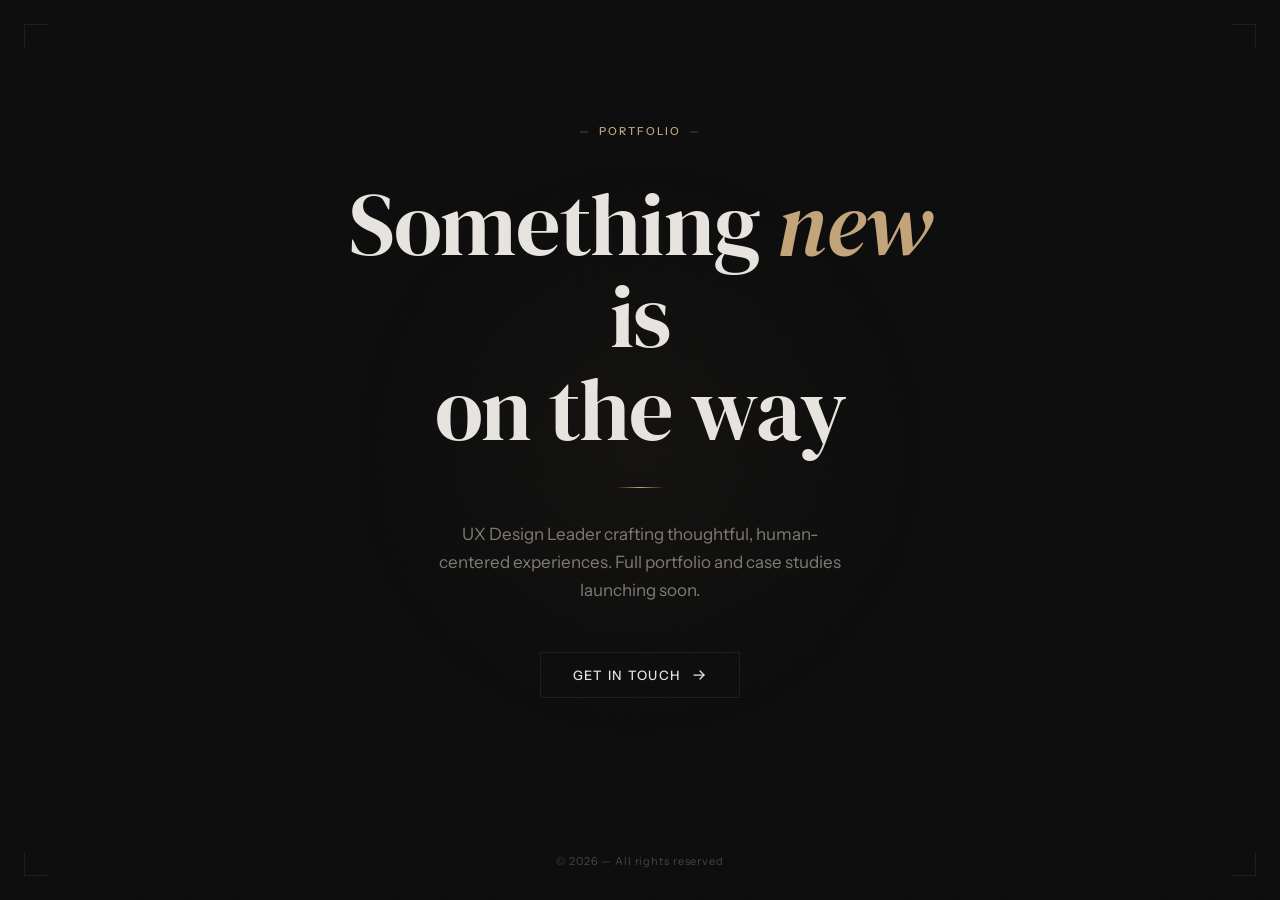
<file: index.html>
<!DOCTYPE html>
<html lang="en">
<head>
    <meta charset="UTF-8">
    <meta name="viewport" content="width=device-width, initial-scale=1.0">
    <title>Portfolio — Coming Soon</title>
    <meta name="description" content="UX Design Leader — Portfolio coming soon.">
    <meta property="og:title" content="Portfolio — Coming Soon">
    <meta property="og:description" content="UX Design Leader — Portfolio coming soon.">

    <link rel="preconnect" href="https://fonts.googleapis.com">
    <link rel="preconnect" href="https://fonts.gstatic.com" crossorigin>
    <link href="https://fonts.googleapis.com/css2?family=DM+Serif+Display:ital@0;1&family=Instrument+Sans:ital,wght@0,400;0,500;1,400&display=swap" rel="stylesheet">

    <style>
        :root {
            --color-bg: #0C0C0C;
            --color-surface: #141414;
            --color-text: #E8E4DF;
            --color-text-muted: #807A73;
            --color-accent: #C4A47A;
            --color-accent-dim: rgba(196, 164, 122, 0.12);
            --color-rule: rgba(228, 224, 219, 0.08);
            --font-display: 'DM Serif Display', Georgia, serif;
            --font-body: 'Instrument Sans', system-ui, sans-serif;
        }

        *, *::before, *::after {
            margin: 0;
            padding: 0;
            box-sizing: border-box;
        }

        html {
            font-size: 16px;
            -webkit-font-smoothing: antialiased;
            -moz-osx-font-smoothing: grayscale;
        }

        body {
            background-color: var(--color-bg);
            color: var(--color-text);
            font-family: var(--font-body);
            min-height: 100vh;
            display: flex;
            flex-direction: column;
            overflow-x: hidden;
        }

        /* Subtle grain texture overlay */
        body::before {
            content: '';
            position: fixed;
            inset: 0;
            opacity: 0.03;
            background-image: url("data:image/svg+xml,%3Csvg viewBox='0 0 256 256' xmlns='http://www.w3.org/2000/svg'%3E%3Cfilter id='noise'%3E%3CfeTurbulence type='fractalNoise' baseFrequency='0.9' numOctaves='4' stitchTiles='stitch'/%3E%3C/filter%3E%3Crect width='100%25' height='100%25' filter='url(%23noise)'/%3E%3C/svg%3E");
            background-size: 256px 256px;
            pointer-events: none;
            z-index: 100;
        }

        /* Layout */
        .page {
            flex: 1;
            display: flex;
            flex-direction: column;
            justify-content: center;
            align-items: center;
            padding: 3rem 2rem;
            position: relative;
        }

        /* Decorative corner marks */
        .corner-mark {
            position: fixed;
            width: 24px;
            height: 24px;
            border-color: var(--color-rule);
            border-style: solid;
            z-index: 10;
            opacity: 0;
            animation: cornerFade 1s ease-out 1.8s forwards;
        }
        .corner-mark--tl { top: 24px; left: 24px; border-width: 1px 0 0 1px; }
        .corner-mark--tr { top: 24px; right: 24px; border-width: 1px 1px 0 0; }
        .corner-mark--bl { bottom: 24px; left: 24px; border-width: 0 0 1px 1px; }
        .corner-mark--br { bottom: 24px; right: 24px; border-width: 0 1px 1px 0; }

        /* Main content */
        .content {
            text-align: center;
            max-width: 640px;
        }

        .label {
            font-family: var(--font-body);
            font-size: 0.6875rem;
            font-weight: 500;
            letter-spacing: 0.18em;
            text-transform: uppercase;
            color: var(--color-accent);
            margin-bottom: 2.5rem;
            opacity: 0;
            animation: fadeUp 0.8s ease-out 0.2s forwards;
        }

        .label::before,
        .label::after {
            content: '—';
            margin: 0 0.75em;
            opacity: 0.4;
        }

        .title {
            font-family: var(--font-display);
            font-size: clamp(2.75rem, 7vw, 5.5rem);
            font-weight: 400;
            line-height: 1.05;
            letter-spacing: -0.015em;
            color: var(--color-text);
            margin-bottom: 0.2em;
            opacity: 0;
            animation: fadeUp 0.8s ease-out 0.5s forwards;
        }

        .title em {
            font-style: italic;
            color: var(--color-accent);
        }

        .divider {
            width: 48px;
            height: 1px;
            background: linear-gradient(90deg, transparent, var(--color-accent), transparent);
            margin: 2rem auto;
            opacity: 0;
            animation: fadeUp 0.8s ease-out 0.8s forwards;
        }

        .subtitle {
            font-family: var(--font-body);
            font-size: 1.0625rem;
            font-weight: 400;
            line-height: 1.65;
            color: var(--color-text-muted);
            max-width: 420px;
            margin: 0 auto 3rem;
            opacity: 0;
            animation: fadeUp 0.8s ease-out 1s forwards;
        }

        /* Contact link */
        .contact {
            display: inline-flex;
            align-items: center;
            gap: 0.625rem;
            font-family: var(--font-body);
            font-size: 0.8125rem;
            font-weight: 500;
            letter-spacing: 0.1em;
            text-transform: uppercase;
            color: var(--color-text);
            text-decoration: none;
            padding: 0.875rem 2rem;
            border: 1px solid var(--color-rule);
            border-radius: 0;
            transition: all 0.4s ease;
            opacity: 0;
            animation: fadeUp 0.8s ease-out 1.2s forwards;
            position: relative;
            overflow: hidden;
        }

        .contact::before {
            content: '';
            position: absolute;
            inset: 0;
            background: var(--color-accent-dim);
            transform: scaleX(0);
            transform-origin: left;
            transition: transform 0.4s ease;
        }

        .contact:hover::before {
            transform: scaleX(1);
        }

        .contact:hover {
            border-color: var(--color-accent);
            color: var(--color-accent);
        }

        .contact span {
            position: relative;
            z-index: 1;
        }

        .contact-arrow {
            position: relative;
            z-index: 1;
            transition: transform 0.3s ease;
            width: 16px;
            height: 16px;
        }

        .contact:hover .contact-arrow {
            transform: translateX(3px);
        }

        /* Footer */
        .footer {
            padding: 2rem;
            text-align: center;
            opacity: 0;
            animation: fadeUp 0.8s ease-out 1.6s forwards;
        }

        .footer-text {
            font-family: var(--font-body);
            font-size: 0.6875rem;
            letter-spacing: 0.08em;
            color: var(--color-text-muted);
            opacity: 0.5;
        }

        /* Ambient glow */
        .glow {
            position: fixed;
            width: 600px;
            height: 600px;
            border-radius: 50%;
            background: radial-gradient(circle, rgba(196, 164, 122, 0.04) 0%, transparent 70%);
            top: 50%;
            left: 50%;
            transform: translate(-50%, -50%);
            pointer-events: none;
            z-index: 0;
            animation: breathe 8s ease-in-out infinite;
        }

        /* Animations */
        @keyframes fadeUp {
            from {
                opacity: 0;
                transform: translateY(16px);
            }
            to {
                opacity: 1;
                transform: translateY(0);
            }
        }

        @keyframes cornerFade {
            from { opacity: 0; }
            to { opacity: 1; }
        }

        @keyframes breathe {
            0%, 100% { opacity: 0.5; transform: translate(-50%, -50%) scale(1); }
            50% { opacity: 1; transform: translate(-50%, -50%) scale(1.1); }
        }

        /* Responsive */
        @media (max-width: 640px) {
            .page { padding: 2rem 1.5rem; }
            .corner-mark { display: none; }
            .subtitle { font-size: 1rem; }
        }
    </style>
</head>
<body>

    <div class="glow"></div>

    <div class="corner-mark corner-mark--tl"></div>
    <div class="corner-mark corner-mark--tr"></div>
    <div class="corner-mark corner-mark--bl"></div>
    <div class="corner-mark corner-mark--br"></div>

    <main class="page">
        <div class="content">
            <p class="label">Portfolio</p>

            <h1 class="title">Something <em>new</em> is<br>on the way</h1>

            <div class="divider"></div>

            <p class="subtitle">
                UX Design Leader crafting thoughtful, human-centered experiences. Full portfolio and case studies launching soon.
            </p>

            <a href="https://www.linkedin.com/in/jeffstevenson/" target="_blank" rel="noopener noreferrer" class="contact">
                <span>Get in Touch</span>
                <svg class="contact-arrow" viewBox="0 0 16 16" fill="none" stroke="currentColor" stroke-width="1.25" stroke-linecap="round" stroke-linejoin="round">
                    <line x1="3" y1="8" x2="13" y2="8"/>
                    <polyline points="9,4 13,8 9,12"/>
                </svg>
            </a>
        </div>
    </main>

    <footer class="footer">
        <p class="footer-text">© 2026 — All rights reserved</p>
    </footer>

</body>
</html>
</file>
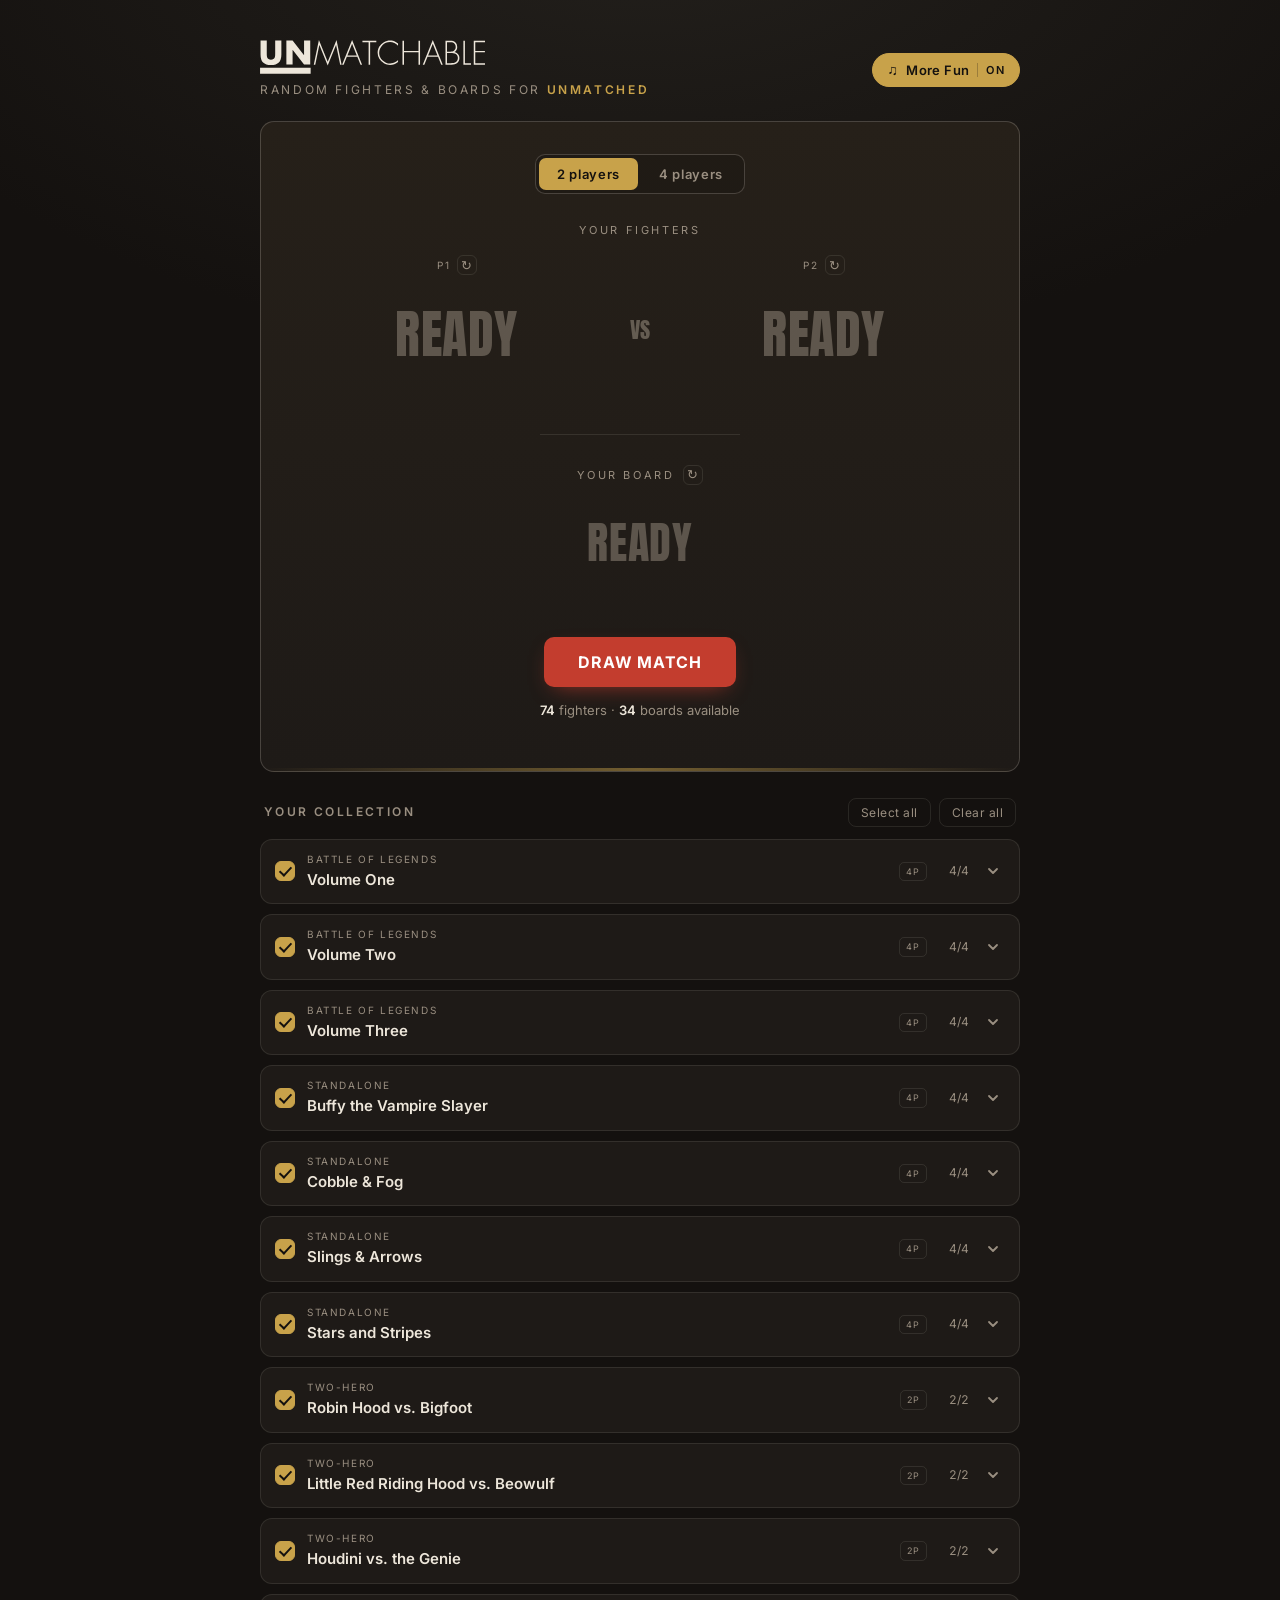
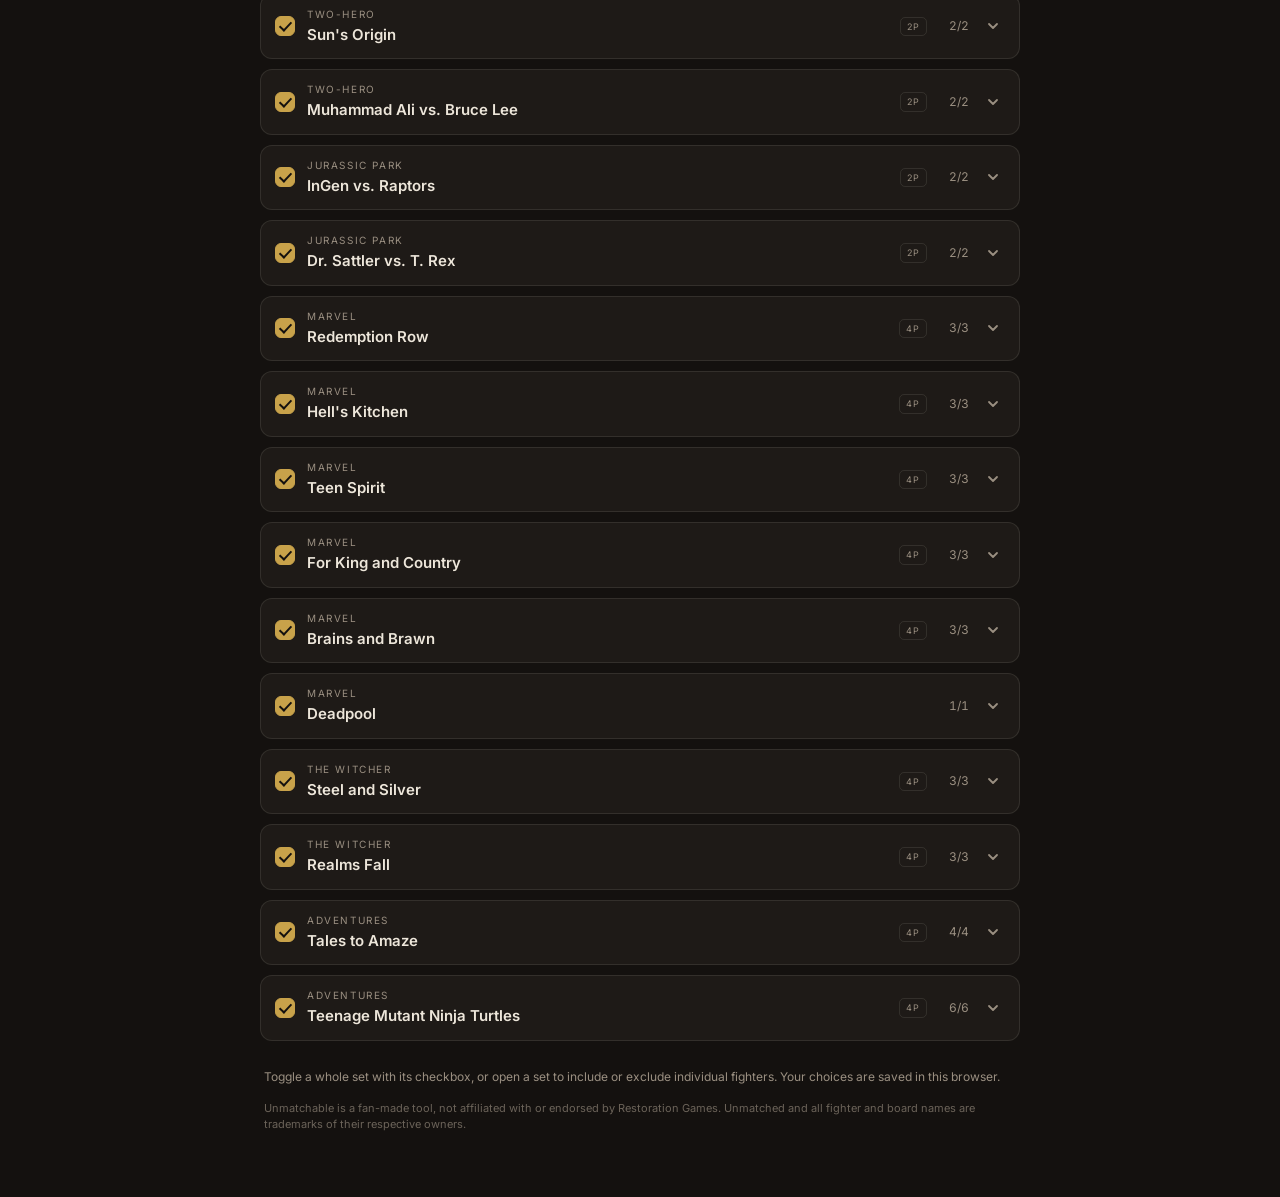
<file: projects/unmatchable/index.html>
<!DOCTYPE html>
<html lang="en">
<head>
<meta charset="UTF-8">
<meta name="viewport" content="width=device-width, initial-scale=1, viewport-fit=cover">
<title>Unmatchable — random fighters &amp; boards for Unmatched</title>
<meta name="description" content="A random fighter-and-board picker for the game Unmatched: draw a matchup for 2 or 4 players, with optional spoken announcements.">
<!-- Open Graph / Twitter share card -->
<meta property="og:type" content="website">
<meta property="og:title" content="Unmatchable">
<meta property="og:description" content="Random fighters & boards for Unmatched — for 2 or 4 players.">
<meta property="og:image" content="https://jeffstevenson.pro/projects/unmatchable/unmatchable-og.png">
<meta property="og:url" content="https://jeffstevenson.pro/projects/unmatchable/">
<meta name="twitter:card" content="summary_large_image">
<link rel="preconnect" href="https://fonts.googleapis.com">
<link rel="preconnect" href="https://fonts.gstatic.com" crossorigin>
<link href="https://fonts.googleapis.com/css2?family=Anton&family=Inter:wght@400;500;600;700&display=swap" rel="stylesheet">
<style>
  :root{
    --ink:#14110F; --panel:#1E1A17; --panel-2:#262019;
    --line:rgba(237,230,218,0.10); --line-strong:rgba(237,230,218,0.20);
    --cream:#EDE6DA; --muted:#9A8F81; --brass:#C8A24A; --flame:#C33D2E; --radius:14px;
  }
  *{box-sizing:border-box;}
  html,body{margin:0;padding:0;}
  body{
    background:radial-gradient(120% 90% at 50% -10%, #23201C 0%, var(--ink) 55%) fixed, var(--ink);
    color:var(--cream);
    font-family:"Inter",-apple-system,BlinkMacSystemFont,"Segoe UI",sans-serif;
    line-height:1.5;min-height:100vh;padding:clamp(16px,4vw,40px) clamp(14px,4vw,24px) 64px;
  }
  .wrap{max-width:760px;margin:0 auto;}

  .brand{display:flex;flex-direction:column;align-items:flex-start;gap:7px;margin-bottom:22px;}
  .topbar{display:flex;align-items:center;justify-content:space-between;gap:16px;flex-wrap:wrap;margin-bottom:22px;}
  .topbar .brand{margin-bottom:0;}
  .fun-toggle{display:inline-flex;align-items:center;gap:8px;cursor:pointer;background:var(--panel);
    border:1px solid var(--line-strong);border-radius:999px;color:var(--muted);font-family:inherit;
    font-size:13px;font-weight:600;letter-spacing:.03em;padding:8px 14px;
    transition:color .15s,border-color .15s,background .15s;}
  .fun-toggle:hover{color:var(--cream);border-color:var(--brass);}
  .fun-toggle .fun-ico{font-size:14px;line-height:1;}
  .fun-toggle .fun-state{font-size:11px;letter-spacing:.12em;text-transform:uppercase;color:var(--muted);border-left:1px solid var(--line);padding-left:8px;}
  .fun-toggle.on{background:var(--brass);color:var(--ink);border-color:var(--brass);}
  .fun-toggle.on .fun-ico,.fun-toggle.on .fun-state{color:var(--ink);}
  .fun-toggle.on .fun-state{border-left-color:rgba(20,17,15,.25);}
  .fun-toggle:focus-visible{outline:2px solid var(--brass);outline-offset:3px;}
  .reveal.spinning{opacity:.9;}
  .brand h1{margin:0;line-height:0;}
  .logo{display:block;height:clamp(22px,5.2vw,34px);width:auto;max-width:100%;color:var(--cream);transition:color .2s ease;}
  .logo:hover{color:var(--brass);}
  .brand .sub{font-size:12px;letter-spacing:.22em;text-transform:uppercase;color:var(--muted);}
  .brand .sub b{color:var(--brass);font-weight:600;}

  .stage{
    background:linear-gradient(180deg,var(--panel-2),var(--panel));
    border:1px solid var(--line-strong);border-radius:var(--radius);
    padding:clamp(20px,5vw,32px) clamp(16px,5vw,32px);
    text-align:center;position:relative;overflow:hidden;margin-bottom:26px;
  }
  .stage::before{content:"";position:absolute;left:0;right:0;bottom:0;height:3px;
    background:linear-gradient(90deg,transparent,var(--brass),transparent);opacity:.5;}

  /* Mode toggle */
  .mode-toggle{display:inline-flex;border:1px solid var(--line-strong);border-radius:10px;padding:3px;gap:3px;margin-bottom:22px;background:rgba(0,0,0,.15);}
  .mode-btn{
    background:transparent;color:var(--muted);border:none;border-radius:7px;cursor:pointer;
    font-family:inherit;font-size:13px;font-weight:600;letter-spacing:.05em;padding:8px 18px;
    transition:background .15s,color .15s;
  }
  .mode-btn:hover:not(.active):not(:disabled){color:var(--cream);}
  .mode-btn.active{background:var(--brass);color:var(--ink);}
  .mode-btn:disabled{opacity:.5;cursor:not-allowed;}
  .mode-btn:focus-visible{outline:2px solid var(--brass);outline-offset:2px;}

  .panel{padding:6px 0;}
  .eyebrow{font-size:11px;letter-spacing:.24em;text-transform:uppercase;color:var(--muted);margin-bottom:12px;}

  .reveal{margin:0;text-transform:uppercase;line-height:.98;color:var(--cream);overflow-wrap:break-word;-webkit-hyphens:auto;hyphens:auto;hyphenate-limit-chars:6 3 2;text-wrap:balance;font-family:"Anton",Impact,sans-serif;}
  .reveal.placeholder{color:var(--muted);opacity:.5;}
  .reveal.settling{animation:slam .32s cubic-bezier(.2,.9,.25,1);}
  @keyframes slam{0%{transform:scale(1.16);filter:blur(6px);opacity:.2;}100%{transform:scale(1);filter:blur(0);opacity:1;}}
  .reveal-set{margin-top:8px;min-height:1.1em;font-size:11px;letter-spacing:.12em;text-transform:uppercase;color:var(--brass);}
  .reveal-set .unv{color:var(--muted);}
  .reveal-set .unv::before{content:"·";margin:0 6px;color:var(--line-strong);}

  /* Fighter slots */
  .fighters{margin:0 auto;}
  .fighters.p2{display:grid;grid-template-columns:1fr auto 1fr;align-items:center;gap:6px;}
  .fighters.p4{display:grid;grid-template-columns:repeat(2,minmax(0,1fr));gap:18px 12px;max-width:600px;}
  .fighter-slot{min-width:0;text-align:center;}
  .slot-label{display:inline-flex;align-items:center;gap:6px;justify-content:center;font-size:10px;letter-spacing:.2em;text-transform:uppercase;color:var(--muted);margin-bottom:6px;}
  .eyebrow-row{display:inline-flex;align-items:center;gap:8px;justify-content:center;}
  .mini-reroll{display:inline-flex;align-items:center;justify-content:center;width:20px;height:20px;padding:0;border-radius:6px;background:transparent;color:var(--muted);border:1px solid var(--line);font-size:13px;line-height:1;letter-spacing:normal;cursor:pointer;transition:color .15s,border-color .15s,background .15s,transform .08s;}
  .mini-reroll:hover:not(:disabled){color:var(--cream);border-color:var(--line-strong);}
  .mini-reroll:active:not(:disabled){transform:scale(.9);}
  .mini-reroll:disabled{opacity:.35;cursor:not-allowed;}
  .mini-reroll:focus-visible{outline:2px solid var(--brass);outline-offset:2px;}
  .fighter-name{display:flex;align-items:center;justify-content:center;text-align:center;line-height:1.02;min-height:2.05em;}
  .fighters.p2 .fighter-name{font-size:clamp(28px,7.5vw,52px);letter-spacing:.01em;}
  .fighters.p4 .fighter-name{font-size:clamp(21px,5vw,34px);letter-spacing:.01em;}
  .fighters.p4 .reveal-set{font-size:10px;}
  .vs{font-family:"Anton",Impact,sans-serif;text-transform:uppercase;color:var(--muted);opacity:.55;
    font-size:clamp(15px,3.5vw,22px);padding:0 4px;align-self:center;}

  .board .fighter-name{}
  .reveal-md{display:flex;align-items:center;justify-content:center;text-align:center;font-size:clamp(24px,6.5vw,44px);letter-spacing:.02em;line-height:1.02;min-height:2.05em;}

  .divider{height:1px;background:var(--line);margin:20px auto;max-width:200px;}

  .reroll{margin-top:14px;background:transparent;color:var(--muted);border:1px solid var(--line);border-radius:8px;
    font-family:inherit;font-size:12px;letter-spacing:.05em;padding:6px 14px;cursor:pointer;transition:color .15s,border-color .15s;}
  .reroll:hover:not(:disabled){color:var(--cream);border-color:var(--line-strong);}
  .reroll:disabled{opacity:.4;cursor:not-allowed;}

  .choose{margin-top:24px;display:inline-flex;align-items:center;justify-content:center;gap:10px;
    background:var(--flame);color:#fff;border:none;border-radius:10px;
    font-family:"Inter",sans-serif;font-size:16px;font-weight:700;letter-spacing:.06em;text-transform:uppercase;
    padding:15px 34px;cursor:pointer;transition:transform .08s ease, box-shadow .2s ease, background .2s ease;
    box-shadow:0 8px 22px -10px rgba(195,61,46,.8);}
  .choose:hover:not(:disabled){background:#d1442f;}
  .choose:active:not(:disabled){transform:translateY(1px) scale(.99);}
  .choose:disabled{background:var(--panel-2);color:var(--muted);box-shadow:none;cursor:not-allowed;border:1px solid var(--line);}

  .pool{margin-top:14px;font-size:13px;color:var(--muted);}
  .pool b{color:var(--cream);font-weight:600;}
  .hint{margin-top:6px;font-size:12px;color:var(--flame);min-height:1em;opacity:.9;}

  .col-head{display:flex;align-items:center;justify-content:space-between;gap:12px;margin:0 4px 12px;}
  .col-head h2{font-size:12px;letter-spacing:.2em;text-transform:uppercase;color:var(--muted);font-weight:600;margin:0;}
  .bulk{display:flex;gap:8px;}
  .bulk button{background:transparent;color:var(--muted);border:1px solid var(--line);border-radius:8px;
    font-size:12px;font-family:inherit;letter-spacing:.04em;padding:6px 12px;cursor:pointer;transition:color .15s,border-color .15s;}
  .bulk button:hover{color:var(--cream);border-color:var(--line-strong);}

  .set{background:var(--panel);border:1px solid var(--line);border-radius:12px;margin-bottom:10px;overflow:hidden;}
  .set-row{display:flex;align-items:center;gap:12px;padding:12px 14px;}
  .set-toggle{position:relative;display:inline-flex;flex:0 0 auto;}
  .set-name{flex:1 1 auto;min-width:0;display:flex;flex-direction:column;gap:2px;cursor:pointer;user-select:none;}
  .set-name .line{font-size:10px;letter-spacing:.16em;text-transform:uppercase;color:var(--muted);}
  .set-name .title{font-size:15px;font-weight:600;color:var(--cream);overflow:hidden;text-overflow:ellipsis;white-space:nowrap;}
  .set-meta{display:flex;align-items:center;gap:12px;flex:0 0 auto;}
  .seats{font-size:9px;letter-spacing:.12em;text-transform:uppercase;color:var(--muted);border:1px solid var(--line);border-radius:5px;padding:2px 6px;}
  .count{font-size:12px;color:var(--muted);font-variant-numeric:tabular-nums;min-width:30px;text-align:right;}
  .caret{color:var(--muted);border:none;background:none;cursor:pointer;padding:4px;display:inline-flex;transition:transform .2s ease,color .15s;}
  .caret:hover{color:var(--cream);}
  .set.open .caret{transform:rotate(180deg);}

  .set-body{display:none;padding:2px 14px 14px 46px;}
  .set.open .set-body{display:block;}
  .chars{display:flex;gap:8px 18px;flex-wrap:wrap;}
  .char{display:inline-flex;align-items:center;gap:8px;font-size:14px;color:var(--cream);cursor:pointer;user-select:none;padding:3px 0;}
  .char.off{color:var(--muted);}
  .maps-line{margin-top:12px;font-size:12px;color:var(--muted);line-height:1.5;}
  .maps-line .lbl{letter-spacing:.14em;text-transform:uppercase;color:var(--muted);opacity:.8;margin-right:8px;}
  .maps-line .m{color:var(--cream);}
  .maps-line .m.unv{color:var(--muted);font-style:italic;}

  input[type=checkbox]{appearance:none;-webkit-appearance:none;width:20px;height:20px;flex:0 0 auto;margin:0;
    border:1.5px solid var(--line-strong);border-radius:6px;background:transparent;cursor:pointer;position:relative;transition:background .12s,border-color .12s;}
  .char input[type=checkbox]{width:17px;height:17px;border-radius:5px;}
  input[type=checkbox]:hover{border-color:var(--brass);}
  input[type=checkbox]:checked{background:var(--brass);border-color:var(--brass);}
  input[type=checkbox]:checked::after{content:"";position:absolute;left:6px;top:2px;width:5px;height:10px;border:solid var(--ink);border-width:0 2.5px 2.5px 0;transform:rotate(43deg);}
  .char input[type=checkbox]:checked::after{left:5px;top:2px;height:9px;}
  input[type=checkbox]:indeterminate{background:var(--brass);border-color:var(--brass);}
  input[type=checkbox]:indeterminate::after{content:"";position:absolute;left:3px;top:8px;width:11px;height:2.5px;background:var(--ink);border:none;transform:none;border-radius:1px;}
  input[type=checkbox]:focus-visible{outline:2px solid var(--brass);outline-offset:3px;}
  .choose:focus-visible,.bulk button:focus-visible,.caret:focus-visible,.reroll:focus-visible,.set-name:focus-visible{outline:2px solid var(--brass);outline-offset:3px;border-radius:6px;}

  .foot{margin:26px 4px 0;font-size:12px;color:var(--muted);line-height:1.6;}
  .disclaimer{margin:14px 4px 0;font-size:11px;color:var(--muted);opacity:.65;line-height:1.5;}

  @media (prefers-reduced-motion: reduce){.reveal.settling{animation:none;}.caret,.choose{transition:none;}}
</style>
</head>
<body>
<div class="wrap">

  <header class="topbar">
    <div class="brand">
      <h1 class="wordmark"><svg class="logo" role="img" aria-label="Unmatchable" xmlns="http://www.w3.org/2000/svg" fill="currentColor" style="fill-rule:evenodd;clip-rule:evenodd;stroke-linejoin:round;stroke-miterlimit:2" viewBox="0 0 683 103"><path d="M407.297 609.812v96.094c0 5.156.428 10.43 1.284 15.821.857 5.39 3.426 10.273 7.707 14.648 4.282 4.375 11.047 7.93 20.296 10.664 9.248 2.734 22.265 4.102 39.049 4.102s29.715-1.368 38.792-4.102 15.843-6.289 20.296-10.664 7.107-9.258 7.964-14.648c.856-5.391 1.284-10.665 1.284-15.821v-96.094h100.192v102.422c0 27.5-13.787 47.578-41.361 60.235q-41.361 18.984-127.167 18.984c-57.204 0-99.679-6.328-127.424-18.984-27.746-12.657-41.618-32.735-41.618-60.235V609.812zM725.343 786.531V609.812h100.706l185.997 108.047V609.812h100.192v176.719h-100.192L826.049 678.484v108.047z" style="fill-rule:nonzero" transform="matrix(.186841 0 0 .4096 -55.61969504 -248.16944992)"/><path d="m378.791 785.348-17.3-146.256h-.261l-35.221 152.092-35.09-152.092h-.261l-17.3 146.256h-6.148l21.682-182.591 37.117 160.79 37.248-160.79 21.682 182.591zM451.26 727.212h-44.345l-13.539 58.136h-6.573l42.35-182.591 42.186 182.591h-6.573zm-2.42-10.529-19.687-85.315-19.818 85.315zM505.382 619.18v166.168h-6.442V619.18h-26.097v-10.529h58.669v10.529zM623.373 629.251V644.7c-3.881-8.316-8.939-15.039-15.174-20.17s-12.471-7.696-18.706-7.696c-6.192 0-12.073 2.165-17.643 6.494-5.57 4.33-10.487 10.3-14.749 17.91-4.262 7.611-7.587 16.346-9.974 26.207s-3.581 20.094-3.581 30.699c0 10.185 1.199 20.018 3.597 29.497 2.399 9.48 5.712 17.862 9.942 25.148 4.404 7.287 9.462 13.171 15.174 17.653s11.457 6.723 17.234 6.723c3.903 0 8.012-1.154 12.329-3.461q6.4755-3.462 12.198-9.642c3.815-4.12 6.933-8.736 9.353-13.847v15.449c-10.094 14.687-21.3 22.03-33.618 22.03-9.201 0-17.856-4.091-25.966-12.274q-12.165-12.273-19.425-33.159t-7.26-45.033c0-16.365 2.392-31.528 7.178-45.49 4.785-13.962 11.233-25.024 19.343-33.188 8.111-8.163 16.864-12.245 26.261-12.245 4.055 0 8.072.887 12.05 2.661 3.979 1.774 7.794 4.377 11.446 7.81 3.652 3.434 6.982 7.592 9.991 12.475M648.554 683.61h61.35v-74.959h6.442v176.697h-6.442v-91.152h-61.35v91.152h-6.41V608.651h6.41zM792.314 727.212h-44.345l-13.538 58.136h-6.574l42.35-182.591 42.186 182.591h-6.573zm-2.42-10.529-19.687-85.315-19.818 85.315zM830.347 699.346v75.473h15.403c4.796 0 8.748-.381 11.854-1.144 3.107-.763 6.034-2.651 8.781-5.665 6.606-7.782 9.909-18.253 9.909-31.414 0-6.714-.916-12.97-2.747-18.768-1.831-5.799-4.393-10.09-7.685-12.875-4.295-3.738-11.392-5.607-21.289-5.607zm19.425 86.002h-25.835V608.651h20.21c4.644 0 8.607.658 11.888 1.974s6.284 4.092 9.009 8.326c5.625 8.545 8.438 20.733 8.438 36.564 0 16.327-3.881 28.362-11.643 36.106 4.077 1.449 7.707 4.263 10.89 8.44s5.647 9.374 7.391 15.592 2.616 13.047 2.616 20.485c0 15.068-3.128 27.256-9.385 36.564-3.271 4.845-6.759 8.164-10.465 9.957-3.706 1.792-8.078 2.689-13.114 2.689M830.347 619.18v69.58h14.356c3.227 0 5.979-.41 8.258-1.23 2.278-.821 4.475-2.585 6.589-5.293 2.813-3.586 4.769-7.592 5.87-12.017s1.652-9.88 1.652-16.365c0-6.103-.687-11.711-2.06-16.822-1.374-5.112-3.456-9.194-6.247-12.246-2.289-2.517-4.741-4.081-7.358-4.692-2.616-.61-5.93-.915-9.941-.915zM906.021 608.651v166.168h25.736v10.529h-32.146V608.651zM991.603 619.18h-41.794v64.201h40.747v10.586h-40.747v80.852h41.794v10.529h-48.204V608.651h48.204z" style="fill-rule:nonzero" transform="matrix(.716688 0 0 .4096 -28.55912864 -246.88944992)"/><path d="M.16005664 84.23378624h153.28007072v18.24000128H.16005664z"/></svg></h1>
      <span class="sub">random fighters &amp; boards for <b>Unmatched</b></span>
    </div>
    <button id="funToggle" class="fun-toggle" type="button" role="switch" aria-checked="false" aria-label="More Fun: voice announcements">
      <span class="fun-ico" aria-hidden="true">&#9835;</span>
      <span class="fun-label">More&nbsp;Fun</span>
      <span class="fun-state" id="funState">Off</span>
    </button>
  </header>

  <div class="stage">
    <div class="mode-toggle" role="group" aria-label="Number of players">
      <button class="mode-btn" data-mode="2" type="button" aria-pressed="true">2 players</button>
      <button class="mode-btn" data-mode="4" type="button" aria-pressed="false">4 players</button>
    </div>

    <div class="panel">
      <div class="eyebrow">Your fighters</div>
      <div id="fighters" class="fighters p2"></div>
    </div>

    <div class="divider"></div>

    <div class="panel board">
      <div class="eyebrow eyebrow-row">
        <span>Your board</span>
        <button id="rerollBoard" class="mini-reroll" type="button" aria-label="Reroll board" title="Reroll board">&#8635;</button>
      </div>
      <div id="board" class="reveal reveal-md placeholder">Ready</div>
      <div id="boardSet" class="reveal-set"></div>
    </div>

    <button id="drawBtn" class="choose">Draw match</button>
    <div class="pool" id="pool"></div>
    <div class="hint" id="hint"></div>
  </div>

  <div class="col-head">
    <h2>Your collection</h2>
    <div class="bulk">
      <button id="allBtn" type="button">Select all</button>
      <button id="noneBtn" type="button">Clear all</button>
    </div>
  </div>

  <div id="sets"></div>

  <p class="foot">
    Toggle a whole set with its checkbox, or open a set to include or exclude individual fighters.
    Your choices are saved in this browser.
  </p>

  <p class="disclaimer">
    Unmatchable is a fan-made tool, not affiliated with or endorsed by Restoration Games.
    Unmatched and all fighter and board names are trademarks of their respective owners.
  </p>

</div>

<script>
/* ============================================================
   DATA — released Unmatched sets (Adventures co-op sets excluded).
   Board seating is derived from fighter count: a box with 3+ fighters
   ships four-player boards; a 2-fighter box is two-player only.
   (See setMax below — override there if a future set breaks the pattern.)
   ============================================================ */
const DATA = [
  { line:"Battle of Legends", name:"Volume One",   chars:["Medusa","Sinbad","Alice","King Arthur"],            maps:["Marmoreal","Sarpedon"] },
  { line:"Battle of Legends", name:"Volume Two",   chars:["Sun Wukong","Yennenga","Bloody Mary","Achilles"],   maps:["Hanging Gardens"] },
  { line:"Battle of Legends", name:"Volume Three", chars:["Blackbeard","Chupacabra","Pandora","Loki"],         maps:["Santa's Workshop","Venice"] },
  { line:"Standalone", name:"Buffy the Vampire Slayer", chars:["Buffy","Willow","Angel","Spike"],              maps:["Sunnydale High","The Bronze"] },
  { line:"Standalone", name:"Cobble & Fog",       chars:["Sherlock Holmes","Jekyll & Hyde","The Invisible Man","Dracula"], maps:["Baskerville Manor","Soho"] },
  { line:"Standalone", name:"Slings & Arrows",    chars:["Shakespeare","Titania","Hamlet","The Wayward Sisters"], maps:["Globe Theatre"] },
  { line:"Standalone", name:"Stars and Stripes",  chars:["George Washington","Rosie the Riveter","John Henry","Wyatt Earp"], maps:["White House","Alamo"] },
  { line:"Two-hero", name:"Robin Hood vs. Bigfoot", chars:["Robin Hood","Bigfoot"],                           maps:["Sherwood Forest","Yukon"] },
  { line:"Two-hero", name:"Little Red Riding Hood vs. Beowulf", chars:["Little Red Riding Hood","Beowulf"],    maps:["Heorot"] },
  { line:"Two-hero", name:"Houdini vs. the Genie", chars:["Houdini","The Genie"],                             maps:["King Solomon's Mines"] },
  { line:"Two-hero", name:"Sun's Origin",         chars:["Oda Nobunaga","Tomoe Gozen"],                        maps:["Azuchi Castle"] },
  { line:"Two-hero", name:"Muhammad Ali vs. Bruce Lee", chars:["Muhammad Ali","Bruce Lee"],                   maps:["Thrilla in Manila","Tsing Shang Monastery"] },
  { line:"Jurassic Park", name:"InGen vs. Raptors", chars:["Robert Muldoon","Raptors"],                       maps:["Raptor's Paddock"] },
  { line:"Jurassic Park", name:"Dr. Sattler vs. T. Rex", chars:["Dr. Sattler","T. Rex"],                      maps:["T. Rex Paddock"] },
  { line:"Marvel", name:"Redemption Row",         chars:["Luke Cage","Moon Knight","Ghost Rider"],             maps:["The Raft"] },
  { line:"Marvel", name:"Hell's Kitchen",         chars:["Daredevil","Elektra","Bullseye"],                    maps:["Hell's Kitchen"] },
  { line:"Marvel", name:"Teen Spirit",            chars:["Squirrel Girl","Ms. Marvel","Cloak & Dagger"],       maps:["Navy Pier"] },
  { line:"Marvel", name:"For King and Country",   chars:["Black Widow","Black Panther","Winter Soldier"],      maps:["Helicarrier"] },
  { line:"Marvel", name:"Brains and Brawn",       chars:["Spider-Man","Doctor Strange","She-Hulk"],            maps:["Sanctum Sanctorum"] },
  { line:"Marvel", name:"Deadpool",               chars:["Deadpool"],                                          maps:[] },
  { line:"The Witcher", name:"Steel and Silver",  chars:["Geralt","Ciri","The Ancient Leshen"],                maps:["Kaer Morhen","Fayrlund Forest"] },
  { line:"The Witcher", name:"Realms Fall",       chars:["Yennefer & Triss","Philippa","Eredin"],              maps:["Naglfar","Streets of Novigrad"] },
  { line:"Adventures", name:"Tales to Amaze",     chars:["Annie Christmas","Jill Trent","The Golden Bat","Nikola Tesla"], maps:["McMinnville","Point Pleasant"] },
  { line:"Adventures", name:"Teenage Mutant Ninja Turtles", chars:["Leonardo","Donatello","Michelangelo","Raphael","Shredder","Krang"], maps:["New York City","Technodrome"] },
];

/* Max players a set's boards seat. Rule: 3+ fighters -> 4-player boards; else 2. */
function setMax(set){ return set.chars.length >= 3 ? 4 : 2; }
function parseMap(s){ return s.charAt(0)==="?" ? {name:s.slice(1).trim(), verified:false} : {name:s, verified:true}; }

/* ---- Persistence (degrades to in-memory if storage is unavailable) ---- */
const KEY="unmatched-match-select-v1", KEY_MODE="unmatched-match-mode-v1";
function loadState(){ try{ const r=localStorage.getItem(KEY); return r?JSON.parse(r):null; }catch(e){ return null; } }
function saveState(){ try{ localStorage.setItem(KEY, JSON.stringify(enabled)); }catch(e){} }
function loadMode(){ try{ return parseInt(localStorage.getItem(KEY_MODE),10)===4?4:2; }catch(e){ return 2; } }
function saveMode(){ try{ localStorage.setItem(KEY_MODE,String(mode)); }catch(e){} }

let enabled = loadState() || {};
let mode = loadMode();
const KEY_FUN="unmatchable-morefun-v1";
function loadFun(){ try{ const v=localStorage.getItem(KEY_FUN); return v===null ? true : v==="1"; }catch(e){ return true; } }
function saveFun(){ try{ localStorage.setItem(KEY_FUN, moreFun?"1":"0"); }catch(e){} }
let moreFun = loadFun();
function isOn(s,c){ return enabled[s+":"+c] !== false; }
function setOn(s,c,v){ enabled[s+":"+c] = v; }
function setActive(si){ return DATA[si].chars.some((_,ci)=>isOn(si,ci)); }
function setLabel(set){ return (set.line==="Standalone"||set.line==="Two-hero") ? set.name : set.line+" · "+set.name; }

/* ---- Render collection ---- */
const setsEl = document.getElementById("sets");
DATA.forEach((set, si)=>{
  const card=document.createElement("div"); card.className="set"; card.dataset.si=si;
  const row=document.createElement("div"); row.className="set-row";

  const setBox=document.createElement("input"); setBox.type="checkbox"; setBox.className="set-toggle";
  setBox.setAttribute("aria-label","Include set "+set.name);
  setBox.addEventListener("change", ()=>{ set.chars.forEach((_,ci)=>setOn(si,ci,setBox.checked)); syncCard(si); updatePool(); saveState(); });

  const nameWrap=document.createElement("div"); nameWrap.className="set-name"; nameWrap.tabIndex=0; nameWrap.setAttribute("role","button");
  nameWrap.innerHTML='<span class="line">'+set.line+'</span><span class="title">'+set.name+'</span>';
  const toggleOpen=()=>card.classList.toggle("open");
  nameWrap.addEventListener("click", toggleOpen);
  nameWrap.addEventListener("keydown", e=>{ if(e.key==="Enter"||e.key===" "){e.preventDefault();toggleOpen();} });

  const meta=document.createElement("div"); meta.className="set-meta";
  if(set.maps.length){ const seats=document.createElement("span"); seats.className="seats"; seats.textContent=setMax(set)+"P"; seats.title=setMax(set)+"-player boards"; meta.append(seats); }
  const count=document.createElement("span"); count.className="count";
  const caret=document.createElement("button"); caret.className="caret"; caret.type="button"; caret.setAttribute("aria-label","Show contents of "+set.name);
  caret.innerHTML='<svg width="16" height="16" viewBox="0 0 16 16" fill="none"><path d="M4 6l4 4 4-4" stroke="currentColor" stroke-width="1.8" stroke-linecap="round" stroke-linejoin="round"/></svg>';
  caret.addEventListener("click", toggleOpen);
  meta.append(count, caret);
  row.append(setBox, nameWrap, meta);

  const body=document.createElement("div"); body.className="set-body";
  const chars=document.createElement("div"); chars.className="chars";
  set.chars.forEach((name, ci)=>{
    const label=document.createElement("label"); label.className="char"; label.dataset.ci=ci;
    const cb=document.createElement("input"); cb.type="checkbox"; cb.setAttribute("aria-label",name);
    cb.addEventListener("change", ()=>{ setOn(si,ci,cb.checked); syncCard(si); updatePool(); saveState(); });
    const span=document.createElement("span"); span.textContent=name;
    label.append(cb, span); chars.append(label);
  });
  body.append(chars);

  if(set.maps.length){
    const ml=document.createElement("div"); ml.className="maps-line";
    const parsed=set.maps.map(parseMap);
    ml.innerHTML='<span class="lbl">Boards ('+setMax(set)+'P)</span>' +
      parsed.map(m=>'<span class="m'+(m.verified?'':' unv')+'">'+m.name+'</span>').join('<span style="opacity:.4">&nbsp;·&nbsp;</span>');
    body.append(ml);
  }
  card.append(row, body); setsEl.append(card);
});

function syncCard(si){
  const set=DATA[si];
  const card=setsEl.querySelector('.set[data-si="'+si+'"]');
  const on=set.chars.reduce((n,_,ci)=>n+(isOn(si,ci)?1:0),0), total=set.chars.length;
  card.querySelector(".count").textContent=on+"/"+total;
  const box=card.querySelector(".set-toggle");
  box.checked=on===total; box.indeterminate=on>0&&on<total;
  card.querySelectorAll(".char").forEach(l=>{ const ci=+l.dataset.ci,o=isOn(si,ci); l.querySelector("input").checked=o; l.classList.toggle("off",!o); });
}

/* ---- Pools ---- */
function fighterPool(){ const out=[]; DATA.forEach((set,si)=>set.chars.forEach((name,ci)=>{ if(isOn(si,ci)) out.push({name, set:setLabel(set)}); })); return out; }
function boardPool(){ const out=[]; DATA.forEach((set,si)=>{ if(setActive(si) && setMax(set)>=mode) set.maps.forEach(m=>{ const p=parseMap(m); out.push({name:p.name, verified:p.verified, set:setLabel(set)}); }); }); return out; }

/* ---- Reveal / draw ---- */
const fightersEl=document.getElementById("fighters");
const boardEl=document.getElementById("board"), boardSetEl=document.getElementById("boardSet");
const poolEl=document.getElementById("pool"), hintEl=document.getElementById("hint"), drawBtn=document.getElementById("drawBtn");
const rerollBoard=document.getElementById("rerollBoard");
const modeBtns=[...document.querySelectorAll(".mode-btn")];
const reduceMotion=window.matchMedia("(prefers-reduced-motion: reduce)").matches;
let slotEls=[], lastBoard=null, currentFighters=[];

/* ===== More Fun: audio-announced sequential cascade ===================
   Tune the feel here. Cadence is gated on each clip's length; when a clip
   is missing the selector still locks and holds NO_AUDIO_BEAT before the
   next one, so this works today and gets richer as clips are added.       */
const SPIN_TICK=55, FIRST_SPIN=400, LEAD_IN=1400, GAP=100, NO_AUDIO_BEAT=700, MAX_CLIP_MS=4000, DECEL_TICKS=6;
const AUDIO_BASE="audio/";  /* production: host one mp3 per slug in this folder */
const EMBEDDED={};  /* production build: audio loads on demand from the AUDIO_BASE folder */
/* Slug rule: lowercase, & -> "and", drop ' and ., other runs -> "-". */
function slug(name){ return name.replace(/&/g,"and").replace(/['\u2019.]/g,"").replace(/[^A-Za-z0-9]+/g,"-").replace(/^-+|-+$/g,""); }
function audioSrc(name){ return EMBEDDED[name] || (AUDIO_BASE+slug(name)+".mp3"); }

const wait=ms=>new Promise(r=>setTimeout(r,ms));
let drawToken=0, activeSpins=[];
let actx=null, currentSource=null, lastPlay=0; const bufferCache=new Map();
const CTX_STALE_MS=15000;  /* rebuild the audio context if it sat idle this long (Safari long-tab fix) */
function newCtx(){ try{ return new (window.AudioContext||window.webkitAudioContext)(); }catch(e){ return null; } }
function ensureCtx(){ if(!actx){ actx=newCtx(); } return actx; }
/* Runs inside a user gesture. Resumes the context; if it went stale from a long idle
   (the "tab open too long" wedge), rebuilds a fresh one here in the gesture so it starts
   activated — the automatic equivalent of closing the tab and reopening in a new one. */
function unlockAudio(){
  const stale = actx && lastPlay>0 && (Date.now()-lastPlay)>CTX_STALE_MS;
  if(!actx || actx.state==="closed" || stale){
    if(actx){ try{ actx.close(); }catch(e){} }
    actx=newCtx(); bufferCache.clear();
  }
  if(actx && actx.state!=="running"){ actx.resume().catch(()=>{}); }
}
/* Release the audio session when leaving/backgrounding so a stale one can't linger across reloads. */
window.addEventListener("pagehide", ()=>{ if(actx){ try{ actx.close(); }catch(e){} actx=null; bufferCache.clear(); } });
function stopAudio(){ if(currentSource){ try{currentSource.stop();}catch(e){} currentSource=null; } }
function abortSequence(){ drawToken++; stopAudio(); activeSpins.forEach(s=>s.stop()); activeSpins=[]; }
function startSpin(el,pool){
  const base = el.classList.contains("fighter-name") ? "reveal fighter-name spinning" : "reveal reveal-md spinning";
  el.className=base;
  if(reduceMotion){ el.textContent="\u2026"; return { stop(){ el.classList.remove("spinning"); } }; }
  const id=setInterval(()=>{ el.textContent=pool[Math.floor(Math.random()*pool.length)].name; }, SPIN_TICK);
  return { stop(){ clearInterval(id); el.classList.remove("spinning"); } };
}
/* Ease-out slowdown before a selector locks (mirrors the off-mode feel). */
function decelerate(el, pool, land){
  if(reduceMotion || pool.length<2){ land(); return Promise.resolve(); }
  return new Promise(res=>{
    let t=0;
    (function step(){
      el.textContent = pool[Math.floor(Math.random()*pool.length)].name;
      t++;
      if(t<DECEL_TICKS) setTimeout(step, 55 + t*t*7);
      else { land(); res(); }
    })();
  });
}
function base64ToArrayBuffer(dataURI){
  const bin=atob(dataURI.split(",")[1]); const len=bin.length; const bytes=new Uint8Array(len);
  for(let i=0;i<len;i++) bytes[i]=bin.charCodeAt(i);
  return bytes.buffer;
}
const AUDIO_FETCH_TIMEOUT=6000;  /* give up on a stuck clip fetch after this; fall back to a silent beat */
async function fetchArrayBuffer(url){
  const ctrl = (typeof AbortController!=="undefined") ? new AbortController() : null;
  const timer = ctrl ? setTimeout(()=>ctrl.abort(), AUDIO_FETCH_TIMEOUT) : null;
  try{
    const r = await fetch(url, ctrl ? {signal:ctrl.signal} : undefined);
    if(!r.ok) throw new Error("http "+r.status);
    return await r.arrayBuffer();
  } finally { if(timer) clearTimeout(timer); }
}
/* Returns a cached promise for the decoded clip, so preloading and playback share one fetch.
   Failed/timed-out loads are dropped from the cache so a later draw can retry. */
function getBuffer(name){
  if(bufferCache.has(name)) return bufferCache.get(name);
  const p=(async()=>{
    const c=ensureCtx(); if(!c) return null;
    try{
      const src=audioSrc(name);
      const arr = src.startsWith("data:") ? base64ToArrayBuffer(src) : await fetchArrayBuffer(src);
      return await c.decodeAudioData(arr);
    }catch(e){ return null; }
  })();
  bufferCache.set(name,p);
  p.then(buf=>{ if(!buf) bufferCache.delete(name); }, ()=>bufferCache.delete(name));
  return p;
}
/* Play a clip and resolve when it ends; missing/blocked -> silent beat. */
async function announce(name, token){
  if(token!==drawToken) return;
  const c=ensureCtx();
  let buf=null; try{ buf=await getBuffer(name); }catch(e){ buf=null; }
  if(token!==drawToken) return;
  if(!c || !buf){ await wait(NO_AUDIO_BEAT); return; }
  if(c.state!=="running"){ try{ await c.resume(); }catch(e){} }
  await new Promise(res=>{
    let done=false; const fin=()=>{ if(!done){ done=true; res(); } };
    let node; try{ node=c.createBufferSource(); }catch(e){ return setTimeout(fin,NO_AUDIO_BEAT); }
    node.buffer=buf; node.connect(c.destination); currentSource=node; node.onended=fin;
    try{ node.start(); lastPlay=Date.now(); }catch(e){ return setTimeout(fin,NO_AUDIO_BEAT); }
    setTimeout(fin, Math.min(MAX_CLIP_MS, buf.duration*1000+400));
  });
}
function pickBoard(pool){
  let p=pool[Math.floor(Math.random()*pool.length)];
  if(pool.length>1 && lastBoard){ let g=0; while(p.name===lastBoard && g++<20) p=pool[Math.floor(Math.random()*pool.length)]; }
  lastBoard=p.name; return p;
}
async function drawMoreFun(){
  const fpool=fighterPool(); if(fpool.length<mode) return;
  const bpool=boardPool();
  abortSequence(); const token=drawToken;
  const fighters=sampleDistinct(fpool,mode);
  const board=bpool.length?pickBoard(bpool):null;
  /* Preload this draw's clips in parallel so they're ready before each selector locks. */
  fighters.forEach(fr=>getBuffer(fr.name));
  if(mode===2) getBuffer("Versus");
  if(board){ getBuffer("At"); getBuffer(board.name); }
  lock(true);
  slotEls.forEach(s=>{ s.set.textContent=""; });
  boardSetEl.textContent="";
  const spins=slotEls.map(s=>startSpin(s.name,fpool));
  const bspin=bpool.length?startSpin(boardEl,bpool):null;
  activeSpins=bspin?[...spins,bspin]:[...spins];
  if(!bpool.length){ boardEl.className="reveal reveal-md placeholder"; boardEl.textContent="No boards"; boardSetEl.textContent=(mode===4?"No four-player boards in active sets":"Active sets include no board"); }
  await wait(LEAD_IN);
  for(let i=0;i<mode;i++){
    if(token!==drawToken) return;
    spins[i].stop();
    await decelerate(slotEls[i].name, fpool, ()=>{ if(token===drawToken){ setFighterSlot(slotEls[i],fighters[i]); currentFighters[i]=fighters[i]; } });
    if(token!==drawToken) return;
    await announce(fighters[i].name, token);
    if(token!==drawToken) return;
    if(mode===2 && i===0){ await wait(GAP); await announce("Versus", token); if(token!==drawToken) return; }
    await wait(GAP);
  }
  if(board){
    if(token!==drawToken) return;
    await announce("At", token);
    if(token!==drawToken) return;
    await wait(GAP);
    bspin.stop();
    await decelerate(boardEl, bpool, ()=>{ if(token===drawToken) setBoard(board); });
    if(token!==drawToken) return;
    await announce(board.name, token);
  }
  if(token===drawToken){ stopAudio(); activeSpins=[]; lock(false); }
}

function renderSlots(m){
  fightersEl.className="fighters p"+m; fightersEl.innerHTML=""; slotEls=[]; currentFighters=new Array(m).fill(null);
  for(let i=0;i<m;i++){
    const slot=document.createElement("div"); slot.className="fighter-slot";
    const lbl=document.createElement("div"); lbl.className="slot-label";
    const tag=document.createElement("span"); tag.textContent="P"+(i+1);
    const rr=document.createElement("button"); rr.className="mini-reroll"; rr.type="button";
    rr.setAttribute("aria-label","Reroll player "+(i+1)); rr.title="Reroll this fighter"; rr.innerHTML="&#8635;";
    rr.addEventListener("click", ()=>rerollSlot(i));
    lbl.append(tag, rr);
    const name=document.createElement("div"); name.className="reveal fighter-name placeholder"; name.textContent="Ready";
    const setl=document.createElement("div"); setl.className="reveal-set";
    slot.append(lbl,name,setl); fightersEl.append(slot); slotEls.push({name,set:setl,reroll:rr});
    if(m===2 && i===0){ const vs=document.createElement("div"); vs.className="vs"; vs.textContent="vs"; fightersEl.append(vs); }
  }
}
function resetReveals(){
  slotEls.forEach(s=>{ s.name.textContent="Ready"; s.name.className="reveal fighter-name placeholder"; s.set.textContent=""; });
  currentFighters.fill(null);
  boardEl.textContent="Ready"; boardEl.className="reveal reveal-md placeholder"; boardSetEl.textContent=""; lastBoard=null;
}

function shuffle(el, pool, done){ let t=0; const total=11; (function spin(){ el.textContent=pool[Math.floor(Math.random()*pool.length)].name; t++; if(t<total) setTimeout(spin,40+t*14); else done(); })(); }
function sampleDistinct(pool,n){ const a=pool.slice(); for(let i=a.length-1;i>0;i--){ const j=Math.floor(Math.random()*(i+1)); [a[i],a[j]]=[a[j],a[i]]; } return a.slice(0,n); }

function setFighterSlot(slot,item){ slot.name.textContent=item.name; slot.name.className="reveal fighter-name"+(reduceMotion?"":" settling"); slot.set.textContent=item.set; }
function setBoard(item){ boardEl.textContent=item.name; boardEl.className="reveal reveal-md"+(reduceMotion?"":" settling"); boardSetEl.innerHTML=item.set+(item.verified===false?'<span class="unv">unverified</span>':""); }

function drawFighters(animate){
  const pool=fighterPool(); if(pool.length<mode) return Promise.resolve();
  const chosen=sampleDistinct(pool,mode);
  const proms=slotEls.map((slot,i)=>{
    const item=chosen[i]; currentFighters[i]=item;
    if(reduceMotion||!animate||pool.length<2){ setFighterSlot(slot,item); return Promise.resolve(); }
    slot.set.textContent=""; slot.name.className="reveal fighter-name";
    return new Promise(res=>shuffle(slot.name,pool,()=>{ setFighterSlot(slot,item); res(); }));
  });
  return Promise.all(proms);
}
/* Reroll a single slot: new fighter distinct from the others currently shown. */
async function rerollSlot(i){
  const pool=fighterPool(); if(pool.length<mode) return;
  const taken=currentFighters.filter((c,idx)=>c&&idx!==i).map(c=>c.name);
  const candidates=pool.filter(p=>!taken.includes(p.name));
  const cur=currentFighters[i]?currentFighters[i].name:null;
  let choice=candidates.filter(c=>c.name!==cur);
  if(!choice.length) choice=candidates;
  if(!choice.length) return;
  const chosen=choice[Math.floor(Math.random()*choice.length)];
  const slot=slotEls[i];
  gcEvent("reroll-fighter");
  if(moreFun){
    unlockAudio();
    abortSequence(); const token=drawToken;
    getBuffer(chosen.name);
    lock(true); slot.set.textContent="";
    const sp=startSpin(slot.name,pool); activeSpins=[sp];
    await wait(FIRST_SPIN);
    if(token!==drawToken) return;
    sp.stop();
    await decelerate(slot.name, pool, ()=>{ if(token===drawToken){ setFighterSlot(slot,chosen); currentFighters[i]=chosen; } });
    if(token!==drawToken) return;
    await announce(chosen.name, token);
    if(token===drawToken){ stopAudio(); activeSpins=[]; lock(false); }
    return;
  }
  lock(true);
  if(reduceMotion||pool.length<2){ setFighterSlot(slot,chosen); }
  else { slot.set.textContent=""; slot.name.className="reveal fighter-name";
    await new Promise(res=>shuffle(slot.name,pool,()=>{ setFighterSlot(slot,chosen); res(); })); }
  currentFighters[i]=chosen; lock(false);
}
function drawBoard(animate){
  const pool=boardPool();
  if(!pool.length){ boardEl.textContent="No boards"; boardEl.className="reveal reveal-md placeholder"; boardSetEl.textContent=(mode===4?"No four-player boards in active sets":"Active sets include no board"); return Promise.resolve(); }
  let p=pool[Math.floor(Math.random()*pool.length)];
  if(pool.length>1 && lastBoard){ let g=0; while(p.name===lastBoard && g++<20) p=pool[Math.floor(Math.random()*pool.length)]; }
  lastBoard=p.name;
  if(reduceMotion||!animate||pool.length<2){ setBoard(p); return Promise.resolve(); }
  boardSetEl.textContent=""; boardEl.className="reveal reveal-md";
  return new Promise(res=>shuffle(boardEl,pool,()=>{ setBoard(p); res(); }));
}

function lock(v){
  const f=fighterPool().length, b=boardPool().length;
  drawBtn.disabled=v||f<mode; rerollBoard.disabled=v||b===0;
  slotEls.forEach(s=>{ if(s.reroll) s.reroll.disabled=v||f<mode; });
  modeBtns.forEach(btn=>btn.disabled=v);
}

drawBtn.addEventListener("click", async ()=>{
  if(fighterPool().length<mode) return;
  unlockAudio(); gcEvent("draw");
  if(moreFun){ drawMoreFun(); return; }
  abortSequence(); lock(true); await Promise.all([drawFighters(true), drawBoard(true)]); lock(false);
});
rerollBoard.addEventListener("click", async ()=>{
  const bpool=boardPool(); if(bpool.length===0) return;
  unlockAudio(); gcEvent("reroll-board");
  if(moreFun){
    abortSequence(); const token=drawToken;
    const b=pickBoard(bpool); getBuffer(b.name);
    lock(true); boardSetEl.textContent="";
    const sp=startSpin(boardEl,bpool); activeSpins=[sp];
    await wait(FIRST_SPIN);
    if(token!==drawToken) return;
    sp.stop();
    await decelerate(boardEl, bpool, ()=>{ if(token===drawToken) setBoard(b); });
    if(token!==drawToken) return;
    await announce(b.name, token);
    if(token===drawToken){ stopAudio(); activeSpins=[]; lock(false); }
    return;
  }
  lock(true); await drawBoard(true); lock(false);
});

const funToggle=document.getElementById("funToggle"), funState=document.getElementById("funState");
function updateFunUI(){ funToggle.classList.toggle("on",moreFun); funToggle.setAttribute("aria-checked",String(moreFun)); funState.textContent=moreFun?"On":"Off"; }
funToggle.addEventListener("click", ()=>{ moreFun=!moreFun; saveFun(); if(moreFun){ unlockAudio(); gcEvent("more-fun-on"); } else { abortSequence(); lock(false); } updateFunUI(); });

/* GoatCounter custom event, guarded so it's silent until the script is live (i.e. when hosted). */
function gcEvent(name){ try{ if(window.goatcounter && window.goatcounter.count) window.goatcounter.count({path:name, title:name, event:true}); }catch(e){} }

function updatePool(){
  const f=fighterPool().length, b=boardPool().length;
  const bWord=mode===4?"four-player board":"board";
  poolEl.innerHTML="<b>"+f+"</b> fighter"+(f===1?"":"s")+" &middot; <b>"+b+"</b> "+bWord+(b===1?"":"s")+" available";
  const canDraw=f>=mode;
  drawBtn.disabled=!canDraw; rerollBoard.disabled=b===0;
  slotEls.forEach(s=>{ if(s.reroll) s.reroll.disabled=!canDraw; });
  hintEl.textContent = canDraw ? "" : "Turn on at least "+mode+" fighters for a "+mode+"-player match.";
}

function setMode(m){
  mode=m; saveMode();
  modeBtns.forEach(btn=>{ const on=+btn.dataset.mode===m; btn.classList.toggle("active",on); btn.setAttribute("aria-pressed",String(on)); });
  renderSlots(m); resetReveals(); updatePool();
}
modeBtns.forEach(btn=>btn.addEventListener("click", ()=>{ if(+btn.dataset.mode!==mode) setMode(+btn.dataset.mode); }));

document.getElementById("allBtn").addEventListener("click", ()=>{ DATA.forEach((set,si)=>set.chars.forEach((_,ci)=>setOn(si,ci,true))); DATA.forEach((_,si)=>syncCard(si)); updatePool(); saveState(); });
document.getElementById("noneBtn").addEventListener("click", ()=>{ DATA.forEach((set,si)=>set.chars.forEach((_,ci)=>setOn(si,ci,false))); DATA.forEach((_,si)=>syncCard(si)); updatePool(); saveState(); });

/* init */
DATA.forEach((_,si)=>syncCard(si));
updateFunUI();
setMode(mode);
</script>

<!-- Analytics: GoatCounter — privacy-friendly, no cookies, no personal data.
     Self-hosting? Point both URLs at your instance. -->
<script data-goatcounter="https://unmatchable.goatcounter.com/count"
        async src="//gc.zgo.at/count.js"></script>
</body>
</html>
</file>
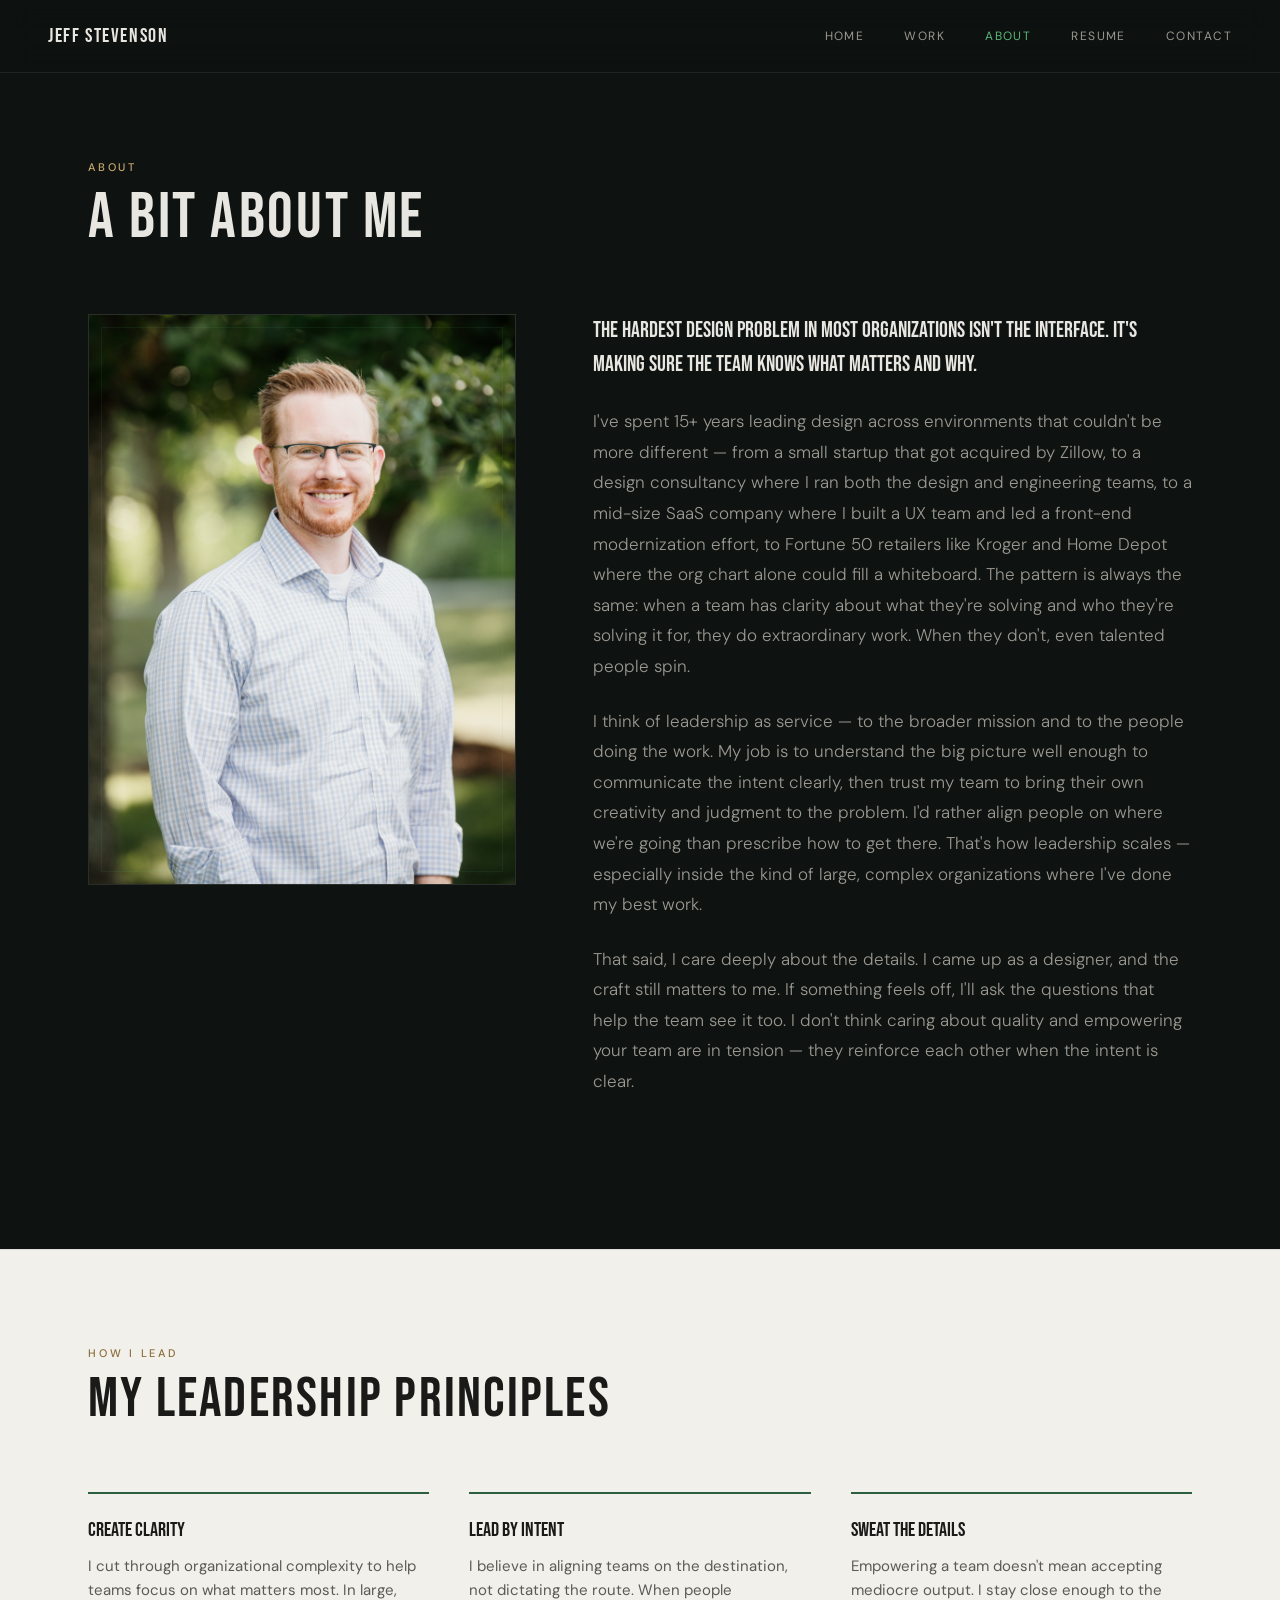
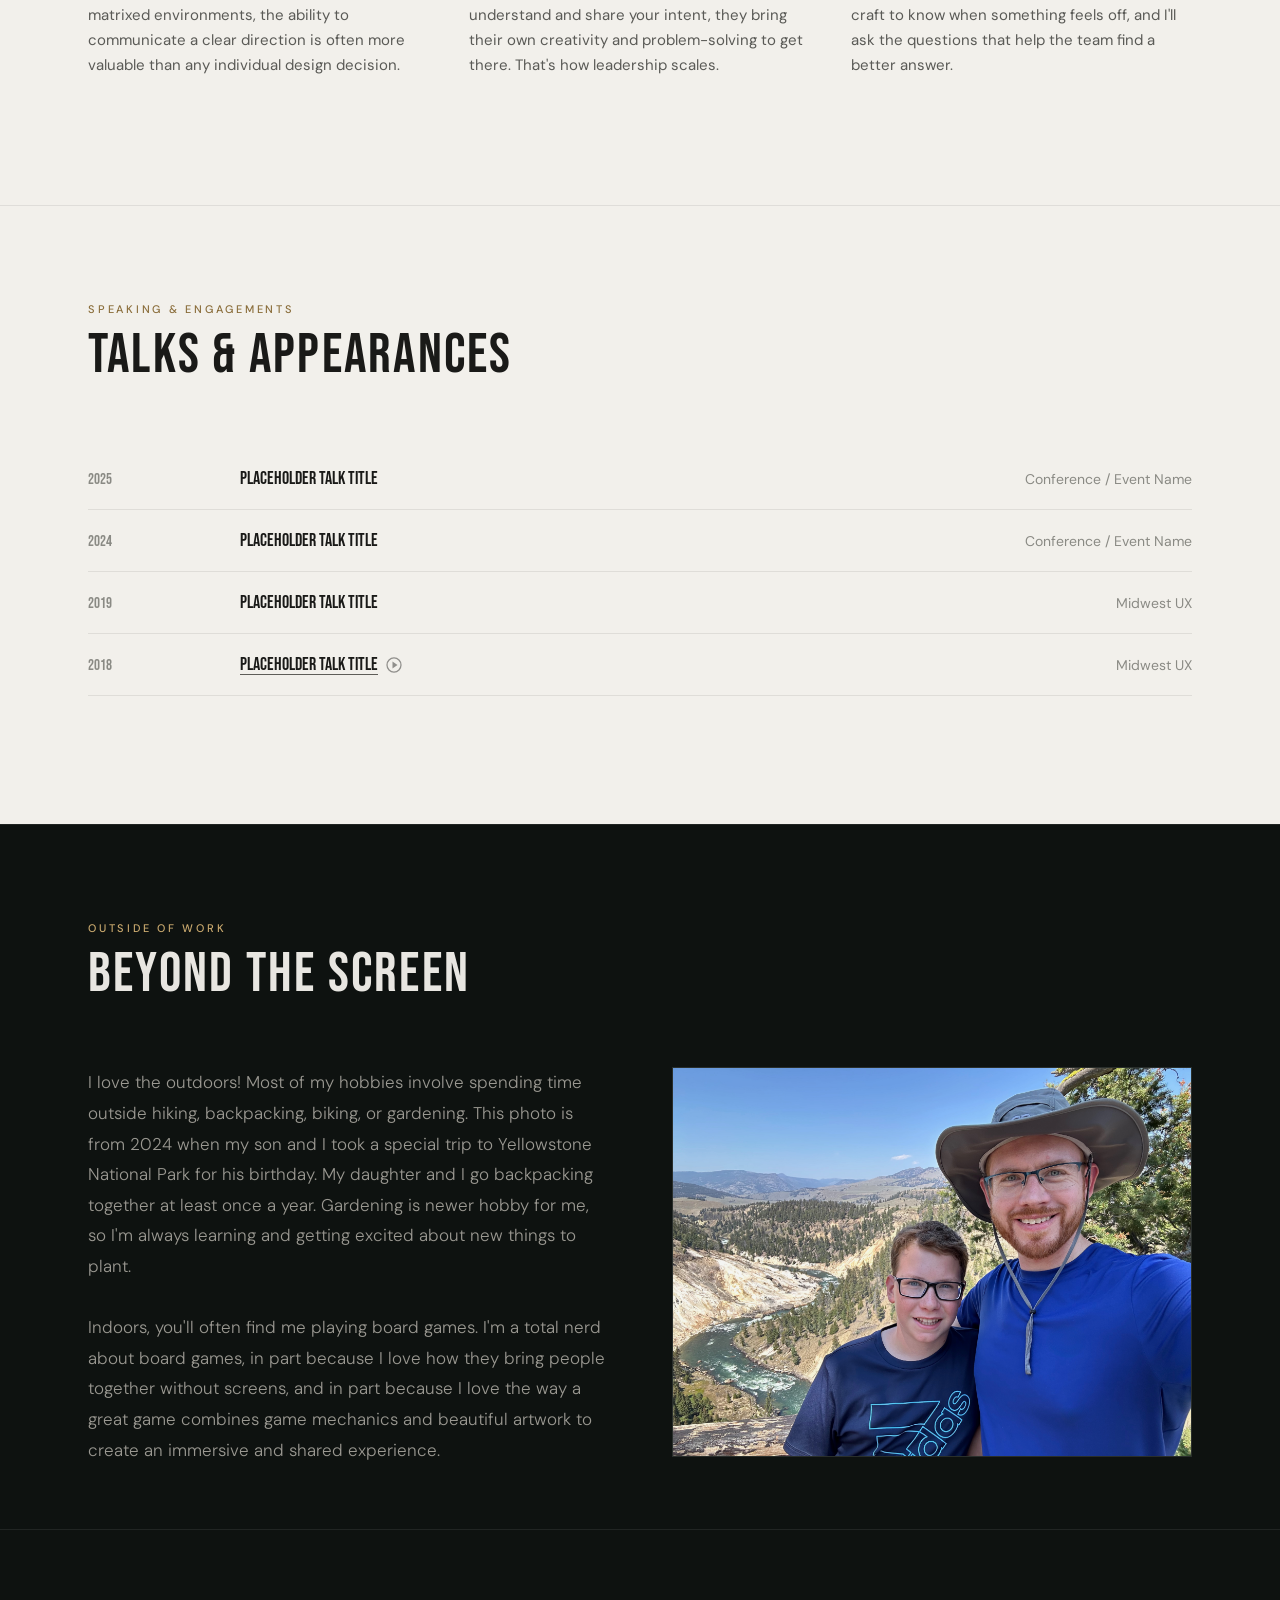
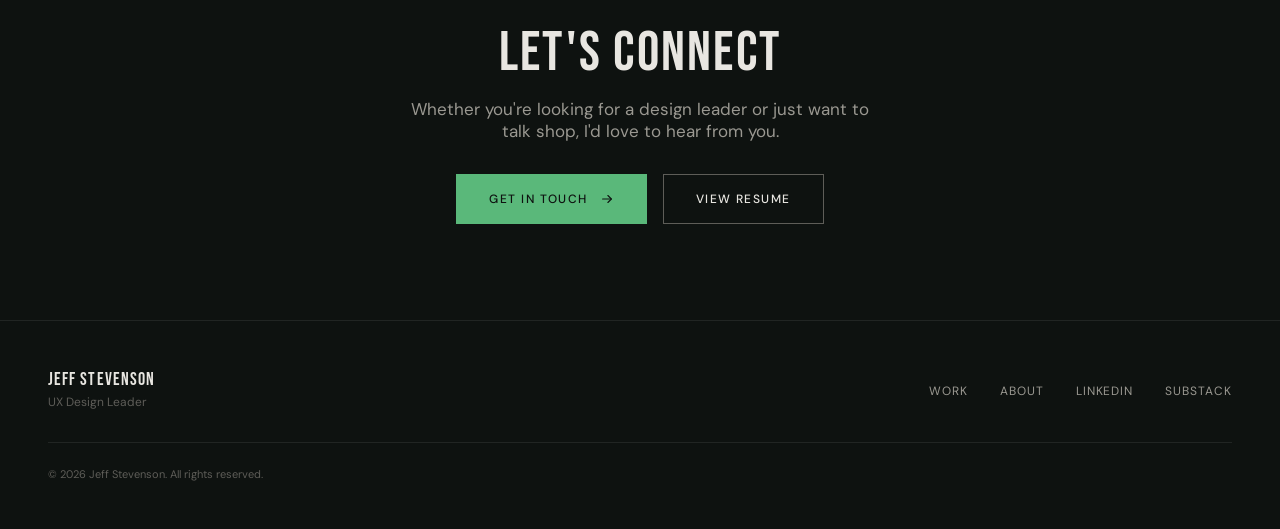
<file: about.html>
<!DOCTYPE html>
<html lang="en">
<head>
    <meta charset="UTF-8">
    <meta name="viewport" content="width=device-width, initial-scale=1.0">
    <title>About — Jeff Stevenson</title>
    <meta name="description" content="About Jeff Stevenson — UX Design Leader.">
        <link rel="preconnect" href="https://fonts.googleapis.com">
    <link rel="preconnect" href="https://fonts.gstatic.com" crossorigin>
    <link href="https://fonts.googleapis.com/css2?family=Bebas+Neue&family=Source+Serif+4:ital,opsz,wght@0,8..60,300;0,8..60,400;1,8..60,300;1,8..60,400&family=DM+Sans:ital,opsz,wght@0,9..40,300;0,9..40,400;0,9..40,500;1,9..40,300&display=swap" rel="stylesheet">
    
    <style>

        /* === DARK ALPINE DESIGN SYSTEM === */
        :root {
            --color-bg: #0e1210; --color-surface: #171c19; --color-surface-raised: #1e2622;
            --color-text: #e8e6e1; --color-text-secondary: #9a9891; --color-text-muted: #5e5d58;
            --color-accent: #5ab87a; --color-accent-dim: rgba(90,184,122,0.08);
            --color-accent-medium: rgba(90,184,122,0.3);
            --color-accent-warm: #c9a96e; --color-accent-light: #7dcea0;
            --color-rule: rgba(255,255,255,0.08); --color-rule-dark: rgba(255,255,255,0.12);
            --color-bg-alt: var(--color-surface);
            --font-display: 'Bebas Neue', Impact, sans-serif;
            --font-serif: 'Source Serif 4', Georgia, serif;
            --font-body: 'DM Sans', sans-serif;
            --nav-height: 64px;
            --space-md: 2rem; --space-lg: 4rem; --space-xl: 6rem; --space-2xl: 8rem;
            --max-width: 1200px;
        }
        * { margin: 0; padding: 0; box-sizing: border-box; }
        body { background: var(--color-bg); font-family: var(--font-body); color: var(--color-text); -webkit-font-smoothing: antialiased; }
        .container { max-width: 1200px; margin: 0 auto; padding: 0 clamp(1.5rem, 4vw, 3rem); }
        
        /* Accessibility */
        .skip-link { position: absolute; top: -100%; left: 1rem; z-index: 10000; padding: 0.75rem 1.25rem; background: var(--color-accent); color: #fff; font-family: var(--font-body); font-size: 0.875rem; font-weight: 500; border-radius: 0 0 8px 8px; text-decoration: none; transition: top 0.2s ease; }
        .skip-link:focus { top: 0; }
        :focus-visible { outline: 2px solid var(--color-accent); outline-offset: 3px; }
        .sr-only { position: absolute; width: 1px; height: 1px; padding: 0; margin: -1px; overflow: hidden; clip: rect(0,0,0,0); white-space: nowrap; border: 0; }

        /* Nav */
        .nav { display: flex; justify-content: space-between; align-items: center; padding: 1.5rem clamp(1.5rem, 4vw, 3rem); position: fixed; top: 0; left: 0; right: 0; z-index: 100; background: rgba(14,18,16,0.85); backdrop-filter: blur(16px); border-bottom: 1px solid var(--color-rule); }
        .nav-name { font-family: var(--font-display); font-size: 1.25rem; letter-spacing: 0.08em; text-transform: uppercase; }
        .nav-name a { color: var(--color-text); text-decoration: none; }
        .nav-links { display: flex; gap: 2.5rem; list-style: none; font-size: 0.75rem; font-weight: 400; letter-spacing: 0.12em; text-transform: uppercase; }
        .nav-links a { color: var(--color-text-secondary); text-decoration: none; transition: color 0.2s; }
        .nav-links a:hover, .nav-links a.active { color: var(--color-accent); }
        .nav-toggle { display: none; background: none; border: none; cursor: pointer; width: 28px; height: 20px; position: relative; padding: 0; }
        .nav-toggle span { display: block; width: 100%; height: 1.5px; background: var(--color-text); position: absolute; left: 0; transition: transform 0.3s ease, opacity 0.3s ease; }
        .nav-toggle span:nth-child(1) { top: 0; } .nav-toggle span:nth-child(2) { top: 50%; transform: translateY(-50%); } .nav-toggle span:nth-child(3) { bottom: 0; }
        .nav-toggle.active span:nth-child(1) { top: 50%; transform: translateY(-50%) rotate(45deg); } .nav-toggle.active span:nth-child(2) { opacity: 0; } .nav-toggle.active span:nth-child(3) { bottom: 50%; transform: translateY(50%) rotate(-45deg); }

        /* Buttons */
        .btn { display: inline-flex; align-items: center; gap: 0.75rem; font-family: var(--font-body); font-size: 0.75rem; font-weight: 500; letter-spacing: 0.12em; text-transform: uppercase; text-decoration: none; padding: 1rem 2rem; border: 1px solid var(--color-text-muted); color: var(--color-text); transition: all 0.3s ease; }
        .btn:hover { border-color: var(--color-accent); color: var(--color-accent); }
        .btn--primary { background: var(--color-accent); border-color: var(--color-accent); color: var(--color-bg); }
        .btn--primary:hover { background: var(--color-accent-warm); border-color: var(--color-accent-warm); color: var(--color-bg); }
        .btn-arrow { width: 14px; height: 14px; }
        .btn svg { width: 14px; height: 14px; }

        /* Section styles */
        .section-label { font-family: var(--font-body); font-size: 0.6875rem; font-weight: 500; letter-spacing: 0.25em; text-transform: uppercase; color: var(--color-accent-warm); margin-bottom: 0.75rem; }
        .section-heading { font-family: var(--font-display); font-size: clamp(2.5rem, 5vw, 3.5rem); font-weight: 400; letter-spacing: 0.04em; text-transform: uppercase; line-height: 1.0; }
        
        /* Footer */
        .footer { padding: 3rem clamp(1.5rem, 4vw, 3rem); border-top: 1px solid var(--color-rule); }
        .footer-inner { max-width: 1200px; margin: 0 auto; display: flex; justify-content: space-between; align-items: center; }
        .footer-name { font-family: var(--font-display); font-size: 1.125rem; letter-spacing: 0.06em; text-transform: uppercase; }
        .footer-tagline { font-size: 0.75rem; color: var(--color-text-muted); margin-top: 0.25rem; }
        .footer-links { display: flex; gap: 2rem; list-style: none; }
        .footer-links a { font-size: 0.75rem; letter-spacing: 0.08em; text-transform: uppercase; color: var(--color-text-secondary); text-decoration: none; transition: color 0.2s; }
        .footer-links a:hover { color: var(--color-accent); }
        .footer-bottom { max-width: 1200px; margin: 2rem auto 0; padding-top: 1.5rem; border-top: 1px solid var(--color-rule); }
        .footer-copyright { font-size: 0.6875rem; color: var(--color-text-muted); }

        /* Fade-in */
        .fade-in { opacity: 0; transform: translateY(28px); transition: opacity 0.8s cubic-bezier(0.16,1,0.3,1), transform 0.8s cubic-bezier(0.16,1,0.3,1); }
        .fade-in.visible { opacity: 1; transform: translateY(0); }
        .fade-in.delay-1 { transition-delay: 0.1s; } .fade-in.delay-2 { transition-delay: 0.2s; } .fade-in.delay-3 { transition-delay: 0.3s; } .fade-in.delay-4 { transition-delay: 0.4s; } .fade-in.delay-5 { transition-delay: 0.5s; }
        
        @media (prefers-reduced-motion: reduce) {
            *, *::before, *::after { animation-duration: 0.01ms !important; animation-delay: 0.01ms !important; transition-duration: 0.01ms !important; }
            .fade-in { opacity: 1 !important; transform: none !important; }
        }
        @media (max-width: 768px) {
            .nav-toggle { display: block; }
            .nav-links { display: none; flex-direction: column; position: absolute; top: 100%; left: 0; right: 0; background: rgba(14,18,16,0.95); backdrop-filter: blur(16px); padding: 1.5rem clamp(1.5rem,4vw,3rem) 2rem; gap: 1.25rem; border-bottom: 1px solid var(--color-rule); }
            .nav-links.open { display: flex; }
            .footer-inner { flex-direction: column; gap: 1.5rem; text-align: center; }
        }

        /* --- Accessibility --- */
        .skip-link {
            position: absolute;
            top: -100%;
            left: 1rem;
            z-index: 10000;
            padding: 0.75rem 1.25rem;
            background: var(--color-accent);
            color: #fff;
            font-family: var(--font-body);
            font-size: 0.875rem;
            font-weight: 500;
            border-radius: 0 0 8px 8px;
            text-decoration: none;
            transition: top 0.2s ease;
        }
        .skip-link:focus {
            top: 0;
        }

        :focus-visible {
            outline: 2px solid var(--color-accent);
            outline-offset: 3px;
        }

        .sr-only {
            position: absolute;
            width: 1px;
            height: 1px;
            padding: 0;
            margin: -1px;
            overflow: hidden;
            clip: rect(0, 0, 0, 0);
            white-space: nowrap;
            border: 0;
        }

        /* Light section palette */
        .section-light {
            --sl-bg: #f2f0eb; --sl-text: #1a1a18;
            --sl-text-secondary: #5a5a56; --sl-text-muted: #8a8a84;
            --sl-rule: rgba(0, 0, 0, 0.08); --sl-surface: #ffffff;
            background: var(--sl-bg); color: var(--sl-text);
        }
        .section-light .section-label { color: #8a6d3a; }
        .section-light .section-heading { color: var(--sl-text); }
        .section-light .skill-card { border-top-color: #2B5F3F; }
        .section-light .skill-card-title { color: var(--sl-text); }
        .section-light .skill-card-description { color: var(--sl-text-secondary); }
        .section-light .speaking-item { border-bottom-color: var(--sl-rule); }
        .section-light .speaking-year { color: var(--sl-text-muted); }
        .section-light .speaking-title { color: var(--sl-text); }
        .section-light .speaking-title-btn { color: var(--sl-text); }
        .section-light .speaking-title-btn:hover { color: #2B5F3F; }
        .section-light .speaking-venue { color: var(--sl-text-muted); }
        .section-light.about-skills { border-top-color: var(--sl-rule); }
        .section-light.speaking-section { border-top-color: var(--sl-rule); }

        @media (prefers-reduced-motion: reduce) {
            *, *::before, *::after {
                animation-duration: 0.01ms !important;
                animation-delay: 0.01ms !important;
                transition-duration: 0.01ms !important;
                scroll-behavior: auto !important;
            }
            .fade-in, .slide-in-left {
                opacity: 1 !important;
                transform: none !important;
            }
        }

        /* ============================================
           ABOUT PAGE STYLES
           ============================================ */
        .page-header {
            padding-top: calc(var(--nav-height) + var(--space-xl));
            padding-bottom: var(--space-lg);
        }

        .page-header .section-heading {
            font-size: clamp(2.5rem, 5vw, 4rem);
            opacity: 0;
            animation: fadeUp 0.7s ease 0.2s forwards;
        }

        /* About intro — two column */
        .about-intro {
            display: grid;
            grid-template-columns: 1fr 1.4fr;
            gap: clamp(3rem, 6vw, 5rem);
            padding-bottom: var(--space-2xl);
            align-items: start;
        }

        .about-photo {
            aspect-ratio: 3 / 4;
            background: var(--color-bg-alt);
            border: 1px solid var(--color-rule);
            display: flex;
            align-items: center;
            justify-content: center;
            position: relative;
            opacity: 0;
            animation: fadeUp 0.7s ease 0.3s forwards;
        }

        .about-photo::after {
            content: '';
            position: absolute;
            inset: 12px;
            border: 1px solid var(--color-accent-dim);
        }

        .about-photo-placeholder {
            font-family: var(--font-body);
            font-size: 0.75rem;
            letter-spacing: 0.1em;
            text-transform: uppercase;
            color: var(--color-text-muted);
        }

        .about-body {
            opacity: 0;
            animation: fadeUp 0.7s ease 0.4s forwards;
        }

        .about-body p {
            font-size: 1.0625rem;
            font-weight: 300;
            line-height: 1.8;
            color: var(--color-text-secondary);
            margin-bottom: 1.5rem;
        }

        .about-body p:first-of-type {
            font-family: var(--font-display);
            font-size: 1.375rem;
            font-weight: 400;
            line-height: 1.55;
            color: var(--color-text);
        }

        .about-body p strong {
            font-weight: 500;
            color: var(--color-text);
        }

        /* Skills / what I bring */
        .about-skills {
            padding: var(--space-xl) 0 var(--space-2xl);
            border-top: 1px solid var(--color-rule);
        }

        .skills-grid {
            display: grid;
            grid-template-columns: repeat(3, 1fr);
            gap: 2.5rem;
            margin-top: var(--space-lg);
        }

        .skill-card {
            padding-top: 1.5rem;
            border-top: 2px solid var(--color-accent);
        }

        .skill-card-title {
            font-family: var(--font-display);
            font-size: 1.25rem;
            font-weight: 400;
            margin-bottom: 0.75rem;
        }

        .skill-card-description {
            font-size: 0.9375rem;
            color: var(--color-text-secondary);
            line-height: 1.65;
        }

        /* Speaking / engagements */
        .speaking-section {
            padding: var(--space-xl) 0 var(--space-2xl);
            border-top: 1px solid var(--color-rule);
        }

        .speaking-list {
            margin-top: var(--space-lg);
            list-style: none;
        }

        .speaking-item {
            display: grid;
            grid-template-columns: 120px 1fr auto;
            gap: 2rem;
            align-items: baseline;
            padding: 1.25rem 0;
            border-bottom: 1px solid var(--color-rule);
        }

        .speaking-year {
            font-family: var(--font-display);
            font-size: 0.9375rem;
            color: var(--color-text-muted);
        }

        .speaking-title {
            font-family: var(--font-display);
            font-size: 1.125rem;
            font-weight: 400;
        }

        .speaking-venue {
            font-size: 0.875rem;
            color: var(--color-text-muted);
        }

        /* Personal note */
        .personal-section {
            padding: var(--space-xl) 0 var(--space-lg);
            border-top: 1px solid var(--color-rule);
        }

        .personal-content {
            display: grid;
            grid-template-columns: 1fr 1fr;
            gap: clamp(2rem, 5vw, 4rem);
            margin-top: var(--space-lg);
            align-items: start;
        }

        .personal-text {
            font-size: 1.0625rem;
            font-weight: 300;
            line-height: 1.8;
            color: var(--color-text-secondary);
        }

        .personal-photo {
            aspect-ratio: 4 / 3;
            background: var(--color-bg-alt);
            border: 1px solid var(--color-rule);
            display: flex;
            align-items: center;
            justify-content: center;
        }

        /* Speaking title as video link */
        .speaking-title-link {
            font-family: var(--font-display);
            font-size: 1.125rem;
            font-weight: 400;
            color: inherit;
            background: none;
            border: none;
            padding: 0;
            cursor: pointer;
            display: inline-flex;
            align-items: center;
            gap: 0.5rem;
            text-decoration: underline;
            text-underline-offset: 0.2em;
            text-decoration-thickness: 1px;
            text-decoration-color: var(--color-text-muted);
            transition: color 0.2s ease, text-decoration-color 0.2s ease;
        }
        .speaking-title-link:hover {
            color: var(--color-accent);
            text-decoration-color: var(--color-accent);
        }
        .speaking-title-link svg {
            flex-shrink: 0;
            opacity: 0.45;
            transition: opacity 0.2s ease;
        }
        .speaking-title-link:hover svg {
            opacity: 1;
        }

        /* Video modal overlay */
        .video-modal-overlay {
            position: fixed;
            inset: 0;
            z-index: 9999;
            display: none;
            align-items: center;
            justify-content: center;
            background: rgba(0, 0, 0, 0);
            backdrop-filter: blur(0px);
            opacity: 0;
            transition: opacity 0.35s ease, background 0.35s ease, backdrop-filter 0.35s ease;
        }
        .video-modal-overlay.is-open {
            display: flex;
        }
        .video-modal-overlay.is-visible {
            opacity: 1;
            background: rgba(0, 0, 0, 0.82);
            backdrop-filter: blur(12px);
        }

        .video-modal {
            position: relative;
            width: 90vw;
            max-width: 960px;
            transform: scale(0.92) translateY(20px);
            transition: transform 0.4s cubic-bezier(0.16, 1, 0.3, 1);
        }
        .video-modal-overlay.is-visible .video-modal {
            transform: scale(1) translateY(0);
        }

        .video-modal-close {
            position: absolute;
            top: -2.5rem;
            right: 0;
            background: none;
            border: none;
            color: rgba(255, 255, 255, 0.6);
            font-family: var(--font-body);
            font-size: 0.8125rem;
            letter-spacing: 0.08em;
            text-transform: uppercase;
            cursor: pointer;
            display: flex;
            align-items: center;
            gap: 0.4rem;
            transition: color 0.2s ease;
        }
        .video-modal-close:hover {
            color: rgba(255, 255, 255, 1);
        }

        .video-modal-player {
            position: relative;
            width: 100%;
            padding-bottom: 56.25%; /* 16:9 */
            background: #000;
            border-radius: 4px;
            overflow: hidden;
            box-shadow: 0 25px 80px rgba(0, 0, 0, 0.6);
        }
        .video-modal-player video {
            position: absolute;
            inset: 0;
            width: 100%;
            height: 100%;
            object-fit: contain;
        }

        /* CTA */
        .about-cta {
            padding: var(--space-xl) 0;
            text-align: center;
            border-top: 1px solid var(--color-rule);
        }

        .about-cta .section-heading {
            margin-bottom: 1rem;
        }

        .about-cta-description {
            font-size: 1.0625rem;
            color: var(--color-text-secondary);
            max-width: 480px;
            margin: 0 auto var(--space-md);
        }

        .about-cta-actions {
            display: flex;
            gap: 1rem;
            justify-content: center;
            flex-wrap: wrap;
        }

        @keyframes fadeUp {
            from { opacity: 0; transform: translateY(20px); }
            to { opacity: 1; transform: translateY(0); }
        }

        @media (max-width: 768px) {
            .about-intro { grid-template-columns: 1fr; }
            .about-photo { max-width: 320px; }
            .skills-grid { grid-template-columns: 1fr; }
            .speaking-item { grid-template-columns: 1fr; gap: 0.25rem; }
            .personal-content { grid-template-columns: 1fr; }
        }
    </style>
</head>
<body>

    <a href="#main" class="skip-link">Skip to content</a>

    <!-- Navigation -->
    <nav class="nav" aria-label="Main navigation">
        <div class="nav-name"><a href="index2.html">Jeff Stevenson</a></div>
        <button class="nav-toggle" aria-label="Toggle navigation" aria-expanded="false">
            <span></span><span></span><span></span>
        </button>
        <ul class="nav-links">
            <li><a href="index.html">Home</a></li>
            <li><a href="work.html">Work</a></li>
            <li><a href="about.html" class="active">About</a></li>
            <li><a href="resume.html">Resume</a></li>
            <li><a href="contact.html">Contact</a></li>
        </ul>
    </nav>

    <main id="main">

    <!-- Page Header -->
    <header class="page-header">
        <div class="container">
            <p class="section-label">About</p>
            <h1 class="section-heading">A bit about me</h1>
        </div>
    </header>

    <!-- About Intro -->
    <section>
        <div class="container">
            <div class="about-intro">
                <div class="about-photo">
                    <img src="Jeff-Stevenson-web.jpg" alt="Jeff Stevenson" style="width: 100%; height: 100%; object-fit: cover;">
                </div>
                <div class="about-body">
                    <p>
                        The hardest design problem in most organizations isn't the interface. 
                        It's making sure the team knows what matters and why.
                    </p>
                    <p>
                        I've spent 15+ years leading design across environments that couldn't 
                        be more different — from a small startup that got acquired by 
                        Zillow, to a design consultancy where I ran both the design and 
                        engineering teams, to a mid-size SaaS company where I built a UX team 
                        and led a front-end modernization effort, to Fortune 50 retailers like 
                        Kroger and Home Depot where the org chart alone could fill a whiteboard. 
                        The pattern is always the same: when a team has clarity about what 
                        they're solving and who they're solving it for, they do extraordinary 
                        work. When they don't, even talented people spin.
                    </p>
                    <p>
                        I think of leadership as service — to the broader mission and to the 
                        people doing the work. My job is to understand the big picture well 
                        enough to communicate the intent clearly, then trust my team to bring their 
                        own creativity and judgment to the problem. I'd rather align people on 
                        where we're going than prescribe how to get there. That's how leadership 
                        scales — especially inside the kind of large, complex organizations 
                        where I've done my best work.
                    </p>
                    <p>
                        That said, I care deeply about the details. I came up as a designer, 
                        and the craft still matters to me. If something feels off, I'll ask 
                        the questions that help the team see it too. I don't think caring about 
                        quality and empowering your team are in tension — they reinforce each 
                        other when the intent is clear.
                    </p>
                </div>
            </div>
        </div>
    </section>

    <!-- What I Bring -->
    <section class="about-skills section-light" aria-labelledby="skills-label skills-heading">
        <div class="container">
            <div class="fade-in">
                <p class="section-label" id="skills-label">How I Lead</p>
                <h2 class="section-heading" id="skills-heading">My leadership principles</h2>
            </div>

            <div class="skills-grid">
                <div class="skill-card fade-in delay-1">
                    <h3 class="skill-card-title">Create Clarity</h3>
                    <p class="skill-card-description">
                        I cut through organizational complexity to help teams focus on what 
                        matters most. In large, matrixed environments, the ability to 
                        communicate a clear direction is often more valuable than any 
                        individual design decision.
                    </p>
                </div>

                <div class="skill-card fade-in delay-2">
                    <h3 class="skill-card-title">Lead by Intent</h3>
                    <p class="skill-card-description">
                        I believe in aligning teams on the destination, not dictating the 
                        route. When people understand and share your intent, they bring their 
                        own creativity and problem-solving to get there. That's how leadership 
                        scales.
                    </p>
                </div>

                <div class="skill-card fade-in delay-3">
                    <h3 class="skill-card-title">Sweat the Details</h3>
                    <p class="skill-card-description">
                        Empowering a team doesn't mean accepting mediocre output. I stay close 
                        enough to the craft to know when something feels off, and I'll ask the 
                        questions that help the team find a better answer.
                    </p>
                </div>
            </div>
        </div>
    </section>

    <!-- Speaking & Engagements -->
    <section class="speaking-section section-light" aria-labelledby="speaking-label speaking-heading">
        <div class="container">
            <div class="fade-in">
                <p class="section-label" id="speaking-label">Speaking & Engagements</p>
                <h2 class="section-heading" id="speaking-heading">Talks & appearances</h2>
            </div>

            <ul class="speaking-list">
                <li class="speaking-item fade-in delay-1">
                    <span class="speaking-year">2025</span>
                    <span class="speaking-title">Placeholder Talk Title</span>
                    <span class="speaking-venue">Conference / Event Name</span>
                </li>
                <li class="speaking-item fade-in delay-2">
                    <span class="speaking-year">2024</span>
                    <span class="speaking-title">Placeholder Talk Title</span>
                    <span class="speaking-venue">Conference / Event Name</span>
                </li>
                <li class="speaking-item fade-in delay-3">
                    <span class="speaking-year">2019</span>
                    <span class="speaking-title">Placeholder Talk Title</span>
                    <span class="speaking-venue">Midwest UX</span>
                </li>
                <li class="speaking-item fade-in delay-4">
                    <span class="speaking-year">2018</span>
                    <button class="speaking-title-link" onclick="openVideoModal()" aria-label="Watch talk">
                        Placeholder Talk Title
                        <svg width="16" height="16" viewBox="0 0 16 16" fill="none"><circle cx="8" cy="8" r="7" stroke="currentColor" stroke-width="1.25"/><path d="M6.5 4.5L11.5 8L6.5 11.5V4.5Z" fill="currentColor"/></svg>
                    </button>
                    <span class="speaking-venue">Midwest UX</span>
                </li>
            </ul>
        </div>
    </section>

    <!-- Personal -->
    <section class="personal-section" aria-labelledby="personal-label personal-heading">
        <div class="container">
            <div class="fade-in">
                <p class="section-label" id="personal-label">Outside of Work</p>
                <h2 class="section-heading" id="personal-heading">Beyond the screen</h2>
            </div>

            <div class="personal-content fade-in delay-1">
                <p class="personal-text">
                I love the outdoors! Most of my hobbies involve spending time outside hiking, backpacking, biking, or gardening. This photo is from 2024 when my son and I took a special trip to Yellowstone National Park for his birthday. My daughter and I go backpacking together at least once a year. Gardening is newer hobby for me, so I'm always learning and getting excited about new things to plant.
                <br><br>
                    Indoors, you'll often find me playing board games. I'm a total nerd about board games, in part because I love how they bring people together without screens, and in part because I love the way a great game combines game mechanics and beautiful artwork to create an immersive and shared experience.
                </p>
            <div class="personal-photo">
                    <img src="Jeff-Stevenson-Yellowstone.jpeg" alt="Jeff Stevenson at Yellowstone" style="width: 100%; height: 100%; object-fit: cover;">
            </div>
            </div>
        </div>
    </section>

    <!-- CTA -->
    <section class="about-cta">
        <div class="container fade-in">
            <h2 class="section-heading">Let's connect</h2>
            <p class="about-cta-description">
                Whether you're looking for a design leader or just want to talk shop, 
                I'd love to hear from you.
            </p>
            <div class="about-cta-actions">
                <a href="https://www.linkedin.com/in/jeffstevenson/" target="_blank" rel="noopener noreferrer" class="btn btn--primary">
                    <span>Get in Touch</span> <span class="sr-only">(opens in new tab)</span>
                    <svg class="btn-arrow" viewBox="0 0 16 16" fill="none" stroke="currentColor" stroke-width="1.25" stroke-linecap="round" stroke-linejoin="round">
                        <line x1="3" y1="8" x2="13" y2="8"/><polyline points="9,4 13,8 9,12"/>
                    </svg>
                </a>
                <a href="resume.html" class="btn">
                    <span>View Resume</span>
                </a>
            </div>
        </div>
    </section>

    </main>

    <!-- Video Modal -->
    <div class="video-modal-overlay" id="videoModal" onclick="closeVideoModal(event)">
        <div class="video-modal">
            <button class="video-modal-close" onclick="closeVideoModal(event, true)">
                Close
                <svg width="12" height="12" viewBox="0 0 12 12" fill="none" stroke="currentColor" stroke-width="1.5" stroke-linecap="round">
                    <line x1="1" y1="1" x2="11" y2="11"/><line x1="11" y1="1" x2="1" y2="11"/>
                </svg>
            </button>
            <div class="video-modal-player">
                <iframe id="modalVideo" width="100%" height="100%" src="" frameborder="0" allow="accelerometer; autoplay; clipboard-write; encrypted-media; gyroscope; picture-in-picture" allowfullscreen style="position:absolute;inset:0;"></iframe>
            </div>
        </div>
    </div>

    <!-- Footer -->
    <footer class="footer">
        <div class="footer-inner">
            <div class="footer-left">
                <p class="footer-name">Jeff Stevenson</p>
                <p class="footer-tagline">UX Design Leader</p>
            </div>
            <ul class="footer-links">
                <li><a href="work.html">Work</a></li>
                <li><a href="about.html">About</a></li>
                <li><a href="https://www.linkedin.com/in/jeffstevenson/" target="_blank" rel="noopener noreferrer">LinkedIn <span class="sr-only">(opens in new tab)</span></a></li>
                <li><a href="#">Substack</a></li>
            </ul>
        </div>
        <div class="footer-bottom">
            <p class="footer-copyright">© 2026 Jeff Stevenson. All rights reserved.</p>
        </div>
    </footer>

    <script>
        let videoModalTrigger = null;
        const YOUTUBE_URL = 'https://www.youtube.com/embed/he83h5z5T2g?autoplay=1';

        function openVideoModal() {
            videoModalTrigger = document.activeElement;
            const overlay = document.getElementById('videoModal');
            const iframe = document.getElementById('modalVideo');
            iframe.src = YOUTUBE_URL;
            overlay.classList.add('is-open');
            document.body.style.overflow = 'hidden';
            requestAnimationFrame(() => {
                requestAnimationFrame(() => {
                    overlay.classList.add('is-visible');
                    overlay.querySelector('.video-modal-close').focus();
                });
            });
        }

        function closeVideoModal(e, forceClose) {
            const overlay = document.getElementById('videoModal');
            const iframe = document.getElementById('modalVideo');
            if (forceClose || e.target === overlay) {
                overlay.classList.remove('is-visible');
                document.body.style.overflow = '';
                overlay.addEventListener('transitionend', function handler() {
                    overlay.removeEventListener('transitionend', handler);
                    if (!overlay.classList.contains('is-visible')) {
                        overlay.classList.remove('is-open');
                        iframe.src = '';
                        if (videoModalTrigger) {
                            videoModalTrigger.focus();
                            videoModalTrigger = null;
                        }
                    }
                });
            }
        }

        // Focus trap + Escape for video modal
        document.addEventListener('keydown', function(e) {
            const overlay = document.getElementById('videoModal');
            if (!overlay.classList.contains('is-open')) return;

            if (e.key === 'Escape') {
                closeVideoModal(e, true);
                return;
            }

            if (e.key === 'Tab') {
                const modal = overlay.querySelector('.video-modal');
                const focusable = modal.querySelectorAll('button, iframe, [href], [tabindex]:not([tabindex="-1"])');
                const first = focusable[0];
                const last = focusable[focusable.length - 1];
                if (e.shiftKey && document.activeElement === first) {
                    e.preventDefault();
                    last.focus();
                } else if (!e.shiftKey && document.activeElement === last) {
                    e.preventDefault();
                    first.focus();
                }
            }
        });
    </script>
    <script src="scripts.js"></script>

    <script>
    (function(){var t=document.querySelector('.nav-toggle'),n=document.querySelector('.nav-links');if(t&&n){t.addEventListener('click',function(){n.classList.toggle('open');t.classList.toggle('active');t.setAttribute('aria-expanded',n.classList.contains('open'));});n.querySelectorAll('a').forEach(function(a){a.addEventListener('click',function(){n.classList.remove('open');t.classList.remove('active');t.setAttribute('aria-expanded','false');});});}
    var els=document.querySelectorAll('.fade-in');if('IntersectionObserver'in window&&!window.matchMedia('(prefers-reduced-motion:reduce)').matches){var obs=new IntersectionObserver(function(entries){entries.forEach(function(e){if(e.isIntersecting){e.target.classList.add('visible');obs.unobserve(e.target);}});},{threshold:0.12,rootMargin:'0px 0px -40px 0px'});els.forEach(function(el){obs.observe(el);});}else{els.forEach(function(el){el.classList.add('visible');});}})();
    </script>
</body>
</html>
</file>
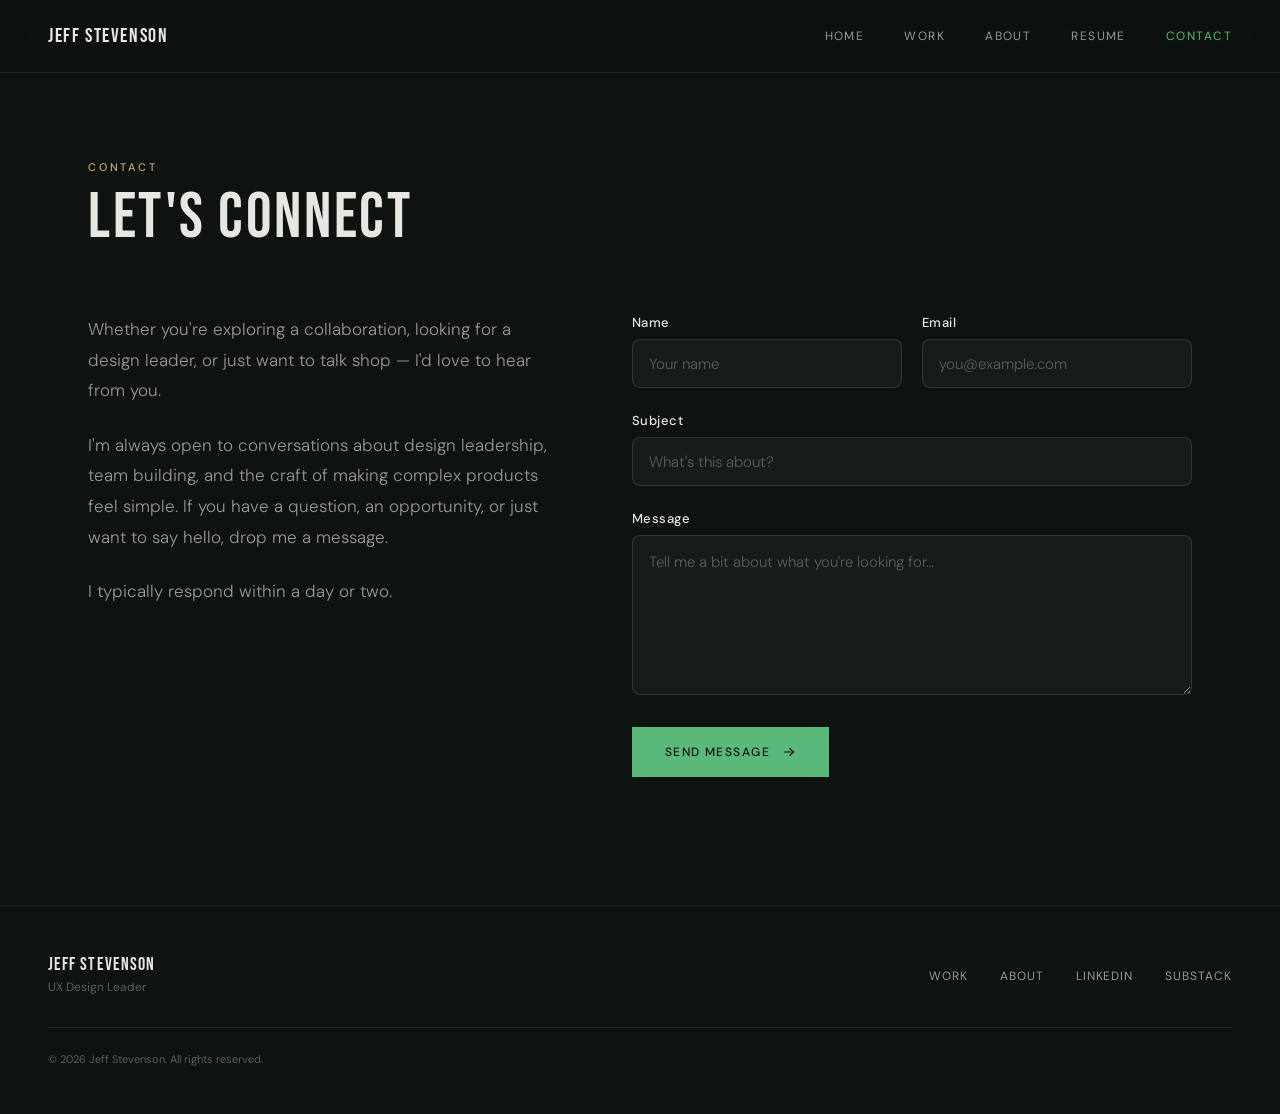
<file: contact.html>
<!DOCTYPE html>
<html lang="en">
<head>
    <meta charset="UTF-8">
    <meta name="viewport" content="width=device-width, initial-scale=1.0">
    <title>Contact — Jeff Stevenson</title>
    <meta name="description" content="Get in touch with Jeff Stevenson, UX Design Leader.">
        <link rel="preconnect" href="https://fonts.googleapis.com">
    <link rel="preconnect" href="https://fonts.gstatic.com" crossorigin>
    <link href="https://fonts.googleapis.com/css2?family=Bebas+Neue&family=Source+Serif+4:ital,opsz,wght@0,8..60,300;0,8..60,400;1,8..60,300;1,8..60,400&family=DM+Sans:ital,opsz,wght@0,9..40,300;0,9..40,400;0,9..40,500;1,9..40,300&display=swap" rel="stylesheet">
    
    <style>

        /* === DARK ALPINE DESIGN SYSTEM === */
        :root {
            --color-bg: #0e1210; --color-surface: #171c19; --color-surface-raised: #1e2622;
            --color-text: #e8e6e1; --color-text-secondary: #9a9891; --color-text-muted: #5e5d58;
            --color-accent: #5ab87a; --color-accent-dim: rgba(90,184,122,0.08);
            --color-accent-medium: rgba(90,184,122,0.3);
            --color-accent-warm: #c9a96e; --color-accent-light: #7dcea0;
            --color-rule: rgba(255,255,255,0.08); --color-rule-dark: rgba(255,255,255,0.12);
            --color-bg-alt: var(--color-surface);
            --font-display: 'Bebas Neue', Impact, sans-serif;
            --font-serif: 'Source Serif 4', Georgia, serif;
            --font-body: 'DM Sans', sans-serif;
            --nav-height: 64px;
            --space-md: 2rem; --space-lg: 4rem; --space-xl: 6rem; --space-2xl: 8rem;
            --max-width: 1200px;
        }
        * { margin: 0; padding: 0; box-sizing: border-box; }
        body { background: var(--color-bg); font-family: var(--font-body); color: var(--color-text); -webkit-font-smoothing: antialiased; }
        .container { max-width: 1200px; margin: 0 auto; padding: 0 clamp(1.5rem, 4vw, 3rem); }
        
        /* Accessibility */
        .skip-link { position: absolute; top: -100%; left: 1rem; z-index: 10000; padding: 0.75rem 1.25rem; background: var(--color-accent); color: #fff; font-family: var(--font-body); font-size: 0.875rem; font-weight: 500; border-radius: 0 0 8px 8px; text-decoration: none; transition: top 0.2s ease; }
        .skip-link:focus { top: 0; }
        :focus-visible { outline: 2px solid var(--color-accent); outline-offset: 3px; }
        .sr-only { position: absolute; width: 1px; height: 1px; padding: 0; margin: -1px; overflow: hidden; clip: rect(0,0,0,0); white-space: nowrap; border: 0; }

        /* Nav */
        .nav { display: flex; justify-content: space-between; align-items: center; padding: 1.5rem clamp(1.5rem, 4vw, 3rem); position: fixed; top: 0; left: 0; right: 0; z-index: 100; background: rgba(14,18,16,0.85); backdrop-filter: blur(16px); border-bottom: 1px solid var(--color-rule); }
        .nav-name { font-family: var(--font-display); font-size: 1.25rem; letter-spacing: 0.08em; text-transform: uppercase; }
        .nav-name a { color: var(--color-text); text-decoration: none; }
        .nav-links { display: flex; gap: 2.5rem; list-style: none; font-size: 0.75rem; font-weight: 400; letter-spacing: 0.12em; text-transform: uppercase; }
        .nav-links a { color: var(--color-text-secondary); text-decoration: none; transition: color 0.2s; }
        .nav-links a:hover, .nav-links a.active { color: var(--color-accent); }
        .nav-toggle { display: none; background: none; border: none; cursor: pointer; width: 28px; height: 20px; position: relative; padding: 0; }
        .nav-toggle span { display: block; width: 100%; height: 1.5px; background: var(--color-text); position: absolute; left: 0; transition: transform 0.3s ease, opacity 0.3s ease; }
        .nav-toggle span:nth-child(1) { top: 0; } .nav-toggle span:nth-child(2) { top: 50%; transform: translateY(-50%); } .nav-toggle span:nth-child(3) { bottom: 0; }
        .nav-toggle.active span:nth-child(1) { top: 50%; transform: translateY(-50%) rotate(45deg); } .nav-toggle.active span:nth-child(2) { opacity: 0; } .nav-toggle.active span:nth-child(3) { bottom: 50%; transform: translateY(50%) rotate(-45deg); }

        /* Buttons */
        .btn { display: inline-flex; align-items: center; gap: 0.75rem; font-family: var(--font-body); font-size: 0.75rem; font-weight: 500; letter-spacing: 0.12em; text-transform: uppercase; text-decoration: none; padding: 1rem 2rem; border: 1px solid var(--color-text-muted); color: var(--color-text); transition: all 0.3s ease; }
        .btn:hover { border-color: var(--color-accent); color: var(--color-accent); }
        .btn--primary { background: var(--color-accent); border-color: var(--color-accent); color: var(--color-bg); }
        .btn--primary:hover { background: var(--color-accent-warm); border-color: var(--color-accent-warm); color: var(--color-bg); }
        .btn-arrow { width: 14px; height: 14px; }
        .btn svg { width: 14px; height: 14px; }

        /* Section styles */
        .section-label { font-family: var(--font-body); font-size: 0.6875rem; font-weight: 500; letter-spacing: 0.25em; text-transform: uppercase; color: var(--color-accent-warm); margin-bottom: 0.75rem; }
        .section-heading { font-family: var(--font-display); font-size: clamp(2.5rem, 5vw, 3.5rem); font-weight: 400; letter-spacing: 0.04em; text-transform: uppercase; line-height: 1.0; }
        
        /* Footer */
        .footer { padding: 3rem clamp(1.5rem, 4vw, 3rem); border-top: 1px solid var(--color-rule); }
        .footer-inner { max-width: 1200px; margin: 0 auto; display: flex; justify-content: space-between; align-items: center; }
        .footer-name { font-family: var(--font-display); font-size: 1.125rem; letter-spacing: 0.06em; text-transform: uppercase; }
        .footer-tagline { font-size: 0.75rem; color: var(--color-text-muted); margin-top: 0.25rem; }
        .footer-links { display: flex; gap: 2rem; list-style: none; }
        .footer-links a { font-size: 0.75rem; letter-spacing: 0.08em; text-transform: uppercase; color: var(--color-text-secondary); text-decoration: none; transition: color 0.2s; }
        .footer-links a:hover { color: var(--color-accent); }
        .footer-bottom { max-width: 1200px; margin: 2rem auto 0; padding-top: 1.5rem; border-top: 1px solid var(--color-rule); }
        .footer-copyright { font-size: 0.6875rem; color: var(--color-text-muted); }

        /* Fade-in */
        .fade-in { opacity: 0; transform: translateY(28px); transition: opacity 0.8s cubic-bezier(0.16,1,0.3,1), transform 0.8s cubic-bezier(0.16,1,0.3,1); }
        .fade-in.visible { opacity: 1; transform: translateY(0); }
        .fade-in.delay-1 { transition-delay: 0.1s; } .fade-in.delay-2 { transition-delay: 0.2s; } .fade-in.delay-3 { transition-delay: 0.3s; } .fade-in.delay-4 { transition-delay: 0.4s; } .fade-in.delay-5 { transition-delay: 0.5s; }
        
        @media (prefers-reduced-motion: reduce) {
            *, *::before, *::after { animation-duration: 0.01ms !important; animation-delay: 0.01ms !important; transition-duration: 0.01ms !important; }
            .fade-in { opacity: 1 !important; transform: none !important; }
        }
        @media (max-width: 768px) {
            .nav-toggle { display: block; }
            .nav-links { display: none; flex-direction: column; position: absolute; top: 100%; left: 0; right: 0; background: rgba(14,18,16,0.95); backdrop-filter: blur(16px); padding: 1.5rem clamp(1.5rem,4vw,3rem) 2rem; gap: 1.25rem; border-bottom: 1px solid var(--color-rule); }
            .nav-links.open { display: flex; }
            .footer-inner { flex-direction: column; gap: 1.5rem; text-align: center; }
        }

        /* --- Accessibility --- */
        .skip-link {
            position: absolute;
            top: -100%;
            left: 1rem;
            z-index: 10000;
            padding: 0.75rem 1.25rem;
            background: var(--color-accent);
            color: #fff;
            font-family: var(--font-body);
            font-size: 0.875rem;
            font-weight: 500;
            border-radius: 0 0 8px 8px;
            text-decoration: none;
            transition: top 0.2s ease;
        }
        .skip-link:focus { top: 0; }

        :focus-visible {
            outline: 2px solid var(--color-accent);
            outline-offset: 3px;
        }

        .sr-only {
            position: absolute; width: 1px; height: 1px; padding: 0;
            margin: -1px; overflow: hidden; clip: rect(0,0,0,0);
            white-space: nowrap; border: 0;
        }

        @media (prefers-reduced-motion: reduce) {
            *, *::before, *::after {
                animation-duration: 0.01ms !important;
                animation-delay: 0.01ms !important;
                transition-duration: 0.01ms !important;
                scroll-behavior: auto !important;
            }
            .fade-in { opacity: 1 !important; transform: none !important; }
        }

        /* ============================================
           CONTACT PAGE STYLES
           ============================================ */
        .page-header {
            padding-top: calc(var(--nav-height) + var(--space-xl));
            padding-bottom: var(--space-lg);
        }
        .page-header .section-heading {
            font-size: clamp(2.5rem, 5vw, 4rem);
            opacity: 0;
            animation: fadeUp 0.7s ease 0.2s forwards;
        }
        /* Two-column layout */
        .contact-layout {
            display: grid;
            grid-template-columns: 1fr 1.2fr;
            gap: clamp(3rem, 6vw, 5rem);
            padding-bottom: var(--space-2xl);
            align-items: start;
        }

        /* Left column — context */
        .contact-aside {
            opacity: 0;
            animation: fadeUp 0.7s ease 0.3s forwards;
        }
        .contact-aside p {
            font-size: 1.0625rem;
            font-weight: 300;
            line-height: 1.8;
            color: var(--color-text-secondary);
            margin-bottom: 1.5rem;
        }
        .contact-channels {
            margin-top: 2rem;
            padding-top: 1.5rem;
            border-top: 1px solid var(--color-rule);
        }
        .contact-channels-label {
            font-family: var(--font-body);
            font-size: 0.6875rem;
            font-weight: 500;
            letter-spacing: 0.18em;
            text-transform: uppercase;
            color: var(--color-accent);
            margin-bottom: 1rem;
        }
        .contact-channel {
            display: flex;
            align-items: center;
            gap: 0.75rem;
            font-size: 0.9375rem;
            color: var(--color-text-secondary);
            text-decoration: none;
            padding: 0.6rem 0;
            transition: color 0.2s ease;
        }
        .contact-channel:hover { color: var(--color-accent); }
        .contact-channel svg {
            width: 18px; height: 18px;
            flex-shrink: 0;
            opacity: 0.5;
            transition: opacity 0.2s ease;
        }
        .contact-channel:hover svg { opacity: 1; }

        /* Right column — form */
        .contact-form-wrapper {
            opacity: 0;
            animation: fadeUp 0.7s ease 0.5s forwards;
        }
        .contact-form {
            display: flex;
            flex-direction: column;
            gap: 1.5rem;
        }
        .form-group {
            display: flex;
            flex-direction: column;
            gap: 0.5rem;
        }
        .form-label {
            font-family: var(--font-body);
            font-size: 0.8125rem;
            font-weight: 500;
            letter-spacing: 0.04em;
            color: var(--color-text);
        }
        .form-input,
        .form-textarea {
            font-family: var(--font-body);
            font-size: 0.9375rem;
            font-weight: 300;
            color: var(--color-text);
            background: var(--color-surface, #fff);
            border: 1px solid var(--color-rule-dark, #d4d4d4);
            border-radius: 8px;
            padding: 0.85rem 1rem;
            transition: border-color 0.25s ease, box-shadow 0.25s ease;
            width: 100%;
        }
        .form-input::placeholder,
        .form-textarea::placeholder {
            color: var(--color-text-muted);
            font-weight: 300;
        }
        .form-input:focus,
        .form-textarea:focus {
            outline: none;
            border-color: var(--color-accent);
            box-shadow: 0 0 0 3px var(--color-accent-dim, rgba(43, 95, 63, 0.1));
        }
        .form-textarea {
            min-height: 160px;
            resize: vertical;
            line-height: 1.7;
        }
        .form-row {
            display: grid;
            grid-template-columns: 1fr 1fr;
            gap: 1.25rem;
        }
        .form-submit {
            align-self: flex-start;
            margin-top: 0.5rem;
        }

        /* Success state */
        .form-success {
            display: none;
            padding: 2.5rem;
            text-align: center;
            border: 1px solid var(--color-rule);
            border-radius: 16px;
            background: var(--color-surface, #fff);
        }
        .form-success.visible { display: block; }
        .form-success-icon {
            width: 48px; height: 48px;
            margin: 0 auto 1.25rem;
            color: var(--color-accent);
        }
        .form-success-heading {
            font-family: var(--font-display);
            font-size: 1.5rem;
            font-weight: 400;
            margin-bottom: 0.75rem;
        }
        .form-success-text {
            font-size: 0.9375rem;
            color: var(--color-text-secondary);
            line-height: 1.7;
        }

        @keyframes fadeUp {
            from { opacity: 0; transform: translateY(20px); }
            to { opacity: 1; transform: translateY(0); }
        }

        @media (max-width: 768px) {
            .contact-layout { grid-template-columns: 1fr; }
            .form-row { grid-template-columns: 1fr; }
        }
    </style>
</head>
<body>

    <a href="#main" class="skip-link">Skip to content</a>

    <nav class="nav" aria-label="Main navigation">
        <div class="nav-name"><a href="index2.html">Jeff Stevenson</a></div>
        <button class="nav-toggle" aria-label="Toggle navigation" aria-expanded="false">
            <span></span><span></span><span></span>
        </button>
        <ul class="nav-links">
            <li><a href="index2.html">Home</a></li>
            <li><a href="work.html">Work</a></li>
            <li><a href="about.html">About</a></li>
            <li><a href="resume.html">Resume</a></li>
            <li><a href="contact.html" class="active">Contact</a></li>
        </ul>
    </nav>

    <main id="main">

    <header class="page-header">
        <div class="container">
            <p class="section-label">Contact</p>
            <h1 class="section-heading">Let's connect</h1>
        </div>
    </header>

    <section>
        <div class="container">
            <div class="contact-layout">

                <!-- Left: context -->
                <div class="contact-aside">
                    <p>
                        Whether you're exploring a collaboration, looking for a design leader, 
                        or just want to talk shop — I'd love to hear from you.
                    </p>
                    <p>
                        I'm always open to conversations about design leadership, 
                        team building, and the craft of making complex products 
                        feel simple. If you have a question, an opportunity, or 
                        just want to say hello, drop me a message.
                    </p>
                    <p>
                        I typically respond within a day or two.
                    </p>
                </div>

                <!-- Right: contact form -->
                <div class="contact-form-wrapper">
                    <form class="contact-form" id="contactForm" action="https://formspree.io/f/xvzwawzb" method="POST">
                        <div class="form-row">
                            <div class="form-group">
                                <label class="form-label" for="contact-name">Name</label>
                                <input class="form-input" type="text" id="contact-name" name="name" placeholder="Your name" required>
                            </div>
                            <div class="form-group">
                                <label class="form-label" for="contact-email">Email</label>
                                <input class="form-input" type="email" id="contact-email" name="email" placeholder="you@example.com" required>
                            </div>
                        </div>
                        <div class="form-group">
                            <label class="form-label" for="contact-subject">Subject</label>
                            <input class="form-input" type="text" id="contact-subject" name="subject" placeholder="What's this about?">
                        </div>
                        <div class="form-group">
                            <label class="form-label" for="contact-message">Message</label>
                            <textarea class="form-textarea" id="contact-message" name="message" placeholder="Tell me a bit about what you're looking for…" required></textarea>
                        </div>

                        <!-- Honeypot for spam -->
                        <input type="text" name="_gotcha" style="display:none" tabindex="-1" autocomplete="off">

                        <div class="form-submit">
                            <button type="submit" class="btn btn--primary" id="submitBtn">
                                <span>Send Message</span>
                                <svg class="btn-arrow" viewBox="0 0 16 16" fill="none" stroke="currentColor" stroke-width="1.25" stroke-linecap="round" stroke-linejoin="round">
                                    <line x1="3" y1="8" x2="13" y2="8"/><polyline points="9,4 13,8 9,12"/>
                                </svg>
                            </button>
                        </div>
                    </form>

                    <!-- Success message (replaces form on submit) -->
                    <div class="form-success" id="formSuccess">
                        <svg class="form-success-icon" viewBox="0 0 24 24" fill="none" stroke="currentColor" stroke-width="1.5" stroke-linecap="round" stroke-linejoin="round">
                            <path d="M22 11.08V12a10 10 0 1 1-5.93-9.14"/>
                            <polyline points="22 4 12 14.01 9 11.01"/>
                        </svg>
                        <h2 class="form-success-heading">Message sent</h2>
                        <p class="form-success-text">
                            Thanks for reaching out — I'll get back to you soon.
                        </p>
                    </div>
                </div>

            </div>
        </div>
    </section>

    </main>

    <footer class="footer">
        <div class="footer-inner">
            <div class="footer-left">
                <p class="footer-name">Jeff Stevenson</p>
                <p class="footer-tagline">UX Design Leader</p>
            </div>
            <ul class="footer-links">
                <li><a href="work.html">Work</a></li>
                <li><a href="about.html">About</a></li>
                <li><a href="https://www.linkedin.com/in/jeffstevenson/" target="_blank" rel="noopener noreferrer">LinkedIn <span class="sr-only">(opens in new tab)</span></a></li>
                <li><a href="#">Substack</a></li>
            </ul>
        </div>
        <div class="footer-bottom">
            <p class="footer-copyright">© 2026 Jeff Stevenson. All rights reserved.</p>
        </div>
    </footer>

    <script src="scripts.js"></script>
    <script>
        // Handle form submission via fetch for in-page confirmation
        const form = document.getElementById('contactForm');
        const successMsg = document.getElementById('formSuccess');
        const submitBtn = document.getElementById('submitBtn');

        form.addEventListener('submit', async (e) => {
            e.preventDefault();

            // Update button to show sending state
            const btnSpan = submitBtn.querySelector('span');
            const originalText = btnSpan.textContent;
            btnSpan.textContent = 'Sending…';
            submitBtn.disabled = true;

            try {
                const response = await fetch(form.action, {
                    method: 'POST',
                    body: new FormData(form),
                    headers: { 'Accept': 'application/json' }
                });

                if (response.ok) {
                    form.style.display = 'none';
                    successMsg.classList.add('visible');
                } else {
                    btnSpan.textContent = 'Something went wrong — try again';
                    submitBtn.disabled = false;
                    setTimeout(() => { btnSpan.textContent = originalText; }, 3000);
                }
            } catch (err) {
                btnSpan.textContent = 'Connection error — try again';
                submitBtn.disabled = false;
                setTimeout(() => { btnSpan.textContent = originalText; }, 3000);
            }
        });
    </script>

    <script>
    (function(){var t=document.querySelector('.nav-toggle'),n=document.querySelector('.nav-links');if(t&&n){t.addEventListener('click',function(){n.classList.toggle('open');t.classList.toggle('active');t.setAttribute('aria-expanded',n.classList.contains('open'));});n.querySelectorAll('a').forEach(function(a){a.addEventListener('click',function(){n.classList.remove('open');t.classList.remove('active');t.setAttribute('aria-expanded','false');});});}
    var els=document.querySelectorAll('.fade-in');if('IntersectionObserver'in window&&!window.matchMedia('(prefers-reduced-motion:reduce)').matches){var obs=new IntersectionObserver(function(entries){entries.forEach(function(e){if(e.isIntersecting){e.target.classList.add('visible');obs.unobserve(e.target);}});},{threshold:0.12,rootMargin:'0px 0px -40px 0px'});els.forEach(function(el){obs.observe(el);});}else{els.forEach(function(el){el.classList.add('visible');});}})();
    </script>
</body>
</html>
</file>
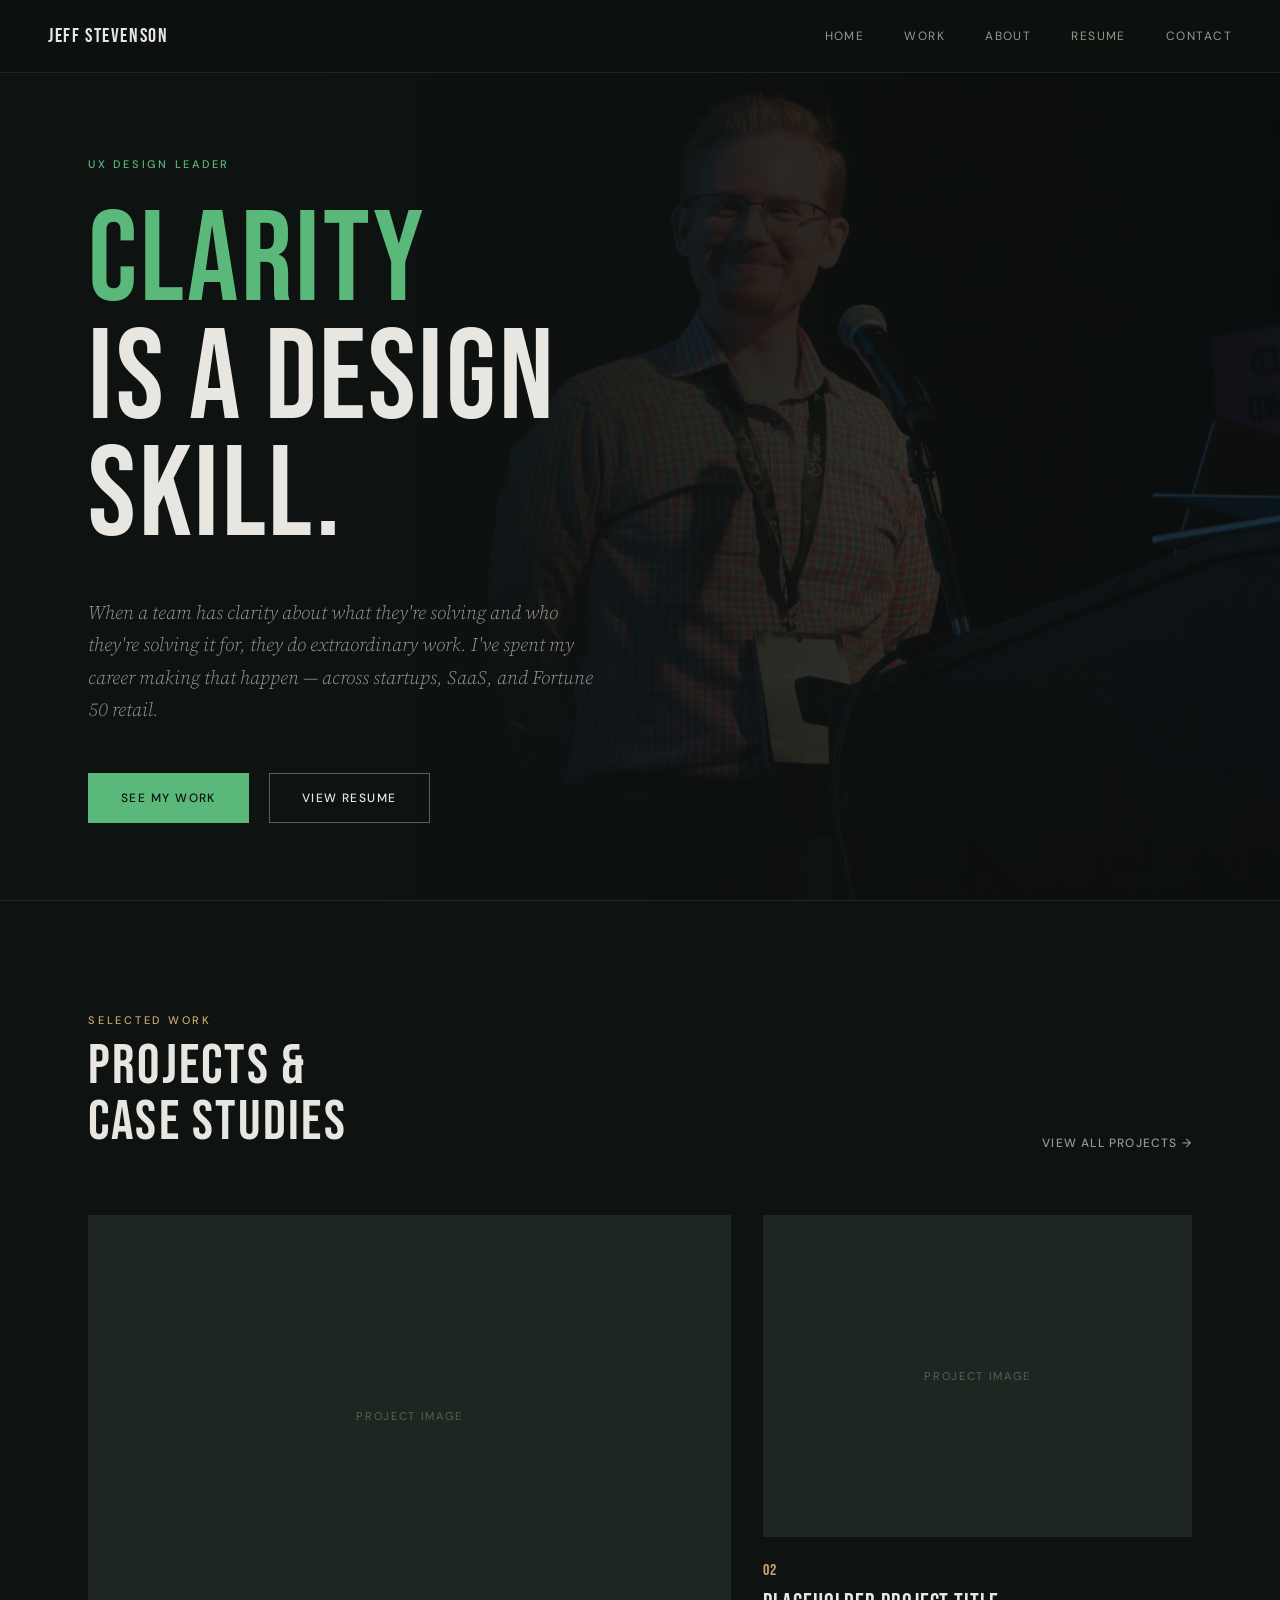
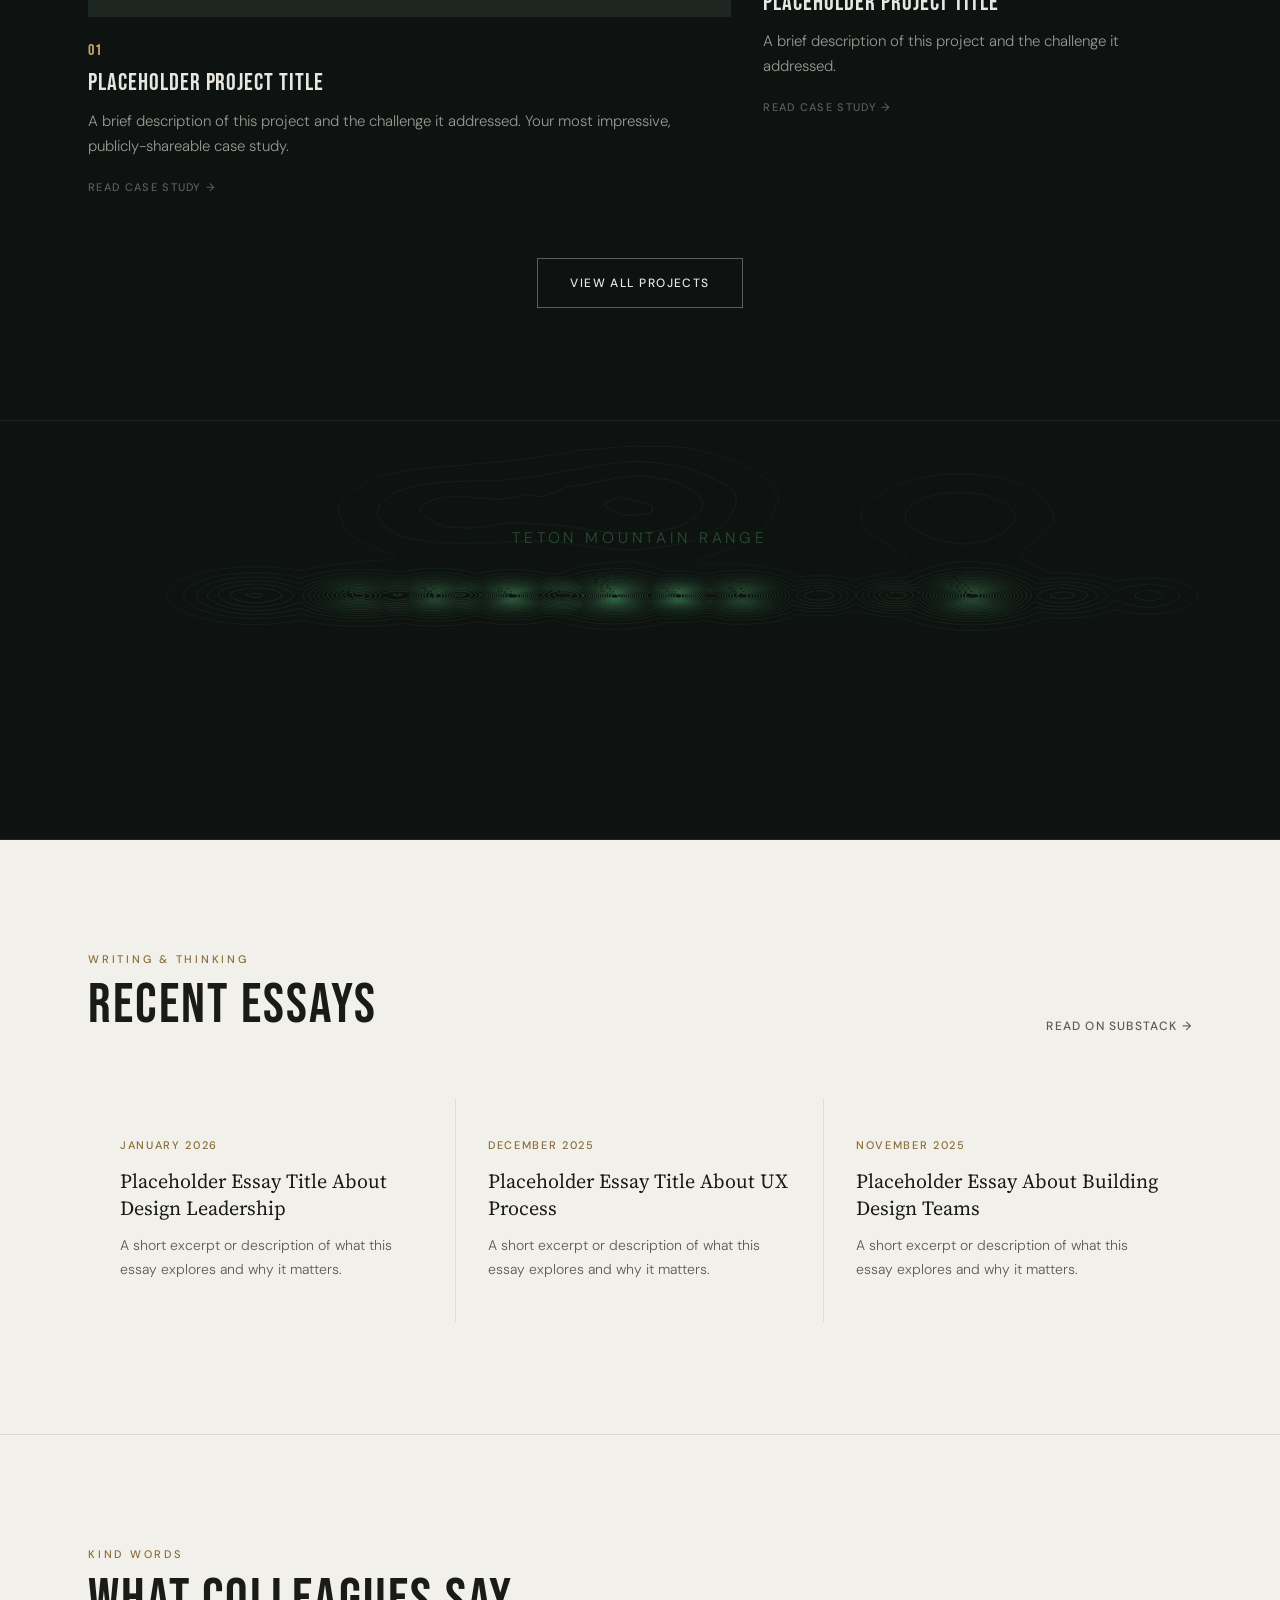
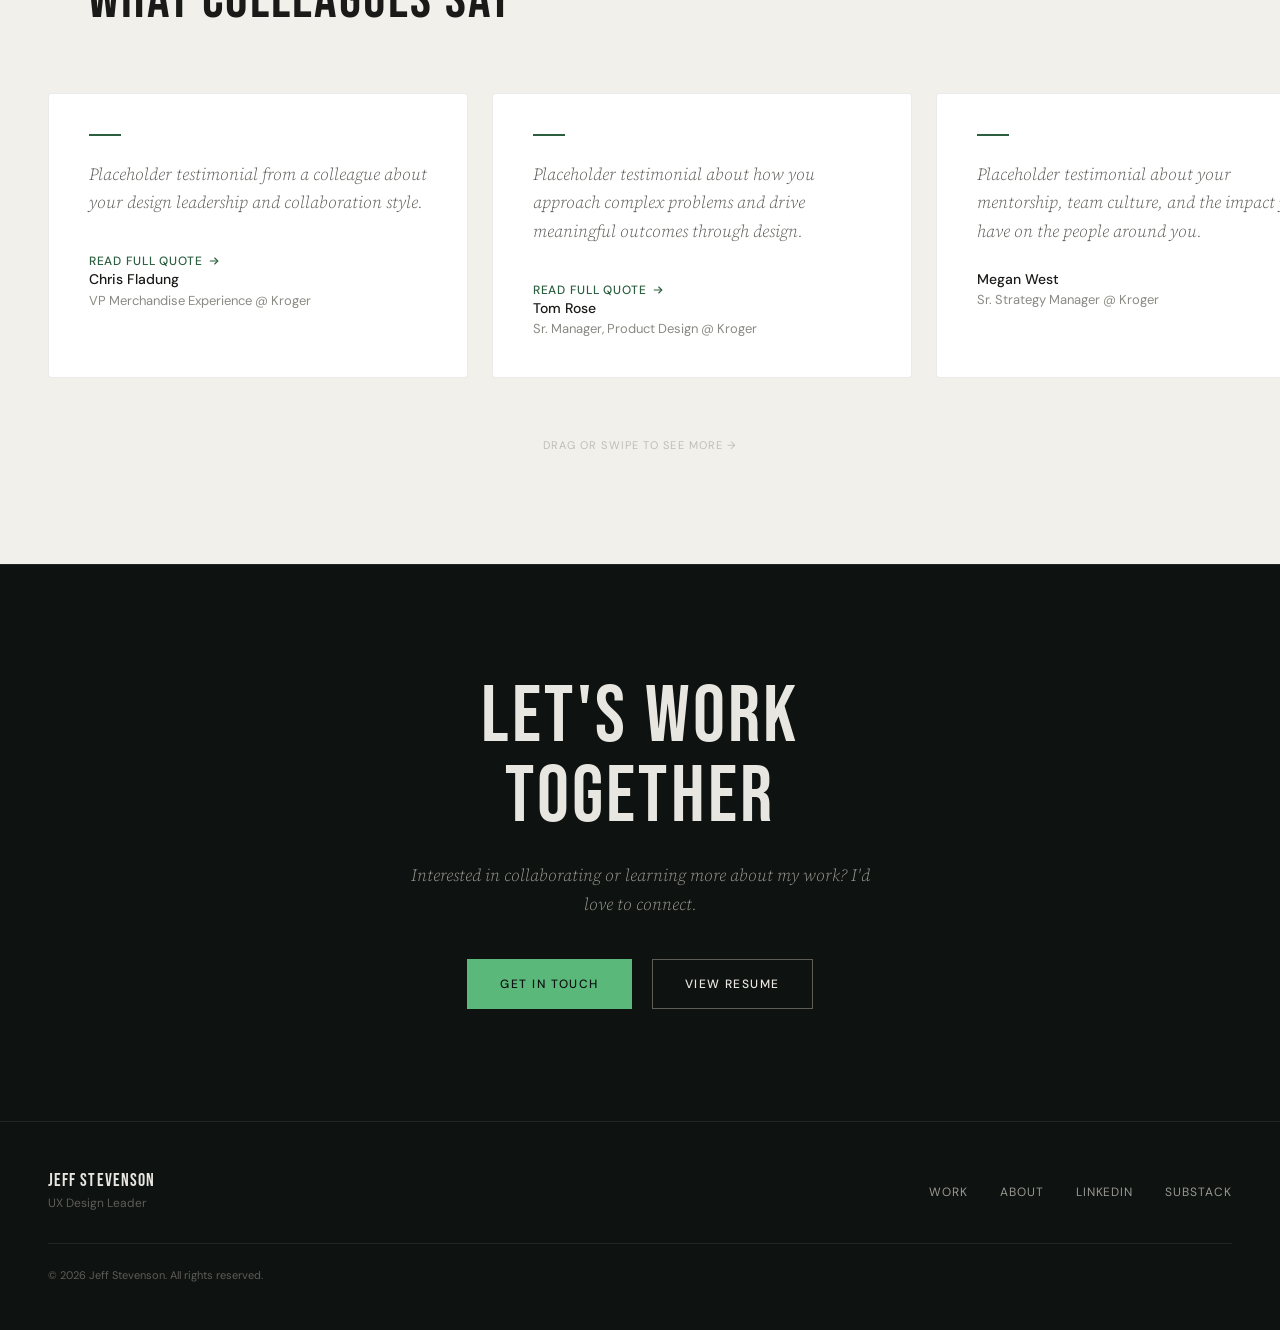
<file: index2.html>
<!DOCTYPE html>
<html lang="en">
<head>
    <meta charset="UTF-8">
    <meta name="viewport" content="width=device-width, initial-scale=1.0">
    <title>Home - Jeff Stevenson</title>
    <link rel="preconnect" href="https://fonts.googleapis.com">
    <link rel="preconnect" href="https://fonts.gstatic.com" crossorigin>
    <link href="https://fonts.googleapis.com/css2?family=Bebas+Neue&family=Source+Serif+4:ital,opsz,wght@0,8..60,300;0,8..60,400;1,8..60,300;1,8..60,400&family=DM+Sans:ital,opsz,wght@0,9..40,300;0,9..40,400;0,9..40,500;1,9..40,300&display=swap" rel="stylesheet">
    <style>
        :root {
            --color-bg: #0e1210;
            --color-surface: #171c19;
            --color-surface-raised: #1e2622;
            --color-text: #e8e6e1;
            --color-text-secondary: #9a9891;
            --color-text-muted: #5e5d58;
            --color-accent: #5ab87a;
            --color-accent-dim: rgba(90, 184, 122, 0.08);
            --color-accent-warm: #c9a96e;
            --color-rule: rgba(255, 255, 255, 0.08);
            --color-rule-light: rgba(255, 255, 255, 0.04);
            --font-display: 'Bebas Neue', Impact, sans-serif;
            --font-serif: 'Source Serif 4', Georgia, serif;
            --font-body: 'DM Sans', sans-serif;
        }

        * { margin: 0; padding: 0; box-sizing: border-box; }
        body {
            background: var(--color-bg);
            font-family: var(--font-body);
            color: var(--color-text);
            -webkit-font-smoothing: antialiased;
        }

        /* --- Accessibility --- */
        .skip-link {
            position: absolute; top: -100%; left: 1rem; z-index: 10000;
            padding: 0.75rem 1.25rem; background: var(--color-accent); color: #fff;
            font-family: var(--font-body); font-size: 0.875rem; font-weight: 500;
            border-radius: 0 0 8px 8px; text-decoration: none; transition: top 0.2s ease;
        }
        .skip-link:focus { top: 0; }
        :focus-visible { outline: 2px solid var(--color-accent); outline-offset: 3px; }
        .sr-only {
            position: absolute; width: 1px; height: 1px; padding: 0; margin: -1px;
            overflow: hidden; clip: rect(0,0,0,0); white-space: nowrap; border: 0;
        }

        /* --- Scroll-triggered animations --- */
        .fade-in {
            opacity: 0; transform: translateY(28px);
            transition: opacity 0.8s cubic-bezier(0.16,1,0.3,1), transform 0.8s cubic-bezier(0.16,1,0.3,1);
        }
        .fade-in.visible { opacity: 1; transform: translateY(0); }
        .fade-in.delay-1 { transition-delay: 0.1s; }
        .fade-in.delay-2 { transition-delay: 0.2s; }
        .fade-in.delay-3 { transition-delay: 0.3s; }
        .fade-in.delay-4 { transition-delay: 0.4s; }

        @media (prefers-reduced-motion: reduce) {
            *, *::before, *::after {
                animation-duration: 0.01ms !important;
                animation-delay: 0.01ms !important;
                transition-duration: 0.01ms !important;
                scroll-behavior: auto !important;
            }
            .fade-in {
                opacity: 1 !important; transform: none !important;
            }
        }
        .container {
            max-width: 1200px;
            margin: 0 auto;
            padding: 0 clamp(1.5rem, 4vw, 3rem);
        }

        /* --- Nav --- */
        .nav {
            display: flex; justify-content: space-between; align-items: center;
            padding: 1.5rem clamp(1.5rem, 4vw, 3rem);
            position: fixed; top: 0; left: 0; right: 0; z-index: 100;
            background: rgba(14, 18, 16, 0.85);
            backdrop-filter: blur(16px);
            border-bottom: 1px solid var(--color-rule);
        }
        .nav-name { font-family: var(--font-display); font-size: 1.25rem; letter-spacing: 0.08em; text-transform: uppercase; }
        .nav-name a { color: var(--color-text); text-decoration: none; }
        .nav-links { display: flex; gap: 2.5rem; list-style: none; font-size: 0.75rem; font-weight: 400; letter-spacing: 0.12em; text-transform: uppercase; }
        .nav-links a { color: var(--color-text-secondary); text-decoration: none; transition: color 0.2s; }
        .nav-links a:hover { color: var(--color-accent); }

        /* --- Shared --- */
        .section-label {
            font-family: var(--font-body); font-size: 0.6875rem; font-weight: 500;
            letter-spacing: 0.25em; text-transform: uppercase;
            color: var(--color-accent-warm); margin-bottom: 0.75rem;
        }
        .section-heading {
            font-family: var(--font-display);
            font-size: clamp(2.5rem, 5vw, 3.5rem);
            font-weight: 400; letter-spacing: 0.04em;
            text-transform: uppercase; line-height: 1.0;
        }
        .section-header {
            display: flex; justify-content: space-between; align-items: flex-end;
            margin-bottom: 4rem;
        }
        .section-link {
            font-size: 0.75rem; font-weight: 500; letter-spacing: 0.1em;
            text-transform: uppercase; color: var(--color-text-secondary);
            text-decoration: none; transition: color 0.2s; white-space: nowrap;
        }
        .section-link:hover { color: var(--color-accent); }

        /* Buttons */
        .btn {
            display: inline-flex; align-items: center; gap: 0.75rem;
            font-family: var(--font-body); font-size: 0.75rem; font-weight: 500;
            letter-spacing: 0.12em; text-transform: uppercase; text-decoration: none;
            padding: 1rem 2rem; border: 1px solid var(--color-text-muted);
            color: var(--color-text); transition: all 0.3s ease;
        }
        .btn:hover { border-color: var(--color-accent); color: var(--color-accent); }
        .btn--primary { background: var(--color-accent); border-color: var(--color-accent); color: var(--color-bg); }
        .btn--primary:hover { background: var(--color-accent-warm); border-color: var(--color-accent-warm); color: var(--color-bg); }

        /* ============================================
           HERO
           ============================================ */
        .hero {
            min-height: 100vh; display: flex; align-items: center;
            padding-top: 5rem; position: relative; overflow: hidden;
        }
        .hero > .container { width: 100%; }
        .hero::before {
            content: ''; position: absolute; inset: 0;
            background: url('Jeff-hero-photo.jpg') right center / cover no-repeat;
            opacity: 0.35;
        }
        .hero::after {
            content: ''; position: absolute; inset: 0;
            background: linear-gradient(to right, var(--color-bg) 0%, var(--color-bg) 25%, rgba(14,18,16,0.7) 55%, rgba(14,18,16,0.3) 100%);
        }
        .hero-content { position: relative; z-index: 1; text-align: left; width: 100%; }
        .hero-label {
            font-family: var(--font-body); font-size: 0.6875rem; font-weight: 500;
            letter-spacing: 0.25em; text-transform: uppercase; color: var(--color-accent);
            margin-bottom: 2rem;
        }
        .hero-title {
            font-family: var(--font-display);
            font-size: clamp(4rem, 10vw, 8rem);
            font-weight: 400; line-height: 0.92; letter-spacing: 0.02em;
            text-transform: uppercase; margin-bottom: 2.5rem;
        }
        .hero-title .accent { color: var(--color-accent); }
        .hero-subtitle {
            font-family: var(--font-serif); font-size: 1.1875rem; font-weight: 300;
            font-style: italic; line-height: 1.7; color: var(--color-text-secondary);
            max-width: 520px; margin-bottom: 3rem;
        }
        .hero-actions { display: flex; gap: 1.25rem; }

        /* ============================================
           FEATURED WORK
           ============================================ */
        .featured-work { padding: 7rem 0; border-top: 1px solid var(--color-rule); }
        .work-grid { display: grid; grid-template-columns: 1.2fr 0.8fr; gap: 2rem; }
        .work-card { text-decoration: none; color: inherit; display: flex; flex-direction: column; }
        .work-card-image {
            aspect-ratio: 16/10; background: var(--color-surface-raised);
            margin-bottom: 1.5rem; position: relative; overflow: hidden;
        }
        .work-card-image::after {
            content: 'PROJECT IMAGE'; position: absolute; inset: 0;
            display: flex; align-items: center; justify-content: center;
            font-size: 0.7rem; letter-spacing: 0.15em; color: var(--color-text-muted);
        }
        .work-card-image::before {
            content: ''; position: absolute; bottom: 0; left: 0;
            width: 0; height: 2px; background: var(--color-accent);
            transition: width 0.4s ease; z-index: 1;
        }
        .work-card:hover .work-card-image::before { width: 100%; }
        .work-card:nth-child(2) .work-card-image { aspect-ratio: 4/3; }
        .work-card-number { font-family: var(--font-display); font-size: 1rem; letter-spacing: 0.08em; color: var(--color-accent-warm); margin-bottom: 0.5rem; }
        .work-card-title {
            font-family: var(--font-display); font-size: 1.5rem; font-weight: 400;
            letter-spacing: 0.04em; text-transform: uppercase; margin-bottom: 0.75rem; transition: color 0.2s;
        }
        .work-card:hover .work-card-title { color: var(--color-accent); }
        .work-card-description { font-size: 0.9375rem; font-weight: 300; line-height: 1.7; color: var(--color-text-secondary); }
        .work-card-link {
            font-size: 0.6875rem; font-weight: 500; letter-spacing: 0.12em;
            text-transform: uppercase; color: var(--color-text-muted);
            margin-top: 1.25rem; display: inline-flex; align-items: center; gap: 0.5rem; transition: color 0.2s;
        }
        .work-card:hover .work-card-link { color: var(--color-accent); }

        /* ============================================
           TOPO DIVIDER
           ============================================ */
        .topo-divider {
            position: relative; width: 100%; height: 420px;
            border-top: 1px solid var(--color-rule); border-bottom: 1px solid var(--color-rule);
            overflow: hidden;
        }
        .topo-canvas { display: block; width: 100%; height: 100%; }
        .topo-label {
            position: absolute; top: 28%; left: 50%;
            transform: translate(-50%, -50%);
            font-family: var(--font-body); font-weight: 300;
            font-size: clamp(0.75rem, 1.2vw, 1rem);
            letter-spacing: 0.25em; text-transform: uppercase;
            color: rgba(90, 184, 122, 0.35); pointer-events: none;
            white-space: nowrap; transition: opacity 0.7s ease;
        }
        .topo-label.hidden { opacity: 0; }
        .topo-go-farther {
            position: absolute; top: 52%; left: 50%;
            transform: translate(-50%, -30%);
            font-family: var(--font-display); font-weight: 400;
            font-size: clamp(2.2rem, 5vw, 4.2rem);
            letter-spacing: 0.08em; text-transform: uppercase;
            color: rgba(90, 184, 122, 0); pointer-events: none;
            white-space: nowrap;
            transition: color 0.5s ease, transform 0.5s ease;
        }
        .topo-go-farther.revealed {
            color: rgba(90, 184, 122, 0.30);
            transform: translate(-50%, -50%);
        }

        /* ============================================
           WRITING / ESSAYS
           ============================================ */
        .writing-section { padding: 7rem 0; }
        .writing-grid { display: grid; grid-template-columns: repeat(3, 1fr); gap: 0; margin-top: 0; }
        .writing-card {
            padding: 2.5rem 2rem; text-decoration: none; color: inherit;
            border-right: 1px solid var(--color-rule);
        }
        .writing-card.visible {
            transition: background 0.2s ease, opacity 0.8s cubic-bezier(0.16,1,0.3,1), transform 0.8s cubic-bezier(0.16,1,0.3,1);
        }
        .writing-card:last-child { border-right: none; }
        .writing-card:hover { background: var(--color-surface); }
        .writing-card-date {
            font-size: 0.6875rem; font-weight: 500; letter-spacing: 0.15em;
            text-transform: uppercase; color: var(--color-accent-warm); margin-bottom: 1rem;
        }
        .writing-card-title {
            font-family: var(--font-serif); font-size: 1.25rem; font-weight: 400;
            line-height: 1.35; margin-bottom: 0.75rem; transition: color 0.2s;
        }
        .writing-card:hover .writing-card-title { color: var(--color-accent); }
        .writing-card-excerpt {
            font-size: 0.875rem; font-weight: 300; line-height: 1.7; color: var(--color-text-secondary);
        }

        /* ============================================
           TESTIMONIALS
           ============================================ */
        .testimonials { padding: 7rem 0; border-top: 1px solid var(--color-rule); }
        .testimonial-track {
            display: flex; gap: 1.5rem; margin-top: 3rem;
            padding: 1rem clamp(1.5rem, 4vw, 3rem) 2.5rem;
            overflow-x: auto; scrollbar-width: none; cursor: grab;
        }
        .testimonial-track::-webkit-scrollbar { display: none; }
        .testimonial {
            flex: 0 0 min(420px, 80vw); padding: 2.5rem;
            background: var(--color-surface); border: 1px solid var(--color-rule);
            border-radius: 4px; position: relative;
            transition: border-color 0.3s ease, transform 0.4s cubic-bezier(0.16,1,0.3,1), box-shadow 0.4s ease;
        }
        .testimonial:hover { border-color: rgba(255,255,255,0.15); transform: translateY(-3px); box-shadow: 0 12px 40px rgba(0,0,0,0.25); }
        .testimonial-accent { width: 32px; height: 2px; background: var(--color-accent); margin-bottom: 1.5rem; }
        .testimonial-text {
            font-family: var(--font-serif); font-size: 1.0625rem; font-weight: 300;
            font-style: italic; line-height: 1.7; color: var(--color-text-secondary); margin-bottom: 1.5rem;
        }
        .testimonial-author { font-size: 0.875rem; font-weight: 500; color: var(--color-text); }
        .testimonial-role { font-size: 0.8125rem; color: var(--color-text-muted); margin-top: 0.2rem; }
        .testimonial-hint {
            text-align: center; margin-top: 1.25rem; font-size: 0.6875rem;
            letter-spacing: 0.1em; text-transform: uppercase; color: var(--color-text-muted); opacity: 0.5;
        }

        /* ============================================
           LIGHT SECTION PALETTE
           ============================================ */
        .section-light {
            --sl-bg: #f2f0eb;
            --sl-text: #1a1a18;
            --sl-text-secondary: #5a5a56;
            --sl-text-muted: #8a8a84;
            --sl-rule: rgba(0, 0, 0, 0.08);
            --sl-surface: #ffffff;
            background: var(--sl-bg);
            color: var(--sl-text);
        }
        .section-light .section-label { color: #8a6d3a; }
        .section-light .section-heading { color: var(--sl-text); }
        .section-light .section-link { color: var(--sl-text-secondary); }
        .section-light .section-link:hover { color: var(--color-accent); }

        /* Writing cards in light mode */
        .section-light .writing-card { border-right-color: var(--sl-rule); }
        .section-light .writing-card:hover { background: var(--sl-surface); }
        .section-light .writing-card-date { color: #8a6d3a; }
        .section-light .writing-card-title { color: var(--sl-text); }
        .section-light .writing-card:hover .writing-card-title { color: #2B5F3F; }
        .section-light .writing-card-excerpt { color: var(--sl-text-secondary); }

        /* Testimonials in light mode */
        .section-light .testimonial {
            background: var(--sl-surface);
            border-color: var(--sl-rule);
        }
        .section-light .testimonial:hover { border-color: rgba(0,0,0,0.12); box-shadow: 0 12px 40px rgba(0,0,0,0.08); }
        .section-light .testimonial-accent { background: #2B5F3F; }
        .section-light .testimonial-text { color: var(--sl-text-secondary); }
        .section-light .testimonial-author { color: var(--sl-text); }
        .section-light .testimonial-role { color: var(--sl-text-muted); }
        .section-light .testimonial-hint { color: var(--sl-text-muted); }

        /* Buttons in light mode */
        .section-light .btn {
            border-color: var(--sl-text-muted);
            color: var(--sl-text);
        }
        .section-light .btn:hover { border-color: #2B5F3F; color: #2B5F3F; }
        .section-light .btn--primary {
            background: #2B5F3F; border-color: #2B5F3F; color: #fff;
        }
        .section-light .btn--primary:hover {
            background: #8a6d3a; border-color: #8a6d3a; color: #fff;
        }

        /* ============================================
           CTA
           ============================================ */
        .cta-section {
            padding: 7rem 0; border-top: 1px solid var(--color-rule); text-align: center;
        }
        .cta-heading {
            font-family: var(--font-display); font-size: clamp(3rem, 7vw, 5rem);
            font-weight: 400; letter-spacing: 0.04em; text-transform: uppercase;
            line-height: 1.0; margin-bottom: 1.5rem;
        }
        .cta-description {
            font-family: var(--font-serif); font-size: 1.0625rem; font-weight: 300;
            font-style: italic; color: var(--color-text-secondary); line-height: 1.7;
            max-width: 480px; margin: 0 auto 2.5rem;
        }
        .cta-actions { display: flex; gap: 1.25rem; justify-content: center; flex-wrap: wrap; }

        /* ============================================
           FOOTER
           ============================================ */
        .footer {
            padding: 3rem clamp(1.5rem, 4vw, 3rem);
            border-top: 1px solid var(--color-rule);
        }
        .footer-inner {
            max-width: 1200px; margin: 0 auto;
            display: flex; justify-content: space-between; align-items: center;
        }
        .footer-name { font-family: var(--font-display); font-size: 1.125rem; letter-spacing: 0.06em; text-transform: uppercase; }
        .footer-tagline { font-size: 0.75rem; color: var(--color-text-muted); margin-top: 0.25rem; }
        .footer-links { display: flex; gap: 2rem; list-style: none; }
        .footer-links a { font-size: 0.75rem; letter-spacing: 0.08em; text-transform: uppercase; color: var(--color-text-secondary); text-decoration: none; transition: color 0.2s; }
        .footer-links a:hover { color: var(--color-accent); }
        .footer-bottom { max-width: 1200px; margin: 2rem auto 0; padding-top: 1.5rem; border-top: 1px solid var(--color-rule); }
        .footer-copyright { font-size: 0.6875rem; color: var(--color-text-muted); }

        /* --- Mobile nav --- */
        .nav-toggle {
            display: none;
            background: none; border: none; cursor: pointer;
            width: 28px; height: 20px; position: relative;
            padding: 0;
        }
        .nav-toggle span {
            display: block; width: 100%; height: 1.5px;
            background: var(--color-text); position: absolute; left: 0;
            transition: transform 0.3s ease, opacity 0.3s ease;
        }
        .nav-toggle span:nth-child(1) { top: 0; }
        .nav-toggle span:nth-child(2) { top: 50%; transform: translateY(-50%); }
        .nav-toggle span:nth-child(3) { bottom: 0; }
        .nav-toggle.active span:nth-child(1) { top: 50%; transform: translateY(-50%) rotate(45deg); }
        .nav-toggle.active span:nth-child(2) { opacity: 0; }
        .nav-toggle.active span:nth-child(3) { bottom: 50%; transform: translateY(50%) rotate(-45deg); }

        /* --- Quote modal --- */
        .quote-modal-overlay {
            position: fixed; inset: 0; z-index: 9999;
            display: none; align-items: center; justify-content: center;
            background: rgba(0,0,0,0); backdrop-filter: blur(0px); opacity: 0;
            transition: opacity 0.35s ease, background 0.35s ease, backdrop-filter 0.35s ease;
        }
        .quote-modal-overlay.is-open { display: flex; }
        .quote-modal-overlay.is-visible {
            opacity: 1; background: rgba(0,0,0,0.75); backdrop-filter: blur(12px);
        }
        .quote-modal {
            position: relative; width: 90vw; max-width: 600px; max-height: 80vh;
            overflow-y: auto; background: var(--color-surface);
            border: 1px solid var(--color-rule); border-radius: 4px; padding: 3rem;
            transform: scale(0.92) translateY(20px);
            transition: transform 0.4s cubic-bezier(0.16,1,0.3,1);
        }
        .quote-modal-overlay.is-visible .quote-modal { transform: scale(1) translateY(0); }
        .quote-modal-close {
            position: absolute; top: 1.25rem; right: 1.25rem;
            background: none; border: none; color: var(--color-text-muted);
            cursor: pointer; padding: 0.25rem; transition: color 0.2s;
        }
        .quote-modal-close:hover { color: var(--color-text); }
        .quote-modal .testimonial-accent { margin-bottom: 1.5rem; }
        .quote-modal-text {
            font-family: var(--font-serif); font-size: 1.125rem; font-weight: 300;
            font-style: italic; line-height: 1.8; color: var(--color-text-secondary); margin-bottom: 1.75rem;
        }
        .quote-modal-author { font-size: 0.9375rem; font-weight: 500; color: var(--color-text); }
        .quote-modal-role { font-size: 0.8125rem; color: var(--color-text-muted); margin-top: 0.2rem; }

        /* Expandable testimonial cards */
        .testimonial.has-full-quote { cursor: pointer; }
        .testimonial-read-more {
            display: inline-flex; align-items: center; gap: 0.3rem;
            font-family: var(--font-body); font-size: 0.75rem; font-weight: 500;
            letter-spacing: 0.06em; text-transform: uppercase;
            color: #2B5F3F; margin-top: 0.75rem; transition: gap 0.2s;
        }
        .testimonial.has-full-quote:hover .testimonial-read-more { gap: 0.5rem; }

        /* --- Responsive --- */
        @media (max-width: 768px) {
            .nav-toggle { display: block; }
            .nav-links {
                display: none; flex-direction: column; position: absolute;
                top: 100%; left: 0; right: 0;
                background: rgba(14, 18, 16, 0.95); backdrop-filter: blur(16px);
                padding: 1.5rem clamp(1.5rem, 4vw, 3rem) 2rem;
                gap: 1.25rem; border-bottom: 1px solid var(--color-rule);
            }
            .nav-links.open { display: flex; }
            .hero-title { font-size: clamp(3rem, 12vw, 5rem); }
            .hero::before {
                background-position: center center;
                opacity: 0.25;
            }
            .hero::after {
                background: linear-gradient(to bottom, var(--color-bg) 0%, rgba(14,18,16,0.75) 40%, rgba(14,18,16,0.5) 100%);
            }
            .hero { align-items: flex-end; padding-bottom: 3rem; }
            .work-grid { grid-template-columns: 1fr; }
            .writing-grid { grid-template-columns: 1fr; }
            .writing-card { border-right: none; border-bottom: 1px solid var(--sl-rule, var(--color-rule)); }
            .section-header { flex-direction: column; align-items: flex-start; gap: 1rem; }
            .footer-inner { flex-direction: column; gap: 1.5rem; text-align: center; }
        }
    </style>
</head>
<body>

    <a href="#main" class="skip-link">Skip to content</a>

    <nav class="nav" aria-label="Main navigation">
        <div class="nav-name"><a href="index2.html">Jeff Stevenson</a></div>
        <button class="nav-toggle" aria-label="Toggle navigation" aria-expanded="false">
            <span></span><span></span><span></span>
        </button>
        <ul class="nav-links">
            <li><a href="index2.html" class="active">Home</a></li>
            <li><a href="work.html">Work</a></li>
            <li><a href="about.html">About</a></li>
            <li><a href="resume.html">Resume</a></li>
            <li><a href="contact.html">Contact</a></li>
        </ul>
    </nav>

    <main id="main">

    <!-- ===== HERO ===== -->
    <section class="hero">
        <div class="container">
            <div class="hero-content">
                <div class="hero-label">UX Design Leader</div>
                <h1 class="hero-title"><span class="accent">Clarity</span><br>is a design<br>skill.</h1>
                <p class="hero-subtitle">
                    When a team has clarity about what they're solving and who 
                    they're solving it for, they do extraordinary work. I've spent 
                    my career making that happen — across startups, SaaS, and 
                    Fortune 50 retail.
                </p>
                <div class="hero-actions">
                    <a href="work.html" class="btn btn--primary">See My Work</a>
                    <a href="resume.html" class="btn">View Resume</a>
                </div>
            </div>
        </div>
    </section>

    <!-- ===== FEATURED WORK ===== -->
    <section class="featured-work" aria-labelledby="work-label work-heading">
        <div class="container">
            <div class="section-header fade-in">
                <div>
                    <p class="section-label" id="work-label">Selected Work</p>
                    <h2 class="section-heading" id="work-heading">Projects &<br>case studies</h2>
                </div>
                <a href="work.html" class="section-link">View all projects →</a>
            </div>

            <div class="work-grid">
                <a href="#" class="work-card fade-in delay-1">
                    <div class="work-card-image"></div>
                    <span class="work-card-number">01</span>
                    <h3 class="work-card-title">Placeholder Project Title</h3>
                    <p class="work-card-description">A brief description of this project and the challenge it addressed. Your most impressive, publicly-shareable case study.</p>
                    <span class="work-card-link">Read case study →</span>
                </a>
                <a href="#" class="work-card fade-in delay-2">
                    <div class="work-card-image"></div>
                    <span class="work-card-number">02</span>
                    <h3 class="work-card-title">Placeholder Project Title</h3>
                    <p class="work-card-description">A brief description of this project and the challenge it addressed.</p>
                    <span class="work-card-link">Read case study →</span>
                </a>
            </div>

            <div style="text-align: center; margin-top: 4rem;">
                <a href="#" class="btn">View All Projects</a>
            </div>
        </div>
    </section>

    <!-- ===== TOPO DIVIDER ===== -->
    <div class="topo-divider" id="topoSection">
        <canvas class="topo-canvas" id="topoCanvas"></canvas>
        <div class="topo-label" id="topoLabel">Teton Mountain Range</div>
        <div class="topo-go-farther" id="topoText">Go Farther</div>
    </div>

    <!-- ===== WRITING ===== -->
    <section class="writing-section section-light" aria-labelledby="writing-label writing-heading">
        <div class="container">
            <div class="section-header fade-in">
                <div>
                    <p class="section-label" id="writing-label">Writing & Thinking</p>
                    <h2 class="section-heading" id="writing-heading">Recent essays</h2>
                </div>
                <a href="https://substack.com/@jeffstevenson" class="section-link" target="_blank" rel="noopener noreferrer">Read on Substack →</a>
            </div>

            <div class="writing-grid">
                <a href="#" class="writing-card fade-in delay-1">
                    <p class="writing-card-date">January 2026</p>
                    <h3 class="writing-card-title">Placeholder Essay Title About Design Leadership</h3>
                    <p class="writing-card-excerpt">A short excerpt or description of what this essay explores and why it matters.</p>
                </a>
                <a href="#" class="writing-card fade-in delay-2">
                    <p class="writing-card-date">December 2025</p>
                    <h3 class="writing-card-title">Placeholder Essay Title About UX Process</h3>
                    <p class="writing-card-excerpt">A short excerpt or description of what this essay explores and why it matters.</p>
                </a>
                <a href="#" class="writing-card fade-in delay-3">
                    <p class="writing-card-date">November 2025</p>
                    <h3 class="writing-card-title">Placeholder Essay About Building Design Teams</h3>
                    <p class="writing-card-excerpt">A short excerpt or description of what this essay explores and why it matters.</p>
                </a>
            </div>
        </div>
    </section>

    <!-- ===== TESTIMONIALS ===== -->
    <section class="testimonials section-light" style="border-top: 1px solid rgba(0, 0, 0, 0.10);" aria-labelledby="testimonials-label testimonials-heading">
        <div class="container">
            <div class="fade-in">
                <p class="section-label" id="testimonials-label">Kind Words</p>
                <h2 class="section-heading" id="testimonials-heading">What colleagues say</h2>
            </div>
        </div>

        <div class="testimonial-track" tabindex="0" role="region" aria-label="Testimonials, scrollable">
            <div class="testimonial has-full-quote" data-full-quote="Placeholder for the full, longer testimonial from Chris. This is where the complete quote would go — it could be several sentences or even a couple of paragraphs." onclick="openQuoteModal(this)" onkeydown="if(event.key==='Enter'||event.key===' '){event.preventDefault();openQuoteModal(this)}" role="button" tabindex="0">
                <div class="testimonial-accent"></div>
                <p class="testimonial-text">
                    Placeholder testimonial from a colleague about your design leadership and collaboration style.
                </p>
                <span class="testimonial-read-more">Read full quote <svg width="12" height="12" viewBox="0 0 16 16" fill="none" stroke="currentColor" stroke-width="1.5" stroke-linecap="round" stroke-linejoin="round"><line x1="3" y1="8" x2="13" y2="8"/><polyline points="9,4 13,8 9,12"/></svg></span>
                <p class="testimonial-author">Chris Fladung</p>
                <p class="testimonial-role">VP Merchandise Experience @ Kroger</p>
            </div>
            <div class="testimonial has-full-quote" data-full-quote="Placeholder for the full, longer testimonial from Tom. This extended version gives the reader the complete context of the recommendation." onclick="openQuoteModal(this)" onkeydown="if(event.key==='Enter'||event.key===' '){event.preventDefault();openQuoteModal(this)}" role="button" tabindex="0">
                <div class="testimonial-accent"></div>
                <p class="testimonial-text">
                    Placeholder testimonial about how you approach complex problems and drive meaningful outcomes through design.
                </p>
                <span class="testimonial-read-more">Read full quote <svg width="12" height="12" viewBox="0 0 16 16" fill="none" stroke="currentColor" stroke-width="1.5" stroke-linecap="round" stroke-linejoin="round"><line x1="3" y1="8" x2="13" y2="8"/><polyline points="9,4 13,8 9,12"/></svg></span>
                <p class="testimonial-author">Tom Rose</p>
                <p class="testimonial-role">Sr. Manager, Product Design @ Kroger</p>
            </div>
            <div class="testimonial">
                <div class="testimonial-accent"></div>
                <p class="testimonial-text">
                    Placeholder testimonial about your mentorship, team culture, and the impact you have on the people around you.
                </p>
                <p class="testimonial-author">Megan West</p>
                <p class="testimonial-role">Sr. Strategy Manager @ Kroger</p>
            </div>
            <div class="testimonial">
                <div class="testimonial-accent"></div>
                <p class="testimonial-text">
                    Placeholder testimonial about your strategic mindset and focus on delivering solutions that meet customer needs.
                </p>
                <p class="testimonial-author">Tina McClelland</p>
                <p class="testimonial-role">Lead Strategic Product Coach @ Kroger</p>
            </div>
        </div>
        <p class="testimonial-hint">Drag or swipe to see more →</p>
    </section>

    <!-- ===== CTA ===== -->
    <section class="cta-section">
        <div class="container fade-in">
            <h2 class="cta-heading">Let's work<br>together</h2>
            <p class="cta-description">
                Interested in collaborating or learning more about my work? I'd love to connect.
            </p>
            <div class="cta-actions">
                <a href="contact.html" class="btn btn--primary">Get in Touch</a>
                <a href="resume.html" class="btn">View Resume</a>
            </div>
        </div>
    </section>

    </main>

    <!-- ===== FOOTER ===== -->
    <footer class="footer">
        <div class="footer-inner">
            <div>
                <p class="footer-name">Jeff Stevenson</p>
                <p class="footer-tagline">UX Design Leader</p>
            </div>
            <ul class="footer-links">
                <li><a href="#">Work</a></li>
                <li><a href="#">About</a></li>
                <li><a href="#">LinkedIn</a></li>
                <li><a href="#">Substack</a></li>
            </ul>
        </div>
        <div class="footer-bottom">
            <p class="footer-copyright">© 2026 Jeff Stevenson. All rights reserved.</p>
        </div>
    </footer>

    <!-- Quote Modal -->
    <div class="quote-modal-overlay" id="quoteModal" onclick="closeQuoteModal(event)">
        <div class="quote-modal">
            <button class="quote-modal-close" onclick="closeQuoteModal(event, true)" aria-label="Close">
                <svg width="16" height="16" viewBox="0 0 16 16" fill="none" stroke="currentColor" stroke-width="1.5" stroke-linecap="round">
                    <line x1="3" y1="3" x2="13" y2="13"/><line x1="13" y1="3" x2="3" y2="13"/>
                </svg>
            </button>
            <div class="testimonial-accent"></div>
            <p class="quote-modal-text" id="quoteModalText"></p>
            <p class="quote-modal-author" id="quoteModalAuthor"></p>
            <p class="quote-modal-role" id="quoteModalRole"></p>
        </div>
    </div>

    <script>
    // --- Scroll-triggered fade-in ---
    (function() {
        const fadeEls = document.querySelectorAll('.fade-in');
        if ('IntersectionObserver' in window && !window.matchMedia('(prefers-reduced-motion: reduce)').matches) {
            const observer = new IntersectionObserver((entries) => {
                entries.forEach(entry => {
                    if (entry.isIntersecting) {
                        entry.target.classList.add('visible');
                        observer.unobserve(entry.target);
                    }
                });
            }, { threshold: 0.12, rootMargin: '0px 0px -40px 0px' });
            fadeEls.forEach(el => observer.observe(el));
        } else {
            fadeEls.forEach(el => el.classList.add('visible'));
        }
    })();

    // --- Mobile nav toggle ---
    (function() {
        const toggle = document.querySelector('.nav-toggle');
        const navLinks = document.querySelector('.nav-links');
        if (toggle && navLinks) {
            toggle.addEventListener('click', () => {
                navLinks.classList.toggle('open');
                toggle.classList.toggle('active');
                toggle.setAttribute('aria-expanded', navLinks.classList.contains('open'));
            });
            navLinks.querySelectorAll('a').forEach(link => {
                link.addEventListener('click', () => {
                    navLinks.classList.remove('open');
                    toggle.classList.remove('active');
                    toggle.setAttribute('aria-expanded', 'false');
                });
            });
        }
    })();

    // --- Quote modal with focus trap ---
    let quoteModalTrigger = null;

    function openQuoteModal(card) {
        quoteModalTrigger = card;
        const overlay = document.getElementById('quoteModal');
        document.getElementById('quoteModalText').innerHTML = card.dataset.fullQuote;
        document.getElementById('quoteModalAuthor').textContent = card.querySelector('.testimonial-author').textContent;
        document.getElementById('quoteModalRole').textContent = card.querySelector('.testimonial-role').textContent;
        overlay.classList.add('is-open');
        document.body.style.overflow = 'hidden';
        requestAnimationFrame(() => {
            requestAnimationFrame(() => {
                overlay.classList.add('is-visible');
                overlay.querySelector('.quote-modal-close').focus();
            });
        });
    }

    function closeQuoteModal(e, forceClose) {
        const overlay = document.getElementById('quoteModal');
        if (forceClose || e.target === overlay) {
            overlay.classList.remove('is-visible');
            document.body.style.overflow = '';
            overlay.addEventListener('transitionend', function handler() {
                overlay.removeEventListener('transitionend', handler);
                if (!overlay.classList.contains('is-visible')) {
                    overlay.classList.remove('is-open');
                    if (quoteModalTrigger) { quoteModalTrigger.focus(); quoteModalTrigger = null; }
                }
            });
        }
    }

    document.addEventListener('keydown', function(e) {
        const overlay = document.getElementById('quoteModal');
        if (!overlay.classList.contains('is-open')) return;
        if (e.key === 'Escape') { closeQuoteModal(e, true); return; }
        if (e.key === 'Tab') {
            const modal = overlay.querySelector('.quote-modal');
            const focusable = modal.querySelectorAll('button, [href], [tabindex]:not([tabindex="-1"])');
            const first = focusable[0], last = focusable[focusable.length - 1];
            if (e.shiftKey && document.activeElement === first) { e.preventDefault(); last.focus(); }
            else if (!e.shiftKey && document.activeElement === last) { e.preventDefault(); first.focus(); }
        }
    });

    // --- Drag-to-scroll with momentum for testimonials ---
    (function() {
        const track = document.querySelector('.testimonial-track');
        if (!track) return;
        let isDown = false, isDragging = false, startX, scrollLeft, velX = 0, lastX, lastTime, momentumId = null;

        function stopMomentum() { if (momentumId) { cancelAnimationFrame(momentumId); momentumId = null; } }
        function coast() {
            if (Math.abs(velX) < 0.5) return;
            track.scrollLeft -= velX; velX *= 0.92;
            momentumId = requestAnimationFrame(coast);
        }

        track.addEventListener('mousedown', e => {
            stopMomentum(); isDown = true; isDragging = false;
            startX = e.pageX; scrollLeft = track.scrollLeft;
            lastX = e.pageX; lastTime = Date.now(); velX = 0;
        });
        track.addEventListener('mousemove', e => {
            if (!isDown) return;
            const dx = e.pageX - startX;
            if (!isDragging && Math.abs(dx) > 4) {
                isDragging = true;
                track.style.userSelect = 'none'; track.style.webkitUserSelect = 'none';
            }
            if (!isDragging) return;
            e.preventDefault();
            const now = Date.now(), dt = now - lastTime;
            if (dt > 0) { velX = (e.pageX - lastX) / dt * 16; lastX = e.pageX; lastTime = now; }
            track.scrollLeft = scrollLeft - dx;
        });
        function endDrag() {
            if (!isDown) return; isDown = false;
            track.style.userSelect = ''; track.style.webkitUserSelect = '';
            if (isDragging) {
                isDragging = false;
                track.addEventListener('click', function suppress(ev) {
                    ev.stopPropagation(); ev.preventDefault();
                    track.removeEventListener('click', suppress, true);
                }, true);
                if (Math.abs(velX) > 1) momentumId = requestAnimationFrame(coast);
            }
        }
        track.addEventListener('mouseup', endDrag);
        track.addEventListener('mouseleave', endDrag);
    })();
    </script>

    <script>
    // --- Topo relief divider (Teton Range, dark theme) ---
    (function() {
        const canvas = document.getElementById('topoCanvas');
        if (!canvas) return;
        const ctx = canvas.getContext('2d');
        const section = document.getElementById('topoSection');
        const topoText = document.getElementById('topoText');
        const topoLabel = document.getElementById('topoLabel');

        const SEED = 42;
        function hash(x, y) { let h = SEED+x*374761393+y*668265263; h=(h^(h>>13))*1274126177; return((h^(h>>16))&0x7fffffff)/0x7fffffff; }
        function smoothNoise(x, y) { const ix=Math.floor(x),iy=Math.floor(y),fx=x-ix,fy=y-iy,sx=fx*fx*(3-2*fx),sy=fy*fy*(3-2*fy); const v00=hash(ix,iy),v10=hash(ix+1,iy),v01=hash(ix,iy+1),v11=hash(ix+1,iy+1); return(v00+sx*(v10-v00))+sy*((v01+sx*(v11-v01))-(v00+sx*(v10-v00))); }
        function fbm(x, y, oct) { let v=0,a=1,t=0; for(let i=0;i<oct;i++){v+=smoothNoise(x,y)*a;t+=a;x*=2.1;y*=2.1;a*=0.45;} return v/t; }
        function ridgedNoise(x, y) { let v=0,a=1,t=0; for(let i=0;i<4;i++){const n=1-Math.abs(smoothNoise(x,y)*2-1);v+=n*n*a;t+=a;x*=2.2;y*=2.2;a*=0.45;} return v/t; }

        const RIDGE_NY = 0.42;
        function peak2D(nx,ny,cx,cy,wx,wy,s) { const dx=(nx-cx)/wx,dy=(ny-cy)/wy; return Math.exp(-Math.pow(dx*dx+dy*dy,s||0.85)); }

        const peaks = [
            {nx:0.28,h:0.55,wx:0.04,wy:0.04,s:0.80},{nx:0.34,h:0.72,wx:0.03,wy:0.035,s:0.75},
            {nx:0.40,h:0.82,wx:0.028,wy:0.032,s:0.75},{nx:0.48,h:0.92,wx:0.030,wy:0.035,s:0.70},
            {nx:0.53,h:0.85,wx:0.025,wy:0.030,s:0.75},{nx:0.58,h:0.70,wx:0.030,wy:0.035,s:0.80},
            {nx:0.76,h:0.78,wx:0.035,wy:0.040,s:0.75},
        ];
        const ridge = [
            {nx:0.20,h:0.25,wx:0.05,wy:0.05},{nx:0.31,h:0.42,wx:0.04,wy:0.04},
            {nx:0.36,h:0.50,wx:0.03,wy:0.035},{nx:0.44,h:0.55,wx:0.035,wy:0.035},
            {nx:0.555,h:0.40,wx:0.025,wy:0.03},{nx:0.64,h:0.25,wx:0.03,wy:0.035},
            {nx:0.70,h:0.30,wx:0.03,wy:0.035},{nx:0.83,h:0.22,wx:0.04,wy:0.04},
            {nx:0.90,h:0.12,wx:0.04,wy:0.04},
        ];
        const westSlope = [
            {nx:0.35,ny:0.22,h:0.22,wx:0.08,wy:0.10},
            {nx:0.50,ny:0.20,h:0.28,wx:0.09,wy:0.12},
            {nx:0.75,ny:0.23,h:0.20,wx:0.07,wy:0.10},
        ];

        function terrain(nx, ny) {
            let fm = 0;
            for (const p of peaks) fm = Math.max(fm, p.h*peak2D(nx,ny,p.nx,RIDGE_NY,p.wx,p.wy,p.s));
            for (const r of ridge) { const dx=(nx-r.nx)/r.wx,dy=(ny-RIDGE_NY)/r.wy; fm=Math.max(fm,r.h*Math.exp(-(dx*dx+dy*dy))); }
            let h = fm;
            for (const w of westSlope) { const dx=(nx-w.nx)/w.wx,dy=(ny-w.ny)/w.wy; h+=w.h*Math.exp(-(dx*dx+dy*dy))*0.5; }
            const ed = ny-RIDGE_NY;
            if (ed>0&&ed<0.12) h*=1-Math.pow(ed/0.12,0.5)*0.25;
            const bH = Math.min(h,1.0);
            h += ridgedNoise(nx*24+3.7,ny*20+1.2)*0.055*bH;
            h += (fbm(nx*22,ny*18,5)-0.5)*0.045*(0.15+bH*0.85);
            const cd = Math.abs(nx-0.64);
            if (cd<0.025&&ny>RIDGE_NY-0.03) h-=(1-cd/0.025)*0.30*Math.max(0,Math.min(1,(ny-RIDGE_NY+0.03)/0.20))*bH;
            h *= Math.min(nx/0.10,(1-nx)/0.10,ny/0.06,(1-ny)/0.06,1);
            return Math.max(0,Math.min(1.2,h));
        }

        let heightMap,mapW,mapH;
        function genHM(w,h) { mapW=w;mapH=h;heightMap=new Float32Array(w*h); for(let y=0;y<h;y++) for(let x=0;x<w;x++) heightMap[y*w+x]=terrain(x/w,y/h); }
        function getH(x,y) { const ix=Math.floor(x),iy=Math.floor(y),fx=x-ix,fy=y-iy; if(ix<0||iy<0||ix>=mapW-1||iy>=mapH-1)return 0; return(heightMap[iy*mapW+ix]+fx*(heightMap[iy*mapW+ix+1]-heightMap[iy*mapW+ix]))*(1-fy)+(heightMap[(iy+1)*mapW+ix]+fx*(heightMap[(iy+1)*mapW+ix+1]-heightMap[(iy+1)*mapW+ix]))*fy; }

        function extractContours(n) {
            const all=[];
            for(let l=1;l<n;l++){const th=(l/n)*1.0;const sm=new Map();
            for(let y=0;y<mapH-1;y++){for(let x=0;x<mapW-1;x++){const v00=heightMap[y*mapW+x],v10=heightMap[y*mapW+x+1],v01=heightMap[(y+1)*mapW+x],v11=heightMap[(y+1)*mapW+x+1];let c=0;if(v00>=th)c|=1;if(v10>=th)c|=2;if(v11>=th)c|=4;if(v01>=th)c|=8;if(c===0||c===15)continue;const lr=(a,b,va,vb)=>a+(th-va)/(vb-va)*(b-a);const t={x:lr(x,x+1,v00,v10),y:y},r={x:x+1,y:lr(y,y+1,v10,v11)},bo={x:lr(x,x+1,v01,v11),y:y+1},le={x:x,y:lr(y,y+1,v00,v01)};const sg=[];switch(c){case 1:sg.push([t,le]);break;case 2:sg.push([t,r]);break;case 3:sg.push([le,r]);break;case 4:sg.push([r,bo]);break;case 5:sg.push([t,r],[bo,le]);break;case 6:sg.push([t,bo]);break;case 7:sg.push([le,bo]);break;case 8:sg.push([le,bo]);break;case 9:sg.push([t,bo]);break;case 10:sg.push([t,le],[r,bo]);break;case 11:sg.push([r,bo]);break;case 12:sg.push([le,r]);break;case 13:sg.push([t,r]);break;case 14:sg.push([t,le]);break;}
            for(const[a,b]of sg){const kA=`${a.x.toFixed(3)},${a.y.toFixed(3)}`,kB=`${b.x.toFixed(3)},${b.y.toFixed(3)}`;if(!sm.has(kA))sm.set(kA,[]);if(!sm.has(kB))sm.set(kB,[]);sm.get(kA).push({key:kB});sm.get(kB).push({key:kA});}}}
            const vi=new Set(),ch=[];for(const[sk]of sm){if(vi.has(sk))continue;const c=[];let cu=sk;while(cu&&!vi.has(cu)){vi.add(cu);const[cx,cy]=cu.split(',').map(Number);c.push({x:cx,y:cy});const nx=sm.get(cu);let f=false;for(const n of nx){if(!vi.has(n.key)){cu=n.key;f=true;break;}}if(!f)break;}if(c.length>4)ch.push(c);}
            all.push({threshold:th,chains:ch});}return all;
        }

        let contourData,canvasW,canvasH,currentProgress=-1;
        function init() {
            const rect=section.getBoundingClientRect();const dpr=window.devicePixelRatio||1;
            canvasW=rect.width;canvasH=rect.height;canvas.width=canvasW*dpr;canvas.height=canvasH*dpr;
            ctx.setTransform(dpr,0,0,dpr,0,0);
            const res=Math.min(450,Math.floor(canvasW/2.8));
            genHM(res,Math.floor(res*(canvasH/canvasW)));
            contourData=extractContours(28);currentProgress=-1;
        }

        // Dark theme: brighter green contour lines
        const LINE_R = 90, LINE_G = 184, LINE_B = 122;

        function draw(progress) {
            const p=Math.max(0,Math.min(1,progress));
            if(Math.abs(p-currentProgress)<0.002)return;
            currentProgress=p;ctx.clearRect(0,0,canvasW,canvasH);
            const maxD=canvasH*0.22,ep=Math.min(p,0.65),rcn=RIDGE_NY;

            for(const{threshold,chains}of contourData){
                const baseAlpha=0.22+threshold*0.25;
                const lineW=0.4+threshold*0.7;
                for(const chain of chains){
                    ctx.beginPath();let minA=1;
                    for(let i=0;i<chain.length;i++){
                        const pt=chain[i],nx=pt.x/mapW,ny=pt.y/mapH;
                        const h=getH(pt.x,pt.y),dfr=ny-rcn;
                        let pny;
                        if(dfr<0){const ba=Math.min(1,Math.abs(dfr)/rcn),eP=Math.min(1,ep*(1+ba*2.5));pny=rcn+dfr*(1-eP*0.95);}
                        else{pny=rcn+dfr*(1+ep*0.4);}
                        let hs=1;
                        if(dfr<0){const ba=Math.min(1,Math.abs(dfr)/rcn);hs=1-ba*Math.min(1,ep*(1+ba*2.5));}
                        const py=pny*canvasH-h*maxD*ep*Math.max(0,hs);
                        if(dfr<0){const bh=Math.min(1,Math.abs(dfr)/rcn),a=1-bh*Math.min(1,ep*(1+bh*2.5))*0.95;if(a<minA)minA=a;}
                        if(i===0)ctx.moveTo(nx*canvasW,py);else ctx.lineTo(nx*canvasW,py);
                    }
                    ctx.strokeStyle=`rgba(${LINE_R},${LINE_G},${LINE_B},${baseAlpha*Math.max(0.03,minA)})`;
                    ctx.lineWidth=lineW;ctx.lineJoin='round';ctx.lineCap='round';ctx.stroke();
                }
            }
            const labelDrift=ep*25;
            topoLabel.style.transform=`translate(-50%, calc(-50% + ${labelDrift}%))`;
            topoLabel.classList.toggle('hidden',p>0.45);
            topoText.classList.toggle('revealed',p>0.4);
        }

        function onScroll(){const rect=section.getBoundingClientRect();const vh=window.innerHeight;const center=rect.top+rect.height/2;const raw=(1-center/vh);const delayed=Math.max(0,(raw-0.3)/0.7);requestAnimationFrame(()=>draw(Math.max(0,Math.min(1,delayed))));}
        init();draw(0);
        window.addEventListener('scroll',onScroll,{passive:true});
        window.addEventListener('resize',()=>{init();onScroll();});
        if(window.matchMedia('(prefers-reduced-motion: reduce)').matches)draw(0.6);else onScroll();
    })();
    </script>

</body>
</html>
</file>
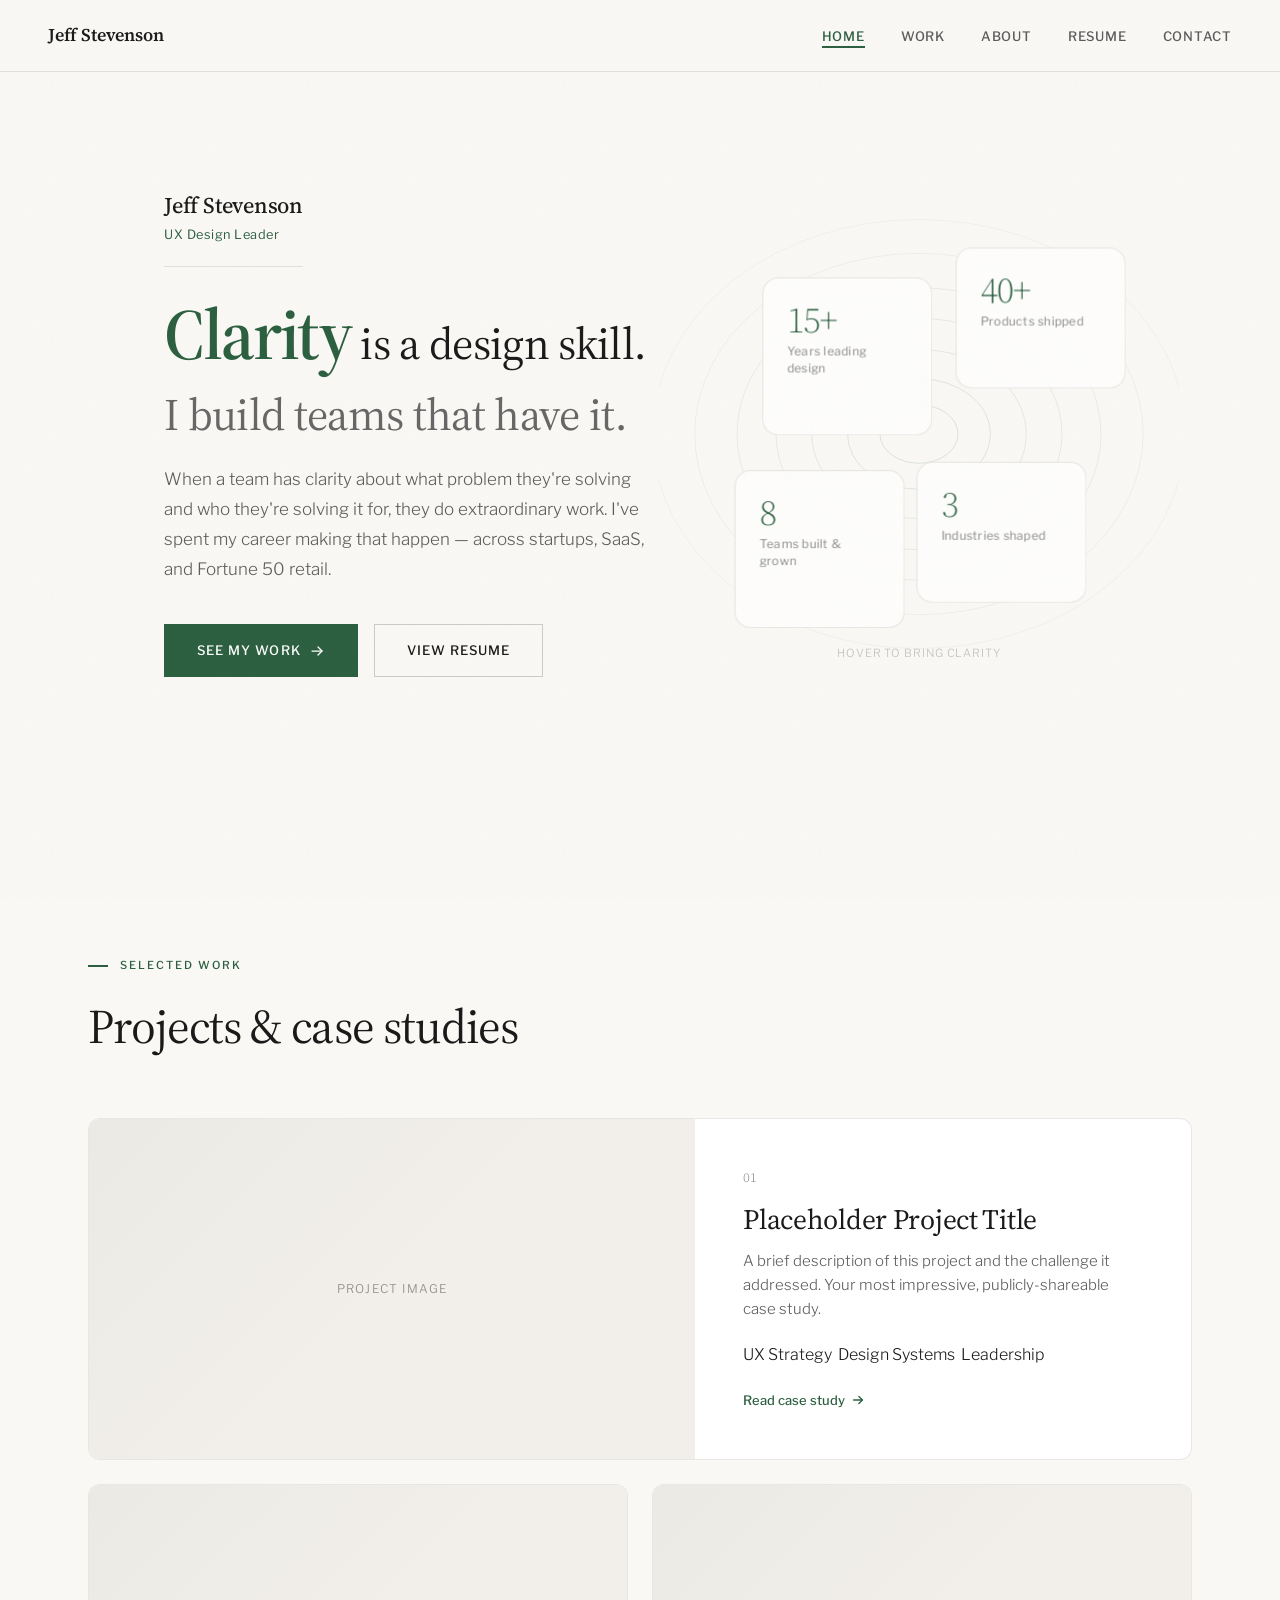
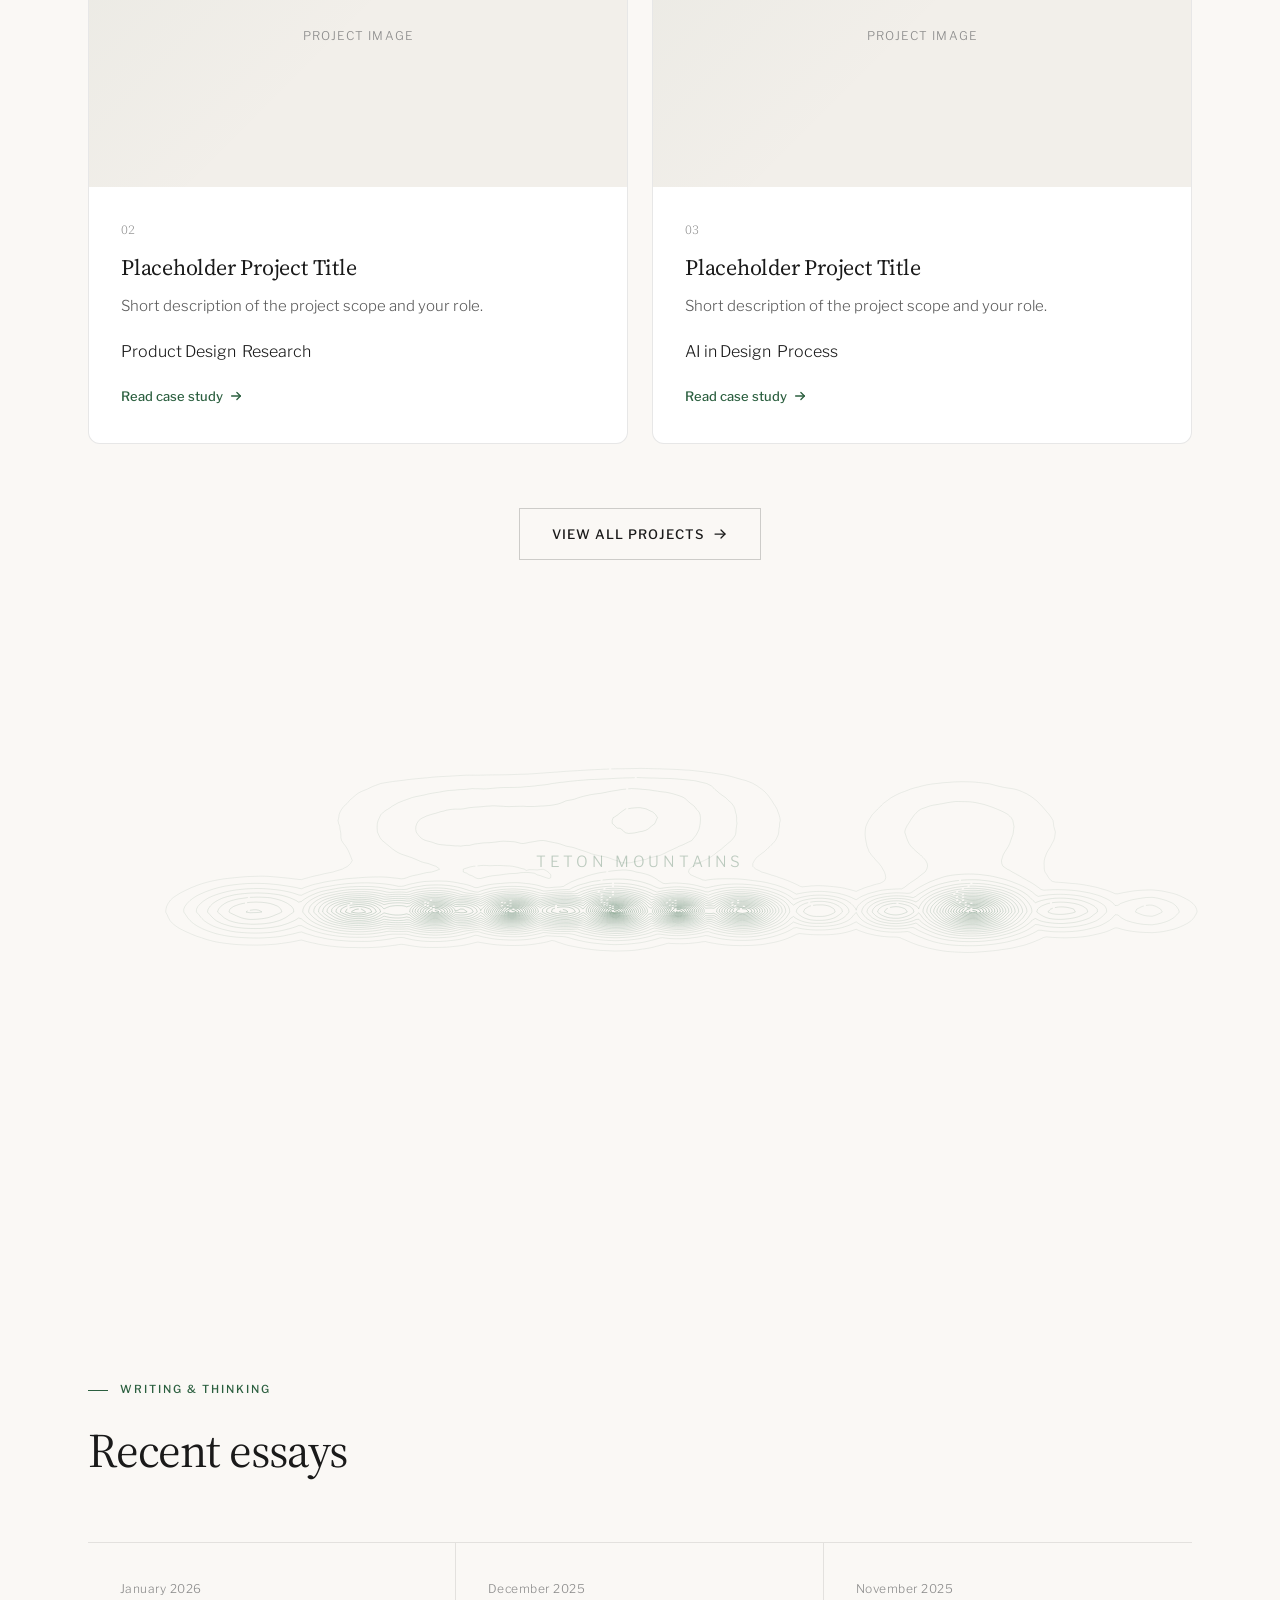
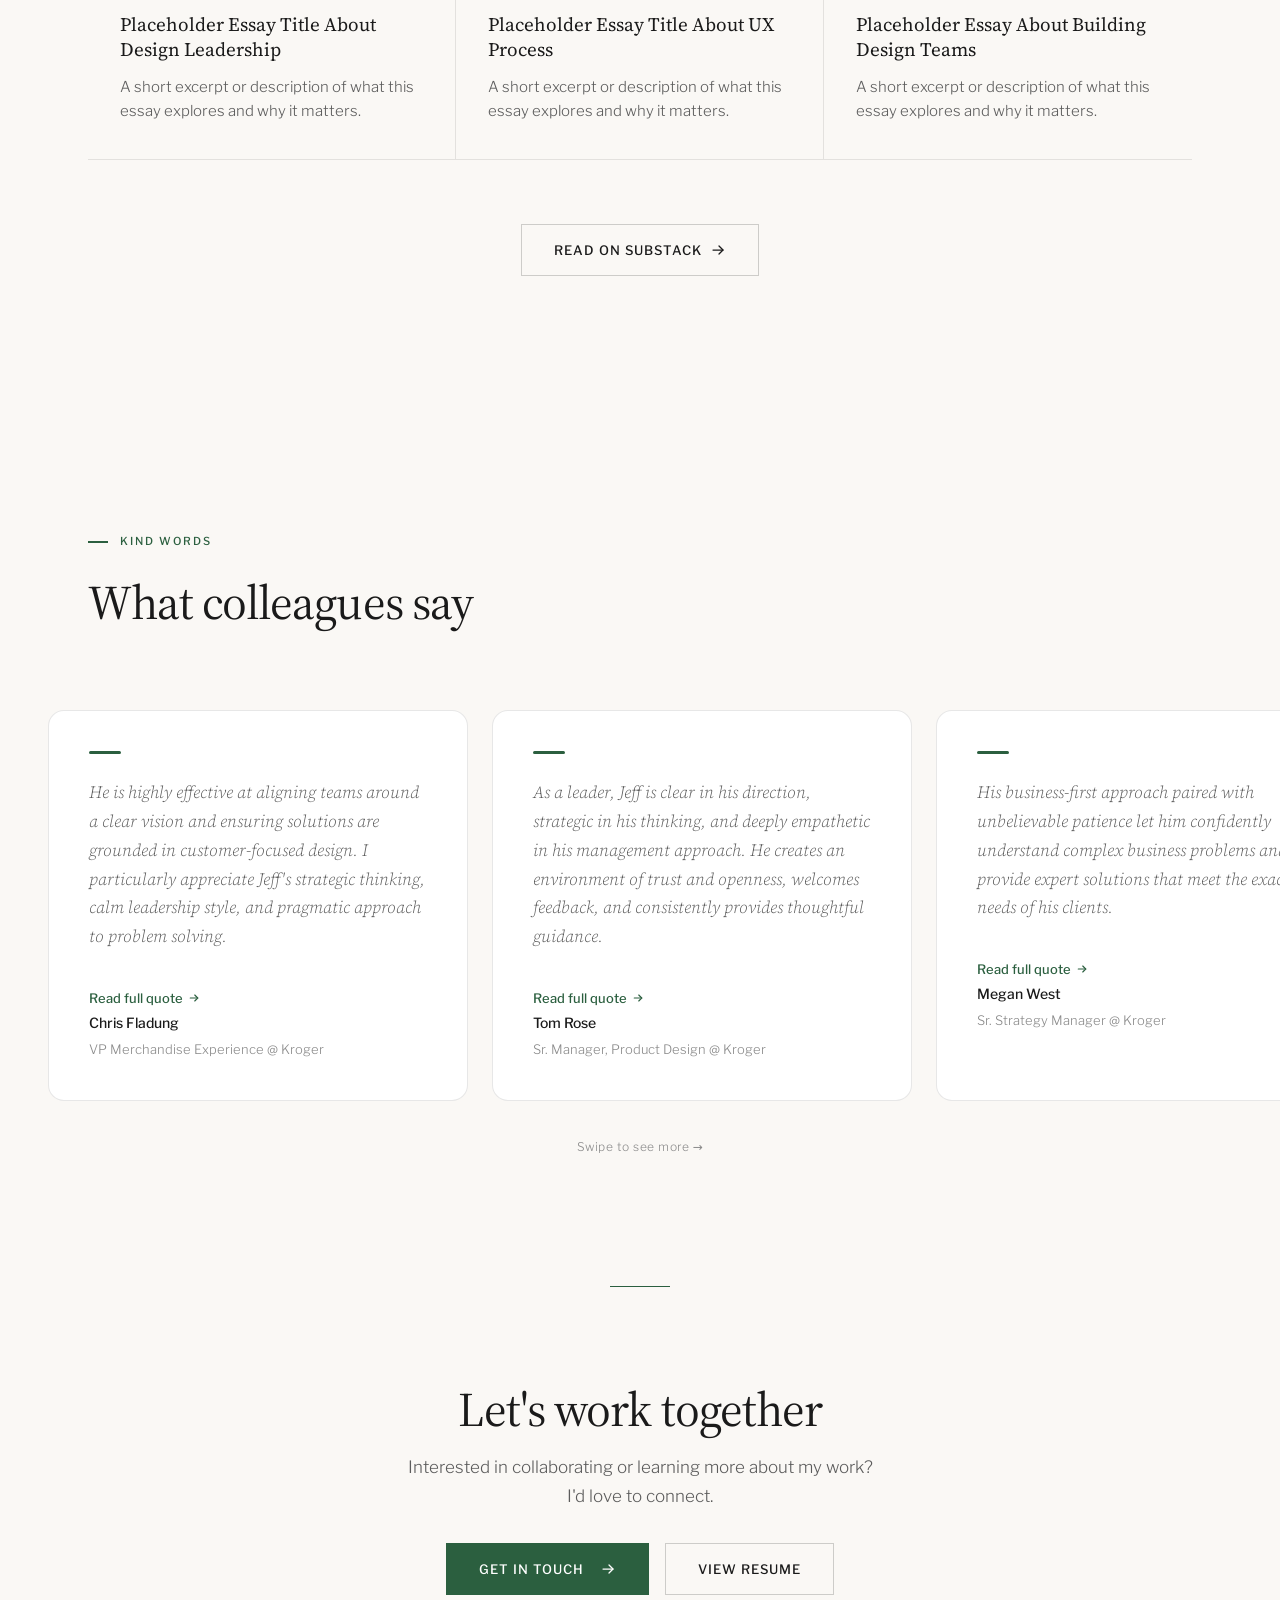
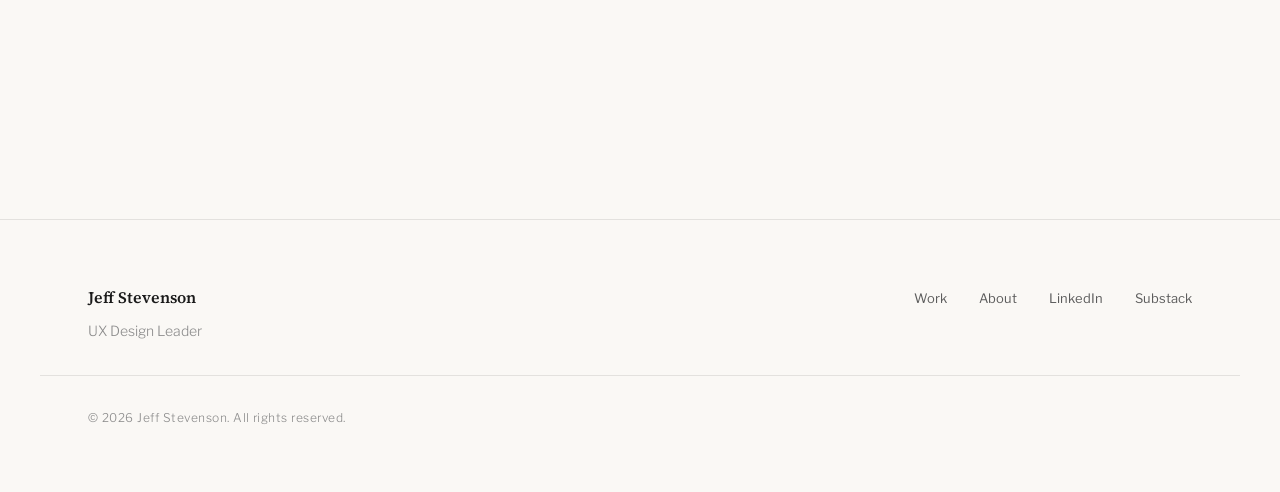
<file: index3.html>
<!DOCTYPE html>
<html lang="en">
<head>
    <meta charset="UTF-8">
    <meta name="viewport" content="width=device-width, initial-scale=1.0">
    <title>Jeff Stevenson — UX Design Leader</title>
    <meta name="description" content="UX Design Leader crafting thoughtful, human-centered experiences.">
    <link rel="stylesheet" href="styles.css">
    <style>
        /* --- Accessibility --- */
        .skip-link {
            position: absolute;
            top: -100%;
            left: 1rem;
            z-index: 10000;
            padding: 0.75rem 1.25rem;
            background: var(--color-accent);
            color: #fff;
            font-family: var(--font-body);
            font-size: 0.875rem;
            font-weight: 500;
            border-radius: 0 0 8px 8px;
            text-decoration: none;
            transition: top 0.2s ease;
        }
        .skip-link:focus {
            top: 0;
        }

        :focus-visible {
            outline: 2px solid var(--color-accent);
            outline-offset: 3px;
        }

        .sr-only {
            position: absolute;
            width: 1px;
            height: 1px;
            padding: 0;
            margin: -1px;
            overflow: hidden;
            clip: rect(0, 0, 0, 0);
            white-space: nowrap;
            border: 0;
        }

        @media (prefers-reduced-motion: reduce) {
            *, *::before, *::after {
                animation-duration: 0.01ms !important;
                animation-delay: 0.01ms !important;
                transition-duration: 0.01ms !important;
                scroll-behavior: auto !important;
            }
            .fade-in, .slide-in-left {
                opacity: 1 !important;
                transform: none !important;
            }
        }
        /* ============================================
           HOMEPAGE — ENHANCED DESIGN
           ============================================ */

        /* --- Hero --- */
        .hero {
            min-height: 92vh;
            display: flex;
            align-items: center;
            padding-top: calc(var(--nav-height) + var(--space-lg));
            padding-bottom: var(--space-xl);
            position: relative;
            overflow: hidden;
        }

        .hero.topo-dimmed::before {
            opacity: 0.3;
        }

        .hero-content {
            max-width: var(--max-width);
            margin: 0 auto;
            padding: 0 clamp(1.5rem, 4vw, 3rem);
            position: relative;
            z-index: 1;
            display: grid;
            grid-template-columns: 1.1fr 0.9fr;
            gap: clamp(3rem, 6vw, 6rem);
            align-items: center;
        }

        .hero-greeting {
            margin-bottom: 1.5rem;
            padding-bottom: 1.25rem;
            border-bottom: 1px solid var(--color-rule);
            display: inline-block;
            opacity: 0;
            animation: fadeUp 0.8s cubic-bezier(0.16, 1, 0.3, 1) 0.3s forwards;
        }

        .hero-greeting-name {
            font-family: var(--font-display);
            font-size: 1.4rem;
            font-weight: 500;
            letter-spacing: -0.01em;
            color: var(--color-text);
            line-height: 1.3;
        }

        .hero-greeting-title {
            font-family: var(--font-body);
            font-size: 0.8rem;
            font-weight: 400;
            letter-spacing: 0.04em;
            color: var(--color-accent);
            margin-top: 0.2rem;
        }

        .hero-title {
            font-family: var(--font-display);
            margin-bottom: 1.5rem;
        }

        .hero-title .hero-line-1 {
            display: block;
            font-size: clamp(1.8rem, 3.5vw, 2.8rem);
            font-weight: 400;
            line-height: 1.2;
            letter-spacing: -0.015em;
            color: var(--color-text);
            opacity: 0;
            animation: fadeUp 0.8s cubic-bezier(0.16, 1, 0.3, 1) 0.4s both;
        }

        .hero-title .hero-line-1 strong {
            font-size: 1.6em;
            font-weight: 600;
            color: var(--color-accent);
            letter-spacing: -0.03em;
            filter: blur(2px);
            opacity: 0.5;
        }

        .hero-title .hero-line-1 strong.resolved {
            animation: clarityResolve 0.8s ease-in-out forwards;
        }

        @keyframes clarityResolve {
            0%   { filter: blur(2px); opacity: 0.5; }
            58%  { filter: blur(3.5px); opacity: 0.45; }
            100% { filter: blur(0px); opacity: 1; }
        }

        .hero-title .hero-line-2 {
            display: block;
            font-size: clamp(1.8rem, 3.5vw, 2.8rem);
            font-weight: 400;
            line-height: 1.2;
            letter-spacing: -0.015em;
            color: #666;
            margin-top: 0.25em;
            opacity: 0;
            animation: fadeUp 0.8s cubic-bezier(0.16, 1, 0.3, 1) 1.1s both;
        }

        .hero-description {
            font-size: 1.0625rem;
            font-weight: 300;
            line-height: 1.75;
            color: var(--color-text-secondary);
            max-width: 480px;
            margin-bottom: 2.5rem;
            opacity: 0;
            animation: fadeUp 0.8s cubic-bezier(0.16, 1, 0.3, 1) 0.7s forwards;
        }

        .hero-actions {
            display: flex;
            gap: 1rem;
            flex-wrap: wrap;
            opacity: 0;
            animation: fadeUp 0.8s cubic-bezier(0.16, 1, 0.3, 1) 0.85s forwards;
        }

        /* Hero visual — floating interactive cards */
        .hero-visual {
            position: relative;
            display: flex;
            align-items: center;
            justify-content: center;
            opacity: 0;
            animation: fadeUp 1s cubic-bezier(0.16, 1, 0.3, 1) 0.6s forwards;
        }

        .hero-float-area {
            position: relative;
            width: 100%;
            max-width: 440px;
            aspect-ratio: 1;
        }

        /* Topo pattern — centered in float area, fixed size */
        .hero-float-area::before {
            content: '';
            position: absolute;
            top: 50%;
            left: 50%;
            width: 520px;
            height: 520px;
            transform: translate(-50%, -50%);
            background-image: url("data:image/svg+xml,%3Csvg width='800' height='800' viewBox='0 0 800 800' xmlns='http://www.w3.org/2000/svg'%3E%3Cg fill='none' stroke='%232B5F3F' stroke-width='1'%3E%3Cellipse cx='400' cy='400' rx='60' ry='45' opacity='0.22'/%3E%3Cellipse cx='400' cy='400' rx='110' ry='85' opacity='0.19'/%3E%3Cellipse cx='400' cy='400' rx='165' ry='130' opacity='0.16'/%3E%3Cellipse cx='400' cy='400' rx='220' ry='178' opacity='0.14'/%3E%3Cellipse cx='400' cy='400' rx='280' ry='225' opacity='0.12'/%3E%3Cellipse cx='400' cy='400' rx='345' ry='278' opacity='0.10'/%3E%3Cellipse cx='400' cy='400' rx='410' ry='330' opacity='0.08'/%3E%3C/g%3E%3C/svg%3E");
            background-size: 100% 100%;
            background-repeat: no-repeat;
            pointer-events: none;
            z-index: 0;
            transition: opacity 0.6s ease;
        }

        .hero-float-area.clarified::before {
            opacity: 0.3;
        }

        .hero-stat {
            position: absolute;
            width: 170px;
            padding: 1.5rem;
            background: rgba(255, 255, 255, 0.7);
            backdrop-filter: blur(10px);
            -webkit-backdrop-filter: blur(10px);
            border: 1px solid var(--color-rule);
            border-radius: 16px;
            cursor: pointer;
            text-decoration: none;
            display: block;
            will-change: transform, left, top;
            transition: left 0.7s cubic-bezier(0.34, 1.56, 0.64, 1),
                        top 0.7s cubic-bezier(0.34, 1.56, 0.64, 1),
                        background 0.4s ease,
                        border-color 0.4s ease,
                        box-shadow 0.4s ease;
        }

        .hero-stat:nth-child(3) { transition-delay: 0.04s, 0.04s, 0s, 0s, 0s; }
        .hero-stat:nth-child(4) { transition-delay: 0.08s, 0.08s, 0s, 0s, 0s; }
        .hero-stat:nth-child(5) { transition-delay: 0.12s, 0.12s, 0s, 0s, 0s; }

        /* Grid lines — hidden by default */
        .grid-lines {
            position: absolute;
            inset: 5%;
            pointer-events: none;
            opacity: 0;
            transition: opacity 0.5s ease 0.1s;
        }

        .grid-lines::before,
        .grid-lines::after {
            content: '';
            position: absolute;
            background: var(--color-accent);
            border-radius: 1px;
        }

        .grid-lines::before {
            left: 50%;
            top: 8%;
            bottom: 8%;
            width: 1px;
            opacity: 0.25;
            transform: translateX(-0.5px);
        }

        .grid-lines::after {
            top: 50%;
            left: 8%;
            right: 8%;
            height: 1px;
            opacity: 0.25;
            transform: translateY(-0.5px);
        }

        /* Clarified state — grid appears, topo fades */
        .hero-float-area.clarified .grid-lines {
            opacity: 1;
        }

        /* Hover hint */
        .hover-hint {
            position: absolute;
            bottom: -2rem;
            left: 50%;
            transform: translateX(-50%);
            font-size: 0.7rem;
            letter-spacing: 0.08em;
            text-transform: uppercase;
            color: var(--color-text-muted);
            opacity: 0.5;
            transition: opacity 0.4s ease;
            white-space: nowrap;
        }

        .hero-float-area.clarified .hover-hint {
            opacity: 0;
        }

        .hero-stat:hover,
        .hero-stat.hovered {
            background: rgba(255, 255, 255, 0.95);
            border-color: var(--color-accent);
            box-shadow: 0 16px 48px rgba(43, 95, 63, 0.12);
        }

        .hero-stat:hover .hero-stat-number,
        .hero-stat.hovered .hero-stat-number {
            color: var(--color-accent-light);
        }

        .hero-stat:hover .hero-stat-cta,
        .hero-stat.hovered .hero-stat-cta {
            opacity: 1;
            transform: translateY(0);
        }

        .hero-stat-number {
            font-family: var(--font-display);
            font-size: 2.25rem;
            font-weight: 300;
            line-height: 1;
            letter-spacing: -0.03em;
            color: var(--color-accent);
            margin-bottom: 0.3rem;
            transition: color 0.4s ease;
        }

        .hero-stat-label {
            font-family: var(--font-body);
            font-size: 0.75rem;
            font-weight: 400;
            letter-spacing: 0.02em;
            color: var(--color-text-muted);
            line-height: 1.4;
        }

        .hero-stat-cta {
            display: inline-flex;
            align-items: center;
            gap: 0.3rem;
            font-family: var(--font-body);
            font-size: 0.6875rem;
            font-weight: 500;
            letter-spacing: 0.04em;
            color: var(--color-accent);
            margin-top: 0.75rem;
            opacity: 0;
            transform: translateY(4px);
            transition: opacity 0.3s ease, transform 0.3s ease;
        }

        .hero-stat-cta svg {
            width: 12px;
            height: 12px;
        }

        /* --- Topographic divider --- */
        .topo-divider {
            width: 100%;
            height: 80px;
            overflow: hidden;
            opacity: 0.5;
        }

        .topo-divider svg {
            width: 100%;
            height: 100%;
        }

        /* --- Featured Work --- */
        .featured-work {
            padding: var(--space-2xl) 0;
        }

        .work-grid {
            display: grid;
            grid-template-columns: 1fr 1fr;
            gap: 1.5rem;
            margin-top: var(--space-lg);
        }

        .work-card {
            background: var(--color-surface);
            border: 1px solid var(--color-rule);
            border-radius: 12px;
            padding: 0;
            overflow: hidden;
            transition: all 0.5s cubic-bezier(0.16, 1, 0.3, 1);
            position: relative;
            display: flex;
            flex-direction: column;
        }

        .work-card:hover {
            transform: translateY(-4px);
            box-shadow: 0 16px 48px rgba(0, 0, 0, 0.08);
            border-color: var(--color-accent-medium);
        }

        .work-card-image {
            aspect-ratio: 16 / 9;
            background: var(--color-bg-alt);
            display: flex;
            align-items: center;
            justify-content: center;
            position: relative;
            overflow: hidden;
        }

        .work-card-image::after {
            content: '';
            position: absolute;
            inset: 0;
            background: linear-gradient(135deg, rgba(43, 95, 63, 0.04) 0%, transparent 50%);
            transition: opacity 0.4s ease;
        }

        .work-card:hover .work-card-image::after {
            opacity: 0;
        }

        .work-card-image-placeholder {
            font-family: var(--font-body);
            font-size: 0.75rem;
            letter-spacing: 0.1em;
            text-transform: uppercase;
            color: var(--color-text-muted);
        }

        .work-card-body {
            padding: 2rem 2rem 2.25rem;
            flex-grow: 1;
            display: flex;
            flex-direction: column;
        }

        .work-card-number {
            font-family: var(--font-display);
            font-size: 0.8125rem;
            color: var(--color-text-muted);
            margin-bottom: 0.75rem;
        }

        .work-card-title {
            font-family: var(--font-display);
            font-size: 1.375rem;
            font-weight: 400;
            line-height: 1.3;
            letter-spacing: -0.01em;
            margin-bottom: 0.75rem;
            transition: color 0.3s ease;
        }

        .work-card:hover .work-card-title {
            color: var(--color-accent);
        }

        .work-card-description {
            font-size: 0.9375rem;
            color: var(--color-text-secondary);
            line-height: 1.6;
            margin-bottom: 1.25rem;
            flex-grow: 1;
        }

        .work-card-tags {
            display: flex;
            gap: 0.375rem;
            flex-wrap: wrap;
        }

        .work-card-link {
            font-size: 0.8125rem;
            font-weight: 500;
            color: var(--color-accent);
            display: inline-flex;
            align-items: center;
            gap: 0.375rem;
            transition: gap 0.3s ease;
            margin-top: 1.25rem;
        }

        .work-card-link:hover { gap: 0.625rem; }
        .work-card-link svg { width: 14px; height: 14px; }

        /* Featured card — full width */
        .work-card.featured {
            grid-column: 1 / -1;
            display: grid;
            grid-template-columns: 1.1fr 0.9fr;
        }

        .work-card.featured .work-card-image {
            aspect-ratio: auto;
            min-height: 320px;
        }

        .work-card.featured .work-card-body {
            padding: 3rem;
            justify-content: center;
        }

        .work-card.featured .work-card-title {
            font-size: 1.75rem;
        }

        /* --- Topo relief divider --- */
        .topo-section {
            position: relative;
            width: 100%;
            max-width: 1600px;
            margin: var(--space-lg) auto 0;
            height: 500px;
            overflow: hidden;
        }
        .topo-canvas { display: block; width: 100%; height: 100%; }
        .topo-label {
            position: absolute; top: 22%; left: 50%;
            transform: translate(-50%, -50%);
            font-family: var(--font-body);
            font-weight: 300;
            font-size: clamp(0.75rem, 1.2vw, 1rem);
            letter-spacing: 0.25em; text-transform: uppercase;
            color: rgba(43, 95, 63, 0.30); pointer-events: none;
            white-space: nowrap;
            transition: opacity 0.7s ease;
        }
        .topo-label.hidden { opacity: 0; }
        .topo-text {
            position: absolute; top: 44%; left: 50%;
            transform: translate(-50%, -30%);
            font-family: var(--font-display);
            font-weight: 800;
            font-size: clamp(2.2rem, 5vw, 4.2rem);
            letter-spacing: 0.14em; text-transform: uppercase;
            color: rgba(43, 95, 63, 0); pointer-events: none;
            white-space: nowrap;
            transition: color 0.5s ease, transform 0.5s ease;
        }
        .topo-text.revealed {
            color: rgba(43, 95, 63, 0.35);
            transform: translate(-50%, -50%);
        }

        /* --- Writing Section --- */
        .writing-section {
            padding: var(--space-2xl) 0;
        }

        .writing-grid {
            display: grid;
            grid-template-columns: repeat(3, 1fr);
            gap: 0;
            margin-top: var(--space-lg);
            border-top: 1px solid var(--color-rule);
        }

        .writing-card {
            padding: 2.25rem 2rem;
            border-bottom: 1px solid var(--color-rule);
            border-right: 1px solid var(--color-rule);
            position: relative;
            transition: background 0.4s ease;
        }

        .writing-card:nth-child(3n) { border-right: none; }

        .writing-card:hover {
            background: var(--color-surface);
        }

        .writing-card::before {
            content: '';
            position: absolute;
            top: 0;
            left: 0;
            width: 0;
            height: 2px;
            background: var(--color-accent);
            transition: width 0.5s cubic-bezier(0.16, 1, 0.3, 1);
        }

        .writing-card:hover::before { width: 100%; }

        .writing-card-date {
            font-size: 0.75rem;
            color: var(--color-text-muted);
            letter-spacing: 0.04em;
            margin-bottom: 0.75rem;
        }

        .writing-card-title {
            font-family: var(--font-display);
            font-size: 1.1875rem;
            font-weight: 400;
            line-height: 1.35;
            margin-bottom: 0.75rem;
            transition: color 0.3s ease;
        }

        .writing-card:hover .writing-card-title { color: var(--color-accent); }

        .writing-card-excerpt {
            font-size: 0.9375rem;
            color: var(--color-text-secondary);
            line-height: 1.6;
        }

        /* --- Testimonials — horizontal scroll --- */
        .testimonials {
            padding: var(--space-2xl) 0;
            overflow: hidden;
        }

        .testimonial-track {
            display: flex;
            gap: 1.5rem;
            margin-top: var(--space-lg);
            padding: 1rem clamp(1.5rem, 4vw, 3rem) 2.5rem;
            margin-bottom: -1.5rem;
            overflow-x: auto;
            scrollbar-width: none;
            -ms-overflow-style: none;
            cursor: grab;
        }

        .testimonial-track::-webkit-scrollbar { display: none; }
        .testimonial-track:active { cursor: grabbing; }

        .testimonial {
            flex: 0 0 min(420px, 80vw);
            padding: 2.5rem;
            background: var(--color-surface);
            border: 1px solid var(--color-rule);
            border-radius: 16px;
            position: relative;
            transition: transform 0.4s cubic-bezier(0.16, 1, 0.3, 1), box-shadow 0.4s ease;
        }

        .testimonial:hover {
            transform: translateY(-3px);
            box-shadow: 0 12px 40px rgba(0, 0, 0, 0.06);
        }

        .testimonial-accent {
            width: 32px;
            height: 3px;
            background: var(--color-accent);
            border-radius: 2px;
            margin-bottom: 1.5rem;
        }

        .testimonial-text {
            font-family: var(--font-display);
            font-size: 1.0625rem;
            font-weight: 300;
            font-style: italic;
            line-height: 1.7;
            color: var(--color-text-secondary);
            margin-bottom: 1.5rem;
        }

        .testimonial-author {
            font-size: 0.875rem;
            font-weight: 500;
            color: var(--color-text);
        }

        .testimonial-role {
            font-size: 0.8125rem;
            color: var(--color-text-muted);
            margin-top: 0.2rem;
        }

        .testimonial-hint {
            text-align: center;
            margin-top: 1.25rem;
            font-size: 0.75rem;
            color: var(--color-text-muted);
            letter-spacing: 0.04em;
            opacity: 0.6;
        }

        /* Expandable quote card */
        .testimonial.has-full-quote {
            cursor: pointer;
        }
        .testimonial-read-more {
            display: inline-flex;
            align-items: center;
            gap: 0.3rem;
            font-family: var(--font-body);
            font-size: 0.8125rem;
            font-weight: 500;
            color: var(--color-accent);
            margin-top: 0.75rem;
            transition: gap 0.2s ease;
        }
        .testimonial.has-full-quote:hover .testimonial-read-more {
            gap: 0.5rem;
        }

        /* Quote modal */
        .quote-modal-overlay {
            position: fixed;
            inset: 0;
            z-index: 9999;
            display: none;
            align-items: center;
            justify-content: center;
            background: rgba(0, 0, 0, 0);
            backdrop-filter: blur(0px);
            opacity: 0;
            transition: opacity 0.35s ease, background 0.35s ease, backdrop-filter 0.35s ease;
        }
        .quote-modal-overlay.is-open {
            display: flex;
        }
        .quote-modal-overlay.is-visible {
            opacity: 1;
            background: rgba(0, 0, 0, 0.82);
            backdrop-filter: blur(12px);
        }
        .quote-modal {
            position: relative;
            width: 90vw;
            max-width: 600px;
            max-height: 80vh;
            overflow-y: auto;
            background: var(--color-surface);
            border: 1px solid var(--color-rule);
            border-radius: 16px;
            padding: 3rem;
            transform: scale(0.92) translateY(20px);
            transition: transform 0.4s cubic-bezier(0.16, 1, 0.3, 1);
        }
        .quote-modal-overlay.is-visible .quote-modal {
            transform: scale(1) translateY(0);
        }
        .quote-modal-close {
            position: absolute;
            top: 1.25rem;
            right: 1.25rem;
            background: none;
            border: none;
            color: var(--color-text-muted);
            cursor: pointer;
            padding: 0.25rem;
            transition: color 0.2s ease;
        }
        .quote-modal-close:hover {
            color: var(--color-text);
        }
        .quote-modal .testimonial-accent {
            margin-bottom: 1.5rem;
        }
        .quote-modal-text {
            font-family: var(--font-display);
            font-size: 1.125rem;
            font-weight: 300;
            font-style: italic;
            line-height: 1.8;
            color: var(--color-text-secondary);
            margin-bottom: 1.75rem;
        }
        .quote-modal-author {
            font-size: 0.9375rem;
            font-weight: 500;
            color: var(--color-text);
        }
        .quote-modal-role {
            font-size: 0.8125rem;
            color: var(--color-text-muted);
            margin-top: 0.2rem;
        }

        /* --- CTA --- */
        .cta-strip {
            padding: var(--space-xl) 0;
            text-align: center;
            position: relative;
        }

        .cta-strip::before {
            content: '';
            position: absolute;
            top: 0;
            left: 50%;
            transform: translateX(-50%);
            width: 60px;
            height: 1px;
            background: var(--color-accent);
        }

        .cta-strip .section-heading {
            margin-bottom: 1rem;
        }

        .cta-description {
            font-size: 1.0625rem;
            color: var(--color-text-secondary);
            max-width: 480px;
            margin: 0 auto var(--space-md);
        }

        .cta-actions {
            display: flex;
            gap: 1rem;
            justify-content: center;
            flex-wrap: wrap;
        }

        /* --- Animations --- */
        @keyframes fadeUp {
            from { opacity: 0; transform: translateY(24px); }
            to { opacity: 1; transform: translateY(0); }
        }

        @keyframes lineReveal {
            from { opacity: 0; transform: translateY(100%); }
            to { opacity: 1; transform: translateY(0); }
        }

        /* Scroll-triggered with smoother easing */
        .fade-in {
            opacity: 0;
            transform: translateY(28px);
            transition: opacity 0.8s cubic-bezier(0.16, 1, 0.3, 1), transform 0.8s cubic-bezier(0.16, 1, 0.3, 1);
        }
        .fade-in.visible { opacity: 1; transform: translateY(0); }

        .slide-in-left {
            opacity: 0;
            transform: translateX(-40px);
            transition: opacity 0.8s cubic-bezier(0.16, 1, 0.3, 1), transform 0.8s cubic-bezier(0.16, 1, 0.3, 1);
        }
        .slide-in-left.visible { opacity: 1; transform: translateX(0); }

        .fade-in.delay-1, .slide-in-left.delay-1 { transition-delay: 0.1s; }
        .fade-in.delay-2, .slide-in-left.delay-2 { transition-delay: 0.2s; }
        .fade-in.delay-3, .slide-in-left.delay-3 { transition-delay: 0.3s; }
        .fade-in.delay-4, .slide-in-left.delay-4 { transition-delay: 0.4s; }

        /* --- Responsive --- */
        @media (max-width: 968px) {
            .hero-content { grid-template-columns: 1fr; }
            .hero-visual { display: none; }
            .hero::before { width: 100%; right: -20%; opacity: 0.5; }
            .hero-greeting { border-bottom: none; padding-bottom: 0; margin-bottom: 1rem; }
            .hero-greeting-name { display: none; }
            .work-card.featured { grid-template-columns: 1fr; }
            .work-card.featured .work-card-image { min-height: 200px; }
        }

        @media (max-width: 768px) {
            .work-grid { grid-template-columns: 1fr; }
            .writing-grid { grid-template-columns: 1fr; }
            .writing-card { border-right: none; }
            .topo-section { height: 350px; }
        }
    </style>
</head>
<body>

    <a href="#main" class="skip-link">Skip to content</a>

    <!-- Navigation -->
    <nav class="nav" aria-label="Main navigation">
        <div class="nav-name"><a href="index.html">Jeff Stevenson</a></div>
        <button class="nav-toggle" aria-label="Toggle navigation" aria-expanded="false">
            <span></span><span></span><span></span>
        </button>
        <ul class="nav-links">
            <li><a href="index2.html" class="active">Home</a></li>
            <li><a href="work.html">Work</a></li>
            <li><a href="about.html">About</a></li>
            <li><a href="resume.html">Resume</a></li>
            <li><a href="contact.html">Contact</a></li>
        </ul>
    </nav>

    <main id="main">

    <!-- Hero -->
    <section class="hero">
        <div class="hero-content">
            <div class="hero-text">
                <div class="hero-greeting">
                    <div class="hero-greeting-name">Jeff Stevenson</div>
                    <div class="hero-greeting-title">UX Design Leader</div>
                </div>
                <h1 class="hero-title" id="heroTitle">
                    <span class="hero-line-1"><strong id="clarityWord">Clarity</strong> is a design skill.</span>
                    <span class="hero-line-2">I build teams that have it.</span>
                </h1>
                <p class="hero-description">
                    When a team has clarity about what problem they're solving and who 
                    they're solving it for, they do extraordinary work. I've spent 
                    my career making that happen — across startups, SaaS, and 
                    Fortune 50 retail.
                </p>
                <div class="hero-actions">
                    <a href="work.html" class="btn btn--primary">
                        <span>See My Work</span>
                        <svg class="btn-arrow" viewBox="0 0 16 16" fill="none" stroke="currentColor" stroke-width="1.25" stroke-linecap="round" stroke-linejoin="round">
                            <line x1="3" y1="8" x2="13" y2="8"/><polyline points="9,4 13,8 9,12"/>
                        </svg>
                    </a>
                    <a href="resume.html" class="btn">
                        <span>View Resume</span>
                    </a>
                </div>
            </div>
            <div class="hero-visual">
                <div class="hero-float-area" id="heroFloatArea">
                    <div class="grid-lines"></div>
                    <a href="#" class="hero-stat" data-home-x="10" data-home-y="8" data-grid-x="7.7" data-grid-y="24.8">
                        <div class="hero-stat-number">15+</div>
                        <div class="hero-stat-label">Years leading design</div>
                        <div class="hero-stat-cta">
                            View resume
                            <svg viewBox="0 0 16 16" fill="none" stroke="currentColor" stroke-width="1.5" stroke-linecap="round" stroke-linejoin="round"><line x1="3" y1="8" x2="13" y2="8"/><polyline points="9,4 13,8 9,12"/></svg>
                        </div>
                    </a>
                    <a href="work.html" class="hero-stat" data-home-x="55" data-home-y="5" data-grid-x="53.6" data-grid-y="24.8">
                        <div class="hero-stat-number">40+</div>
                        <div class="hero-stat-label">Products shipped</div>
                        <div class="hero-stat-cta">
                            See my work
                            <svg viewBox="0 0 16 16" fill="none" stroke="currentColor" stroke-width="1.5" stroke-linecap="round" stroke-linejoin="round"><line x1="3" y1="8" x2="13" y2="8"/><polyline points="9,4 13,8 9,12"/></svg>
                        </div>
                    </a>
                    <a href="about.html" class="hero-stat" data-home-x="5" data-home-y="55" data-grid-x="7.7" data-grid-y="53.6">
                        <div class="hero-stat-number">8</div>
                        <div class="hero-stat-label">Teams built & grown</div>
                        <div class="hero-stat-cta">
                            About me
                            <svg viewBox="0 0 16 16" fill="none" stroke="currentColor" stroke-width="1.5" stroke-linecap="round" stroke-linejoin="round"><line x1="3" y1="8" x2="13" y2="8"/><polyline points="9,4 13,8 9,12"/></svg>
                        </div>
                    </a>
                    <a href="work.html" class="hero-stat" data-home-x="52" data-home-y="58" data-grid-x="53.6" data-grid-y="53.6">
                        <div class="hero-stat-number">3</div>
                        <div class="hero-stat-label">Industries shaped</div>
                        <div class="hero-stat-cta">
                            Explore work
                            <svg viewBox="0 0 16 16" fill="none" stroke="currentColor" stroke-width="1.5" stroke-linecap="round" stroke-linejoin="round"><line x1="3" y1="8" x2="13" y2="8"/><polyline points="9,4 13,8 9,12"/></svg>
                        </div>
                    </a>
                    <div class="hover-hint">Hover to bring clarity</div>
                </div>
            </div>
        </div>
    </section>

    <!-- Featured Work -->
    <section class="featured-work" aria-labelledby="work-label work-heading">
        <div class="container">
            <div class="fade-in">
                <p class="section-label" id="work-label">Selected Work</p>
                <h2 class="section-heading" id="work-heading">Projects & case studies</h2>
            </div>

            <div class="work-grid">
                <a href="work.html" class="work-card featured fade-in delay-1">
                    <div class="work-card-image">
                        <span class="work-card-image-placeholder">Project image</span>
                    </div>
                    <div class="work-card-body">
                        <span class="work-card-number">01</span>
                        <h3 class="work-card-title">Placeholder Project Title</h3>
                        <p class="work-card-description">
                            A brief description of this project and the challenge it addressed. 
                            Your most impressive, publicly-shareable case study.
                        </p>
                        <div class="work-card-tags">
                            <span class="work-tag">UX Strategy</span>
                            <span class="work-tag">Design Systems</span>
                            <span class="work-tag">Leadership</span>
                        </div>
                        <span class="work-card-link">
                            Read case study
                            <svg viewBox="0 0 16 16" fill="none" stroke="currentColor" stroke-width="1.5" stroke-linecap="round" stroke-linejoin="round">
                                <line x1="3" y1="8" x2="13" y2="8"/><polyline points="9,4 13,8 9,12"/>
                            </svg>
                        </span>
                    </div>
                </a>

                <a href="work.html" class="work-card fade-in delay-2">
                    <div class="work-card-image">
                        <span class="work-card-image-placeholder">Project image</span>
                    </div>
                    <div class="work-card-body">
                        <span class="work-card-number">02</span>
                        <h3 class="work-card-title">Placeholder Project Title</h3>
                        <p class="work-card-description">
                            Short description of the project scope and your role.
                        </p>
                        <div class="work-card-tags">
                            <span class="work-tag">Product Design</span>
                            <span class="work-tag">Research</span>
                        </div>
                        <span class="work-card-link">
                            Read case study
                            <svg viewBox="0 0 16 16" fill="none" stroke="currentColor" stroke-width="1.5" stroke-linecap="round" stroke-linejoin="round">
                                <line x1="3" y1="8" x2="13" y2="8"/><polyline points="9,4 13,8 9,12"/>
                            </svg>
                        </span>
                    </div>
                </a>

                <a href="work.html" class="work-card fade-in delay-3">
                    <div class="work-card-image">
                        <span class="work-card-image-placeholder">Project image</span>
                    </div>
                    <div class="work-card-body">
                        <span class="work-card-number">03</span>
                        <h3 class="work-card-title">Placeholder Project Title</h3>
                        <p class="work-card-description">
                            Short description of the project scope and your role.
                        </p>
                        <div class="work-card-tags">
                            <span class="work-tag">AI in Design</span>
                            <span class="work-tag">Process</span>
                        </div>
                        <span class="work-card-link">
                            Read case study
                            <svg viewBox="0 0 16 16" fill="none" stroke="currentColor" stroke-width="1.5" stroke-linecap="round" stroke-linejoin="round">
                                <line x1="3" y1="8" x2="13" y2="8"/><polyline points="9,4 13,8 9,12"/>
                            </svg>
                        </span>
                    </div>
                </a>
            </div>

            <div style="text-align: center; margin-top: var(--space-lg);" class="fade-in">
                <a href="work.html" class="btn">
                    <span>View All Projects</span>
                    <svg class="btn-arrow" viewBox="0 0 16 16" fill="none" stroke="currentColor" stroke-width="1.25" stroke-linecap="round" stroke-linejoin="round">
                        <line x1="3" y1="8" x2="13" y2="8"/><polyline points="9,4 13,8 9,12"/>
                    </svg>
                </a>
            </div>
        </div>
    </section>

    <!-- Topo Relief Divider -->
    <div class="topo-section" id="topoSection" role="img" aria-label="Topographic contour map of the Teton Mountains that transforms from flat to three-dimensional as you scroll">
        <canvas class="topo-canvas" id="topoCanvas"></canvas>
        <div class="topo-label" id="topoLabel">Teton Mountains</div>
        <div class="topo-text" id="topoText">Go Farther</div>
    </div>

    <!-- Writing -->
    <section class="writing-section" aria-labelledby="writing-label writing-heading">
        <div class="container">
            <div class="fade-in">
                <p class="section-label" id="writing-label">Writing & Thinking</p>
                <h2 class="section-heading" id="writing-heading">Recent essays</h2>
            </div>

            <div class="writing-grid">
                <a href="#" class="writing-card fade-in delay-1">
                    <p class="writing-card-date">January 2026</p>
                    <h3 class="writing-card-title">Placeholder Essay Title About Design Leadership</h3>
                    <p class="writing-card-excerpt">
                        A short excerpt or description of what this essay explores and why it matters.
                    </p>
                </a>

                <a href="#" class="writing-card fade-in delay-2">
                    <p class="writing-card-date">December 2025</p>
                    <h3 class="writing-card-title">Placeholder Essay Title About UX Process</h3>
                    <p class="writing-card-excerpt">
                        A short excerpt or description of what this essay explores and why it matters.
                    </p>
                </a>

                <a href="#" class="writing-card fade-in delay-3">
                    <p class="writing-card-date">November 2025</p>
                    <h3 class="writing-card-title">Placeholder Essay About Building Design Teams</h3>
                    <p class="writing-card-excerpt">
                        A short excerpt or description of what this essay explores and why it matters.
                    </p>
                </a>
            </div>

            <div style="text-align: center; margin-top: var(--space-lg);" class="fade-in">
                <a href="#" class="btn">
                    <span>Read on Substack</span>
                    <svg class="btn-arrow" viewBox="0 0 16 16" fill="none" stroke="currentColor" stroke-width="1.25" stroke-linecap="round" stroke-linejoin="round">
                        <line x1="3" y1="8" x2="13" y2="8"/><polyline points="9,4 13,8 9,12"/>
                    </svg>
                </a>
            </div>
        </div>
    </section>

    <!-- Testimonials -->
    <section class="testimonials" aria-labelledby="testimonials-label testimonials-heading">
        <div class="container">
            <div class="fade-in">
                <p class="section-label" id="testimonials-label">Kind Words</p>
                <h2 class="section-heading" id="testimonials-heading">What colleagues say</h2>
            </div>
        </div>

        <div class="testimonial-track" tabindex="0" role="region" aria-label="Testimonials, scrollable">
            <div class="testimonial has-full-quote fade-in delay-1" data-full-quote="I had the opportunity to work closely with Jeff Stevenson while leading the Merchandising Product Management and Design organization at Kroger. Jeff led design for our Item and Assortment capabilities and consistently brought a thoughtful, curious approach to every challenge. He is highly effective at aligning teams around a clear vision and ensuring solutions are grounded in customer-focused design. I particularly appreciate Jeff's strategic thinking, calm leadership style, and pragmatic approach to problem solving. He is a strong design leader who elevates both the work and the teams around him." onclick="openQuoteModal(this)" onkeydown="if(event.key==='Enter'||event.key===' '){event.preventDefault();openQuoteModal(this)}" role="button" tabindex="0">
                <div class="testimonial-accent"></div>
                <p class="testimonial-text">
                    He is highly effective at aligning teams around a clear vision and ensuring solutions are grounded in customer-focused design. I particularly appreciate Jeff's strategic thinking, calm leadership style, and pragmatic approach to problem solving.
                </p>
                <span class="testimonial-read-more">Read full quote <svg width="12" height="12" viewBox="0 0 16 16" fill="none" stroke="currentColor" stroke-width="1.5" stroke-linecap="round" stroke-linejoin="round"><line x1="3" y1="8" x2="13" y2="8"/><polyline points="9,4 13,8 9,12"/></svg></span>
                <p class="testimonial-author">Chris Fladung</p>
                <p class="testimonial-role">VP Merchandise Experience @ Kroger</p>
            </div>

            <div class="testimonial has-full-quote fade-in delay-2" data-full-quote="I've had the opportunity to work with Jeff Stevenson twice over the years-first as a peer UX Architect at Nielsen, and later reporting to him as a Senior Manager of Product Design at Kroger. In both contexts, Jeff stood out as someone I genuinely enjoyed collaborating with and learning from.

As a leader, Jeff is clear in his direction, strategic in his thinking, and deeply empathetic in his management approach. He creates an environment of trust and openness, welcomes feedback, and consistently provides thoughtful guidance. I learned a great deal from him about managing across all levels of an organization and navigating complex HR situations with professionalism and care.

Jeff is a well-rounded design and product management leader, and I have no doubt he's capable of taking on responsibilities far beyond his previous roles as Group Manager and Director. I would gladly work with or for him again." onclick="openQuoteModal(this)" onkeydown="if(event.key==='Enter'||event.key===' '){event.preventDefault();openQuoteModal(this)}" role="button" tabindex="0">
                <div class="testimonial-accent"></div>
                <p class="testimonial-text">
                    As a leader, Jeff is clear in his direction, strategic in his thinking, and deeply empathetic in his management approach. He creates an environment of trust and openness, welcomes feedback, and consistently provides thoughtful guidance.
                </p>
                <span class="testimonial-read-more">Read full quote <svg width="12" height="12" viewBox="0 0 16 16" fill="none" stroke="currentColor" stroke-width="1.5" stroke-linecap="round" stroke-linejoin="round"><line x1="3" y1="8" x2="13" y2="8"/><polyline points="9,4 13,8 9,12"/></svg></span>
                <p class="testimonial-author">Tom Rose</p>
                <p class="testimonial-role">Sr. Manager, Product Design @ Kroger</p>
            </div>

            <div class="testimonial has-full-quote fade-in delay-3" data-full-quote="Jeff Stevenson is one of the smartest and most versatile individuals I've had the pleasure of working with in my career. I worked closely with Jeff as a colleague at Bridge Worldwide: we collaborated on many digital marketing projects for CPG clients, notably ConAgra Foods and P&G. Jeff is not only one of the most talented user experience professionals I've worked with, but also embodies leadership qualities that make someone a truly special addition to any group. His business-first approach paired with unbelievable patience let him confidently understand complex business problems and provide expert solutions that meet the exact needs of his clients. He is skilled at flexing beyond his job title to fill gaps in projects; from content strategy, to design, even to account and project management. Jeff's 'listen-first' communication style and ability to learn quickly allow him to gain respect from colleagues and clients across many disciplines. Jeff will undoubtedly make an immediate impact in any role, and I highly recommend him to any organization lucky enough to have him join their team." onclick="openQuoteModal(this)" onkeydown="if(event.key==='Enter'||event.key===' '){event.preventDefault();openQuoteModal(this)}" role="button" tabindex="0">
                <div class="testimonial-accent"></div>
                <p class="testimonial-text">
                    His business-first approach paired with unbelievable patience let him confidently understand complex business problems and provide expert solutions that meet the exact needs of his clients.
                </p>
                <span class="testimonial-read-more">Read full quote <svg width="12" height="12" viewBox="0 0 16 16" fill="none" stroke="currentColor" stroke-width="1.5" stroke-linecap="round" stroke-linejoin="round"><line x1="3" y1="8" x2="13" y2="8"/><polyline points="9,4 13,8 9,12"/></svg></span>
                <p class="testimonial-author">Megan West</p>
                <p class="testimonial-role">Sr. Strategy Manager @ Kroger</p>
            </div>
        
            <div class="testimonial has-full-quote fade-in delay-4" data-full-quote="Jeff Stevenson is one of the most kind, intelligent and adaptable professionals I've had the opportunity to work with at Kroger.<br><br>

He brings a rare blend of deep user experience expertise, natural leadership, and a consistently positive energy that uplifts every team he's part of. Jeff approaches complex business challenges with a strategic mindset, impressive patience, critical conversations and a clear focus on delivering solutions that truly meet customer needs.<br><br>

He's also the kind of person who's always willing to roll up his sleeves, step outside his role, and serve as a trusted advisor - whether it's for a teammate, a customer, or executive leadership. Jeff regularly engages with senior stakeholders to identify roadblocks, ask the right questions, and co-create solutions that not only solve the problem but often exceed expectations.<br><br>

His versatility is unmatched - contributing across UX, content strategy, design, project management, and more. His 'listen-first' communication style and ability to earn trust across disciplines make him an invaluable asset in any organization.<br><br>

I would jump at the chance to work with Jeff again and recommend him without hesitation." onclick="openQuoteModal(this)" onkeydown="if(event.key==='Enter'||event.key===' '){event.preventDefault();openQuoteModal(this)}" role="button" tabindex="0">
                <div class="testimonial-accent"></div>
                <p class="testimonial-text">
                    Jeff approaches complex business challenges with a strategic mindset, impressive patience, critical conversations and a clear focus on delivering solutions that truly meet customer needs.
                </p>
                <span class="testimonial-read-more">Read full quote <svg width="12" height="12" viewBox="0 0 16 16" fill="none" stroke="currentColor" stroke-width="1.5" stroke-linecap="round" stroke-linejoin="round"><line x1="3" y1="8" x2="13" y2="8"/><polyline points="9,4 13,8 9,12"/></svg></span>
                <p class="testimonial-author">Tina McClelland</p>
                <p class="testimonial-role">Lead Strategic Product Coach @ Kroger</p>
            </div>
        
            <div class="testimonial fade-in delay-5">
                <div class="testimonial-accent"></div>
                <p class="testimonial-text">
                    Placeholder testimonial about your mentorship, team culture, 
                    and the impact you have on the people around you.
                </p>
                <p class="testimonial-author">Colleague Name</p>
                <p class="testimonial-role">Title, Company</p>
            </div>
        </div>
    </div>

        <p class="testimonial-hint fade-in">Swipe to see more →</p>
    </section>

    <!-- CTA -->
    <section class="cta-strip">
        <div class="container fade-in">
            <h2 class="section-heading">Let's work together</h2>
            <p class="cta-description">
                Interested in collaborating or learning more about my work? 
                I'd love to connect.
            </p>
            <div class="cta-actions">
                <a href="https://www.linkedin.com/in/jeffstevenson/" target="_blank" rel="noopener noreferrer" class="btn btn--primary">
                    <span>Get in Touch</span> <span class="sr-only">(opens in new tab)</span>
                    <svg class="btn-arrow" viewBox="0 0 16 16" fill="none" stroke="currentColor" stroke-width="1.25" stroke-linecap="round" stroke-linejoin="round">
                        <line x1="3" y1="8" x2="13" y2="8"/><polyline points="9,4 13,8 9,12"/>
                    </svg>
                </a>
                <a href="resume.html" class="btn">
                    <span>View Resume</span>
                </a>
            </div>
        </div>
    </section>

    </main>

    <!-- Quote Modal -->
    <div class="quote-modal-overlay" id="quoteModal" onclick="closeQuoteModal(event)">
        <div class="quote-modal">
            <button class="quote-modal-close" onclick="closeQuoteModal(event, true)" aria-label="Close">
                <svg width="16" height="16" viewBox="0 0 16 16" fill="none" stroke="currentColor" stroke-width="1.5" stroke-linecap="round">
                    <line x1="3" y1="3" x2="13" y2="13"/><line x1="13" y1="3" x2="3" y2="13"/>
                </svg>
            </button>
            <div class="testimonial-accent"></div>
            <p class="quote-modal-text" id="quoteModalText"></p>
            <p class="quote-modal-author" id="quoteModalAuthor"></p>
            <p class="quote-modal-role" id="quoteModalRole"></p>
        </div>
    </div>

    <!-- Footer -->
    <footer class="footer">
        <div class="footer-inner">
            <div class="footer-left">
                <p class="footer-name">Jeff Stevenson</p>
                <p class="footer-tagline">UX Design Leader</p>
            </div>
            <ul class="footer-links">
                <li><a href="work.html">Work</a></li>
                <li><a href="about.html">About</a></li>
                <li><a href="https://www.linkedin.com/in/jeffstevenson/" target="_blank" rel="noopener noreferrer">LinkedIn <span class="sr-only">(opens in new tab)</span></a></li>
                <li><a href="#">Substack</a></li>
            </ul>
        </div>
        <div class="footer-bottom">
            <p class="footer-copyright">© 2026 Jeff Stevenson. All rights reserved.</p>
        </div>
    </footer>

    <script src="scripts.js"></script>
    <script>
        // --- Quote modal with focus trap ---
        let quoteModalTrigger = null;

        function openQuoteModal(card) {
            quoteModalTrigger = card;
            const overlay = document.getElementById('quoteModal');
            const fullQuote = card.dataset.fullQuote;
            const author = card.querySelector('.testimonial-author').textContent;
            const role = card.querySelector('.testimonial-role').textContent;

            document.getElementById('quoteModalText').innerHTML = fullQuote;
            document.getElementById('quoteModalAuthor').textContent = author;
            document.getElementById('quoteModalRole').textContent = role;

            overlay.classList.add('is-open');
            document.body.style.overflow = 'hidden';
            requestAnimationFrame(() => {
                requestAnimationFrame(() => {
                    overlay.classList.add('is-visible');
                    // Move focus to close button
                    overlay.querySelector('.quote-modal-close').focus();
                });
            });
        }

        function closeQuoteModal(e, forceClose) {
            const overlay = document.getElementById('quoteModal');
            if (forceClose || e.target === overlay) {
                overlay.classList.remove('is-visible');
                document.body.style.overflow = '';
                overlay.addEventListener('transitionend', function handler() {
                    overlay.removeEventListener('transitionend', handler);
                    if (!overlay.classList.contains('is-visible')) {
                        overlay.classList.remove('is-open');
                        // Return focus to trigger
                        if (quoteModalTrigger) {
                            quoteModalTrigger.focus();
                            quoteModalTrigger = null;
                        }
                    }
                });
            }
        }

        // Focus trap + Escape for quote modal
        document.addEventListener('keydown', function(e) {
            const overlay = document.getElementById('quoteModal');
            if (!overlay.classList.contains('is-open')) return;

            if (e.key === 'Escape') {
                closeQuoteModal(e, true);
                return;
            }

            if (e.key === 'Tab') {
                const modal = overlay.querySelector('.quote-modal');
                const focusable = modal.querySelectorAll('button, [href], [tabindex]:not([tabindex="-1"])');
                const first = focusable[0];
                const last = focusable[focusable.length - 1];
                if (e.shiftKey && document.activeElement === first) {
                    e.preventDefault();
                    last.focus();
                } else if (!e.shiftKey && document.activeElement === last) {
                    e.preventDefault();
                    first.focus();
                }
            }
        });
    </script>
    <script>
        // --- Hero "Clarity" blur resolve ---
        (function() {
            const clarityWord = document.getElementById('clarityWord');
            if (clarityWord) {
                setTimeout(() => clarityWord.classList.add('resolved'), 1450);
            }
        })();

        // --- Floating hero cards with clarity hover ---
        (function() {
            const area = document.getElementById('heroFloatArea');
            if (!area) return;

            const cards = area.querySelectorAll('.hero-stat');
            const state = [];
            let animId;
            let startTime = null;
            let clarified = false;

            cards.forEach((card, i) => {
                const homeX = parseFloat(card.dataset.homeX);
                const homeY = parseFloat(card.dataset.homeY);
                const gridX = parseFloat(card.dataset.gridX);
                const gridY = parseFloat(card.dataset.gridY);

                state.push({
                    el: card,
                    homeX, homeY,
                    gridX, gridY,
                    freqX: 0.15 + i * 0.07,
                    freqY: 0.12 + i * 0.09,
                    ampX: 12 + (i % 2) * 6,
                    ampY: 10 + ((i + 1) % 2) * 8,
                    phaseX: i * 1.8,
                    phaseY: i * 2.3 + 1.0,
                    cardHovered: false
                });

                card.style.left = homeX + '%';
                card.style.top = homeY + '%';

                card.addEventListener('mouseenter', () => {
                    state[i].cardHovered = true;
                    card.classList.add('hovered');
                });

                card.addEventListener('mouseleave', () => {
                    state[i].cardHovered = false;
                    card.classList.remove('hovered');
                });
            });

            function animate(timestamp) {
                if (!startTime) startTime = timestamp;
                const elapsed = (timestamp - startTime) / 1000;

                if (!clarified) {
                    state.forEach(s => {
                        if (s.cardHovered) return;
                        const dx = Math.sin(elapsed * s.freqX + s.phaseX) * s.ampX;
                        const dy = Math.cos(elapsed * s.freqY + s.phaseY) * s.ampY;
                        s.el.style.transform = `translate(${dx}px, ${dy}px)`;
                    });
                }

                animId = requestAnimationFrame(animate);
            }

            setTimeout(() => {
                animId = requestAnimationFrame(animate);
            }, 1600);

            // Area hover: snap to grid
            area.addEventListener('mouseenter', () => {
                clarified = true;
                area.classList.add('clarified');

                // Calculate grid positions from actual measurements
                const areaW = area.offsetWidth;
                const areaH = area.offsetHeight;
                const centerX = areaW / 2;
                const centerY = areaH / 2;
                const gap = 12; // px gap between card edge and grid line

                // Grid quadrant assignments: [col, row] where 0=left/top, 1=right/bottom
                const quadrants = [
                    [0, 0], // Card 1: top-left
                    [1, 0], // Card 2: top-right
                    [0, 1], // Card 3: bottom-left
                    [1, 1], // Card 4: bottom-right
                ];

                state.forEach((s, i) => {
                    const cardW = s.el.offsetWidth;
                    const cardH = s.el.offsetHeight;
                    const [col, row] = quadrants[i];

                    let x, y;
                    if (col === 0) {
                        // Left column: card's right edge = centerX - gap
                        x = centerX - gap - cardW;
                    } else {
                        // Right column: card's left edge = centerX + gap
                        x = centerX + gap;
                    }
                    if (row === 0) {
                        // Top row: card's bottom edge = centerY - gap
                        y = centerY - gap - cardH;
                    } else {
                        // Bottom row: card's top edge = centerY + gap
                        y = centerY + gap;
                    }

                    s.el.style.left = x + 'px';
                    s.el.style.top = y + 'px';
                    s.el.style.transform = 'translate(0, 0)';
                });
            });

            // Area leave: return to drift
            area.addEventListener('mouseleave', () => {
                clarified = false;
                area.classList.remove('clarified');

                state.forEach(s => {
                    s.el.style.left = s.homeX + '%';
                    s.el.style.top = s.homeY + '%';
                });

                startTime = null;
            });

            const observer = new IntersectionObserver(entries => {
                entries.forEach(entry => {
                    if (entry.isIntersecting) {
                        startTime = null;
                        animId = requestAnimationFrame(animate);
                    } else {
                        cancelAnimationFrame(animId);
                    }
                });
            }, { threshold: 0.1 });

            observer.observe(area);
        })();

        // --- Drag-to-scroll for testimonials ---
        (function() {
            const track = document.querySelector('.testimonial-track');
            if (!track) return;

            let isDown = false;
            let isDragging = false;
            let startX, scrollLeft;
            let velX = 0;
            let lastX, lastTime;
            let momentumId = null;

            function stopMomentum() {
                if (momentumId) {
                    cancelAnimationFrame(momentumId);
                    momentumId = null;
                }
            }

            function coastMomentum() {
                if (Math.abs(velX) < 0.5) {
                    return;
                }
                track.scrollLeft -= velX;
                velX *= 0.92; // friction
                momentumId = requestAnimationFrame(coastMomentum);
            }

            track.addEventListener('mousedown', e => {
                stopMomentum();
                isDown = true;
                isDragging = false;
                startX = e.pageX;
                scrollLeft = track.scrollLeft;
                lastX = e.pageX;
                lastTime = Date.now();
                velX = 0;
            });

            track.addEventListener('mousemove', e => {
                if (!isDown) return;
                const dx = e.pageX - startX;

                // Only begin drag after a small threshold to allow clicks
                if (!isDragging && Math.abs(dx) > 4) {
                    isDragging = true;
                    // Disable text selection during drag
                    track.style.userSelect = 'none';
                    track.style.webkitUserSelect = 'none';
                }

                if (!isDragging) return;
                e.preventDefault();

                // Track velocity for momentum
                const now = Date.now();
                const dt = now - lastTime;
                if (dt > 0) {
                    velX = (e.pageX - lastX) / dt * 16; // normalize to ~frame time
                    lastX = e.pageX;
                    lastTime = now;
                }

                track.scrollLeft = scrollLeft - dx;
            });

            function endDrag(e) {
                if (!isDown) return;
                isDown = false;

                // Restore text selection
                track.style.userSelect = '';
                track.style.webkitUserSelect = '';

                if (isDragging) {
                    isDragging = false;

                    // Prevent the click event from firing on cards after a drag
                    track.addEventListener('click', function suppress(ev) {
                        ev.stopPropagation();
                        ev.preventDefault();
                        track.removeEventListener('click', suppress, true);
                    }, true);

                    // Coast with momentum
                    if (Math.abs(velX) > 1) {
                        momentumId = requestAnimationFrame(coastMomentum);
                    }
                }
            }

            track.addEventListener('mouseup', endDrag);
            track.addEventListener('mouseleave', endDrag);
        })();

        // --- Topo relief divider (Teton Range) ---
        (function() {
            const canvas = document.getElementById('topoCanvas');
            if (!canvas) return;
            const ctx = canvas.getContext('2d');
            const section = document.getElementById('topoSection');
            const topoText = document.getElementById('topoText');
            const topoLabel = document.getElementById('topoLabel');

            // --- Noise ---
            const SEED = 42;
            function hash(x, y) {
                let h = SEED + x * 374761393 + y * 668265263;
                h = (h ^ (h >> 13)) * 1274126177;
                return ((h ^ (h >> 16)) & 0x7fffffff) / 0x7fffffff;
            }
            function smoothNoise(x, y) {
                const ix = Math.floor(x), iy = Math.floor(y);
                const fx = x - ix, fy = y - iy;
                const sx = fx*fx*(3-2*fx), sy = fy*fy*(3-2*fy);
                const v00 = hash(ix,iy), v10 = hash(ix+1,iy);
                const v01 = hash(ix,iy+1), v11 = hash(ix+1,iy+1);
                return (v00+sx*(v10-v00))+sy*((v01+sx*(v11-v01))-(v00+sx*(v10-v00)));
            }
            function fbm(x, y, octaves) {
                let v = 0, a = 1, t = 0;
                for (let i = 0; i < octaves; i++) {
                    v += smoothNoise(x, y) * a;
                    t += a; x *= 2.1; y *= 2.1; a *= 0.45;
                }
                return v / t;
            }
            function ridgedNoise(x, y) {
                let v = 0, a = 1, t = 0;
                for (let i = 0; i < 4; i++) {
                    const n = 1 - Math.abs(smoothNoise(x, y) * 2 - 1);
                    v += n * n * a;
                    t += a; x *= 2.2; y *= 2.2; a *= 0.45;
                }
                return v / t;
            }

            const RIDGE_NY = 0.32;

            function peak2D(nx, ny, cx, cy, wx, wy, sharpness) {
                const dx = (nx - cx) / wx, dy = (ny - cy) / wy;
                return Math.exp(-Math.pow(dx*dx + dy*dy, sharpness || 0.85));
            }

            const peaks = [
                { nx: 0.28, h: 0.55, wx: 0.04, wy: 0.04, s: 0.80 },
                { nx: 0.34, h: 0.72, wx: 0.03, wy: 0.035, s: 0.75 },
                { nx: 0.40, h: 0.82, wx: 0.028, wy: 0.032, s: 0.75 },
                { nx: 0.48, h: 0.92, wx: 0.030, wy: 0.035, s: 0.70 },
                { nx: 0.53, h: 0.85, wx: 0.025, wy: 0.030, s: 0.75 },
                { nx: 0.58, h: 0.70, wx: 0.030, wy: 0.035, s: 0.80 },
                { nx: 0.76, h: 0.78, wx: 0.035, wy: 0.040, s: 0.75 },
            ];

            const ridge = [
                { nx: 0.20, h: 0.25, wx: 0.05, wy: 0.05 },
                { nx: 0.31, h: 0.42, wx: 0.04, wy: 0.04 },
                { nx: 0.36, h: 0.50, wx: 0.03, wy: 0.035 },
                { nx: 0.44, h: 0.55, wx: 0.035, wy: 0.035 },
                { nx: 0.555, h: 0.40, wx: 0.025, wy: 0.03 },
                { nx: 0.64, h: 0.25, wx: 0.03, wy: 0.035 },
                { nx: 0.70, h: 0.30, wx: 0.03, wy: 0.035 },
                { nx: 0.83, h: 0.22, wx: 0.04, wy: 0.04 },
                { nx: 0.90, h: 0.12, wx: 0.04, wy: 0.04 },
            ];

            const westSlope = [
                { nx: 0.35, ny: 0.15, h: 0.22, wx: 0.08, wy: 0.10 },
                { nx: 0.50, ny: 0.14, h: 0.28, wx: 0.09, wy: 0.12 },
                { nx: 0.75, ny: 0.16, h: 0.20, wx: 0.07, wy: 0.10 },
            ];

            function terrain(nx, ny) {
                let featureMax = 0;
                for (const p of peaks) {
                    featureMax = Math.max(featureMax, p.h * peak2D(nx, ny, p.nx, RIDGE_NY, p.wx, p.wy, p.s));
                }
                for (const r of ridge) {
                    const dx = (nx - r.nx) / r.wx, dy = (ny - RIDGE_NY) / r.wy;
                    featureMax = Math.max(featureMax, r.h * Math.exp(-(dx*dx + dy*dy)));
                }
                let h = featureMax;
                for (const w of westSlope) {
                    const dx = (nx - w.nx) / w.wx, dy = (ny - w.ny) / w.wy;
                    h += w.h * Math.exp(-(dx*dx + dy*dy)) * 0.5;
                }
                const eastDist = ny - RIDGE_NY;
                if (eastDist > 0 && eastDist < 0.12) h *= 1 - Math.pow(eastDist / 0.12, 0.5) * 0.25;
                const baseH = Math.min(h, 1.0);
                h += ridgedNoise(nx * 24 + 3.7, ny * 20 + 1.2) * 0.055 * baseH;
                h += (fbm(nx * 22, ny * 18, 5) - 0.5) * 0.045 * (0.15 + baseH * 0.85);
                const cascadeDist = Math.abs(nx - 0.64);
                if (cascadeDist < 0.025 && ny > RIDGE_NY - 0.03) {
                    h -= (1 - cascadeDist / 0.025) * 0.30 * Math.max(0, Math.min(1, (ny - RIDGE_NY + 0.03) / 0.20)) * baseH;
                }
                h *= Math.min(nx / 0.10, (1 - nx) / 0.10, ny / 0.06, (1 - ny) / 0.06, 1);
                return Math.max(0, Math.min(1.2, h));
            }

            let heightMap, mapW, mapH;
            function generateHeightMap(w, h) {
                mapW = w; mapH = h;
                heightMap = new Float32Array(w * h);
                for (let y = 0; y < h; y++)
                    for (let x = 0; x < w; x++)
                        heightMap[y * w + x] = terrain(x / w, y / h);
            }
            function getHeightAt(x, y) {
                const ix = Math.floor(x), iy = Math.floor(y), fx = x - ix, fy = y - iy;
                if (ix < 0 || iy < 0 || ix >= mapW-1 || iy >= mapH-1) return 0;
                return (heightMap[iy*mapW+ix]+fx*(heightMap[iy*mapW+ix+1]-heightMap[iy*mapW+ix]))*(1-fy)
                    + (heightMap[(iy+1)*mapW+ix]+fx*(heightMap[(iy+1)*mapW+ix+1]-heightMap[(iy+1)*mapW+ix]))*fy;
            }

            function extractContours(numLevels) {
                const all = [];
                for (let level = 1; level < numLevels; level++) {
                    const threshold = (level / numLevels) * 1.0;
                    const segMap = new Map();
                    for (let y = 0; y < mapH-1; y++) {
                        for (let x = 0; x < mapW-1; x++) {
                            const v00=heightMap[y*mapW+x],v10=heightMap[y*mapW+x+1],v01=heightMap[(y+1)*mapW+x],v11=heightMap[(y+1)*mapW+x+1];
                            let code=0;
                            if(v00>=threshold)code|=1;if(v10>=threshold)code|=2;if(v11>=threshold)code|=4;if(v01>=threshold)code|=8;
                            if(code===0||code===15)continue;
                            const lerp=(a,b,va,vb)=>a+(threshold-va)/(vb-va)*(b-a);
                            const top={x:lerp(x,x+1,v00,v10),y:y},right={x:x+1,y:lerp(y,y+1,v10,v11)},bottom={x:lerp(x,x+1,v01,v11),y:y+1},left={x:x,y:lerp(y,y+1,v00,v01)};
                            const segs=[];
                            switch(code){case 1:segs.push([top,left]);break;case 2:segs.push([top,right]);break;case 3:segs.push([left,right]);break;case 4:segs.push([right,bottom]);break;case 5:segs.push([top,right],[bottom,left]);break;case 6:segs.push([top,bottom]);break;case 7:segs.push([left,bottom]);break;case 8:segs.push([left,bottom]);break;case 9:segs.push([top,bottom]);break;case 10:segs.push([top,left],[right,bottom]);break;case 11:segs.push([right,bottom]);break;case 12:segs.push([left,right]);break;case 13:segs.push([top,right]);break;case 14:segs.push([top,left]);break;}
                            for(const[a,b]of segs){const kA=`${a.x.toFixed(3)},${a.y.toFixed(3)}`,kB=`${b.x.toFixed(3)},${b.y.toFixed(3)}`;if(!segMap.has(kA))segMap.set(kA,[]);if(!segMap.has(kB))segMap.set(kB,[]);segMap.get(kA).push({key:kB});segMap.get(kB).push({key:kA});}
                        }
                    }
                    const visited=new Set(),chains=[];
                    for(const[startKey]of segMap){if(visited.has(startKey))continue;const chain=[];let cur=startKey;while(cur&&!visited.has(cur)){visited.add(cur);const[cx,cy]=cur.split(',').map(Number);chain.push({x:cx,y:cy});const next=segMap.get(cur);let found=false;for(const n of next){if(!visited.has(n.key)){cur=n.key;found=true;break;}}if(!found)break;}if(chain.length>4)chains.push(chain);}
                    all.push({threshold,chains});
                }
                return all;
            }

            let contourData, canvasW, canvasH, currentProgress = -1;
            function init() {
                const rect = section.getBoundingClientRect();
                const dpr = window.devicePixelRatio || 1;
                canvasW = rect.width; canvasH = rect.height;
                canvas.width = canvasW * dpr; canvas.height = canvasH * dpr;
                ctx.setTransform(dpr, 0, 0, dpr, 0, 0);
                const res = Math.min(450, Math.floor(canvasW / 2.8));
                generateHeightMap(res, Math.floor(res * (canvasH / canvasW)));
                contourData = extractContours(28);
                currentProgress = -1;
            }

            function draw(progress) {
                const p = Math.max(0, Math.min(1, progress));
                if (Math.abs(p - currentProgress) < 0.002) return;
                currentProgress = p;
                ctx.clearRect(0, 0, canvasW, canvasH);
                const maxDisplace = canvasH * 0.22;
                const ep = Math.min(p, 0.65);
                const ridgeCenterNorm = RIDGE_NY;

                for (const { threshold, chains } of contourData) {
                    const baseAlpha = 0.18 + threshold * 0.22;
                    const lineW = 0.4 + threshold * 0.7;
                    for (const chain of chains) {
                        ctx.beginPath();
                        let minAlpha = 1;
                        for (let i = 0; i < chain.length; i++) {
                            const pt = chain[i], nx = pt.x/mapW, ny = pt.y/mapH;
                            const h = getHeightAt(pt.x, pt.y);
                            const distFromRidge = ny - ridgeCenterNorm;
                            let perspNY;
                            if (distFromRidge < 0) {
                                const ba = Math.min(1, Math.abs(distFromRidge)/ridgeCenterNorm);
                                const eP = Math.min(1, ep*(1+ba*2.5));
                                perspNY = ridgeCenterNorm + distFromRidge*(1-eP*0.95);
                            } else {
                                perspNY = ridgeCenterNorm + distFromRidge*(1+ep*0.4);
                            }
                            let hs = 1;
                            if (distFromRidge < 0) {
                                const ba = Math.min(1, Math.abs(distFromRidge)/ridgeCenterNorm);
                                hs = 1 - ba * Math.min(1, ep*(1+ba*2.5));
                            }
                            const py = perspNY*canvasH - h*maxDisplace*ep*Math.max(0,hs);
                            if (distFromRidge < 0) {
                                const bh = Math.min(1, Math.abs(distFromRidge)/ridgeCenterNorm);
                                const a = 1-bh*Math.min(1,ep*(1+bh*2.5))*0.95;
                                if (a < minAlpha) minAlpha = a;
                            }
                            if (i===0) ctx.moveTo(nx*canvasW, py); else ctx.lineTo(nx*canvasW, py);
                        }
                        ctx.strokeStyle = `rgba(43,95,63,${baseAlpha*Math.max(0.03,minAlpha)})`;
                        ctx.lineWidth = lineW; ctx.lineJoin = 'round'; ctx.lineCap = 'round';
                        ctx.stroke();
                    }
                }
                const labelDrift = ep * 25;
                topoLabel.style.transform = `translate(-50%, calc(-50% + ${labelDrift}%))`;
                topoLabel.classList.toggle('hidden', p > 0.45);
                topoText.classList.toggle('revealed', p > 0.4);
            }

            function onScroll() {
                const rect = section.getBoundingClientRect();
                const viewH = window.innerHeight;
                requestAnimationFrame(() => draw(Math.max(0, Math.min(1, (1 - (rect.top + rect.height/2)/viewH) * 1.2))));
            }

            init(); draw(0);
            window.addEventListener('scroll', onScroll, { passive: true });
            window.addEventListener('resize', () => { init(); onScroll(); });
            if (window.matchMedia('(prefers-reduced-motion: reduce)').matches) draw(0.6);
            else onScroll();
        })();
    </script>
</body>
</html>
</file>
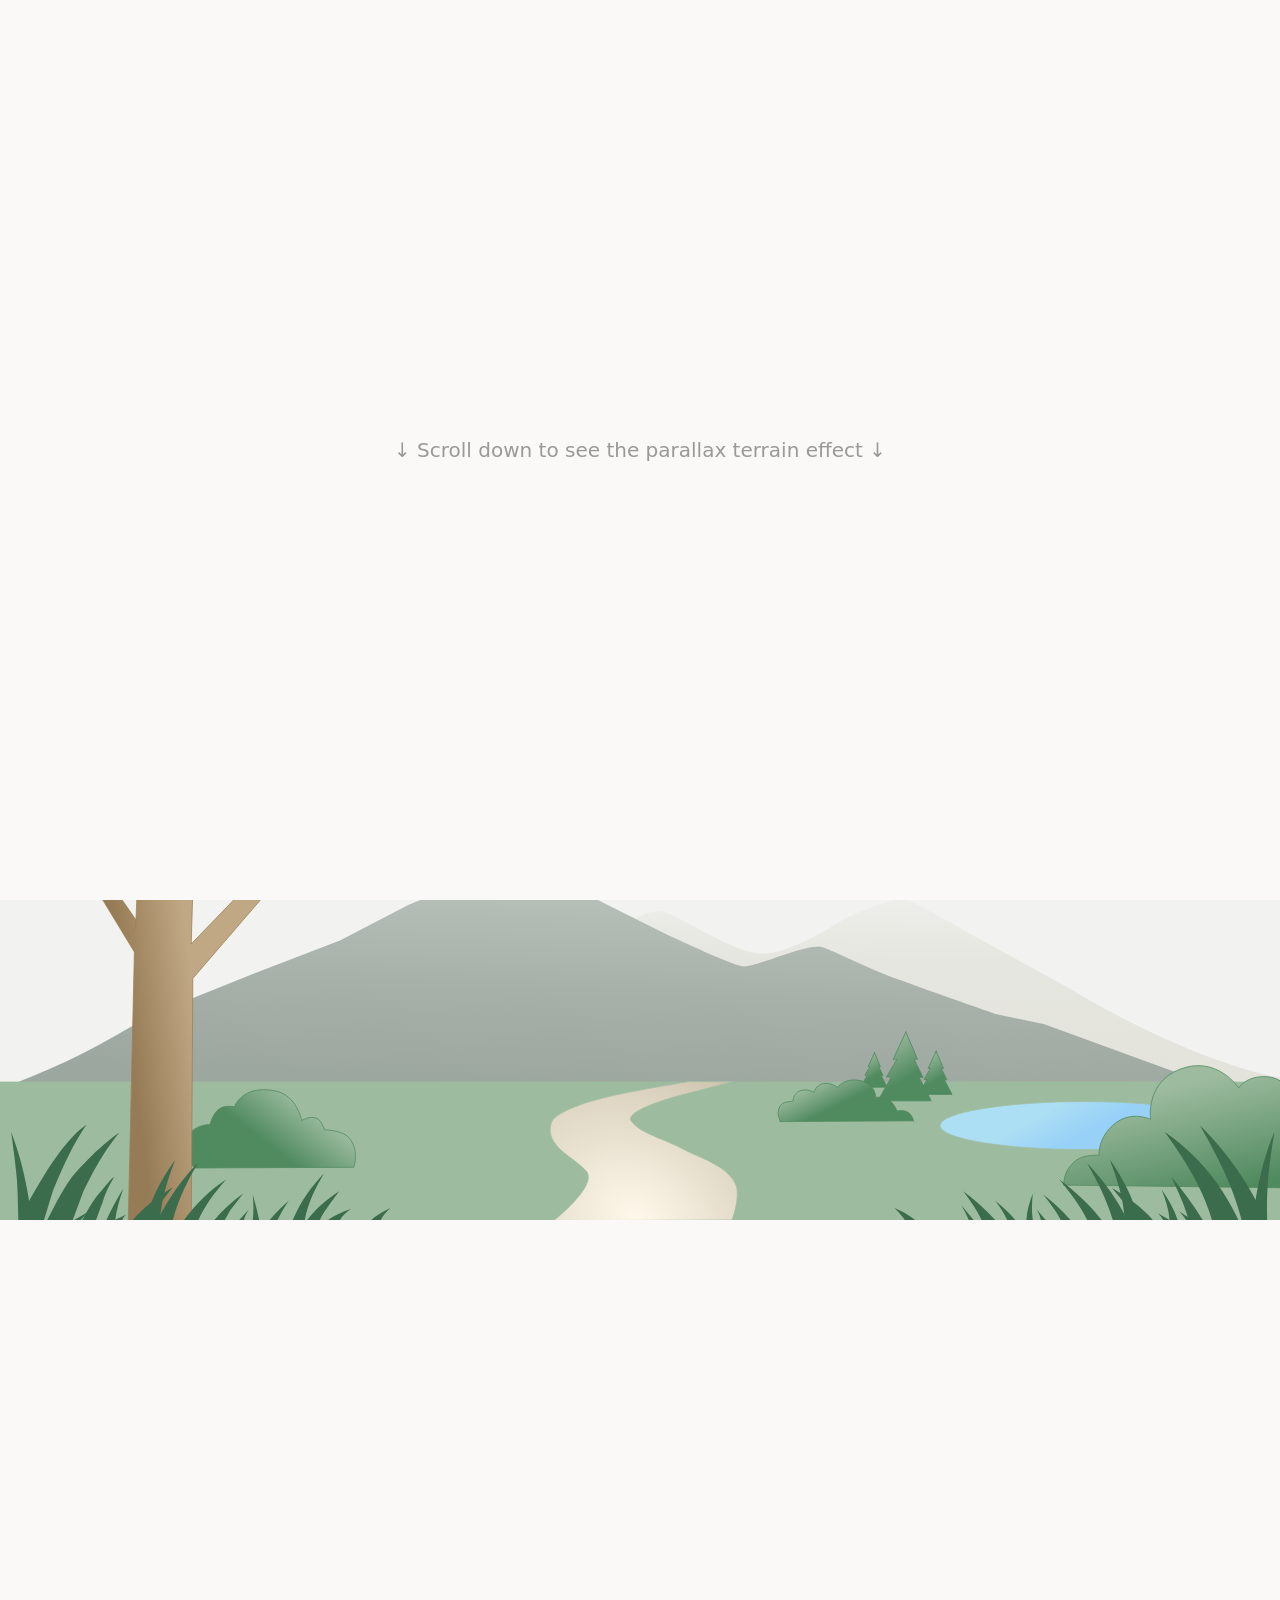
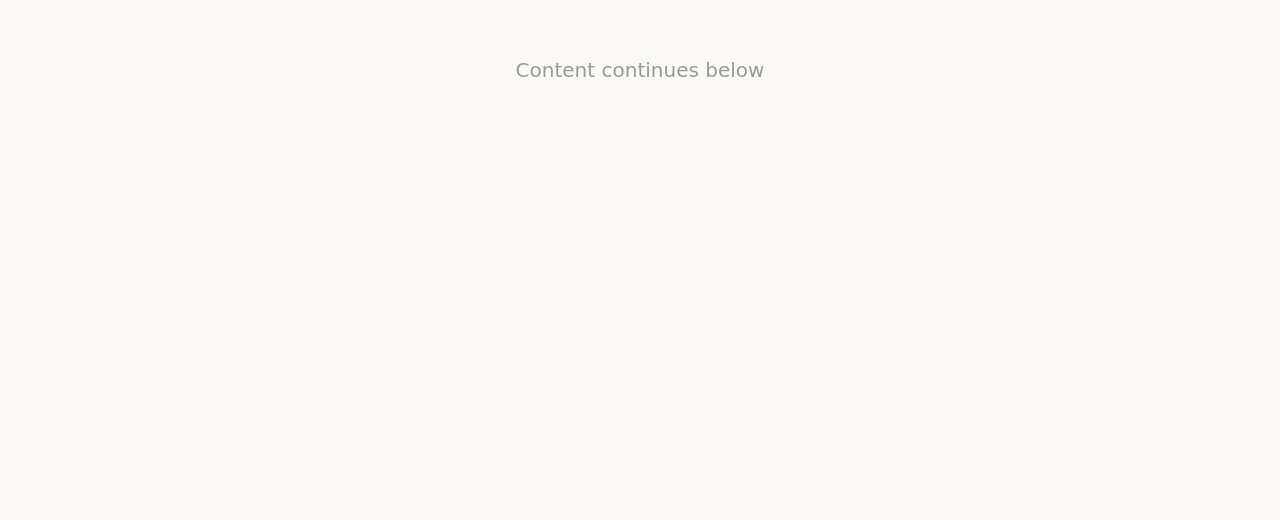
<file: parallax-terrain-archive.html>
<!DOCTYPE html>
<html lang="en">
<head>
    <meta charset="UTF-8">
    <meta name="viewport" content="width=device-width, initial-scale=1.0">
    <title>Illustrated Parallax Terrain Divider — Archive</title>
    <style>
        :root {
            --color-bg: #faf9f7;
            --color-accent: #2B5F3F;
            --font-display: system-ui, sans-serif;
        }
        * { margin: 0; padding: 0; box-sizing: border-box; }
        body { background: var(--color-bg); font-family: system-ui, sans-serif; }

        .spacer {
            height: 100vh; display: flex; align-items: center;
            justify-content: center; font-size: 1.25rem; color: #999;
        }

        /* --- Parallax terrain divider --- */
        .parallax-divider {
            position: relative;
            width: 100%;
            max-width: 1600px;
            margin: 0 auto;
            aspect-ratio: 4 / 1;
            max-height: 400px;
            overflow: hidden;
        }

        .parallax-divider .parallax-layer {
            position: absolute;
            top: 0; left: 0;
            width: 100%; height: 100%;
            will-change: transform;
            pointer-events: none;
        }

        .parallax-divider .parallax-layer img {
            display: block;
            width: 100%; height: 100%;
            object-fit: fill;
        }

        /* Z-index stacking */
        .layer-sky     { z-index: 10; }
        .layer-02      { z-index: 11; }
        .layer-03      { z-index: 12; }
        .go-farther-text { z-index: 13; }
        .layer-ground  { z-index: 14; }
        .layer-04      { z-index: 15; }
        .layer-05      { z-index: 16; }
        .layer-06      { z-index: 17; }
        .layer-07      { z-index: 18; }
        .layer-08      { z-index: 19; }
        .layer-09      { z-index: 20; }

        /* GO FARTHER text */
        .go-farther-text {
            position: absolute;
            top: 56.75%;
            left: 14%;
            transform: translateY(80px);
            opacity: 0;
            font-family: var(--font-display);
            font-weight: 800;
            font-optical-sizing: auto;
            font-size: clamp(2.2rem, 5vw, 4.2rem);
            letter-spacing: 0.14em;
            text-transform: uppercase;
            color: rgba(242, 242, 240, 0.92);
            text-shadow:
                0 2px 4px rgba(26, 58, 40, 0.6),
                0 4px 16px rgba(26, 58, 40, 0.4),
                0 0 40px rgba(90, 158, 114, 0.2);
            line-height: 1;
            white-space: nowrap;
            pointer-events: none;
        }

        @media (max-width: 768px) {
            .parallax-divider { max-height: 260px; }
        }
    </style>
</head>
<body>

    <div class="spacer">↓ Scroll down to see the parallax terrain effect ↓</div>

    <!-- 
        PARALLAX TERRAIN DIVIDER — ARCHIVED
        
        This effect uses layered SVG illustrations with scroll-driven 
        scale transforms to create a depth-of-field parallax effect.
        
        Required SVG files:
        - layer-01a-sky.svg
        - layer-01b-ground.svg
        - layer-02-far-mountain.svg
        - layer-03-near-mountain.svg
        - layer-04-distant-trees.svg
        - layer-05-lake-shrub.svg
        - layer-06-shrubs.svg
        - layer-07-near-tree.svg
        - layer-08-grass.svg
        - layer-09-trail.svg
    -->

    <div class="parallax-divider" id="parallaxDivider" role="img" aria-label="Illustrated mountain landscape with the text Go Farther">

        <!-- Sky — static -->
        <div class="parallax-layer layer-sky" data-origin="none" data-speed="0">
            <img src="layer-01a-sky.svg" alt="">
        </div>

        <!-- Far mountain — scale from horizon -->
        <div class="parallax-layer layer-02" data-origin="horizon" data-speed="0.06">
            <img src="layer-02-far-mountain.svg" alt="">
        </div>

        <!-- Near mountain — scale from horizon -->
        <div class="parallax-layer layer-03" data-origin="horizon" data-speed="0.10">
            <img src="layer-03-near-mountain.svg" alt="">
        </div>

        <!-- Distant trees — scale from horizon -->
        <div class="parallax-layer layer-04" data-origin="horizon" data-speed="0.15">
            <img src="layer-04-distant-trees.svg" alt="">
        </div>

        <!-- GO FARTHER text -->
        <div class="go-farther-text" id="goFartherText">Go Farther</div>

        <!-- Lake & shrub — scale from horizon -->
        <div class="parallax-layer layer-05" data-origin="horizon" data-speed="0.22">
            <img src="layer-05-lake-shrub.svg" alt="">
        </div>

        <!-- Ground plane — in front of text, scale from horizon -->
        <div class="parallax-layer layer-ground" data-origin="horizon" data-speed="0.18">
            <img src="layer-01b-ground.svg" alt="">
        </div>

        <!-- Shrubs — scale from horizon -->
        <div class="parallax-layer layer-06" data-origin="horizon" data-speed="0.30">
            <img src="layer-06-shrubs.svg" alt="">
        </div>

        <!-- Near tree — scale from bottom -->
        <div class="parallax-layer layer-07" data-origin="bottom" data-speed="0.40">
            <img src="layer-07-near-tree.svg" alt="">
        </div>

        <!-- Grass — scale from bottom, fast -->
        <div class="parallax-layer layer-08" data-origin="bottom" data-speed="1.2">
            <img src="layer-08-grass.svg" alt="">
        </div>

        <!-- Trail — scale from horizon -->
        <div class="parallax-layer layer-09" data-origin="horizon" data-speed="0.40">
            <img src="layer-09-trail.svg" alt="">
        </div>

    </div>

    <div class="spacer">Content continues below</div>

    <script>
        // --- Parallax terrain divider ---
        (function() {
            const divider = document.getElementById('parallaxDivider');
            if (!divider) return;
            if (window.matchMedia('(prefers-reduced-motion: reduce)').matches) return;

            const layers = divider.querySelectorAll('.parallax-layer');
            const goFartherText = document.getElementById('goFartherText');

            const HORIZON_RATIO = 227 / 400;

            let ticking = false;

            function easeInOutCubic(t) {
                return t < 0.5
                    ? 4 * t * t * t
                    : 1 - Math.pow(-2 * t + 2, 3) / 2;
            }

            function updateParallax() {
                const rect = divider.getBoundingClientRect();
                const viewH = window.innerHeight;
                const dividerH = rect.height;

                const progress = 1 - (rect.bottom / (viewH + dividerH));

                if (rect.bottom < -200 || rect.top > viewH + 200) {
                    ticking = false;
                    return;
                }

                // Responsive timing based on divider-to-viewport ratio
                const sizeRatio = dividerH / viewH;
                const scaleStart = Math.max(0.05, Math.min(0.25, sizeRatio * 0.8));
                const textStart = Math.max(0.02, scaleStart - 0.10);
                const textEnd = Math.max(0.35, scaleStart + 0.30);

                layers.forEach(layer => {
                    const speed = parseFloat(layer.dataset.speed);
                    const origin = layer.dataset.origin;
                    const cls = [...layer.classList].find(c => c.startsWith('layer-')) || 'unknown';

                    if (speed === 0 || origin === 'none') return;

                    const forwardProgress = Math.max(0, (progress - scaleStart) / (1 - scaleStart));
                    const scale = 1 + forwardProgress * speed * 2.0;

                    let transformOrigin;
                    if (origin === 'horizon') {
                        transformOrigin = `50% ${HORIZON_RATIO * 100}%`;
                    } else if (origin === 'bottom') {
                        transformOrigin = `50% 100%`;
                    }

                    layer.style.transformOrigin = transformOrigin;

                    // Grass: translate down aggressively to exit the frame
                    if (cls === 'layer-08') {
                        const slideDown = forwardProgress * dividerH * 1.8;
                        layer.style.transform = `translateY(${slideDown}px) scale(${scale})`;
                    } else {
                        layer.style.transform = `scale(${scale})`;
                    }
                });

                // GO FARTHER text — rises from behind ground to rest on horizon
                const textRaw = Math.max(0, Math.min(1, (progress - textStart) / (textEnd - textStart)));
                const textEased = easeInOutCubic(textRaw);
                const textYStart = 120;
                const textHeight = goFartherText.offsetHeight || 40;
                const textYEnd = -textHeight;
                const textY = textYStart + (textYEnd - textYStart) * textEased;

                goFartherText.style.opacity = Math.min(1, textEased * 2);
                goFartherText.style.transform = `translateY(${textY}px)`;

                ticking = false;
            }

            window.addEventListener('scroll', () => {
                if (!ticking) {
                    requestAnimationFrame(updateParallax);
                    ticking = true;
                }
            }, { passive: true });

            updateParallax();
        })();
    </script>
</body>
</html>
</file>
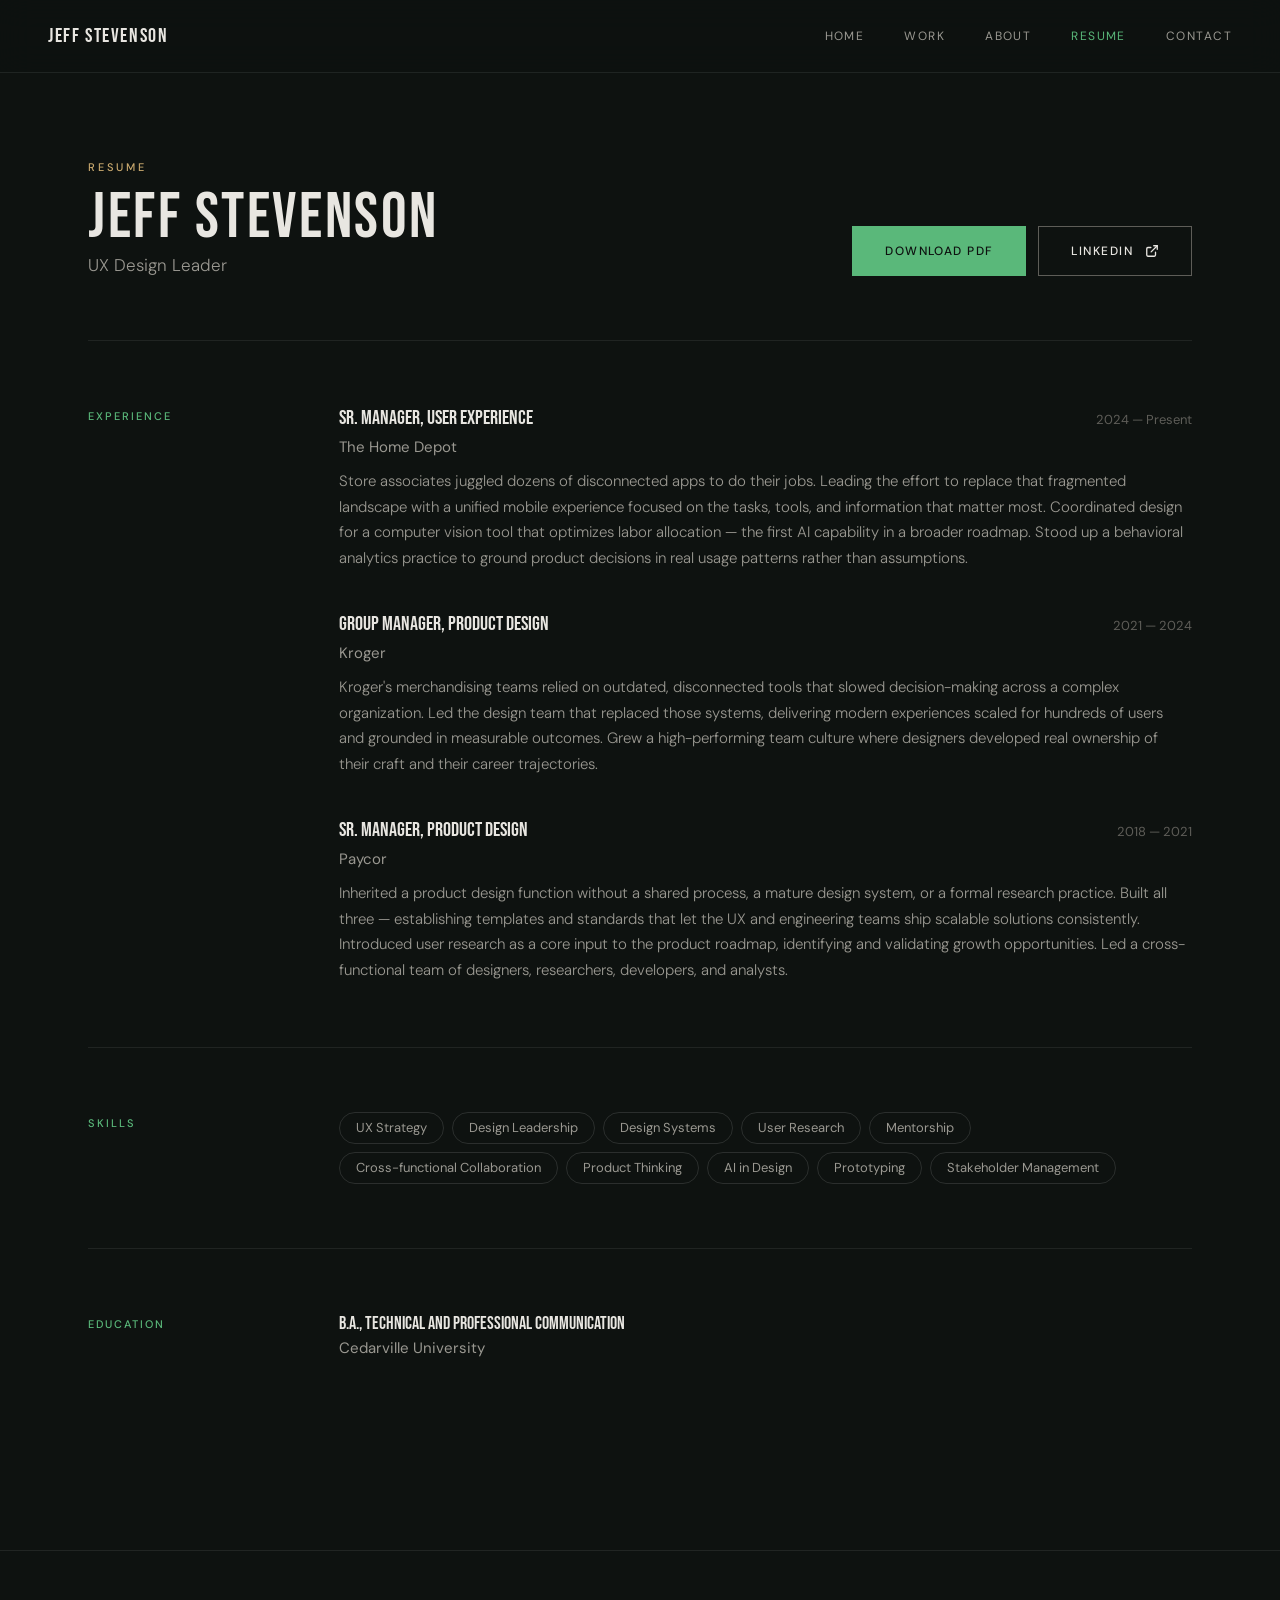
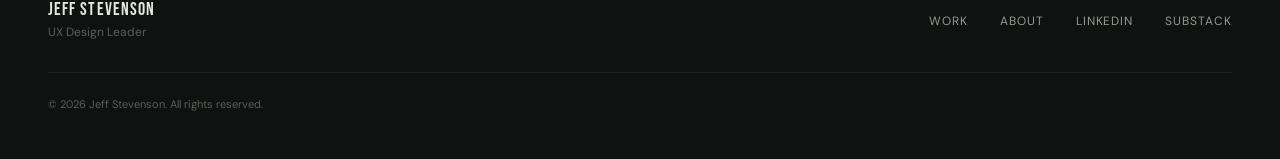
<file: resume.html>
<!DOCTYPE html>
<html lang="en">
<head>
    <meta charset="UTF-8">
    <meta name="viewport" content="width=device-width, initial-scale=1.0">
    <title>Resume — Jeff Stevenson</title>
    <meta name="description" content="Resume — Jeff Stevenson, UX Design Leader.">
        <link rel="preconnect" href="https://fonts.googleapis.com">
    <link rel="preconnect" href="https://fonts.gstatic.com" crossorigin>
    <link href="https://fonts.googleapis.com/css2?family=Bebas+Neue&family=Source+Serif+4:ital,opsz,wght@0,8..60,300;0,8..60,400;1,8..60,300;1,8..60,400&family=DM+Sans:ital,opsz,wght@0,9..40,300;0,9..40,400;0,9..40,500;1,9..40,300&display=swap" rel="stylesheet">
    
    <style>

        /* === DARK ALPINE DESIGN SYSTEM === */
        :root {
            --color-bg: #0e1210; --color-surface: #171c19; --color-surface-raised: #1e2622;
            --color-text: #e8e6e1; --color-text-secondary: #9a9891; --color-text-muted: #5e5d58;
            --color-accent: #5ab87a; --color-accent-dim: rgba(90,184,122,0.08);
            --color-accent-medium: rgba(90,184,122,0.3);
            --color-accent-warm: #c9a96e; --color-accent-light: #7dcea0;
            --color-rule: rgba(255,255,255,0.08); --color-rule-dark: rgba(255,255,255,0.12);
            --color-bg-alt: var(--color-surface);
            --font-display: 'Bebas Neue', Impact, sans-serif;
            --font-serif: 'Source Serif 4', Georgia, serif;
            --font-body: 'DM Sans', sans-serif;
            --nav-height: 64px;
            --space-md: 2rem; --space-lg: 4rem; --space-xl: 6rem; --space-2xl: 8rem;
            --max-width: 1200px;
        }
        * { margin: 0; padding: 0; box-sizing: border-box; }
        body { background: var(--color-bg); font-family: var(--font-body); color: var(--color-text); -webkit-font-smoothing: antialiased; }
        .container { max-width: 1200px; margin: 0 auto; padding: 0 clamp(1.5rem, 4vw, 3rem); }
        
        /* Accessibility */
        .skip-link { position: absolute; top: -100%; left: 1rem; z-index: 10000; padding: 0.75rem 1.25rem; background: var(--color-accent); color: #fff; font-family: var(--font-body); font-size: 0.875rem; font-weight: 500; border-radius: 0 0 8px 8px; text-decoration: none; transition: top 0.2s ease; }
        .skip-link:focus { top: 0; }
        :focus-visible { outline: 2px solid var(--color-accent); outline-offset: 3px; }
        .sr-only { position: absolute; width: 1px; height: 1px; padding: 0; margin: -1px; overflow: hidden; clip: rect(0,0,0,0); white-space: nowrap; border: 0; }

        /* Nav */
        .nav { display: flex; justify-content: space-between; align-items: center; padding: 1.5rem clamp(1.5rem, 4vw, 3rem); position: fixed; top: 0; left: 0; right: 0; z-index: 100; background: rgba(14,18,16,0.85); backdrop-filter: blur(16px); border-bottom: 1px solid var(--color-rule); }
        .nav-name { font-family: var(--font-display); font-size: 1.25rem; letter-spacing: 0.08em; text-transform: uppercase; }
        .nav-name a { color: var(--color-text); text-decoration: none; }
        .nav-links { display: flex; gap: 2.5rem; list-style: none; font-size: 0.75rem; font-weight: 400; letter-spacing: 0.12em; text-transform: uppercase; }
        .nav-links a { color: var(--color-text-secondary); text-decoration: none; transition: color 0.2s; }
        .nav-links a:hover, .nav-links a.active { color: var(--color-accent); }
        .nav-toggle { display: none; background: none; border: none; cursor: pointer; width: 28px; height: 20px; position: relative; padding: 0; }
        .nav-toggle span { display: block; width: 100%; height: 1.5px; background: var(--color-text); position: absolute; left: 0; transition: transform 0.3s ease, opacity 0.3s ease; }
        .nav-toggle span:nth-child(1) { top: 0; } .nav-toggle span:nth-child(2) { top: 50%; transform: translateY(-50%); } .nav-toggle span:nth-child(3) { bottom: 0; }
        .nav-toggle.active span:nth-child(1) { top: 50%; transform: translateY(-50%) rotate(45deg); } .nav-toggle.active span:nth-child(2) { opacity: 0; } .nav-toggle.active span:nth-child(3) { bottom: 50%; transform: translateY(50%) rotate(-45deg); }

        /* Buttons */
        .btn { display: inline-flex; align-items: center; gap: 0.75rem; font-family: var(--font-body); font-size: 0.75rem; font-weight: 500; letter-spacing: 0.12em; text-transform: uppercase; text-decoration: none; padding: 1rem 2rem; border: 1px solid var(--color-text-muted); color: var(--color-text); transition: all 0.3s ease; }
        .btn:hover { border-color: var(--color-accent); color: var(--color-accent); }
        .btn--primary { background: var(--color-accent); border-color: var(--color-accent); color: var(--color-bg); }
        .btn--primary:hover { background: var(--color-accent-warm); border-color: var(--color-accent-warm); color: var(--color-bg); }
        .btn-arrow { width: 14px; height: 14px; }
        .btn svg { width: 14px; height: 14px; }

        /* Section styles */
        .section-label { font-family: var(--font-body); font-size: 0.6875rem; font-weight: 500; letter-spacing: 0.25em; text-transform: uppercase; color: var(--color-accent-warm); margin-bottom: 0.75rem; }
        .section-heading { font-family: var(--font-display); font-size: clamp(2.5rem, 5vw, 3.5rem); font-weight: 400; letter-spacing: 0.04em; text-transform: uppercase; line-height: 1.0; }
        
        /* Footer */
        .footer { padding: 3rem clamp(1.5rem, 4vw, 3rem); border-top: 1px solid var(--color-rule); }
        .footer-inner { max-width: 1200px; margin: 0 auto; display: flex; justify-content: space-between; align-items: center; }
        .footer-name { font-family: var(--font-display); font-size: 1.125rem; letter-spacing: 0.06em; text-transform: uppercase; }
        .footer-tagline { font-size: 0.75rem; color: var(--color-text-muted); margin-top: 0.25rem; }
        .footer-links { display: flex; gap: 2rem; list-style: none; }
        .footer-links a { font-size: 0.75rem; letter-spacing: 0.08em; text-transform: uppercase; color: var(--color-text-secondary); text-decoration: none; transition: color 0.2s; }
        .footer-links a:hover { color: var(--color-accent); }
        .footer-bottom { max-width: 1200px; margin: 2rem auto 0; padding-top: 1.5rem; border-top: 1px solid var(--color-rule); }
        .footer-copyright { font-size: 0.6875rem; color: var(--color-text-muted); }

        /* Fade-in */
        .fade-in { opacity: 0; transform: translateY(28px); transition: opacity 0.8s cubic-bezier(0.16,1,0.3,1), transform 0.8s cubic-bezier(0.16,1,0.3,1); }
        .fade-in.visible { opacity: 1; transform: translateY(0); }
        .fade-in.delay-1 { transition-delay: 0.1s; } .fade-in.delay-2 { transition-delay: 0.2s; } .fade-in.delay-3 { transition-delay: 0.3s; } .fade-in.delay-4 { transition-delay: 0.4s; } .fade-in.delay-5 { transition-delay: 0.5s; }
        
        @media (prefers-reduced-motion: reduce) {
            *, *::before, *::after { animation-duration: 0.01ms !important; animation-delay: 0.01ms !important; transition-duration: 0.01ms !important; }
            .fade-in { opacity: 1 !important; transform: none !important; }
        }
        @media (max-width: 768px) {
            .nav-toggle { display: block; }
            .nav-links { display: none; flex-direction: column; position: absolute; top: 100%; left: 0; right: 0; background: rgba(14,18,16,0.95); backdrop-filter: blur(16px); padding: 1.5rem clamp(1.5rem,4vw,3rem) 2rem; gap: 1.25rem; border-bottom: 1px solid var(--color-rule); }
            .nav-links.open { display: flex; }
            .footer-inner { flex-direction: column; gap: 1.5rem; text-align: center; }
        }

        /* --- Accessibility --- */
        .skip-link {
            position: absolute;
            top: -100%;
            left: 1rem;
            z-index: 10000;
            padding: 0.75rem 1.25rem;
            background: var(--color-accent);
            color: #fff;
            font-family: var(--font-body);
            font-size: 0.875rem;
            font-weight: 500;
            border-radius: 0 0 8px 8px;
            text-decoration: none;
            transition: top 0.2s ease;
        }
        .skip-link:focus {
            top: 0;
        }

        :focus-visible {
            outline: 2px solid var(--color-accent);
            outline-offset: 3px;
        }

        .sr-only {
            position: absolute;
            width: 1px;
            height: 1px;
            padding: 0;
            margin: -1px;
            overflow: hidden;
            clip: rect(0, 0, 0, 0);
            white-space: nowrap;
            border: 0;
        }

        @media (prefers-reduced-motion: reduce) {
            *, *::before, *::after {
                animation-duration: 0.01ms !important;
                animation-delay: 0.01ms !important;
                transition-duration: 0.01ms !important;
                scroll-behavior: auto !important;
            }
            .fade-in, .slide-in-left {
                opacity: 1 !important;
                transform: none !important;
            }
        }

        .page-header {
            padding-top: calc(var(--nav-height) + var(--space-xl));
            padding-bottom: var(--space-lg);
            display: flex;
            justify-content: space-between;
            align-items: flex-end;
            flex-wrap: wrap;
            gap: 1.5rem;
        }
        .page-header .section-heading {
            font-size: clamp(2.5rem, 5vw, 4rem);
            margin-bottom: 0.25rem;
            opacity: 0;
            animation: fadeUp 0.7s ease 0.2s forwards;
        }
        .page-header-left {
            opacity: 0;
            animation: fadeUp 0.7s ease 0.2s forwards;
        }
        .page-header-right {
            opacity: 0;
            animation: fadeUp 0.7s ease 0.4s forwards;
        }
        .page-header-subtitle {
            font-size: 1.0625rem;
            font-weight: 300;
            color: var(--color-text-secondary);
        }

        /* Resume layout */
        .resume {
            padding-bottom: var(--space-2xl);
        }
        .resume-section {
            padding: var(--space-lg) 0;
            border-top: 1px solid var(--color-rule);
        }
        .resume-section-header {
            display: grid;
            grid-template-columns: 200px 1fr;
            gap: clamp(2rem, 4vw, 4rem);
            align-items: start;
        }
        .resume-section-label {
            font-family: var(--font-body);
            font-size: 0.6875rem;
            font-weight: 500;
            letter-spacing: 0.18em;
            text-transform: uppercase;
            color: var(--color-accent);
            padding-top: 0.25rem;
        }
        .resume-entries {
            display: flex;
            flex-direction: column;
            gap: 2.5rem;
        }

        /* Individual entry */
        .resume-entry {}
        .resume-entry-header {
            display: flex;
            justify-content: space-between;
            align-items: baseline;
            flex-wrap: wrap;
            gap: 0.5rem;
            margin-bottom: 0.375rem;
        }
        .resume-entry-title {
            font-family: var(--font-display);
            font-size: 1.25rem;
            font-weight: 400;
            line-height: 1.3;
        }
        .resume-entry-dates {
            font-size: 0.8125rem;
            color: var(--color-text-muted);
            white-space: nowrap;
        }
        .resume-entry-org {
            font-size: 0.9375rem;
            font-weight: 400;
            color: var(--color-text-secondary);
            margin-bottom: 0.75rem;
        }
        .resume-entry-description {
            font-size: 0.9375rem;
            font-weight: 300;
            line-height: 1.7;
            color: var(--color-text-secondary);
        }

        /* Skills list */
        .resume-skills {
            display: flex;
            gap: 0.5rem;
            flex-wrap: wrap;
        }
        .resume-skill {
            font-size: 0.8125rem;
            font-weight: 400;
            padding: 0.4rem 1rem;
            border: 1px solid var(--color-rule-dark);
            border-radius: 100px;
            color: var(--color-text-secondary);
        }

        /* Education */
        .resume-edu-title {
            font-family: var(--font-display);
            font-size: 1.125rem;
            font-weight: 400;
        }
        .resume-edu-detail {
            font-size: 0.9375rem;
            color: var(--color-text-secondary);
            margin-top: 0.25rem;
        }

        @keyframes fadeUp {
            from { opacity: 0; transform: translateY(20px); }
            to { opacity: 1; transform: translateY(0); }
        }

        @media (max-width: 768px) {
            .resume-section-header {
                grid-template-columns: 1fr;
                gap: 1rem;
            }
            .page-header {
                flex-direction: column;
                align-items: flex-start;
            }
        }
    </style>
</head>
<body>

    <a href="#main" class="skip-link">Skip to content</a>

    <nav class="nav" aria-label="Main navigation">
        <div class="nav-name"><a href="index2.html">Jeff Stevenson</a></div>
        <button class="nav-toggle" aria-label="Toggle navigation" aria-expanded="false">
            <span></span><span></span><span></span>
        </button>
        <ul class="nav-links">
            <li><a href="index2.html">Home</a></li>
            <li><a href="work.html">Work</a></li>
            <li><a href="about.html">About</a></li>
            <li><a href="resume.html" class="active">Resume</a></li>
            <li><a href="contact.html">Contact</a></li>
        </ul>
    </nav>

    <main id="main">

    <div class="container">
        <header class="page-header">
            <div class="page-header-left">
                <p class="section-label">Resume</p>
                <h1 class="section-heading">Jeff Stevenson</h1>
                <p class="page-header-subtitle">UX Design Leader</p>
            </div>
            <div class="page-header-right" style="display: flex; gap: 0.75rem; flex-wrap: wrap;">
                <a href="#" class="btn btn--primary">
                    <span>Download PDF</span>
                </a>
                <a href="https://www.linkedin.com/in/jeffstevenson/" target="_blank" rel="noopener noreferrer" class="btn">
                    <span>LinkedIn</span> <span class="sr-only">(opens in new tab)</span>
                    <svg width="12" height="12" viewBox="0 0 16 16" fill="none" stroke="currentColor" stroke-width="1.5" stroke-linecap="round" stroke-linejoin="round"><path d="M12 9.3V12.7C12 13.4 11.4 14 10.7 14H3.3C2.6 14 2 13.4 2 12.7V5.3C2 4.6 2.6 4 3.3 4H6.7"/><polyline points="10,2 14,2 14,6"/><line x1="7" y1="9" x2="14" y2="2"/></svg>
                </a>
            </div>
        </header>
    </div>

    <section class="resume">
        <div class="container">

            <!-- Experience -->
            <div class="resume-section fade-in">
                <div class="resume-section-header">
                    <span class="resume-section-label">Experience</span>
                    <div class="resume-entries">

                        <div class="resume-entry">
                            <div class="resume-entry-header">
                                <h2 class="resume-entry-title">Sr. Manager, User Experience</h2>
                                <span class="resume-entry-dates">2024 — Present</span>
                            </div>
                            <p class="resume-entry-org">The Home Depot</p>
                            <p class="resume-entry-description">
                                Store associates juggled dozens of disconnected apps to do their jobs.
Leading the effort to replace that fragmented landscape with a unified
mobile experience focused on the tasks, tools, and information that matter
most. Coordinated design for a computer vision tool that optimizes labor
allocation — the first AI capability in a broader roadmap. Stood up a
behavioral analytics practice to ground product decisions in real usage
patterns rather than assumptions.
                            </p>
                        </div>

                        <div class="resume-entry">
                            <div class="resume-entry-header">
                                <h2 class="resume-entry-title">Group Manager, Product Design</h2>
                                <span class="resume-entry-dates">2021 — 2024</span>
                            </div>
                            <p class="resume-entry-org">Kroger</p>
                            <p class="resume-entry-description">
                                Kroger's merchandising teams relied on outdated, disconnected tools
that slowed decision-making across a complex organization. Led the design
team that replaced those systems, delivering modern experiences scaled for
hundreds of users and grounded in measurable outcomes. Grew a high-performing
team culture where designers developed real ownership of their craft and
their career trajectories.
                            </p>
                        </div>

                        <div class="resume-entry">
                            <div class="resume-entry-header">
                                <h2 class="resume-entry-title">Sr. Manager, Product Design</h2>
                                <span class="resume-entry-dates">2018 — 2021</span>
                            </div>
                            <p class="resume-entry-org">Paycor</p>
                            <p class="resume-entry-description">
                                Inherited a product design function without a shared process, a mature
design system, or a formal research practice. Built all three —
establishing templates and standards that let the UX and engineering teams
ship scalable solutions consistently. Introduced user research as a core
input to the product roadmap, identifying and validating growth
opportunities. Led a cross-functional team of designers, researchers,
developers, and analysts.
                            </p>
                        </div>

                    </div>
                </div>
            </div>

            <!-- Skills -->
            <div class="resume-section fade-in">
                <div class="resume-section-header">
                    <span class="resume-section-label">Skills</span>
                    <div class="resume-skills">
                        <span class="resume-skill">UX Strategy</span>
                        <span class="resume-skill">Design Leadership</span>
                        <span class="resume-skill">Design Systems</span>
                        <span class="resume-skill">User Research</span>
                        <span class="resume-skill">Mentorship</span>
                        <span class="resume-skill">Cross-functional Collaboration</span>
                        <span class="resume-skill">Product Thinking</span>
                        <span class="resume-skill">AI in Design</span>
                        <span class="resume-skill">Prototyping</span>
                        <span class="resume-skill">Stakeholder Management</span>
                    </div>
                </div>
            </div>

            <!-- Education -->
            <div class="resume-section fade-in">
                <div class="resume-section-header">
                    <span class="resume-section-label">Education</span>
                    <div class="resume-entries">
                        <div class="resume-entry">
                            <h2 class="resume-edu-title">B.A., Technical and Professional Communication</h2>
                            <p class="resume-edu-detail">Cedarville University</p>
                        </div>
                    </div>
                </div>
            </div>

        </div>
    </section>

    </main>

    <footer class="footer">
        <div class="footer-inner">
            <div class="footer-left">
                <p class="footer-name">Jeff Stevenson</p>
                <p class="footer-tagline">UX Design Leader</p>
            </div>
            <ul class="footer-links">
                <li><a href="work.html">Work</a></li>
                <li><a href="about.html">About</a></li>
                <li><a href="https://www.linkedin.com/in/jeffstevenson/" target="_blank" rel="noopener noreferrer">LinkedIn <span class="sr-only">(opens in new tab)</span></a></li>
                <li><a href="#">Substack</a></li>
            </ul>
        </div>
        <div class="footer-bottom">
            <p class="footer-copyright">© 2026 Jeff Stevenson. All rights reserved.</p>
        </div>
    </footer>

    <script src="scripts.js"></script>

    <script>
    (function(){var t=document.querySelector('.nav-toggle'),n=document.querySelector('.nav-links');if(t&&n){t.addEventListener('click',function(){n.classList.toggle('open');t.classList.toggle('active');t.setAttribute('aria-expanded',n.classList.contains('open'));});n.querySelectorAll('a').forEach(function(a){a.addEventListener('click',function(){n.classList.remove('open');t.classList.remove('active');t.setAttribute('aria-expanded','false');});});}
    var els=document.querySelectorAll('.fade-in');if('IntersectionObserver'in window&&!window.matchMedia('(prefers-reduced-motion:reduce)').matches){var obs=new IntersectionObserver(function(entries){entries.forEach(function(e){if(e.isIntersecting){e.target.classList.add('visible');obs.unobserve(e.target);}});},{threshold:0.12,rootMargin:'0px 0px -40px 0px'});els.forEach(function(el){obs.observe(el);});}else{els.forEach(function(el){el.classList.add('visible');});}})();
    </script>
</body>
</html>
</file>
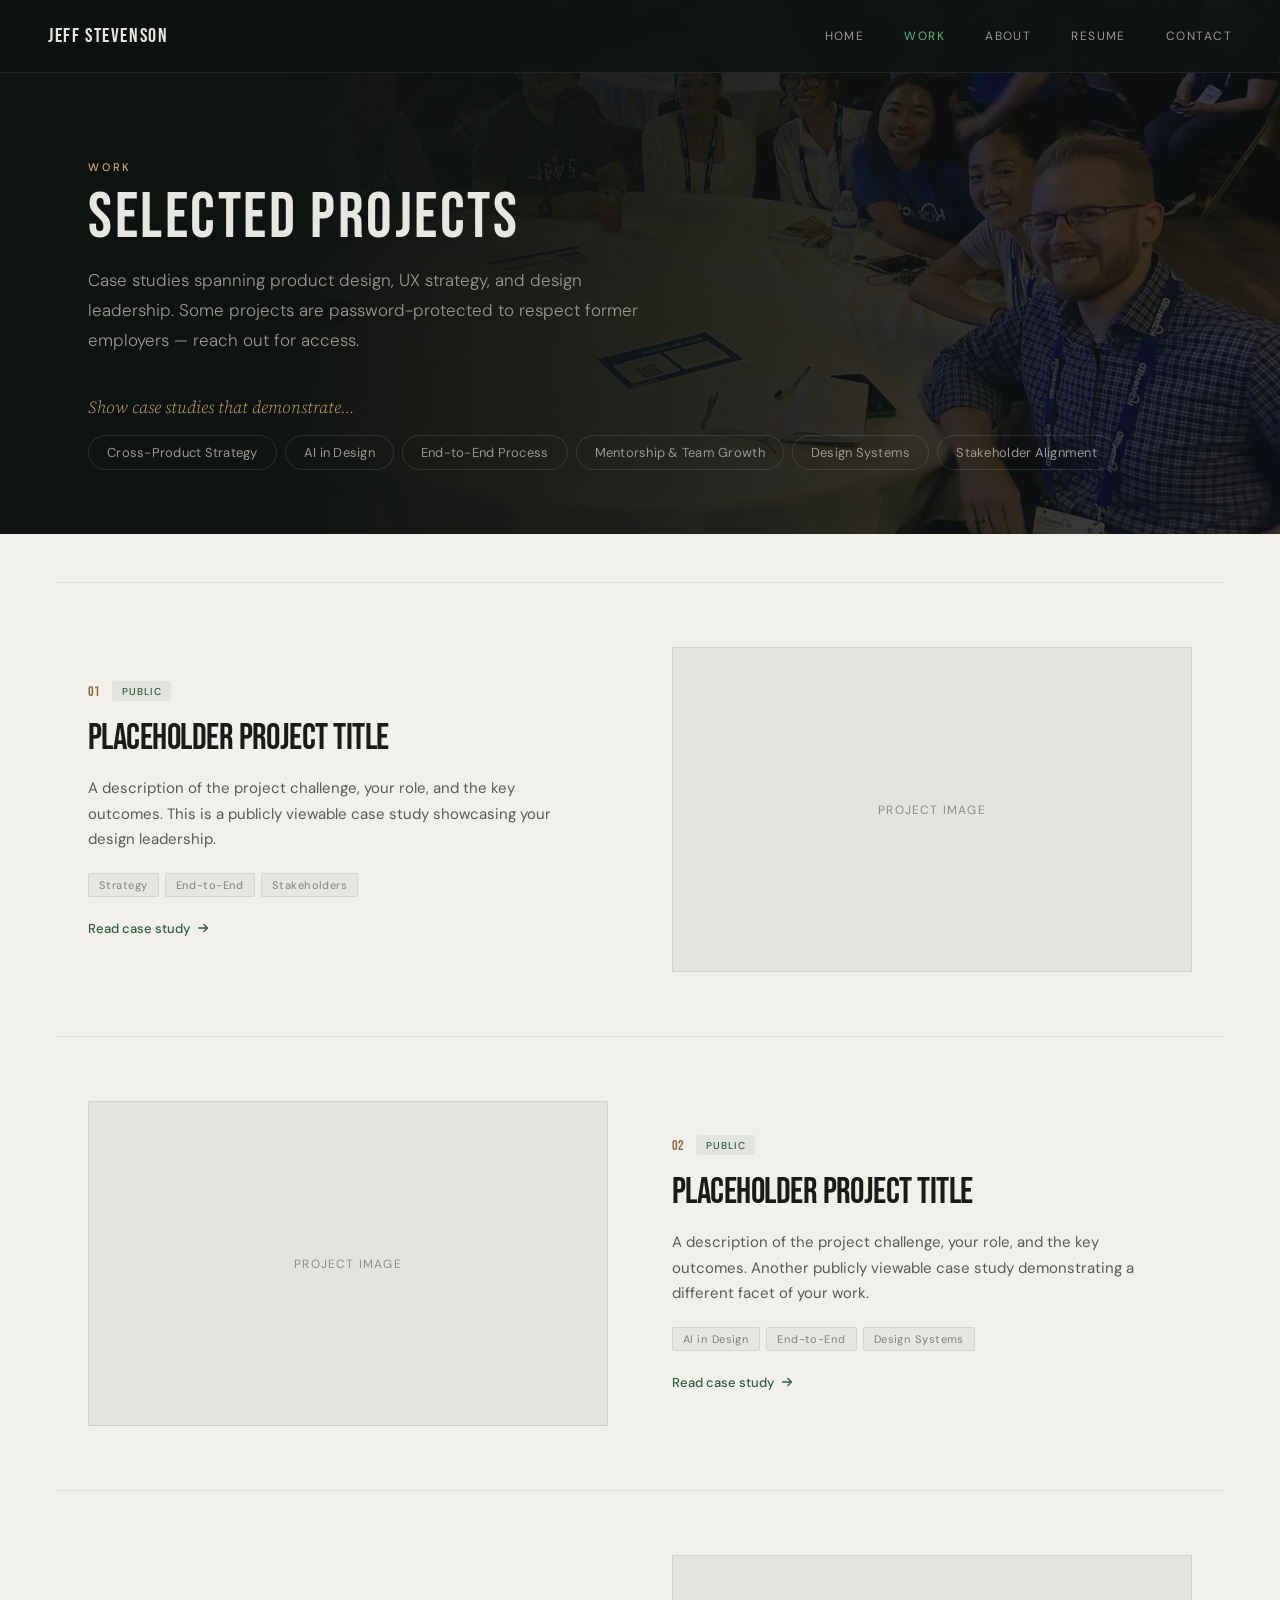
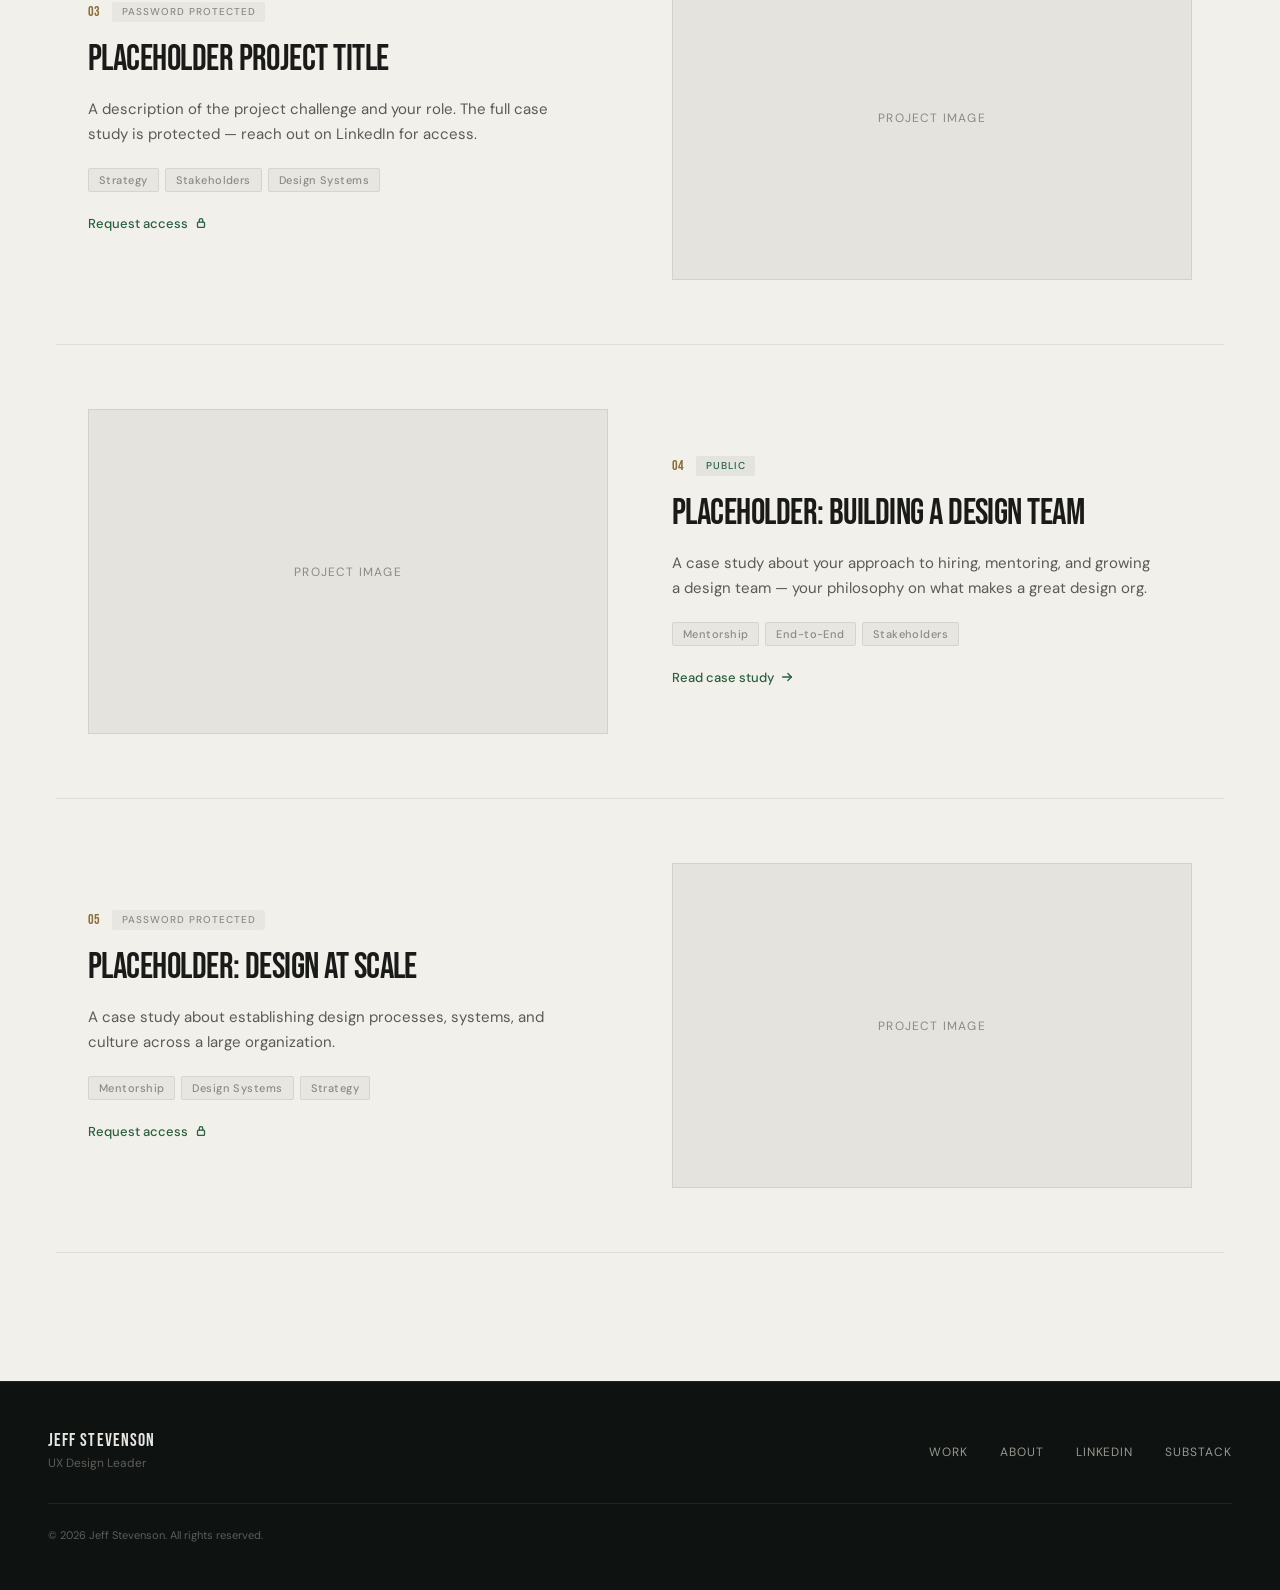
<file: work.html>
<!DOCTYPE html>
<html lang="en">
<head>
    <meta charset="UTF-8">
    <meta name="viewport" content="width=device-width, initial-scale=1.0">
    <title>Work — Jeff Stevenson</title>
    <meta name="description" content="Selected case studies and projects by Jeff Stevenson, UX Design Leader.">
        <link rel="preconnect" href="https://fonts.googleapis.com">
    <link rel="preconnect" href="https://fonts.gstatic.com" crossorigin>
    <link href="https://fonts.googleapis.com/css2?family=Bebas+Neue&family=Source+Serif+4:ital,opsz,wght@0,8..60,300;0,8..60,400;1,8..60,300;1,8..60,400&family=DM+Sans:ital,opsz,wght@0,9..40,300;0,9..40,400;0,9..40,500;1,9..40,300&display=swap" rel="stylesheet">
    
    <style>

        /* === DARK ALPINE DESIGN SYSTEM === */
        :root {
            --color-bg: #0e1210; --color-surface: #171c19; --color-surface-raised: #1e2622;
            --color-text: #e8e6e1; --color-text-secondary: #9a9891; --color-text-muted: #5e5d58;
            --color-accent: #5ab87a; --color-accent-dim: rgba(90,184,122,0.08);
            --color-accent-medium: rgba(90,184,122,0.3);
            --color-accent-warm: #c9a96e; --color-accent-light: #7dcea0;
            --color-rule: rgba(255,255,255,0.08); --color-rule-dark: rgba(255,255,255,0.12);
            --color-bg-alt: var(--color-surface);
            --font-display: 'Bebas Neue', Impact, sans-serif;
            --font-serif: 'Source Serif 4', Georgia, serif;
            --font-body: 'DM Sans', sans-serif;
            --nav-height: 64px;
            --space-md: 2rem; --space-lg: 4rem; --space-xl: 6rem; --space-2xl: 8rem;
            --max-width: 1200px;
        }
        * { margin: 0; padding: 0; box-sizing: border-box; }
        body { background: var(--color-bg); font-family: var(--font-body); color: var(--color-text); -webkit-font-smoothing: antialiased; }
        .container { max-width: 1200px; margin: 0 auto; padding: 0 clamp(1.5rem, 4vw, 3rem); }
        
        /* Accessibility */
        .skip-link { position: absolute; top: -100%; left: 1rem; z-index: 10000; padding: 0.75rem 1.25rem; background: var(--color-accent); color: #fff; font-family: var(--font-body); font-size: 0.875rem; font-weight: 500; border-radius: 0 0 8px 8px; text-decoration: none; transition: top 0.2s ease; }
        .skip-link:focus { top: 0; }
        :focus-visible { outline: 2px solid var(--color-accent); outline-offset: 3px; }
        .sr-only { position: absolute; width: 1px; height: 1px; padding: 0; margin: -1px; overflow: hidden; clip: rect(0,0,0,0); white-space: nowrap; border: 0; }

        /* Nav */
        .nav { display: flex; justify-content: space-between; align-items: center; padding: 1.5rem clamp(1.5rem, 4vw, 3rem); position: fixed; top: 0; left: 0; right: 0; z-index: 100; background: rgba(14,18,16,0.85); backdrop-filter: blur(16px); border-bottom: 1px solid var(--color-rule); }
        .nav-name { font-family: var(--font-display); font-size: 1.25rem; letter-spacing: 0.08em; text-transform: uppercase; }
        .nav-name a { color: var(--color-text); text-decoration: none; }
        .nav-links { display: flex; gap: 2.5rem; list-style: none; font-size: 0.75rem; font-weight: 400; letter-spacing: 0.12em; text-transform: uppercase; }
        .nav-links a { color: var(--color-text-secondary); text-decoration: none; transition: color 0.2s; }
        .nav-links a:hover, .nav-links a.active { color: var(--color-accent); }
        .nav-toggle { display: none; background: none; border: none; cursor: pointer; width: 28px; height: 20px; position: relative; padding: 0; }
        .nav-toggle span { display: block; width: 100%; height: 1.5px; background: var(--color-text); position: absolute; left: 0; transition: transform 0.3s ease, opacity 0.3s ease; }
        .nav-toggle span:nth-child(1) { top: 0; } .nav-toggle span:nth-child(2) { top: 50%; transform: translateY(-50%); } .nav-toggle span:nth-child(3) { bottom: 0; }
        .nav-toggle.active span:nth-child(1) { top: 50%; transform: translateY(-50%) rotate(45deg); } .nav-toggle.active span:nth-child(2) { opacity: 0; } .nav-toggle.active span:nth-child(3) { bottom: 50%; transform: translateY(50%) rotate(-45deg); }

        /* Buttons */
        .btn { display: inline-flex; align-items: center; gap: 0.75rem; font-family: var(--font-body); font-size: 0.75rem; font-weight: 500; letter-spacing: 0.12em; text-transform: uppercase; text-decoration: none; padding: 1rem 2rem; border: 1px solid var(--color-text-muted); color: var(--color-text); transition: all 0.3s ease; }
        .btn:hover { border-color: var(--color-accent); color: var(--color-accent); }
        .btn--primary { background: var(--color-accent); border-color: var(--color-accent); color: var(--color-bg); }
        .btn--primary:hover { background: var(--color-accent-warm); border-color: var(--color-accent-warm); color: var(--color-bg); }
        .btn-arrow { width: 14px; height: 14px; }
        .btn svg { width: 14px; height: 14px; }

        /* Section styles */
        .section-label { font-family: var(--font-body); font-size: 0.6875rem; font-weight: 500; letter-spacing: 0.25em; text-transform: uppercase; color: var(--color-accent-warm); margin-bottom: 0.75rem; }
        .section-heading { font-family: var(--font-display); font-size: clamp(2.5rem, 5vw, 3.5rem); font-weight: 400; letter-spacing: 0.04em; text-transform: uppercase; line-height: 1.0; }
        
        /* Footer */
        .footer { padding: 3rem clamp(1.5rem, 4vw, 3rem); border-top: 1px solid var(--color-rule); }
        .footer-inner { max-width: 1200px; margin: 0 auto; display: flex; justify-content: space-between; align-items: center; }
        .footer-name { font-family: var(--font-display); font-size: 1.125rem; letter-spacing: 0.06em; text-transform: uppercase; }
        .footer-tagline { font-size: 0.75rem; color: var(--color-text-muted); margin-top: 0.25rem; }
        .footer-links { display: flex; gap: 2rem; list-style: none; }
        .footer-links a { font-size: 0.75rem; letter-spacing: 0.08em; text-transform: uppercase; color: var(--color-text-secondary); text-decoration: none; transition: color 0.2s; }
        .footer-links a:hover { color: var(--color-accent); }
        .footer-bottom { max-width: 1200px; margin: 2rem auto 0; padding-top: 1.5rem; border-top: 1px solid var(--color-rule); }
        .footer-copyright { font-size: 0.6875rem; color: var(--color-text-muted); }

        /* Fade-in */
        .fade-in { opacity: 0; transform: translateY(28px); transition: opacity 0.8s cubic-bezier(0.16,1,0.3,1), transform 0.8s cubic-bezier(0.16,1,0.3,1); }
        .fade-in.visible { opacity: 1; transform: translateY(0); }
        .fade-in.delay-1 { transition-delay: 0.1s; } .fade-in.delay-2 { transition-delay: 0.2s; } .fade-in.delay-3 { transition-delay: 0.3s; } .fade-in.delay-4 { transition-delay: 0.4s; } .fade-in.delay-5 { transition-delay: 0.5s; }
        
        @media (prefers-reduced-motion: reduce) {
            *, *::before, *::after { animation-duration: 0.01ms !important; animation-delay: 0.01ms !important; transition-duration: 0.01ms !important; }
            .fade-in { opacity: 1 !important; transform: none !important; }
        }
        @media (max-width: 768px) {
            .nav-toggle { display: block; }
            .nav-links { display: none; flex-direction: column; position: absolute; top: 100%; left: 0; right: 0; background: rgba(14,18,16,0.95); backdrop-filter: blur(16px); padding: 1.5rem clamp(1.5rem,4vw,3rem) 2rem; gap: 1.25rem; border-bottom: 1px solid var(--color-rule); }
            .nav-links.open { display: flex; }
            .footer-inner { flex-direction: column; gap: 1.5rem; text-align: center; }
        }

        /* --- Accessibility --- */
        .skip-link {
            position: absolute;
            top: -100%;
            left: 1rem;
            z-index: 10000;
            padding: 0.75rem 1.25rem;
            background: var(--color-accent);
            color: #fff;
            font-family: var(--font-body);
            font-size: 0.875rem;
            font-weight: 500;
            border-radius: 0 0 8px 8px;
            text-decoration: none;
            transition: top 0.2s ease;
        }
        .skip-link:focus {
            top: 0;
        }

        :focus-visible {
            outline: 2px solid var(--color-accent);
            outline-offset: 3px;
        }

        .sr-only {
            position: absolute;
            width: 1px;
            height: 1px;
            padding: 0;
            margin: -1px;
            overflow: hidden;
            clip: rect(0, 0, 0, 0);
            white-space: nowrap;
            border: 0;
        }

        @media (prefers-reduced-motion: reduce) {
            *, *::before, *::after {
                animation-duration: 0.01ms !important;
                animation-delay: 0.01ms !important;
                transition-duration: 0.01ms !important;
                scroll-behavior: auto !important;
            }
            .fade-in, .slide-in-left {
                opacity: 1 !important;
                transform: none !important;
            }
        }

        .page-header {
            padding-top: calc(var(--nav-height) + var(--space-xl));
            padding-bottom: 1.5rem;
            position: relative;
        }

        /* Full-bleed hero photo */
        .work-hero {
            position: relative;
            overflow: hidden;
        }
        .work-hero::before {
            content: ''; position: absolute; inset: 0;
            background: url('group-work.jpg') right center / cover no-repeat;
            opacity: 0.35;
        }
        .work-hero::after {
            content: ''; position: absolute; inset: 0;
            background: linear-gradient(
                to right,
                var(--color-bg) 0%,
                var(--color-bg) 20%,
                rgba(14,18,16,0.75) 50%,
                rgba(14,18,16,0.35) 100%
            );
        }
        .work-hero > * { position: relative; z-index: 1; }
        .page-header .section-heading {
            font-size: clamp(2.5rem, 5vw, 4rem);
            margin-bottom: 1rem;
            opacity: 0;
            animation: fadeUp 0.7s ease 0.2s forwards;
        }
        .page-header-description {
            font-size: 1.0625rem;
            font-weight: 300;
            line-height: 1.75;
            color: var(--color-text-secondary);
            max-width: 560px;
            opacity: 0;
            animation: fadeUp 0.7s ease 0.4s forwards;
        }

        /* Filter Section */
        .filter-section {
            padding: 1rem 0 var(--space-lg);
            opacity: 0;
            animation: fadeUp 0.7s ease 0.5s forwards;
        }
        .filter-prompt {
            font-family: var(--font-serif);
            font-size: 1.0625rem;
            font-weight: 300;
            font-style: italic;
            color: var(--color-accent-warm);
            margin-bottom: 1rem;
        }
        .filter-pills {
            display: flex;
            gap: 0.5rem;
            flex-wrap: wrap;
            align-items: center;
        }
        .filter-pill {
            font-family: var(--font-body);
            font-size: 0.8125rem;
            font-weight: 400;
            letter-spacing: 0.02em;
            padding: 0.5rem 1.125rem;
            border: 1px solid var(--color-rule-dark);
            background: transparent;
            color: var(--color-text-secondary);
            cursor: pointer;
            border-radius: 100px;
            transition: all 0.25s ease;
            user-select: none;
        }
        .filter-pill:hover {
            border-color: var(--color-accent);
            color: var(--color-accent);
        }
        .filter-pill.active {
            background: var(--color-accent);
            border-color: var(--color-accent);
            color: #fff;
        }
        .filter-clear {
            font-family: var(--font-body);
            font-size: 0.75rem;
            font-weight: 500;
            color: var(--color-text-muted);
            background: none;
            border: none;
            cursor: pointer;
            padding: 0.5rem 0.25rem;
            opacity: 0;
            transition: opacity 0.25s ease, color 0.25s ease;
            pointer-events: none;
        }
        .filter-clear.visible {
            opacity: 1;
            pointer-events: auto;
        }
        .filter-clear:hover {
            color: var(--color-accent);
        }

        /* Case Studies */
        .case-studies { padding-bottom: var(--space-2xl); }
        .case-study-item {
            display: grid;
            grid-template-columns: 1fr 1fr;
            gap: clamp(2rem, 5vw, 4rem);
            align-items: center;
            padding: var(--space-lg) 0;
            border-top: 1px solid var(--color-rule);
            transition: opacity 0.4s ease;
            will-change: transform;
            text-decoration: none;
            color: inherit;
        }
        .case-study-item:last-child { border-bottom: 1px solid var(--color-rule); }
        .case-study-item.dimmed { opacity: 0.12; pointer-events: none; }
        .case-study-item:hover .case-study-title { color: var(--color-accent); }

        .case-study-number {
            font-family: var(--font-display);
            font-size: 0.875rem;
            color: var(--color-text-muted);
            margin-bottom: 1rem;
            display: flex;
            align-items: center;
            gap: 0.75rem;
        }
        .case-study-badge {
            font-family: var(--font-body);
            font-size: 0.625rem;
            font-weight: 500;
            letter-spacing: 0.1em;
            text-transform: uppercase;
            padding: 0.2rem 0.6rem;
            border-radius: 2px;
        }
        .badge-public { background: var(--color-accent-dim); color: var(--color-accent); }
        .badge-protected { background: rgba(26, 26, 26, 0.06); color: var(--color-text-muted); }

        .case-study-title {
            font-family: var(--font-display);
            font-size: clamp(1.5rem, 3vw, 2.25rem);
            font-weight: 400;
            line-height: 1.2;
            letter-spacing: -0.015em;
            margin-bottom: 1rem;
            transition: color 0.3s ease;
        }
        .case-study-description {
            font-size: 0.9375rem;
            color: var(--color-text-secondary);
            line-height: 1.7;
            margin-bottom: 1.25rem;
            max-width: 480px;
        }

        .case-study-relevance {
            display: flex;
            gap: 0.375rem;
            flex-wrap: wrap;
            margin-bottom: 1.25rem;
        }
        .relevance-tag {
            font-size: 0.6875rem;
            font-weight: 500;
            letter-spacing: 0.04em;
            padding: 0.25rem 0.625rem;
            border-radius: 2px;
            background: var(--color-bg-alt);
            color: var(--color-text-muted);
            border: 1px solid var(--color-rule);
            transition: all 0.3s ease;
        }
        .relevance-tag.matched {
            background: var(--color-accent-dim);
            color: var(--color-accent);
            border-color: var(--color-accent-medium);
        }

        .case-study-link {
            font-size: 0.8125rem;
            font-weight: 500;
            color: var(--color-accent);
            display: inline-flex;
            align-items: center;
            gap: 0.375rem;
            transition: gap 0.3s ease;
        }
        .case-study-link:hover { gap: 0.625rem; }
        .case-study-link svg { width: 14px; height: 14px; }

        .case-study-visual {
            background: var(--color-bg-alt);
            aspect-ratio: 16 / 10;
            border: 1px solid var(--color-rule);
            display: flex;
            align-items: center;
            justify-content: center;
            transition: all 0.4s ease;
        }
        .case-study-item:hover .case-study-visual {
            border-color: var(--color-accent-medium);
            box-shadow: 0 8px 32px rgba(0, 0, 0, 0.06);
        }
        .case-study-visual-placeholder {
            font-family: var(--font-body);
            font-size: 0.75rem;
            letter-spacing: 0.1em;
            text-transform: uppercase;
            color: var(--color-text-muted);
        }

        .case-study-item:nth-child(even) { direction: rtl; }
        .case-study-item:nth-child(even) > * { direction: ltr; }

        /* Light section palette */
        .section-light {
            --sl-bg: #f2f0eb; --sl-text: #1a1a18;
            --sl-text-secondary: #5a5a56; --sl-text-muted: #8a8a84;
            --sl-rule: rgba(0, 0, 0, 0.08); --sl-surface: #ffffff;
            background: var(--sl-bg); color: var(--sl-text);
        }
        .section-light .case-study-item {
            border-top-color: var(--sl-rule); color: var(--sl-text);
            padding-left: 2rem; padding-right: 2rem;
            margin-left: -2rem; margin-right: -2rem;
            transition: opacity 0.4s ease, background 0.25s ease;
        }
        .section-light .case-study-item:hover { background: var(--sl-surface); }
        .section-light .case-study-item:last-child { border-bottom-color: var(--sl-rule); }
        .section-light .case-study-number { color: #8a6d3a; }
        .section-light .case-study-title { color: var(--sl-text); }
        .section-light .case-study-item:hover .case-study-title { color: #2B5F3F; }
        .section-light .case-study-description { color: var(--sl-text-secondary); }
        .section-light .relevance-tag { background: rgba(0,0,0,0.04); color: var(--sl-text-muted); border-color: var(--sl-rule); }
        .section-light .relevance-tag.matched { background: rgba(43,95,63,0.08); color: #2B5F3F; border-color: rgba(43,95,63,0.25); }
        .section-light .case-study-link { color: #2B5F3F; }
        .section-light .case-study-visual { background: #e5e3de; border-color: var(--sl-rule); }
        .section-light .case-study-item:hover .case-study-visual { border-color: rgba(0,0,0,0.15); }
        .section-light .case-study-visual-placeholder { color: var(--sl-text-muted); }
        .section-light .badge-public { background: rgba(43,95,63,0.08); color: #2B5F3F; }
        .section-light .badge-protected { background: rgba(0,0,0,0.04); color: var(--sl-text-muted); }
        .section-light .case-study-item.dimmed { opacity: 0.12; }

        @keyframes fadeUp {
            from { opacity: 0; transform: translateY(20px); }
            to { opacity: 1; transform: translateY(0); }
        }
        @media (max-width: 768px) {
            .case-study-item { grid-template-columns: 1fr; }
            .case-study-item:nth-child(even) { direction: ltr; }
        }
    </style>
</head>
<body>

    <a href="#main" class="skip-link">Skip to content</a>

    <nav class="nav" aria-label="Main navigation">
        <div class="nav-name"><a href="index2.html">Jeff Stevenson</a></div>
        <button class="nav-toggle" aria-label="Toggle navigation" aria-expanded="false">
            <span></span><span></span><span></span>
        </button>
        <ul class="nav-links">
            <li><a href="index2.html">Home</a></li>
            <li><a href="work.html" class="active">Work</a></li>
            <li><a href="about.html">About</a></li>
            <li><a href="resume.html">Resume</a></li>
            <li><a href="contact.html">Contact</a></li>
        </ul>
    </nav>

    <main id="main">

    <div class="work-hero">
    <header class="page-header">
        <div class="container">
            <p class="section-label">Work</p>
            <h1 class="section-heading">Selected projects</h1>
            <p class="page-header-description">
                Case studies spanning product design, UX strategy, and design leadership. 
                Some projects are password-protected to respect former employers — 
                reach out for access.
            </p>
        </div>
    </header>

    <section class="filter-section">
        <div class="container">
            <p class="filter-prompt">Show case studies that demonstrate&hellip;</p>
            <div class="filter-pills">
                <button class="filter-pill" aria-pressed="false" data-filter="strategy">Cross-Product Strategy</button>
                <button class="filter-pill" aria-pressed="false" data-filter="ai">AI in Design</button>
                <button class="filter-pill" aria-pressed="false" data-filter="fullprocess">End-to-End Process</button>
                <button class="filter-pill" aria-pressed="false" data-filter="mentorship">Mentorship & Team Growth</button>
                <button class="filter-pill" aria-pressed="false" data-filter="systems">Design Systems</button>
                <button class="filter-pill" aria-pressed="false" data-filter="stakeholders">Stakeholder Alignment</button>
                <button class="filter-clear" id="clearFilters">Clear all</button>
            </div>
        </div>
    </section>
    </div>

    <section class="case-studies section-light" style="padding-top: 3rem;">
        <div class="container">

            <a href="#" class="case-study-item" data-tags="strategy,fullprocess,stakeholders">
                <div>
                    <div class="case-study-number">01 <span class="case-study-badge badge-public">Public</span></div>
                    <h2 class="case-study-title">Placeholder Project Title</h2>
                    <p class="case-study-description">A description of the project challenge, your role, and the key outcomes. This is a publicly viewable case study showcasing your design leadership.</p>
                    <div class="case-study-relevance">
                        <span class="relevance-tag" data-tag="strategy">Strategy</span>
                        <span class="relevance-tag" data-tag="fullprocess">End-to-End</span>
                        <span class="relevance-tag" data-tag="stakeholders">Stakeholders</span>
                    </div>
                    <span class="case-study-link">Read case study <svg viewBox="0 0 16 16" fill="none" stroke="currentColor" stroke-width="1.5" stroke-linecap="round" stroke-linejoin="round"><line x1="3" y1="8" x2="13" y2="8"/><polyline points="9,4 13,8 9,12"/></svg></span>
                </div>
                <div class="case-study-visual"><span class="case-study-visual-placeholder">Project image</span></div>
            </a>

            <a href="#" class="case-study-item" data-tags="ai,fullprocess,systems">
                <div>
                    <div class="case-study-number">02 <span class="case-study-badge badge-public">Public</span></div>
                    <h2 class="case-study-title">Placeholder Project Title</h2>
                    <p class="case-study-description">A description of the project challenge, your role, and the key outcomes. Another publicly viewable case study demonstrating a different facet of your work.</p>
                    <div class="case-study-relevance">
                        <span class="relevance-tag" data-tag="ai">AI in Design</span>
                        <span class="relevance-tag" data-tag="fullprocess">End-to-End</span>
                        <span class="relevance-tag" data-tag="systems">Design Systems</span>
                    </div>
                    <span class="case-study-link">Read case study <svg viewBox="0 0 16 16" fill="none" stroke="currentColor" stroke-width="1.5" stroke-linecap="round" stroke-linejoin="round"><line x1="3" y1="8" x2="13" y2="8"/><polyline points="9,4 13,8 9,12"/></svg></span>
                </div>
                <div class="case-study-visual"><span class="case-study-visual-placeholder">Project image</span></div>
            </a>

            <a href="#" class="case-study-item" data-tags="strategy,stakeholders,systems">
                <div>
                    <div class="case-study-number">03 <span class="case-study-badge badge-protected">Password Protected</span></div>
                    <h2 class="case-study-title">Placeholder Project Title</h2>
                    <p class="case-study-description">A description of the project challenge and your role. The full case study is protected — reach out on LinkedIn for access.</p>
                    <div class="case-study-relevance">
                        <span class="relevance-tag" data-tag="strategy">Strategy</span>
                        <span class="relevance-tag" data-tag="stakeholders">Stakeholders</span>
                        <span class="relevance-tag" data-tag="systems">Design Systems</span>
                    </div>
                    <span class="case-study-link">Request access <svg viewBox="0 0 16 16" fill="none" stroke="currentColor" stroke-width="1.5" stroke-linecap="round" stroke-linejoin="round"><rect x="4" y="7" width="8" height="6" rx="1"/><path d="M6 7V5a2 2 0 1 1 4 0v2"/></svg></span>
                </div>
                <div class="case-study-visual"><span class="case-study-visual-placeholder">Project image</span></div>
            </a>

            <a href="#" class="case-study-item" data-tags="mentorship,fullprocess,stakeholders">
                <div>
                    <div class="case-study-number">04 <span class="case-study-badge badge-public">Public</span></div>
                    <h2 class="case-study-title">Placeholder: Building a Design Team</h2>
                    <p class="case-study-description">A case study about your approach to hiring, mentoring, and growing a design team — your philosophy on what makes a great design org.</p>
                    <div class="case-study-relevance">
                        <span class="relevance-tag" data-tag="mentorship">Mentorship</span>
                        <span class="relevance-tag" data-tag="fullprocess">End-to-End</span>
                        <span class="relevance-tag" data-tag="stakeholders">Stakeholders</span>
                    </div>
                    <span class="case-study-link">Read case study <svg viewBox="0 0 16 16" fill="none" stroke="currentColor" stroke-width="1.5" stroke-linecap="round" stroke-linejoin="round"><line x1="3" y1="8" x2="13" y2="8"/><polyline points="9,4 13,8 9,12"/></svg></span>
                </div>
                <div class="case-study-visual"><span class="case-study-visual-placeholder">Project image</span></div>
            </a>

            <a href="#" class="case-study-item" data-tags="mentorship,systems,strategy">
                <div>
                    <div class="case-study-number">05 <span class="case-study-badge badge-protected">Password Protected</span></div>
                    <h2 class="case-study-title">Placeholder: Design at Scale</h2>
                    <p class="case-study-description">A case study about establishing design processes, systems, and culture across a large organization.</p>
                    <div class="case-study-relevance">
                        <span class="relevance-tag" data-tag="mentorship">Mentorship</span>
                        <span class="relevance-tag" data-tag="systems">Design Systems</span>
                        <span class="relevance-tag" data-tag="strategy">Strategy</span>
                    </div>
                    <span class="case-study-link">Request access <svg viewBox="0 0 16 16" fill="none" stroke="currentColor" stroke-width="1.5" stroke-linecap="round" stroke-linejoin="round"><rect x="4" y="7" width="8" height="6" rx="1"/><path d="M6 7V5a2 2 0 1 1 4 0v2"/></svg></span>
                </div>
                <div class="case-study-visual"><span class="case-study-visual-placeholder">Project image</span></div>
            </a>

        </div>
    </section>

    </main>

    <footer class="footer">
        <div class="footer-inner">
            <div class="footer-left">
                <p class="footer-name">Jeff Stevenson</p>
                <p class="footer-tagline">UX Design Leader</p>
            </div>
            <ul class="footer-links">
                <li><a href="work.html">Work</a></li>
                <li><a href="about.html">About</a></li>
                <li><a href="https://www.linkedin.com/in/jeffstevenson/" target="_blank" rel="noopener noreferrer">LinkedIn <span class="sr-only">(opens in new tab)</span></a></li>
                <li><a href="#">Substack</a></li>
            </ul>
        </div>
        <div class="footer-bottom">
            <p class="footer-copyright">© 2026 Jeff Stevenson. All rights reserved.</p>
        </div>
    </footer>

    <script src="scripts.js"></script>
    <script>
        document.addEventListener('DOMContentLoaded', () => {
            const pills = document.querySelectorAll('.filter-pill');
            const caseStudies = document.querySelectorAll('.case-study-item');
            const clearBtn = document.getElementById('clearFilters');
            let activeFilters = new Set();
            const list = caseStudies[0]?.parentElement;

            // --- FLIP animation helper ---
            function flipAnimate(elements, callback) {
                // FIRST: capture current positions
                const firstRects = new Map();
                elements.forEach(el => {
                    firstRects.set(el, el.getBoundingClientRect());
                });

                // Execute the DOM change
                callback();

                // LAST: capture new positions & INVERT + PLAY
                elements.forEach(el => {
                    const first = firstRects.get(el);
                    const last = el.getBoundingClientRect();
                    const deltaX = first.left - last.left;
                    const deltaY = first.top - last.top;

                    if (Math.abs(deltaX) < 1 && Math.abs(deltaY) < 1) return;

                    // Invert: move element to its old position
                    el.style.transform = `translate(${deltaX}px, ${deltaY}px)`;
                    el.style.transition = 'none';

                    // Play: animate to new position
                    requestAnimationFrame(() => {
                        requestAnimationFrame(() => {
                            el.style.transition = 'transform 0.5s cubic-bezier(0.25, 1, 0.5, 1)';
                            el.style.transform = '';
                        });
                    });
                });
            }

            function updateDisplay() {
                const hasFilters = activeFilters.size > 0;
                clearBtn.classList.toggle('visible', hasFilters);

                const matched = [];
                const unmatched = [];

                caseStudies.forEach(study => {
                    const studyTags = study.dataset.tags.split(',');
                    if (!hasFilters) {
                        matched.push(study);
                    } else {
                        const isMatch = [...activeFilters].some(f => studyTags.includes(f));
                        if (isMatch) { matched.push(study); } else { unmatched.push(study); }
                    }
                });

                // FLIP-animated reorder
                flipAnimate(Array.from(caseStudies), () => {
                    if (list) {
                        matched.forEach(el => list.appendChild(el));
                        unmatched.forEach(el => list.appendChild(el));
                    }
                });

                // Fade matched/dimmed after a brief delay so it layers with the move
                caseStudies.forEach(study => {
                    const studyTags = study.dataset.tags.split(',');
                    const isDimmed = hasFilters && ![...activeFilters].some(f => studyTags.includes(f));
                    study.classList.toggle('dimmed', isDimmed);
                    study.setAttribute('aria-hidden', isDimmed);
                    // Remove dimmed items from tab order
                    if (isDimmed) {
                        study.setAttribute('tabindex', '-1');
                        study.querySelectorAll('a, button').forEach(el => el.setAttribute('tabindex', '-1'));
                    } else {
                        study.removeAttribute('tabindex');
                        study.querySelectorAll('a, button').forEach(el => el.removeAttribute('tabindex'));
                    }
                });

                document.querySelectorAll('.relevance-tag').forEach(tag => {
                    tag.classList.toggle('matched', hasFilters && activeFilters.has(tag.dataset.tag));
                });
            }

            pills.forEach(pill => {
                pill.addEventListener('click', () => {
                    const filter = pill.dataset.filter;
                    if (activeFilters.has(filter)) {
                        activeFilters.delete(filter);
                        pill.classList.remove('active');
                    } else {
                        activeFilters.add(filter);
                        pill.classList.add('active');
                    }
                    pill.setAttribute('aria-pressed', activeFilters.has(filter));
                    updateDisplay();
                });
            });

            clearBtn.addEventListener('click', () => {
                activeFilters.clear();
                pills.forEach(p => {
                    p.classList.remove('active');
                    p.setAttribute('aria-pressed', 'false');
                });
                updateDisplay();
            });
        });
    </script>
</body>
</html>
</file>
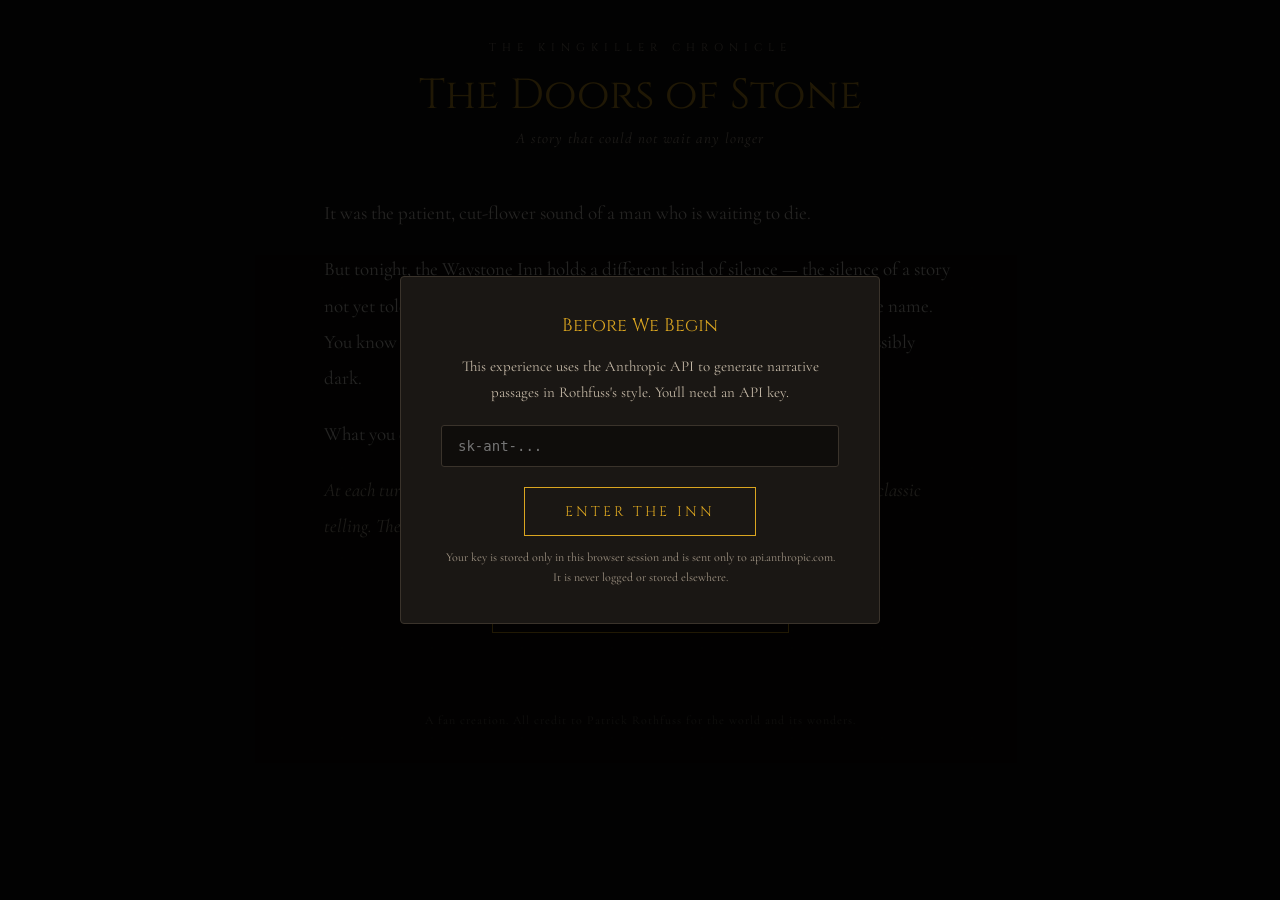
<file: projects/TheDoorsOfStone/kingkiller-book3.html>
<!DOCTYPE html>
<html lang="en">
<head>
<meta charset="UTF-8">
<meta name="viewport" content="width=device-width, initial-scale=1.0">
<title>The Doors of Stone — A Choose Your Own Adventure</title>
<link href="https://fonts.googleapis.com/css2?family=Cormorant+Garamond:ital,wght@0,300;0,400;0,500;0,600;0,700;1,300;1,400;1,500&display=swap" rel="stylesheet">
<link href="https://fonts.googleapis.com/css2?family=Cinzel:wght@400;500;600;700&display=swap" rel="stylesheet">
<style>
  *, *::before, *::after { box-sizing: border-box; margin: 0; padding: 0; }

  :root {
    --bg: #0f0d0b;
    --bg-card: #1a1714;
    --bg-card-hover: #242019;
    --border: #3a332b;
    --border-active: #b8860b;
    --gold: #daa520;
    --gold-light: #f0c75e;
    --gold-dim: #8b7425;
    --text: #e0d6c8;
    --text-mid: #c4b8a6;
    --text-dim: #a09484;
    --text-bright: #f5f0e8;
    --red: #c04040;
    --red-light: #e07070;
  }

  ::selection { background: var(--gold-dim); color: var(--text-bright); }

  body {
    background: var(--bg);
    color: var(--text);
    font-family: 'Cormorant Garamond', Garamond, Georgia, serif;
    min-height: 100vh;
    position: relative;
    overflow-x: hidden;
  }

  .bg-texture {
    position: fixed; inset: 0; opacity: 0.025; z-index: 0; pointer-events: none;
    background-image:
      radial-gradient(circle at 20% 50%, var(--gold) 1px, transparent 1px),
      radial-gradient(circle at 80% 20%, var(--gold) 1px, transparent 1px);
    background-size: 60px 60px, 90px 90px;
  }

  .container {
    max-width: 680px; margin: 0 auto; padding: 40px 24px 80px;
    position: relative; z-index: 1;
  }

  /* Typography */
  .label { font-family: 'Cinzel', serif; font-size: 11px; letter-spacing: 6px; text-transform: uppercase; color: var(--text-dim); }
  .label-sm { font-family: 'Cinzel', serif; font-size: 11px; letter-spacing: 4px; text-transform: uppercase; color: var(--text-dim); }
  .label-gold { font-family: 'Cinzel', serif; font-size: 11px; letter-spacing: 4px; text-transform: uppercase; color: var(--gold-dim); }

  h1 {
    font-family: 'Cinzel', serif; font-size: clamp(28px, 5vw, 42px);
    font-weight: 400; color: var(--gold); margin: 0 0 8px; line-height: 1.2;
    animation: flickerGlow 4s ease-in-out infinite;
  }
  h2 {
    font-family: 'Cinzel', serif; font-size: clamp(20px, 4vw, 28px);
    font-weight: 400; color: var(--gold-light); margin: 0 0 20px; line-height: 1.3;
  }
  h2.final {
    font-size: clamp(22px, 4vw, 32px); color: var(--gold); margin-bottom: 24px;
  }

  .subtitle { font-size: 15px; color: var(--text-mid); font-style: italic; letter-spacing: 1px; }
  .body-text { font-size: 19px; line-height: 1.9; font-weight: 400; color: var(--text-bright); }
  .body-text p { margin-bottom: 20px; }
  .context-text { font-size: 17px; line-height: 1.85; font-weight: 400; color: var(--text-bright); margin-bottom: 12px; }
  .question-text { font-size: 16px; color: var(--text-mid); font-style: italic; margin-bottom: 28px; }
  .italic-mid { color: var(--text-mid); font-style: italic; }

  /* Progress bar */
  .progress { display: flex; gap: 4px; margin-bottom: 40px; animation: fadeIn 0.6s ease-out; }
  .progress-pip { flex: 1; height: 3px; border-radius: 2px; background: var(--border); transition: background 0.5s ease; }
  .progress-pip.done { background: var(--gold); }
  .progress-pip.active { background: var(--gold-dim); }
  .progress-pip.active-bright { background: var(--gold-light); }

  /* Buttons */
  .btn {
    display: inline-block; padding: 14px 40px; background: transparent;
    border: 1px solid var(--gold); color: var(--gold);
    font-family: 'Cinzel', serif; font-size: 14px; letter-spacing: 3px;
    text-transform: uppercase; cursor: pointer; transition: all 0.3s ease;
    text-decoration: none;
  }
  .btn:hover { background: var(--gold); color: var(--bg); }
  .btn-center { display: block; margin: 40px auto 0; }
  .btn-dim { border-color: var(--border); color: var(--text-dim); }
  .btn-dim:hover { border-color: var(--text-dim); background: var(--border); color: var(--text-bright); }

  /* Choice cards */
  .choice-stack { display: flex; flex-direction: column; gap: 12px; }
  .choice-card {
    text-align: left; padding: 20px 24px;
    background: var(--bg-card); border: 1px solid var(--border);
    border-radius: 3px; cursor: pointer; transition: all 0.25s ease;
  }
  .choice-card:hover { background: var(--bg-card-hover); border-color: var(--border-active); }
  .choice-card .choice-label {
    font-family: 'Cinzel', serif; font-size: 13px; letter-spacing: 2px;
    color: var(--text-mid); margin-bottom: 8px; transition: color 0.25s ease;
  }
  .choice-card:hover .choice-label { color: var(--gold-light); }
  .choice-card .choice-desc {
    font-size: 16px; line-height: 1.75; color: var(--text); font-weight: 400; transition: color 0.25s ease;
  }
  .choice-card:hover .choice-desc { color: var(--text-bright); }

  /* Narrative block */
  .narrative {
    font-size: 18px; line-height: 2; font-weight: 400; color: var(--text-bright);
    border-left: 2px solid var(--gold-dim); padding-left: 24px; margin-bottom: 44px;
  }
  .narrative p { margin-bottom: 28px; }
  .narrative p:last-child { margin-bottom: 0; }

  /* Loading dots */
  .dots { display: flex; justify-content: center; gap: 8px; }
  .dot { width: 6px; height: 6px; border-radius: 50%; background: var(--gold); animation: dotPulse 1.4s ease-in-out infinite; }
  .dot:nth-child(2) { animation-delay: 0.2s; }
  .dot:nth-child(3) { animation-delay: 0.4s; }

  /* Error */
  .error-box {
    padding: 20px 28px; background: rgba(192,64,64,0.08);
    border: 1px solid var(--red); border-radius: 3px;
    color: var(--red-light); font-size: 16px; line-height: 1.7;
    max-width: 480px; margin: 0 auto 32px;
  }

  /* Summary */
  .summary-card {
    text-align: left; max-width: 540px; margin: 0 auto 44px;
    padding: 24px 28px; background: var(--bg-card);
    border: 1px solid var(--border); border-radius: 3px;
  }
  .summary-row {
    padding: 10px 0; border-bottom: 1px solid var(--border);
    font-size: 13px; color: var(--text-mid);
  }
  .summary-row:last-child { border-bottom: none; }
  .summary-arrow { color: var(--gold-dim); margin: 0 10px; }
  .summary-choice { font-size: 14px; color: var(--text-bright); font-weight: 500; }

  /* API key modal */
  .modal-overlay {
    position: fixed; inset: 0; background: rgba(0,0,0,0.85);
    display: flex; align-items: center; justify-content: center;
    z-index: 100;
  }
  .modal {
    background: var(--bg-card); border: 1px solid var(--border);
    border-radius: 4px; padding: 36px 40px; max-width: 480px; width: 90%;
    text-align: center;
  }
  .modal h3 {
    font-family: 'Cinzel', serif; font-size: 18px; color: var(--gold);
    margin-bottom: 16px; font-weight: 400;
  }
  .modal p { font-size: 15px; color: var(--text-mid); line-height: 1.7; margin-bottom: 20px; }
  .modal input {
    width: 100%; padding: 12px 16px; background: var(--bg);
    border: 1px solid var(--border); border-radius: 3px;
    color: var(--text-bright); font-family: monospace; font-size: 14px;
    margin-bottom: 20px; outline: none;
  }
  .modal input:focus { border-color: var(--gold-dim); }
  .modal .note { font-size: 12px; color: var(--text-dim); margin-top: 12px; line-height: 1.6; }

  /* Footer */
  footer { margin-top: 80px; text-align: center; font-size: 12px; color: var(--text-dim); letter-spacing: 1px; opacity: 0.6; }

  /* Utilities */
  .text-center { text-align: center; }
  .mb-6 { margin-bottom: 6px; }
  .mb-8 { margin-bottom: 8px; }
  .mb-16 { margin-bottom: 16px; }
  .mb-20 { margin-bottom: 20px; }
  .mb-28 { margin-bottom: 28px; }
  .mb-32 { margin-bottom: 32px; }
  .mb-48 { margin-bottom: 48px; }
  .hidden { display: none !important; }

  @keyframes fadeIn {
    from { opacity: 0; transform: translateY(12px); }
    to { opacity: 1; transform: translateY(0); }
  }
  @keyframes flickerGlow {
    0%, 100% { text-shadow: 0 0 8px rgba(218,165,32,0.3); }
    50% { text-shadow: 0 0 16px rgba(218,165,32,0.5), 0 0 32px rgba(218,165,32,0.15); }
  }
  @keyframes dotPulse {
    0%, 80%, 100% { opacity: 0.2; }
    40% { opacity: 1; }
  }
  .fade-in { animation: fadeIn 0.8s ease-out; }
  .fade-in-slow { animation: fadeIn 1s ease-out; }
</style>
</head>
<body>

<div class="bg-texture"></div>

<!-- API Key Modal -->
<div id="apiModal" class="modal-overlay">
  <div class="modal">
    <h3>Before We Begin</h3>
    <p>This experience uses the Anthropic API to generate narrative passages in Rothfuss's style. You'll need an API key.</p>
    <input type="password" id="apiKeyInput" placeholder="sk-ant-..." autocomplete="off">
    <button class="btn btn-center" onclick="saveApiKey()" style="margin-top:0">Enter the Inn</button>
    <div class="note">Your key is stored only in this browser session and is sent only to api.anthropic.com. It is never logged or stored elsewhere.</div>
  </div>
</div>

<div class="container" id="top">

  <!-- Header (always visible) -->
  <header class="text-center mb-48 fade-in-slow">
    <div class="label mb-16">The Kingkiller Chronicle</div>
    <h1>The Doors of Stone</h1>
    <div class="subtitle">A story that could not wait any longer</div>
  </header>

  <!-- Progress bar -->
  <div id="progressBar" class="progress hidden"></div>

  <!-- Phase: Intro -->
  <section id="phaseIntro" class="fade-in">
    <div class="body-text">
      <p>It was the patient, cut-flower sound of a man who is waiting to die.</p>
      <p>But tonight, the Waystone Inn holds a different kind of silence — the silence of a story
        not yet told. You know how it begins. You know the boy, the lute, the fire, the name.
        You know the University and the road and the woman whose hair was impossibly dark.</p>
      <p>What you don't know is how it ends.</p>
      <p class="italic-mid">At each turning of the hero's path, you will choose which way the story bends.
        The classic telling. The inversion. Or something stranger still.</p>
    </div>
    <button class="btn btn-center" onclick="startStory()">Begin the Third Day</button>
  </section>

  <!-- Phase: Choose -->
  <section id="phaseChoose" class="hidden fade-in"></section>

  <!-- Phase: Loading -->
  <section id="phaseLoading" class="hidden fade-in text-center" style="padding:80px 0">
    <div id="loadingStage" class="label-sm mb-20"></div>
    <div id="loadingChoice" style="font-size:18px;color:var(--text-mid);font-style:italic" class="mb-28"></div>
    <div class="dots"><div class="dot"></div><div class="dot"></div><div class="dot"></div></div>
    <div style="font-size:15px;color:var(--text-mid);margin-top:20px;font-style:italic">The story takes shape...</div>
    <div id="loadingStatus" style="font-size:12px;color:var(--text-dim);margin-top:12px;font-family:monospace"></div>
    <button class="btn btn-dim" style="margin-top:32px;padding:10px 28px;font-size:12px" onclick="cancelLoading()">Cancel</button>
  </section>

  <!-- Phase: Error -->
  <section id="phaseError" class="hidden fade-in text-center" style="padding:60px 0">
    <div id="errorStage" class="label-sm mb-20"></div>
    <div id="errorMessage" class="error-box"></div>
    <div style="display:flex;justify-content:center;gap:16px;flex-wrap:wrap">
      <button class="btn" onclick="retryGeneration()">Try Again</button>
      <button class="btn" onclick="goBackToChoose()">Choose Differently</button>
    </div>
  </section>

  <!-- Phase: Narrate -->
  <section id="phaseNarrate" class="hidden fade-in"></section>

  <!-- Phase: Complete -->
  <section id="phaseComplete" class="hidden fade-in-slow text-center" style="padding:20px 0"></section>

  <footer>A fan creation. All credit to Patrick Rothfuss for the world and its wonders.</footer>
</div>

<script>
// ===== DATA =====
const STAGES = [
  {
    id: 1, stage: "The Threshold Guardian",
    context: "Kvothe has returned to the University after his time in Vintas and among the Adem. He carries the weight of new names, new scars, and the growing certainty that the Chandrian are closer than anyone suspects. But the Masters have learned of his unauthorized use of the sleeping mind during his travels. He faces expulsion — or worse, the Arcanum's deeper judgment.",
    question: "How does Kvothe face the judgment of the University?",
    choices: [
      { label: "The Classic Beat", description: "Kvothe uses his wit and growing mastery to defend himself brilliantly, turning the trial into a triumph that cements his legend.", code: "classic" },
      { label: "The Rothfuss Inversion", description: "Kvothe wins the trial but loses something more important — the trust of someone who matters, or access to knowledge he desperately needs.", code: "inversion" },
      { label: "The Wild Path", description: "Kvothe deliberately lets himself be expelled, having realized the University itself is built on a lie about the Chandrian.", code: "wild" }
    ]
  },
  {
    id: 2, stage: "The Revelation of the Mentor",
    context: "The truth about Kvothe's mentors — Elodin, Kilvin, perhaps even the Cthaeh — begins to crystallize. Every teacher he's trusted has been shaping him toward something, and the pattern is finally becoming visible.",
    question: "What does Kvothe discover about those who've guided him?",
    choices: [
      { label: "The Classic Beat", description: "A mentor reveals they've been secretly protecting Kvothe all along, preparing him for a final confrontation with the Chandrian.", code: "classic" },
      { label: "The Rothfuss Inversion", description: "Kvothe realizes his mentors have been using him — not maliciously, but as a tool in a larger game he was never meant to understand.", code: "inversion" },
      { label: "The Wild Path", description: "Kvothe discovers that one of his mentors IS one of the Chandrian, hidden in plain sight for centuries.", code: "wild" }
    ]
  },
  {
    id: 3, stage: "The Descent into the Underworld",
    context: "Every hero must descend. For Kvothe, this means finally entering the place he's been circling since childhood — the heart of the mystery. The Doors of Stone stand before him, literal or metaphorical.",
    question: "How does Kvothe cross the threshold into the unknown?",
    choices: [
      { label: "The Classic Beat", description: "Kvothe opens the Doors of Stone through an act of supreme naming, entering the Fae realm or wherever the Chandrian's power originates.", code: "classic" },
      { label: "The Rothfuss Inversion", description: "The Doors of Stone are not a place but a state of mind — Kvothe breaks through into a deeper layer of naming that costs him part of himself.", code: "inversion" },
      { label: "The Wild Path", description: "Kvothe doesn't open the doors. Someone opens them from the other side, and what comes through changes everything.", code: "wild" }
    ]
  },
  {
    id: 4, stage: "The Sacred Marriage / Meeting with the Goddess",
    context: "Denna. Always Denna. Their story has been an orbit that never quite resolves — drawn together, pulled apart, each keeping secrets the other would die to know. In the hero's journey, this is the moment of union or ultimate understanding.",
    question: "How does Kvothe and Denna's story reach its crisis?",
    choices: [
      { label: "The Classic Beat", description: "Kvothe and Denna finally share their secrets. The truth binds them together, and their combined knowledge unlocks the path forward.", code: "classic" },
      { label: "The Rothfuss Inversion", description: "They share their secrets and it destroys them. Denna's patron is connected to the Chandrian, and knowing this makes them enemies.", code: "inversion" },
      { label: "The Wild Path", description: "Denna has known the truth about Kvothe's family all along. She's been writing a song not to hide the Chandrian — but to protect Kvothe from what he'd do if he understood.", code: "wild" }
    ]
  },
  {
    id: 5, stage: "Atonement with the Father",
    context: "Kvothe's father was murdered by the Chandrian. His entire quest has been shaped by that wound. But the hero's journey demands not revenge but understanding — reconciliation with the power of the father, whatever form that takes.",
    question: "How does Kvothe reckon with his father's legacy?",
    choices: [
      { label: "The Classic Beat", description: "Kvothe learns his father discovered the true name of the Chandrian's leader, and that knowledge — the song — is Kvothe's inheritance and weapon.", code: "classic" },
      { label: "The Rothfuss Inversion", description: "Kvothe learns his father knew the risks and chose to sing anyway, not out of ignorance but defiance. The atonement is accepting that his father chose art over safety — over family.", code: "inversion" },
      { label: "The Wild Path", description: "Arliden wasn't killed for what he discovered. He was killed for what he was about to become. The Chandrian recognized in him the same power now growing in Kvothe.", code: "wild" }
    ]
  },
  {
    id: 6, stage: "Apotheosis — The Death of the Hero",
    context: "The hero must die to be reborn. Every version of Kvothe's legend points toward a moment of transformation so complete that the person who emerges is fundamentally different from the one who entered. This is the pivot the entire trilogy has been building toward.",
    question: "What is Kvothe's symbolic death?",
    choices: [
      { label: "The Classic Beat", description: "Kvothe confronts the Chandrian directly and is broken — physically, mentally, magically — only to discover a deeper power within the wreckage.", code: "classic" },
      { label: "The Rothfuss Inversion", description: "Kvothe achieves his goal. He defeats his enemy. And the victory itself is what destroys him — because the legend of Kvothe Kingkiller is born from an act he can never undo.", code: "inversion" },
      { label: "The Wild Path", description: "Kvothe doesn't die. He kills a part of someone else — Denna, Sim, Wil, Auri — and the guilt becomes the death of who he was.", code: "wild" }
    ]
  },
  {
    id: 7, stage: "The Ultimate Boon",
    context: "After the death comes the gift — the thing the hero wins from the underworld, the treasure carried back. For a namer, for a musician, for a legend, what is the thing Kvothe brings back from the edge?",
    question: "What does Kvothe gain from his transformation?",
    choices: [
      { label: "The Classic Beat", description: "Kvothe learns the name of the wind fully and completely — not as a student but as a master. He gains the power to reshape the world.", code: "classic" },
      { label: "The Rothfuss Inversion", description: "The boon is knowledge he wishes he didn't have. He understands now why the Chandrian exist, and the answer makes simple heroism impossible.", code: "inversion" },
      { label: "The Wild Path", description: "Kvothe gains silence. He learns the name of silence — the third silence, the one that belongs to him — and it is both his greatest power and his prison.", code: "wild" }
    ]
  },
  {
    id: 8, stage: "The King Must Die",
    context: "He is called Kvothe the Kingkiller. We know it happens. We know it shatters the world and starts a war. But we don't know why, or which king, or whether the killing was murder, mercy, justice, or something worse.",
    question: "Why does Kvothe kill the king?",
    choices: [
      { label: "The Classic Beat", description: "The king is corrupted or controlled by the Chandrian, and Kvothe kills him to save the kingdom — a tragic but necessary act of heroism.", code: "classic" },
      { label: "The Rothfuss Inversion", description: "The king is good. Kvothe kills him because of a catastrophic misunderstanding — his cleverness, for once, leads him to exactly the wrong conclusion.", code: "inversion" },
      { label: "The Wild Path", description: "Kvothe kills the king to fulfill a promise. The king asked him to — because the alternative, what the king was becoming, was worse than death.", code: "wild" }
    ]
  },
  {
    id: 9, stage: "The Refusal of the Return",
    context: "The hero is supposed to return home bearing wisdom. But Kvothe doesn't return. He hides. He takes a new name, opens an inn in the middle of nowhere, and waits. The man who was Kvothe refuses to go back to the world.",
    question: "Why does Kvothe refuse to return?",
    choices: [
      { label: "The Classic Beat", description: "Kvothe is in hiding because powerful enemies are hunting him. The inn is a fortress disguised as a surrender.", code: "classic" },
      { label: "The Rothfuss Inversion", description: "Kvothe isn't hiding from enemies. He's hiding from the people who would follow him. He knows his legend causes more harm than his absence.", code: "inversion" },
      { label: "The Wild Path", description: "Kvothe locked something away — something dangerous, maybe himself — and the inn is the lock. Kote isn't a disguise. Kote is a cage.", code: "wild" }
    ]
  },
  {
    id: 10, stage: "The Resurrection — The Story Ends, or Begins Again",
    context: "Chronicler has come. Bast is scheming. The story is being told. Three days at the Waystone Inn, and on the third day, the story catches up to the present. The hero's journey demands a resurrection — but what form does it take for a man who has already buried himself?",
    question: "How does Kvothe's story end — or begin again?",
    choices: [
      { label: "The Classic Beat", description: "Telling his story reawakens Kvothe. By the end of the third day, he takes up his old name and walks back into the world, ready to face what he left behind.", code: "classic" },
      { label: "The Rothfuss Inversion", description: "The story doesn't save him. Telling it was the final letting go. But something else happens — the scrael, the war, a knock at the door — that forces Kote to become Kvothe one last time, not by choice but by necessity.", code: "inversion" },
      { label: "The Wild Path", description: "Kvothe finishes his story and Chronicler leaves. Nothing changes. Bast's plan fails. The inn is quiet. And then, in the last silence, Kvothe opens the chest.", code: "wild" }
    ]
  }
];

const SYSTEM_PROMPT = `You are a narrator channeling Patrick Rothfuss's prose style from The Kingkiller Chronicle. Write in Kvothe's first-person voice as he tells his story to Chronicler at the Waystone Inn.

Your prose should:
- Use Rothfuss's lyrical, rhythmic sentence structure
- Include sensory details and poetic metaphors
- Capture Kvothe's characteristic blend of arrogance and vulnerability
- Reference established lore naturally (sympathy, naming, the Arcanum, the Chandrian, etc.)
- Occasionally break the fourth wall with the frame narrative ("I need you to understand something before I continue...")
- Maintain the melancholic, reflective tone of a man looking back on his own legend

Write exactly 3-4 paragraphs. No headers, no bullets, no meta-commentary. Just story.

You are continuing the narrative of Book 3. The reader has made choices at each stage of the hero's journey. Honor those choices faithfully. Make the narrative feel inevitable, like this was always how the story was meant to go.`;

// ===== STATE =====
let apiKey = "";
let currentStage = 0;
let choices = [];
let lastNarrative = "";
let lastChoiceObj = null;

// ===== DOM HELPERS =====
const $ = id => document.getElementById(id);
const hide = id => $(id).classList.add("hidden");
const show = id => $(id).classList.remove("hidden");

function showPhase(phase) {
  ["phaseIntro","phaseChoose","phaseLoading","phaseError","phaseNarrate","phaseComplete"].forEach(hide);
  show("phase" + phase.charAt(0).toUpperCase() + phase.slice(1));
  $("top").scrollIntoView({ behavior: "smooth", block: "start" });
}

function renderProgress() {
  const bar = $("progressBar");
  bar.classList.remove("hidden");
  bar.innerHTML = STAGES.map((s, i) => {
    let cls = "progress-pip";
    if (i < currentStage) cls += " done";
    else if (i === currentStage) cls += " active-bright";
    return `<div class="${cls}"></div>`;
  }).join("");
}

// ===== API KEY =====
function saveApiKey() {
  const val = $("apiKeyInput").value.trim();
  if (!val) return;
  apiKey = val;
  hide("apiModal");
}

// ===== PHASE: INTRO → CHOOSE =====
function startStory() {
  currentStage = 0;
  choices = [];
  renderProgress();
  renderChoose();
}

// ===== PHASE: CHOOSE =====
function renderChoose() {
  const stage = STAGES[currentStage];
  const el = $("phaseChoose");
  el.innerHTML = `
    <div class="label-sm mb-8">Chapter ${stage.id} of 10</div>
    <h2>${stage.stage}</h2>
    <p class="context-text">${stage.context}</p>
    <p class="question-text">${stage.question}</p>
    <div class="choice-stack">
      ${stage.choices.map((c, i) => `
        <div class="choice-card" onclick="makeChoice(${i})" style="animation:fadeIn 0.5s ease-out ${i*0.12}s both">
          <div class="choice-label">${c.label}</div>
          <div class="choice-desc">${c.description}</div>
        </div>
      `).join("")}
    </div>
  `;
  showPhase("choose");
}

// ===== MAKE CHOICE → LOADING → API =====
function makeChoice(index) {
  const stage = STAGES[currentStage];
  const choice = stage.choices[index];
  lastChoiceObj = choice;
  choices.push({ stage: stage.stage, choice });

  // Show loading
  $("loadingStage").textContent = stage.stage;
  $("loadingChoice").textContent = choice.label;
  $("loadingStatus").textContent = "Sending request...";
  showPhase("loading");

  generateNarrative(stage, choice);
}

async function generateNarrative(stage, choice) {
  const prevSummary = choices.length > 1
    ? "\n\nPrevious choices in the story so far:\n" + choices.slice(0, -1).map(p => `- ${p.stage}: ${p.choice.description}`).join("\n")
    : "";

  const prompt = `${SYSTEM_PROMPT}

Current stage of the hero's journey: "${stage.stage}"
Context: ${stage.context}
The reader chose: "${choice.label}" — ${choice.description}
${prevSummary}

Write this moment of the story.`;

  const timeoutPromise = new Promise((_, reject) => {
    setTimeout(() => reject(new Error("TIMEOUT")), 45000);
  });

  const fetchPromise = (async () => {
    $("loadingStatus").textContent = "Waiting for response...";
    const resp = await fetch("https://api.anthropic.com/v1/messages", {
      method: "POST",
      headers: {
        "Content-Type": "application/json",
        "x-api-key": apiKey,
        "anthropic-version": "2023-06-01",
        "anthropic-dangerous-direct-browser-access": "true"
      },
      body: JSON.stringify({
        model: "claude-sonnet-4-20250514",
        max_tokens: 1000,
        messages: [{ role: "user", content: prompt }]
      })
    });
    $("loadingStatus").textContent = "Reading response...";
    const data = await resp.json();
    if (!resp.ok || data.error) {
      throw new Error(data.error?.message || `API returned ${resp.status}`);
    }
    return data;
  })();

  try {
    const data = await Promise.race([fetchPromise, timeoutPromise]);
    const text = data.content?.map(b => b.text || "").join("");
    if (!text) throw new Error("Empty response");
    lastNarrative = text;
    renderNarrate(text);
  } catch (err) {
    const msg = err.message === "TIMEOUT"
      ? "The story took too long to tell. Chronicler's pen ran dry."
      : "The story stumbled: " + err.message;
    showError(msg);
  }
}

// ===== LOADING CANCEL =====
function cancelLoading() {
  choices.pop();
  renderChoose();
}

// ===== ERROR =====
function showError(msg) {
  $("errorStage").textContent = STAGES[currentStage].stage;
  $("errorMessage").textContent = msg;
  showPhase("error");
}

function retryGeneration() {
  const stage = STAGES[currentStage];
  const choice = choices[choices.length - 1].choice;
  $("loadingStage").textContent = stage.stage;
  $("loadingChoice").textContent = choice.label;
  $("loadingStatus").textContent = "Sending request...";
  showPhase("loading");
  generateNarrative(stage, choice);
}

function goBackToChoose() {
  choices.pop();
  renderChoose();
}

// ===== NARRATE =====
function renderNarrate(text) {
  const stage = STAGES[currentStage];
  const lastChoice = choices[choices.length - 1];
  const paragraphs = text.split("\n\n").map((p, i) =>
    `<p style="animation:fadeIn 0.6s ease-out ${i*0.2}s both">${p}</p>`
  ).join("");

  const btnLabel = currentStage + 1 >= STAGES.length ? "Finish the Tale" : "Continue";

  $("phaseNarrate").innerHTML = `
    <div class="label-sm mb-6">${stage.stage}</div>
    <div style="font-size:14px;color:var(--text-mid);margin-bottom:28px;font-style:italic">${lastChoice.choice.label}</div>
    <div class="narrative">${paragraphs}</div>
    <button class="btn btn-center" onclick="advanceStory()">${btnLabel}</button>
  `;
  showPhase("narrate");
}

function advanceStory() {
  if (currentStage + 1 >= STAGES.length) {
    renderComplete();
  } else {
    currentStage++;
    renderProgress();
    renderChoose();
  }
}

// ===== COMPLETE =====
function renderComplete() {
  renderProgress();
  const rows = choices.map(c =>
    `<div class="summary-row">${c.stage}<span class="summary-arrow">→</span><span class="summary-choice">${c.choice.label}</span></div>`
  ).join("");

  $("phaseComplete").innerHTML = `
    <div class="label mb-20" style="letter-spacing:6px">The Third Day Ends</div>
    <h2 class="final">The Silence of Three Parts</h2>
    <p style="font-size:18px;line-height:1.85;color:var(--text-mid);max-width:520px;margin:0 auto 36px">
      You have told one version of the story. But there are others — there are always others.
      The Waystone Inn will be here when you return.
    </p>
    <div class="summary-card">
      <div class="label-sm mb-16" style="letter-spacing:3px">Your Path Through the Story</div>
      ${rows}
    </div>
    <button class="btn btn-center" onclick="restartStory()">Tell It Differently</button>
  `;
  showPhase("complete");
}

function restartStory() {
  currentStage = 0;
  choices = [];
  hide("progressBar");
  showPhase("intro");
}

// ===== INIT =====
// Enter key on API input
$("apiKeyInput").addEventListener("keydown", e => {
  if (e.key === "Enter") saveApiKey();
});
</script>
</body>
</html>
</file>
<file: styles.css>
/* ============================================
   JEFF STEVENSON — PORTFOLIO DESIGN SYSTEM
   ============================================ */

/* --- Fonts --- */
@import url('https://fonts.googleapis.com/css2?family=Source+Serif+4:ital,opsz,wght@0,8..60,300;0,8..60,400;0,8..60,600;0,8..60,700;1,8..60,300;1,8..60,400&family=Libre+Franklin:ital,wght@0,300;0,400;0,500;0,600;1,300;1,400&display=swap');

/* --- CSS Variables --- */
:root {
    /* Colors */
    --color-bg: #FAF8F5;
    --color-bg-alt: #F2EFEA;
    --color-surface: #FFFFFF;
    --color-text: #1A1A1A;
    --color-text-secondary: #5C5C5C;
    --color-text-muted: #8A8A8A;
    --color-accent: #2B5F3F;
    --color-accent-light: #3A7D54;
    --color-accent-dim: rgba(43, 95, 63, 0.08);
    --color-accent-medium: rgba(43, 95, 63, 0.15);
    --color-rule: rgba(26, 26, 26, 0.1);
    --color-rule-dark: rgba(26, 26, 26, 0.2);

    /* Typography */
    --font-display: 'Source Serif 4', Georgia, serif;
    --font-body: 'Libre Franklin', system-ui, sans-serif;

    /* Spacing */
    --space-xs: 0.5rem;
    --space-sm: 1rem;
    --space-md: 2rem;
    --space-lg: 4rem;
    --space-xl: 6rem;
    --space-2xl: 8rem;

    /* Layout */
    --max-width: 1200px;
    --content-width: 800px;
    --nav-height: 72px;
}

/* --- Reset --- */
*, *::before, *::after {
    margin: 0;
    padding: 0;
    box-sizing: border-box;
}

html {
    font-size: 16px;
    -webkit-font-smoothing: antialiased;
    -moz-osx-font-smoothing: grayscale;
    scroll-behavior: smooth;
}

body {
    background-color: var(--color-bg);
    color: var(--color-text);
    font-family: var(--font-body);
    font-weight: 300;
    line-height: 1.7;
    overflow-x: hidden;
}

img {
    max-width: 100%;
    display: block;
}

a {
    color: inherit;
    text-decoration: none;
}

/* --- Subtle grain overlay --- */
body::before {
    content: '';
    position: fixed;
    inset: 0;
    opacity: 0.025;
    background-image: url("data:image/svg+xml,%3Csvg viewBox='0 0 256 256' xmlns='http://www.w3.org/2000/svg'%3E%3Cfilter id='noise'%3E%3CfeTurbulence type='fractalNoise' baseFrequency='0.9' numOctaves='4' stitchTiles='stitch'/%3E%3C/filter%3E%3Crect width='100%25' height='100%25' filter='url(%23noise)'/%3E%3C/svg%3E");
    background-size: 256px 256px;
    pointer-events: none;
    z-index: 1000;
}

/* ============================================
   NAVIGATION
   ============================================ */
.nav {
    position: fixed;
    top: 0;
    left: 0;
    right: 0;
    height: var(--nav-height);
    display: flex;
    align-items: center;
    justify-content: space-between;
    padding: 0 clamp(1.5rem, 4vw, 3rem);
    background: rgba(250, 248, 245, 0.9);
    backdrop-filter: blur(12px);
    -webkit-backdrop-filter: blur(12px);
    border-bottom: 1px solid var(--color-rule);
    z-index: 500;
}

.nav-name {
    font-family: var(--font-display);
    font-size: 1.125rem;
    font-weight: 600;
    letter-spacing: -0.01em;
    color: var(--color-text);
}

.nav-name a:hover {
    color: var(--color-accent);
}

.nav-links {
    display: flex;
    gap: 2.25rem;
    list-style: none;
}

.nav-links a {
    font-family: var(--font-body);
    font-size: 0.8125rem;
    font-weight: 500;
    letter-spacing: 0.06em;
    text-transform: uppercase;
    color: var(--color-text-secondary);
    transition: color 0.3s ease;
    position: relative;
}

.nav-links a::after {
    content: '';
    position: absolute;
    bottom: -4px;
    left: 0;
    width: 0;
    height: 1.5px;
    background: var(--color-accent);
    transition: width 0.3s ease;
}

.nav-links a:hover {
    color: var(--color-accent);
}

.nav-links a:hover::after {
    width: 100%;
}

.nav-links a.active {
    color: var(--color-accent);
}

.nav-links a.active::after {
    width: 100%;
}

/* Mobile nav toggle */
.nav-toggle {
    display: none;
    flex-direction: column;
    gap: 5px;
    cursor: pointer;
    padding: 4px;
    background: none;
    border: none;
}

.nav-toggle span {
    display: block;
    width: 24px;
    height: 1.5px;
    background: var(--color-text);
    transition: all 0.3s ease;
}

/* ============================================
   SHARED COMPONENTS
   ============================================ */

/* Section label */
.section-label {
    font-family: var(--font-body);
    font-size: 0.6875rem;
    font-weight: 500;
    letter-spacing: 0.18em;
    text-transform: uppercase;
    color: var(--color-accent);
    margin-bottom: 1.5rem;
}

.section-label::before {
    content: '';
    display: inline-block;
    width: 20px;
    height: 1.5px;
    background: var(--color-accent);
    vertical-align: middle;
    margin-right: 0.75rem;
}

/* Section heading */
.section-heading {
    font-family: var(--font-display);
    font-size: clamp(2rem, 4vw, 3rem);
    font-weight: 400;
    line-height: 1.15;
    letter-spacing: -0.02em;
    color: var(--color-text);
    margin-bottom: 1.5rem;
}

/* Button styles */
.btn {
    display: inline-flex;
    align-items: center;
    gap: 0.5rem;
    font-family: var(--font-body);
    font-size: 0.8125rem;
    font-weight: 500;
    letter-spacing: 0.08em;
    text-transform: uppercase;
    padding: 0.875rem 2rem;
    border: 1.5px solid var(--color-rule-dark);
    background: transparent;
    color: var(--color-text);
    cursor: pointer;
    transition: all 0.35s ease;
    position: relative;
    overflow: hidden;
}

.btn::before {
    content: '';
    position: absolute;
    inset: 0;
    background: var(--color-accent);
    transform: scaleX(0);
    transform-origin: left;
    transition: transform 0.35s ease;
    z-index: 0;
}

.btn:hover::before {
    transform: scaleX(1);
}

.btn:hover {
    border-color: var(--color-accent);
    color: #fff;
}

.btn span,
.btn svg {
    position: relative;
    z-index: 1;
}

.btn--primary {
    background: var(--color-accent);
    border-color: var(--color-accent);
    color: #fff;
}

.btn--primary::before {
    background: var(--color-accent-light);
}

.btn-arrow {
    width: 16px;
    height: 16px;
    transition: transform 0.3s ease;
}

.btn:hover .btn-arrow {
    transform: translateX(3px);
}

/* Container */
.container {
    max-width: var(--max-width);
    margin: 0 auto;
    padding: 0 clamp(1.5rem, 4vw, 3rem);
}

/* ============================================
   FOOTER
   ============================================ */
.footer {
    border-top: 1px solid var(--color-rule);
    padding: var(--space-lg) 0;
    margin-top: var(--space-2xl);
}

.footer-inner {
    max-width: var(--max-width);
    margin: 0 auto;
    padding: 0 clamp(1.5rem, 4vw, 3rem);
    display: flex;
    justify-content: space-between;
    align-items: flex-start;
    gap: 2rem;
}

.footer-left {}

.footer-name {
    font-family: var(--font-display);
    font-size: 1rem;
    font-weight: 600;
    margin-bottom: 0.5rem;
}

.footer-tagline {
    font-size: 0.875rem;
    color: var(--color-text-muted);
}

.footer-links {
    display: flex;
    gap: 2rem;
    list-style: none;
}

.footer-links a {
    font-size: 0.8125rem;
    font-weight: 400;
    color: var(--color-text-secondary);
    transition: color 0.3s ease;
}

.footer-links a:hover {
    color: var(--color-accent);
}

.footer-bottom {
    max-width: var(--max-width);
    margin: 0 auto;
    padding: var(--space-md) clamp(1.5rem, 4vw, 3rem) 0;
    margin-top: var(--space-md);
    border-top: 1px solid var(--color-rule);
}

.footer-copyright {
    font-size: 0.75rem;
    color: var(--color-text-muted);
    letter-spacing: 0.04em;
}

/* ============================================
   ANIMATIONS
   ============================================ */
.fade-in {
    opacity: 0;
    transform: translateY(20px);
    transition: opacity 0.7s ease, transform 0.7s ease;
}

.fade-in.visible {
    opacity: 1;
    transform: translateY(0);
}

/* Stagger delays */
.fade-in.delay-1 { transition-delay: 0.1s; }
.fade-in.delay-2 { transition-delay: 0.2s; }
.fade-in.delay-3 { transition-delay: 0.3s; }
.fade-in.delay-4 { transition-delay: 0.4s; }
.fade-in.delay-5 { transition-delay: 0.5s; }

/* ============================================
   RESPONSIVE
   ============================================ */
@media (max-width: 768px) {
    :root {
        --nav-height: 64px;
    }

    .nav-links {
        display: none;
        position: fixed;
        top: var(--nav-height);
        left: 0;
        right: 0;
        background: rgba(250, 248, 245, 0.98);
        backdrop-filter: blur(12px);
        flex-direction: column;
        padding: 2rem clamp(1.5rem, 4vw, 3rem);
        gap: 1.5rem;
        border-bottom: 1px solid var(--color-rule);
    }

    .nav-links.open {
        display: flex;
    }

    .nav-toggle {
        display: flex;
    }

    .footer-inner {
        flex-direction: column;
    }
}
</file>
